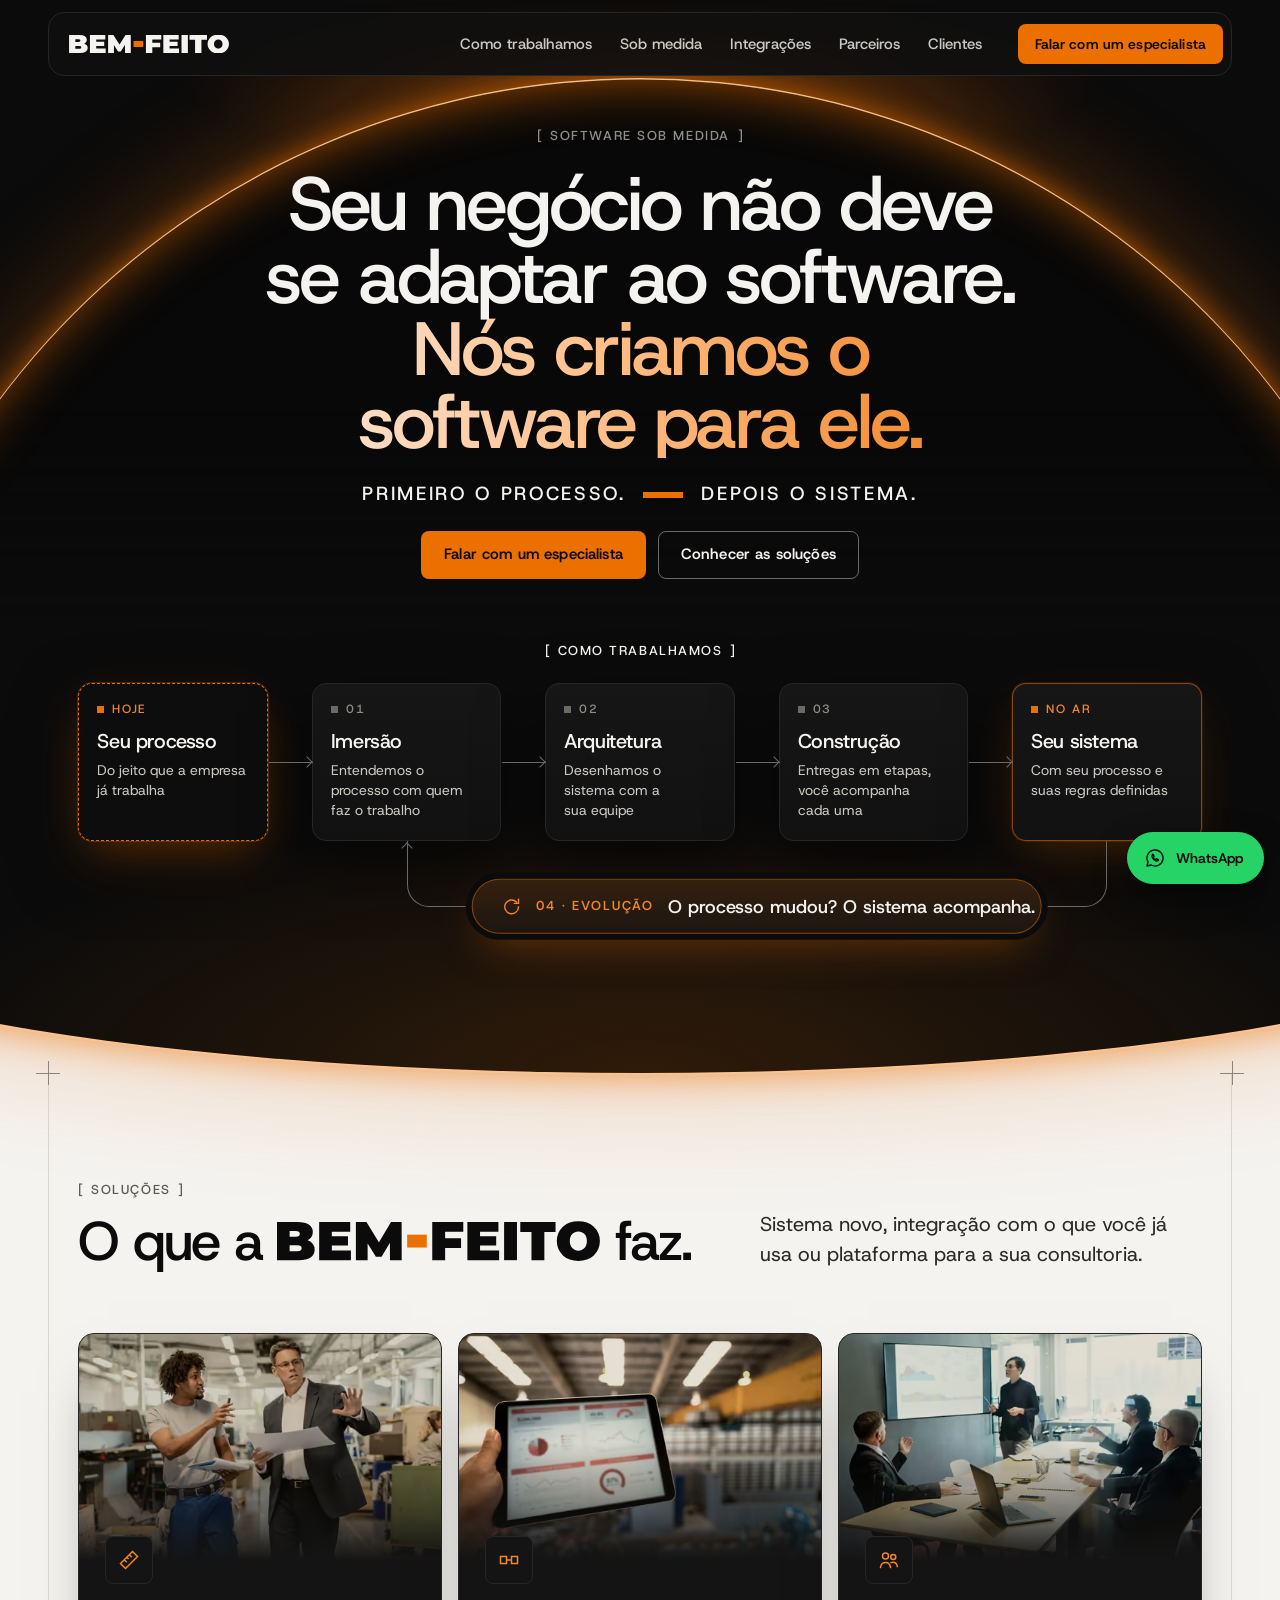
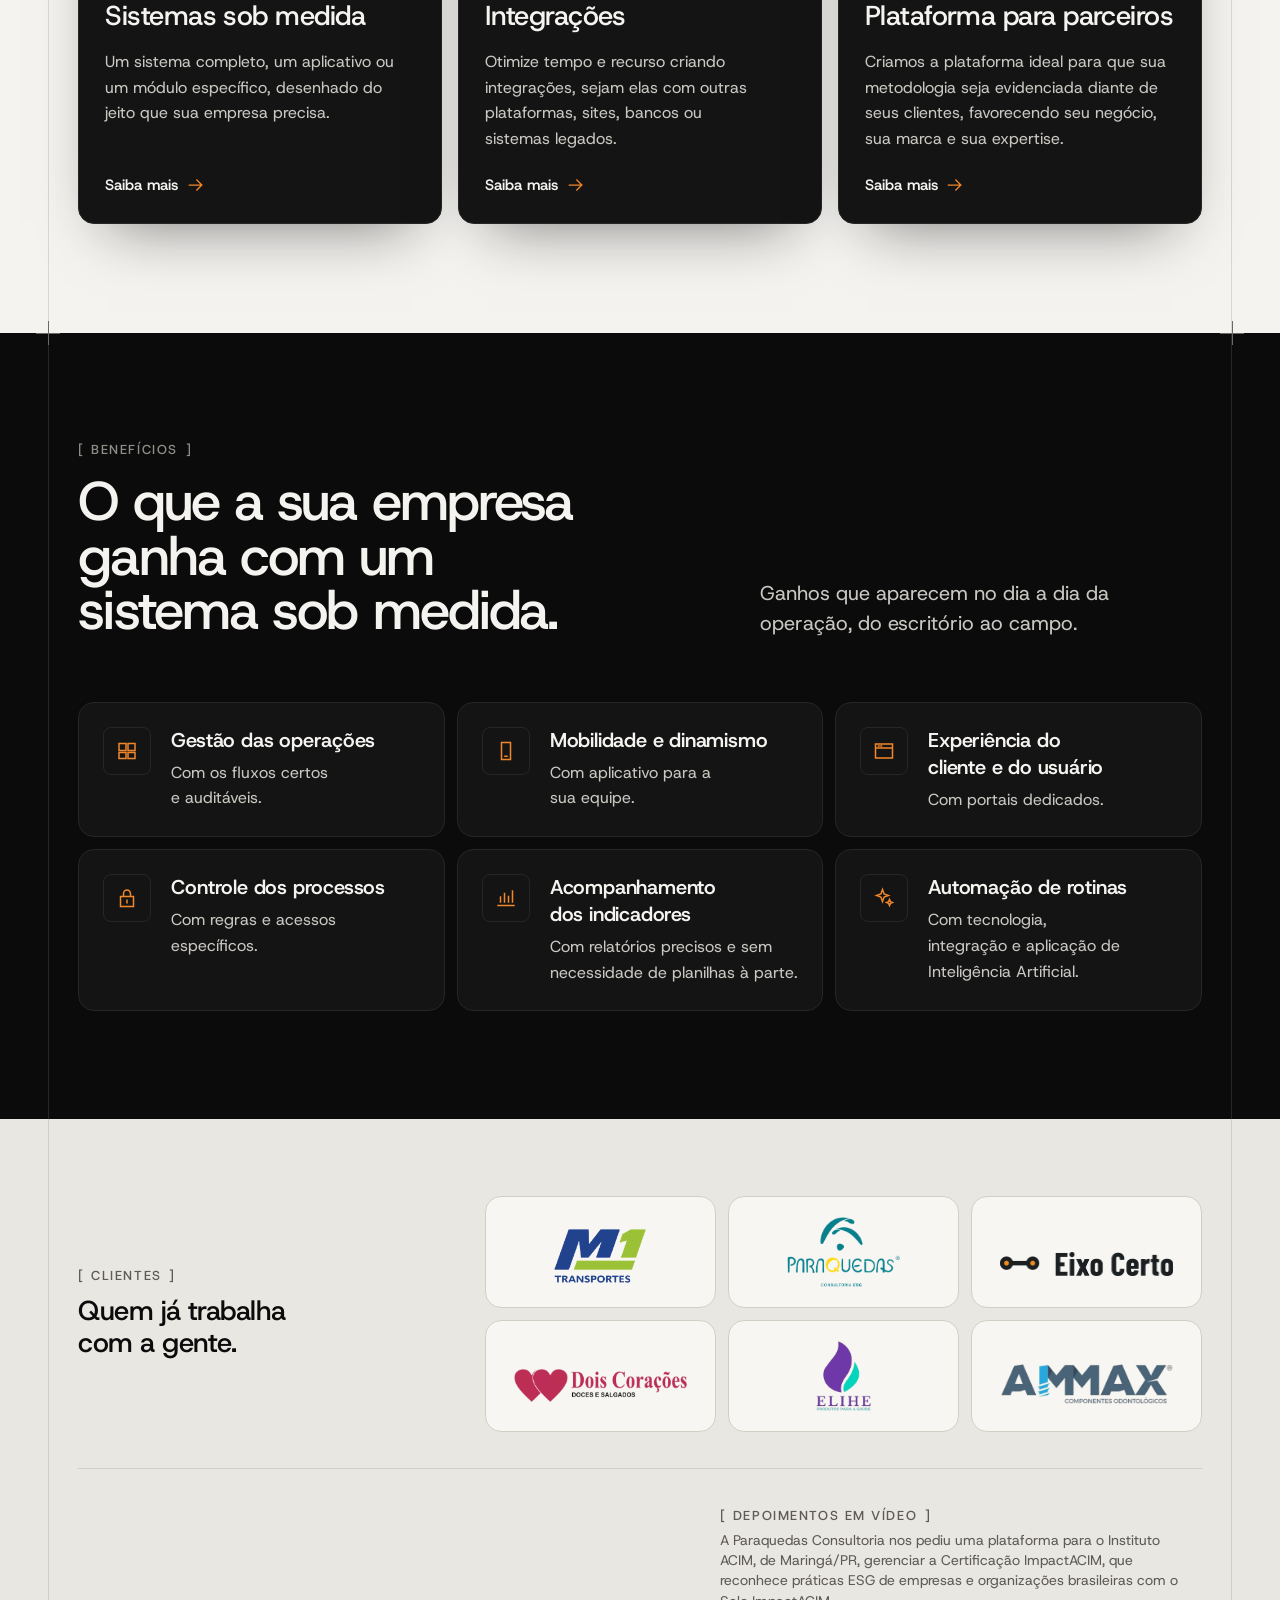
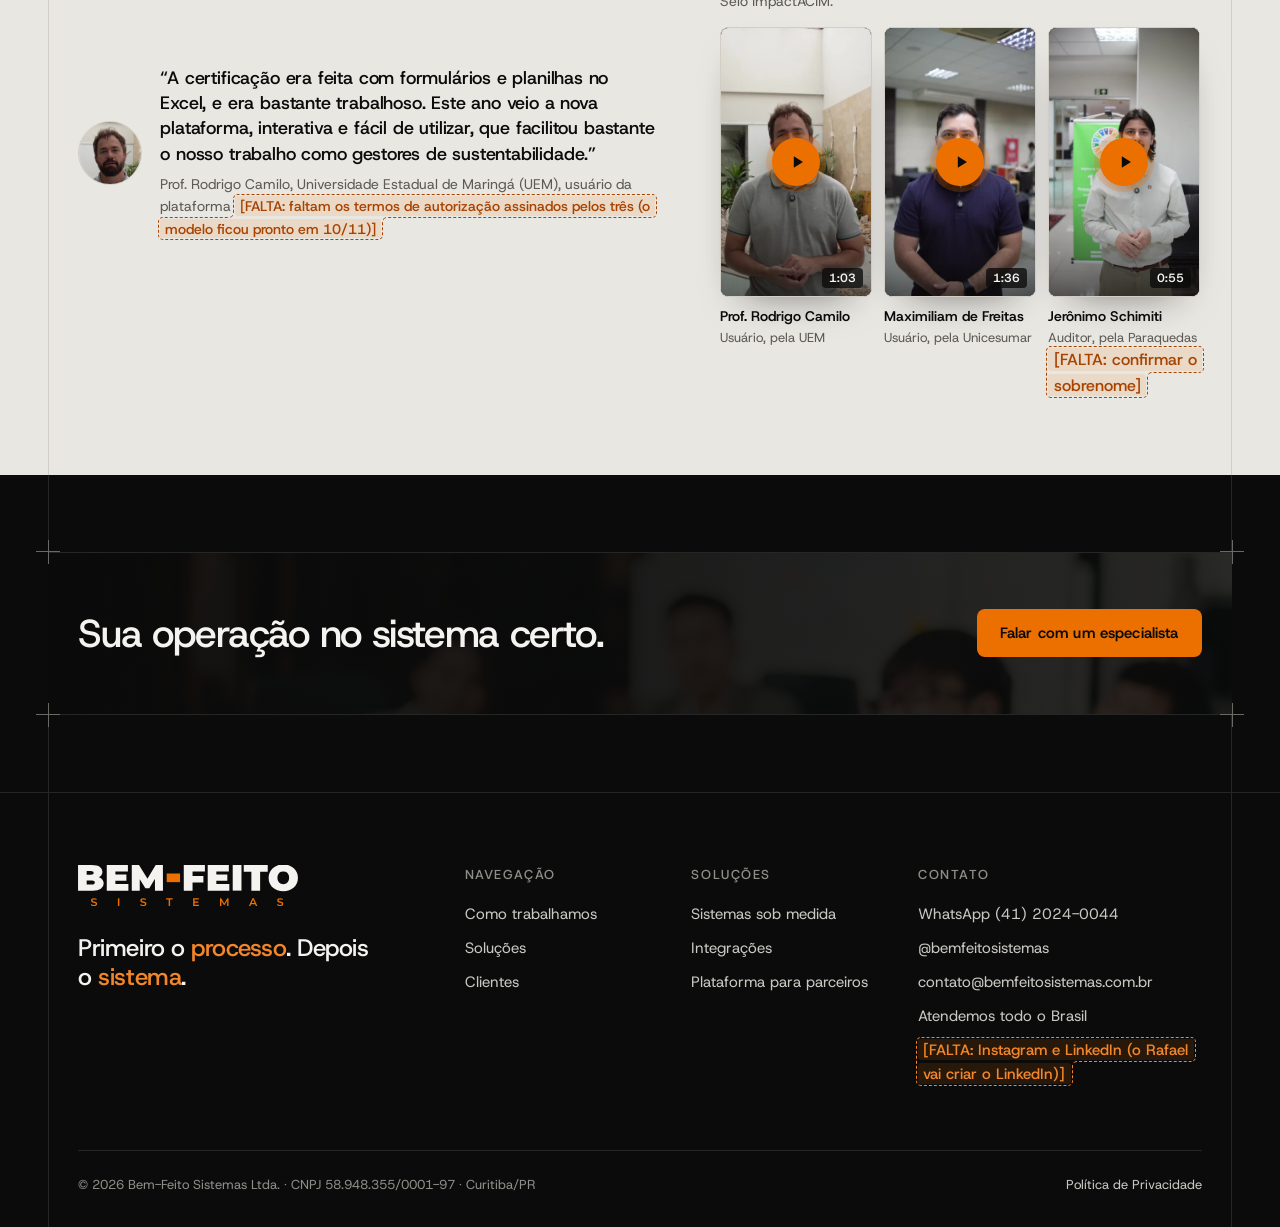
<file: index.html>
<!doctype html>
<html lang="pt-BR">
<head>
<meta charset="utf-8">
<meta name="viewport" content="width=device-width, initial-scale=1, viewport-fit=cover">
<title>Software sob medida em Curitiba | Bem-Feito Sistemas</title>
<meta name="description" content="Sistemas sob medida, integração com os sistemas que você já usa e plataforma para consultorias parceiras. Primeiro o processo, depois o sistema.">
<link rel="canonical" href="https://www.bemfeitosistemas.com.br/">
<meta name="theme-color" content="#0b0b0b">
<link rel="icon" href="favicon.svg" type="image/svg+xml">
<link rel="icon" href="favicon-32.png" sizes="32x32" type="image/png">
<link rel="apple-touch-icon" href="apple-touch-icon.png">
<link rel="manifest" href="site.webmanifest">
<meta property="og:type" content="website">
<meta property="og:locale" content="pt_BR">
<meta property="og:site_name" content="Bem-Feito Sistemas">
<meta property="og:title" content="Software sob medida em Curitiba | Bem-Feito Sistemas">
<meta property="og:description" content="Sistemas sob medida, integração com os sistemas que você já usa e plataforma para consultorias parceiras. Primeiro o processo, depois o sistema.">
<meta property="og:url" content="https://www.bemfeitosistemas.com.br/">
<meta property="og:image" content="https://www.bemfeitosistemas.com.br/assets/img/og-bem-feito.jpg">
<meta property="og:image:width" content="1200">
<meta property="og:image:height" content="630">
<meta name="twitter:card" content="summary_large_image">
<link rel="preload" href="assets/fonts/host-grotesk-400-600.woff2" as="font" type="font/woff2" crossorigin>
<link rel="stylesheet" href="assets/css/site.css">
<script>(function(h){h.classList.add('js');if(!/(^|\.)bemfeitosistemas\.com\.br$/.test(location.hostname))h.classList.add('previa');})(document.documentElement);</script>
<script src="assets/js/site.js" defer></script>
<script src="assets/js/eclipse.js" defer></script>
<script type="application/ld+json">{"@context": "https://schema.org", "@type": "Organization", "name": "Bem-Feito Sistemas", "legalName": "Bem-Feito Sistemas Ltda.", "url": "https://www.bemfeitosistemas.com.br/", "logo": "https://www.bemfeitosistemas.com.br/assets/img/icone-b-512.png", "taxID": "58.948.355/0001-97", "address": {"@type": "PostalAddress", "addressLocality": "Curitiba", "addressRegion": "PR", "addressCountry": "BR"}, "areaServed": "BR", "slogan": "Primeiro o processo. Depois o sistema.", "description": "Sistemas sob medida, integração com os sistemas que a empresa já usa e plataforma para consultorias parceiras."}</script>
</head>
<body>
<svg width="0" height="0" style="position:absolute" aria-hidden="true" focusable="false">
  <symbol id="i-seta" viewBox="0 0 24 24"><path d="M4 12h15M13 6l6 6-6 6"/></symbol>
  <symbol id="i-chev" viewBox="0 0 24 24"><path d="M6 9.5l6 6 6-6"/></symbol>
  <symbol id="i-menu" viewBox="0 0 24 24"><path d="M4 7h16M4 12h16M4 17h16"/></symbol>
  <symbol id="i-fechar" viewBox="0 0 24 24"><path d="M6 6l12 12M18 6L6 18"/></symbol>
  <symbol id="i-zap" viewBox="0 0 24 24"><path d="M12 3.25a8.75 8.75 0 0 0-7.6 13.08L3.25 20.75l4.53-1.1A8.75 8.75 0 1 0 12 3.25z"/><path d="M9.1 8.3c.25-.5.75-.5 1 0l.75 1.6c.12.28.05.58-.18.8l-.55.5c.5 1.1 1.35 1.95 2.45 2.45l.5-.55c.22-.23.52-.3.8-.18l1.6.75c.5.25.5.75 0 1-.75.6-1.65.8-2.55.5a6.6 6.6 0 0 1-4.12-4.12c-.3-.9-.1-1.8.3-2.25z"/></symbol>
  <symbol id="i-regua" viewBox="0 0 24 24"><path d="M3.5 15.5l12-12 5 5-12 12z M7.25 11.75l2 2 M9.75 9.25l1.25 1.25 M12.25 6.75l2 2"/></symbol>
  <symbol id="i-elo" viewBox="0 0 24 24"><path d="M3.5 8.5h6v7h-6z M14.5 8.5h6v7h-6z M9.5 12h5"/></symbol>
  <symbol id="i-parceiro" viewBox="0 0 24 24"><circle cx="8.5" cy="8" r="3"/><circle cx="16.25" cy="9" r="2.5"/><path d="M3.5 19.5c.4-3.3 2.4-5 5-5s4.6 1.7 5 5 M14 14.6c.6-.2 1.3-.3 2-.3 2.2 0 3.9 1.5 4.3 4.2"/></symbol>
  <symbol id="i-codigo" viewBox="0 0 24 24"><path d="M8.5 7l-5 5 5 5 M15.5 7l5 5-5 5 M13.5 4.5l-3 15"/></symbol>
  <symbol id="i-servidor" viewBox="0 0 24 24"><path d="M4 4.5h16v6H4z M4 13.5h16v6H4z M7.5 7.5h1 M7.5 16.5h1"/></symbol>
  <symbol id="i-laco" viewBox="0 0 24 24"><path d="M19.5 12a7.5 7.5 0 1 1-2.2-5.3 M19.5 3.75v4.5H15"/></symbol>
  <symbol id="i-erp" viewBox="0 0 24 24"><path d="M4 4.5h7v7H4z M13 4.5h7v7h-7z M4 13.5h7v6H4z M13 13.5h7v6h-7z"/></symbol>
  <symbol id="i-nota" viewBox="0 0 24 24"><path d="M6.5 3.5h8l4 4v13h-12z M14.5 3.5v4h4 M9 12h6 M9 15.5h6"/></symbol>
  <symbol id="i-financeiro" viewBox="0 0 24 24"><path d="M4 19.5h16 M6.5 16v-5 M10.5 16V7.5 M14.5 16v-5.5 M18.5 16V5"/></symbol>
  <symbol id="i-ouvidoria" viewBox="0 0 24 24"><path d="M4 5.5h16v10H10l-4.5 3.5v-3.5H4z M8 9.5h8 M8 12.5h5"/></symbol>
  <symbol id="i-360" viewBox="0 0 24 24"><path d="M19.5 12a7.5 7.5 0 1 1-2.2-5.3 M19.5 3.75v4.5H15"/><circle cx="12" cy="10.5" r="2.25"/><path d="M8.25 16.25c.6-1.7 2-2.6 3.75-2.6s3.15.9 3.75 2.6"/></symbol>
  <symbol id="i-esg" viewBox="0 0 24 24"><path d="M5 19.5c0-7.5 4.5-12.5 14.5-14.5-1 9-6 14-14.5 14.5z M5 19.5l7.5-7.5"/></symbol>
  <symbol id="i-banco" viewBox="0 0 24 24"><path d="M3.5 9.5L12 4.5l8.5 5 M5.5 10.5v7 M9.83 10.5v7 M14.17 10.5v7 M18.5 10.5v7 M3.5 19.5h17"/></symbol>
  <symbol id="i-processo" viewBox="0 0 24 24"><path d="M3.5 4h6v5h-6z M14.5 15h6v5h-6z M6.5 9v8.5h8 M11.5 15l3 2.5-3 2.5"/></symbol>
  <symbol id="i-sinc" viewBox="0 0 24 24"><path d="M4.5 10a7.5 7.5 0 0 1 13.2-3.6L19.5 8.5 M19.5 4v4.5H15 M19.5 14a7.5 7.5 0 0 1-13.2 3.6L4.5 15.5 M4.5 20v-4.5H9"/></symbol>
  <symbol id="i-local" viewBox="0 0 24 24"><path d="M12 21s-6.5-6.2-6.5-11a6.5 6.5 0 0 1 13 0c0 4.8-6.5 11-6.5 11z"/><circle cx="12" cy="10" r="2.25"/></symbol>
  <symbol id="i-celular" viewBox="0 0 24 24"><path d="M7.5 3.5h9v17h-9z M11 17.25h2"/></symbol>
  <symbol id="i-portal" viewBox="0 0 24 24"><path d="M3.5 5h17v14h-17z M3.5 9h17 M6.5 7h.5 M9 7h.5"/></symbol>
  <symbol id="i-play" viewBox="0 0 24 24"><path d="M8.5 5.75v12.5L18.5 12z"/></symbol>
  <symbol id="i-ia" viewBox="0 0 24 24"><path d="M10.5 3.5l1.6 4.4 4.4 1.6-4.4 1.6-1.6 4.4-1.6-4.4-4.4-1.6 4.4-1.6z M17.5 13.5l.9 2.1 2.1.9-2.1.9-.9 2.1-.9-2.1-2.1-.9 2.1-.9z"/></symbol>
  <symbol id="i-cadeado" viewBox="0 0 24 24"><path d="M5.5 10.5h13v10h-13z M8.5 10.5V7.5a3.5 3.5 0 0 1 7 0v3 M12 14.25v2.5"/></symbol>
</svg>

<a class="pular" href="#conteudo">Pular para o conteúdo</a>

<header class="topo" id="topo">
  <div class="envolve">
    <div class="topo__barra">
      <a class="topo__logo" href="./" aria-label="Bem-Feito Sistemas, página inicial">
        <img src="assets/img/bem-feito-compacta-escuro.svg" width="160" height="19" alt="Bem-Feito">
      </a>
      <nav class="nav" aria-label="Principal">
        <ul role="list">
          <li><a href="#metodo">Como trabalhamos</a></li>
          <li><a href="sob-medida/">Sob medida</a></li>
          <li><a href="integracoes/">Integrações</a></li>
          <li><a href="parceiros/">Parceiros</a></li>
          <li><a href="#clientes">Clientes</a></li>
        </ul>
      </nav>
      <div class="topo__acoes">
        <a class="btn btn--pri btn--p" href="https://wa.me/554120240044?text=Ol%C3%A1%2C%20vim%20pelo%20site%20da%20Bem-Feito." target="_blank" rel="noopener" data-evento="whatsapp_click" data-local="topo">Falar com um especialista</a>
      </div>
      <button class="topo__menu" type="button" aria-expanded="false" aria-controls="menu"><span>Menu</span><svg class="i" aria-hidden="true"><use href="#i-menu"/></svg></button>
    </div>
  </div>
</header>

<div class="menu" id="menu" hidden>
  <nav aria-label="Menu">
    <ul role="list">
          <li><a href="#metodo">Como trabalhamos <svg class="i" aria-hidden="true"><use href="#i-seta"/></svg></a></li>
          <li><a href="sob-medida/">Sob medida <svg class="i" aria-hidden="true"><use href="#i-seta"/></svg></a></li>
          <li><a href="integracoes/">Integrações <svg class="i" aria-hidden="true"><use href="#i-seta"/></svg></a></li>
          <li><a href="parceiros/">Parceiros <svg class="i" aria-hidden="true"><use href="#i-seta"/></svg></a></li>
          <li><a href="#clientes">Clientes <svg class="i" aria-hidden="true"><use href="#i-seta"/></svg></a></li>
    </ul>
  </nav>
  <div class="acoes">
    <a class="btn btn--pri" href="https://wa.me/554120240044?text=Ol%C3%A1%2C%20vim%20pelo%20site%20da%20Bem-Feito." target="_blank" rel="noopener" data-evento="whatsapp_click" data-local="menu">Falar com um especialista</a>
  </div>
</div>

<main id="conteudo">

  <!-- 1. Topo: quem somos em uma frase + como trabalhamos (do processo ao sistema) -->
  <section class="cupula heroi" aria-labelledby="heroi-titulo">
    <div class="heroi__topo">
      <!-- planeta atrás do texto do topo (globo em 3D; sem WebGL, o planeta em CSS) -->
      <div class="heroi__planeta" data-eclipse aria-hidden="true"><div class="horizonte"></div></div>
      <div class="envolve heroi__texto">
        <p class="colchete">Software sob medida</p>
        <h1 class="t-display" id="heroi-titulo">Seu negócio não deve se adaptar ao software. <span class="degrade">Nós criamos o software para ele.</span></h1>
        <p class="frase"><span>Primeiro o processo.</span><span class="frase__barra" aria-hidden="true"></span><span>Depois o sistema.</span></p>
        <div class="acoes">
          <a class="btn btn--pri" href="https://wa.me/554120240044?text=Ol%C3%A1%2C%20vim%20pelo%20site%20da%20Bem-Feito." target="_blank" rel="noopener" data-evento="whatsapp_click" data-local="heroi">Falar com um especialista</a>
          <a class="btn btn--sec" href="#solucoes">Conhecer as soluções</a>
        </div>
      </div>
    </div>

    <div class="heroi__palco">
      <div class="envolve">
        <div class="fluxo-bloco" id="metodo">
          <h2 class="colchete fluxo-bloco__rotulo">Como trabalhamos</h2>
          <ol class="fluxo" role="list" data-fluxo>
            <li class="fluxo__no fluxo__no--processo">
              <p class="fluxo__tag">Hoje</p>
              <h3 class="fluxo__titulo">Seu processo</h3>
              <p class="fluxo__txt">Do jeito que a empresa já trabalha</p>
            </li>
            <li class="fluxo__no">
              <p class="fluxo__tag">01</p>
              <h3 class="fluxo__titulo">Imersão</h3>
              <p class="fluxo__txt">Entendemos o processo com quem faz o trabalho</p>
            </li>
            <li class="fluxo__no">
              <p class="fluxo__tag">02</p>
              <h3 class="fluxo__titulo">Arquitetura</h3>
              <p class="fluxo__txt">Desenhamos o sistema com a sua equipe</p>
            </li>
            <li class="fluxo__no">
              <p class="fluxo__tag">03</p>
              <h3 class="fluxo__titulo">Construção</h3>
              <p class="fluxo__txt">Entregas em etapas, você acompanha cada uma</p>
            </li>
            <li class="fluxo__no fluxo__no--sistema">
              <p class="fluxo__tag">No ar</p>
              <h3 class="fluxo__titulo">Seu sistema</h3>
              <p class="fluxo__txt">Com seu processo e suas regras definidas</p>
            </li>
            <li class="fluxo__laco"><p><svg class="i" aria-hidden="true"><use href="#i-laco"/></svg><b>04 · Evolução</b> <span>O processo mudou? O sistema acompanha.</span></p></li>
          </ol>
        </div>
      </div>
    </div>
  </section>

  <!-- 2. Soluções: cada cartão leva à sua página -->
  <section class="secao claro linhas" id="solucoes" aria-labelledby="solucoes-titulo">
    <span class="cruz cruz--te" aria-hidden="true"></span><span class="cruz cruz--td" aria-hidden="true"></span>
    <div class="envolve">
      <div class="cab">
        <div class="cab__titulo">
          <p class="colchete">Soluções</p>
          <h2 class="t-secao" id="solucoes-titulo">O que a <svg class="marca-em-linha" viewBox="5.70 -70.00 591.90 70.00" role="img" aria-label="Bem-Feito" focusable="false"><g fill="currentColor"><path d="M5.7 0.0V-70.0H43.1Q57.6 -70.0 64.5 -64.85Q71.4 -59.7 71.4 -51.7Q71.4 -46.400000000000006 68.45 -42.25Q65.5 -38.1 59.900000000000006 -35.7Q54.300000000000004 -33.300000000000004 46.1 -33.300000000000004L48.1 -38.7Q56.300000000000004 -38.7 62.25 -36.400000000000006Q68.2 -34.1 71.45 -29.75Q74.7 -25.400000000000002 74.7 -19.3Q74.7 -10.200000000000001 67.15 -5.1000000000000005Q59.6 0.0 45.1 0.0ZM28.900000000000002 -16.5H43.1Q47.0 -16.5 48.95 -17.9Q50.900000000000006 -19.3 50.900000000000006 -22.0Q50.900000000000006 -24.700000000000003 48.95 -26.1Q47.0 -27.5 43.1 -27.5H27.3V-43.1H39.900000000000006Q43.900000000000006 -43.1 45.75 -44.45Q47.6 -45.800000000000004 47.6 -48.300000000000004Q47.6 -50.900000000000006 45.75 -52.2Q43.900000000000006 -53.5 39.900000000000006 -53.5H28.900000000000002Z"/><path d="M83.00000000000001 0.0V-70.0H139.9V-52.2H106.20000000000002V-17.8H141.20000000000002V0.0ZM104.60000000000001 -27.0V-44.0H135.8V-27.0Z"/><path d="M150.3 0.0V-70.0H169.70000000000002L197.70000000000002 -24.3H187.50000000000003L214.70000000000005 -70.0H234.10000000000002L234.3 0.0H212.8L212.60000000000002 -37.6H216.00000000000003L197.40000000000003 -6.300000000000001H187.00000000000003L167.60000000000002 -37.6H171.8V0.0Z"/><path transform="translate(284.60 0)" d="M5.7 0.0V-70.0H62.6V-52.2H29.3V0.0ZM27.700000000000003 -22.400000000000002V-40.2H58.5V-22.400000000000002Z"/><path transform="translate(284.60 0)" d="M70.10000000000001 0.0V-70.0H127.0V-52.2H93.30000000000001V-17.8H128.3V0.0ZM91.7 -27.0V-44.0H122.9V-27.0Z"/><path transform="translate(284.60 0)" d="M137.39999999999998 0.0V-70.0H161.0V0.0Z"/><path transform="translate(284.60 0)" d="M187.6 0.0V-51.7H167.1V-70.0H231.7V-51.7H211.2V0.0Z"/><path transform="translate(284.60 0)" d="M273.6 1.6Q265.0 1.6 257.75 -1.1Q250.5 -3.8000000000000003 245.2 -8.75Q239.9 -13.700000000000001 236.95 -20.400000000000002Q234.0 -27.1 234.0 -35.0Q234.0 -43.0 236.95 -49.650000000000006Q239.9 -56.300000000000004 245.2 -61.25Q250.5 -66.2 257.75 -68.9Q265.0 -71.60000000000001 273.5 -71.60000000000001Q282.1 -71.60000000000001 289.3 -68.9Q296.5 -66.2 301.8 -61.25Q307.1 -56.300000000000004 310.05 -49.650000000000006Q313.0 -43.0 313.0 -35.0Q313.0 -27.1 310.05 -20.400000000000002Q307.1 -13.700000000000001 301.8 -8.75Q296.5 -3.8000000000000003 289.3 -1.1Q282.1 1.6 273.6 1.6ZM273.5 -17.5Q276.8 -17.5 279.65 -18.700000000000003Q282.5 -19.900000000000002 284.65 -22.150000000000002Q286.8 -24.400000000000002 288.0 -27.650000000000002Q289.2 -30.900000000000002 289.2 -35.0Q289.2 -39.1 288.0 -42.35Q286.8 -45.6 284.65 -47.85Q282.5 -50.1 279.65 -51.3Q276.8 -52.5 273.5 -52.5Q270.2 -52.5 267.35 -51.3Q264.5 -50.1 262.35 -47.85Q260.2 -45.6 259.0 -42.35Q257.8 -39.1 257.8 -35.0Q257.8 -30.900000000000002 259.0 -27.650000000000002Q260.2 -24.400000000000002 262.35 -22.150000000000002Q264.5 -19.900000000000002 267.35 -18.700000000000003Q270.2 -17.5 273.5 -17.5Z"/></g><rect x="244.30" y="-46.80" width="36.00" height="23.60" fill="#EC7000"/></svg> faz.</h2>
        </div>
        <p class="t-grande">Sistema novo, integração com o que você já usa ou plataforma para a sua consultoria.</p>
      </div>
      <div class="pilares">
          <article class="pilar escuro">
            <picture class="pilar__foto">
          <source type="image/avif" srcset="assets/img/fotos/sob-medida-480.avif 480w, assets/img/fotos/sob-medida-800.avif 800w, assets/img/fotos/sob-medida-1200.avif 1200w" sizes="(min-width: 1024px) 400px, (min-width: 521px) 38vw, 100vw">
          <img src="assets/img/fotos/sob-medida-800.jpg" srcset="assets/img/fotos/sob-medida-480.jpg 480w, assets/img/fotos/sob-medida-800.jpg 800w, assets/img/fotos/sob-medida-1200.jpg 1200w" sizes="(min-width: 1024px) 400px, (min-width: 521px) 38vw, 100vw" width="1200" height="750" alt="Gestor e operador conversam sobre a produção no chão da fábrica" loading="lazy" decoding="async">
        </picture>
            <div class="pilar__corpo">
              <span class="pilar__icone" aria-hidden="true"><svg class="i i--g"><use href="#i-regua"/></svg></span>
              <h3 class="t-titulo-3">Sistemas sob medida</h3>
              <p>Um sistema completo, um aplicativo ou um módulo específico, desenhado do jeito que sua empresa precisa.</p>
              <a class="seta" href="sob-medida/">Saiba mais <svg class="i" aria-hidden="true"><use href="#i-seta"/></svg></a>
            </div>
          </article>
          <article class="pilar escuro">
            <picture class="pilar__foto">
          <source type="image/avif" srcset="assets/img/fotos/integracoes-480.avif 480w, assets/img/fotos/integracoes-800.avif 800w, assets/img/fotos/integracoes-1200.avif 1200w" sizes="(min-width: 1024px) 400px, (min-width: 521px) 38vw, 100vw">
          <img src="assets/img/fotos/integracoes-800.jpg" srcset="assets/img/fotos/integracoes-480.jpg 480w, assets/img/fotos/integracoes-800.jpg 800w, assets/img/fotos/integracoes-1200.jpg 1200w" sizes="(min-width: 1024px) 400px, (min-width: 521px) 38vw, 100vw" width="1200" height="750" alt="Gestor com um tablet de indicadores no galpão" loading="lazy" decoding="async">
        </picture>
            <div class="pilar__corpo">
              <span class="pilar__icone" aria-hidden="true"><svg class="i i--g"><use href="#i-elo"/></svg></span>
              <h3 class="t-titulo-3">Integrações</h3>
              <p>Otimize tempo e recurso criando integrações, sejam elas com outras plataformas, sites, bancos ou sistemas legados.</p>
              <a class="seta" href="integracoes/">Saiba mais <svg class="i" aria-hidden="true"><use href="#i-seta"/></svg></a>
            </div>
          </article>
          <article class="pilar escuro" id="parceiros">
            <picture class="pilar__foto">
          <source type="image/avif" srcset="assets/img/fotos/parceiros-480.avif 480w, assets/img/fotos/parceiros-800.avif 800w, assets/img/fotos/parceiros-1200.avif 1200w" sizes="(min-width: 1024px) 400px, (min-width: 521px) 38vw, 100vw">
          <img src="assets/img/fotos/parceiros-800.jpg" srcset="assets/img/fotos/parceiros-480.jpg 480w, assets/img/fotos/parceiros-800.jpg 800w, assets/img/fotos/parceiros-1200.jpg 1200w" sizes="(min-width: 1024px) 400px, (min-width: 521px) 38vw, 100vw" width="1200" height="750" alt="Consultora apresentando um relatório para a diretoria" loading="lazy" decoding="async">
        </picture>
            <div class="pilar__corpo">
              <span class="pilar__icone" aria-hidden="true"><svg class="i i--g"><use href="#i-parceiro"/></svg></span>
              <h3 class="t-titulo-3">Plataforma para parceiros</h3>
              <p>Criamos a plataforma ideal para que sua metodologia seja evidenciada diante de seus clientes, favorecendo seu negócio, sua marca e sua expertise.</p>
              <a class="seta" href="parceiros/">Saiba mais <svg class="i" aria-hidden="true"><use href="#i-seta"/></svg></a>
            </div>
          </article>
      </div>
    </div>
  </section>

  <!-- 2b. Benefícios (Rafael, 10/11): o que a empresa ganha com um sistema sob medida -->
  <section class="secao linhas beneficios" id="beneficios" aria-labelledby="beneficios-titulo">
    <span class="cruz cruz--te" aria-hidden="true"></span><span class="cruz cruz--td" aria-hidden="true"></span>
    <div class="envolve">
      <div class="cab">
        <div class="cab__titulo">
          <p class="colchete">Benefícios</p>
          <h2 class="t-secao" id="beneficios-titulo">O que a sua empresa ganha com um sistema sob medida.</h2>
        </div>
        <p class="t-grande">Ganhos que aparecem no dia a dia da operação, do escritório ao campo.</p>
      </div>
      <ul class="construimos construimos--6" role="list">
        <li class="opcao">
          <span class="pilar__icone" aria-hidden="true"><svg class="i i--g"><use href="#i-erp"/></svg></span>
          <div>
            <h3 class="t-titulo-4">Gestão das operações</h3>
            <p>Com os fluxos certos e auditáveis.</p>
          </div>
        </li>
        <li class="opcao">
          <span class="pilar__icone" aria-hidden="true"><svg class="i i--g"><use href="#i-celular"/></svg></span>
          <div>
            <h3 class="t-titulo-4">Mobilidade e dinamismo</h3>
            <p>Com aplicativo para a sua equipe.</p>
          </div>
        </li>
        <li class="opcao">
          <span class="pilar__icone" aria-hidden="true"><svg class="i i--g"><use href="#i-portal"/></svg></span>
          <div>
            <h3 class="t-titulo-4">Experiência do cliente e do usuário</h3>
            <p>Com portais dedicados.</p>
          </div>
        </li>
        <li class="opcao">
          <span class="pilar__icone" aria-hidden="true"><svg class="i i--g"><use href="#i-cadeado"/></svg></span>
          <div>
            <h3 class="t-titulo-4">Controle dos processos</h3>
            <p>Com regras e acessos específicos.</p>
          </div>
        </li>
        <li class="opcao">
          <span class="pilar__icone" aria-hidden="true"><svg class="i i--g"><use href="#i-financeiro"/></svg></span>
          <div>
            <h3 class="t-titulo-4">Acompanhamento dos indicadores</h3>
            <p>Com relatórios precisos e sem necessidade de planilhas à parte.</p>
          </div>
        </li>
        <li class="opcao">
          <span class="pilar__icone" aria-hidden="true"><svg class="i i--g"><use href="#i-ia"/></svg></span>
          <div>
            <h3 class="t-titulo-4">Automação de rotinas</h3>
            <p>Com tecnologia, integração e aplicação de Inteligência Artificial.</p>
          </div>
        </li>
      </ul>
    </div>
  </section>

  <!-- 3. Clientes: logos, a frase do Rodrigo e os três depoimentos em vídeo (pequenos; abrem grandes no clique) -->
  <section class="secao claro cinza clientes linhas" id="clientes" aria-labelledby="clientes-titulo">
    <div class="envolve clientes__grade">
      <div class="clientes__cab">
        <p class="colchete">Clientes</p>
        <h2 class="t-titulo-3" id="clientes-titulo">Quem já trabalha com a gente.</h2>
      </div>
      <ul class="logos" role="list" aria-label="Clientes e parceiros">
        <li><picture><source type="image/webp" srcset="assets/img/clientes/m1-transportes.webp"><img src="assets/img/clientes/m1-transportes.png" width="326" height="192" alt="M1 Transportes" loading="lazy" decoding="async"></picture></li>
        <li><picture><source type="image/webp" srcset="assets/img/clientes/paraquedas-consultoria-esg.webp"><img class="logo--alto" src="assets/img/clientes/paraquedas-consultoria-esg.png" width="309" height="192" alt="Paraquedas Consultoria ESG" loading="lazy" decoding="async"></picture></li>
        <li><picture><source type="image/webp" srcset="assets/img/clientes/eixo-certo.webp"><img class="logo--largo" src="assets/img/clientes/eixo-certo.png" width="707" height="96" alt="Eixo Certo" loading="lazy" decoding="async"></picture></li>
        <li><picture><source type="image/webp" srcset="assets/img/clientes/dois-coracoes.webp"><img class="logo--largo" src="assets/img/clientes/dois-coracoes.png" width="505" height="96" alt="Dois Corações Doces e Salgados" loading="lazy" decoding="async"></picture></li>
        <li><picture><source type="image/webp" srcset="assets/img/clientes/elihe.webp"><img class="logo--alto" src="assets/img/clientes/elihe.png" width="151" height="192" alt="Elihe Produtos para a Saúde" loading="lazy" decoding="async"></picture></li>
        <li><picture><source type="image/webp" srcset="assets/img/clientes/ammax.webp"><img class="logo--largo" src="assets/img/clientes/ammax.png" width="424" height="96" alt="AMMAX Componentes Odontológicos" loading="lazy" decoding="async"></picture></li>
      </ul>
      <div class="clientes__depo">
        <!-- Depoimento (04/11): frase do Rodrigo, tirada do vídeo -->
        <figure class="depoimento">
          <img class="depoimento__foto" src="assets/img/depoimentos/rodrigo-camilo.jpg" alt="" width="160" height="160" loading="lazy" decoding="async">
          <blockquote><p>“A certificação era feita com formulários e planilhas no Excel, e era bastante trabalhoso. Este ano veio a nova plataforma, interativa e fácil de utilizar, que facilitou bastante o nosso trabalho como gestores de sustentabilidade.”</p></blockquote>
          <figcaption>Prof. Rodrigo Camilo, Universidade Estadual de Maringá (UEM), usuário da plataforma <span class="falta">[FALTA: faltam os termos de autorização assinados pelos três (o modelo ficou pronto em 10/11)]</span></figcaption>
        </figure>
        <div class="depo-mini">
          <div class="depo-mini__cab">
            <p class="colchete">Depoimentos em vídeo</p>
            <p class="depo-mini__contexto">A Paraquedas Consultoria nos pediu uma plataforma para o Instituto ACIM, de Maringá/PR, gerenciar a Certificação ImpactACIM, que reconhece práticas ESG de empresas e organizações brasileiras com o Selo ImpactACIM.</p>
          </div>
          <ul class="depo-mini__lista" role="list">
          <li>
            <a class="depo-mini__item" href="assets/video/depoimentos/rodrigo.mp4" data-depo-video="assets/video/depoimentos/rodrigo.mp4" data-depo-capa="assets/video/depoimentos/rodrigo-capa.jpg" data-depo-nome="Prof. Rodrigo Camilo" data-depo-cargo="Universidade Estadual de Maringá (UEM), usuário da plataforma" data-local="home-clientes" aria-label="Depoimento em vídeo: Prof. Rodrigo Camilo, Usuário, pela UEM, 1:03">
              <span class="depo-mini__capa">
                <picture><source type="image/webp" srcset="assets/video/depoimentos/rodrigo-mini.webp"><img src="assets/video/depoimentos/rodrigo-mini.jpg" width="360" height="640" alt="" loading="lazy" decoding="async"></picture>
                <span class="depo-mini__play" aria-hidden="true"><svg class="i i--cheio"><use href="#i-play"/></svg></span>
                <span class="depo-mini__tempo" aria-hidden="true">1:03</span>
              </span>
              <span class="depo-mini__nome">Prof. Rodrigo Camilo</span>
              <span class="depo-mini__cargo">Usuário, pela UEM</span>
            </a>
          </li>
          <li>
            <a class="depo-mini__item" href="assets/video/depoimentos/max.mp4" data-depo-video="assets/video/depoimentos/max.mp4" data-depo-capa="assets/video/depoimentos/max-capa.jpg" data-depo-nome="Maximiliam de Freitas" data-depo-cargo="Supervisor Ambiental da Unicesumar, usuário da plataforma" data-local="home-clientes" aria-label="Depoimento em vídeo: Maximiliam de Freitas, Usuário, pela Unicesumar, 1:36">
              <span class="depo-mini__capa">
                <picture><source type="image/webp" srcset="assets/video/depoimentos/max-mini.webp"><img src="assets/video/depoimentos/max-mini.jpg" width="360" height="640" alt="" loading="lazy" decoding="async"></picture>
                <span class="depo-mini__play" aria-hidden="true"><svg class="i i--cheio"><use href="#i-play"/></svg></span>
                <span class="depo-mini__tempo" aria-hidden="true">1:36</span>
              </span>
              <span class="depo-mini__nome">Maximiliam de Freitas</span>
              <span class="depo-mini__cargo">Usuário, pela Unicesumar</span>
            </a>
          </li>
          <li>
            <a class="depo-mini__item" href="assets/video/depoimentos/jeronimo.mp4" data-depo-video="assets/video/depoimentos/jeronimo.mp4" data-depo-capa="assets/video/depoimentos/jeronimo-capa.jpg" data-depo-nome="Jerônimo Schimiti" data-depo-cargo="Paraquedas Consultoria, auditor dos projetos em avaliação" data-local="home-clientes" aria-label="Depoimento em vídeo: Jerônimo Schimiti, Auditor, pela Paraquedas, 0:55">
              <span class="depo-mini__capa">
                <picture><source type="image/webp" srcset="assets/video/depoimentos/jeronimo-mini.webp"><img src="assets/video/depoimentos/jeronimo-mini.jpg" width="360" height="640" alt="" loading="lazy" decoding="async"></picture>
                <span class="depo-mini__play" aria-hidden="true"><svg class="i i--cheio"><use href="#i-play"/></svg></span>
                <span class="depo-mini__tempo" aria-hidden="true">0:55</span>
              </span>
              <span class="depo-mini__nome">Jerônimo Schimiti</span>
              <span class="depo-mini__cargo">Auditor, pela Paraquedas</span>
            </a> <span class="falta">[FALTA: confirmar o sobrenome]</span>
          </li>
          </ul>
        </div>
      </div>
    </div>
  </section>
  <!-- janela do vídeo (site.js): abre por cima da página; fecha no botão, no Esc ou clicando fora do vídeo -->
  <dialog class="depo-modal escuro" id="depo-modal" aria-labelledby="depo-modal-nome">
    <div class="depo-modal__caixa">
      <button class="depo-modal__fechar" type="button" autofocus><span>Fechar</span><svg class="i" aria-hidden="true"><use href="#i-fechar"/></svg></button>
      <video class="depo-modal__video" controls playsinline preload="none" width="720" height="1280"></video>
      <p class="depo-modal__legenda"><b id="depo-modal-nome">Depoimento em vídeo</b> <span></span></p>
    </div>
  </dialog>

  <!-- 4. Próximo passo (uma linha só). As perguntas frequentes saíram por enquanto (pedido do Rafael em 31/10). -->
  <section class="proximo linhas" id="proximo-passo" aria-labelledby="proximo-titulo">
    <div class="envolve">
      <div class="proximo__caixa">
        <div class="proximo__foto">
        <picture>
          <source type="image/avif" srcset="assets/img/fotos/proximo-800.avif 800w, assets/img/fotos/proximo-1600.avif 1600w" sizes="100vw">
          <img src="assets/img/fotos/proximo-1600.jpg" srcset="assets/img/fotos/proximo-800.jpg 800w, assets/img/fotos/proximo-1600.jpg 1600w" sizes="100vw" width="1600" height="900" alt="" loading="lazy" decoding="async">
        </picture>
        </div>
        <span class="proximo__linha proximo__linha--t" aria-hidden="true"></span><span class="proximo__linha proximo__linha--b" aria-hidden="true"></span>
        <span class="cruz cruz--c-te" aria-hidden="true"></span><span class="cruz cruz--c-td" aria-hidden="true"></span>
        <span class="cruz cruz--c-be" aria-hidden="true"></span><span class="cruz cruz--c-bd" aria-hidden="true"></span>
        <h2 class="t-secao proximo__titulo" id="proximo-titulo">Sua operação no sistema certo.</h2>
        <a class="btn btn--pri" href="https://wa.me/554120240044?text=Ol%C3%A1%2C%20vim%20pelo%20site%20da%20Bem-Feito." target="_blank" rel="noopener" data-evento="whatsapp_click" data-local="proximo-passo">Falar com um especialista</a>
      </div>
    </div>
  </section>

</main>

<footer class="rodape linhas">
  <div class="envolve">
    <div class="rodape__topo">
      <div class="rodape__marca">
        <img src="assets/img/bem-feito-principal-escuro.svg" width="220" height="42" alt="Bem-Feito Sistemas">
        <p class="rodape__frase">Primeiro o <span class="destaque">processo</span>. Depois o <span class="destaque">sistema</span>.</p>
      </div>
      <nav aria-labelledby="rodape-nav">
        <h2 id="rodape-nav">Navegação</h2>
        <ul role="list">
          <li><a href="#metodo">Como trabalhamos</a></li>
          <li><a href="#solucoes">Soluções</a></li>
          <li><a href="#clientes">Clientes</a></li>
        </ul>
      </nav>
      <nav aria-labelledby="rodape-sol">
        <h2 id="rodape-sol">Soluções</h2>
        <ul role="list">
          <li><a href="sob-medida/">Sistemas sob medida</a></li>
          <li><a href="integracoes/">Integrações</a></li>
          <li><a href="parceiros/">Plataforma para parceiros</a></li>
        </ul>
      </nav>
      <div>
        <h2>Contato</h2>
        <ul role="list">
          <li><a href="https://wa.me/554120240044?text=Ol%C3%A1%2C%20vim%20pelo%20site%20da%20Bem-Feito." target="_blank" rel="noopener" data-evento="whatsapp_click" data-local="rodape">WhatsApp (41) 2024-0044</a></li>
          <li>@bemfeitosistemas</li>
          <li><a href="mailto:contato@bemfeitosistemas.com.br">contato@bemfeitosistemas.com.br</a></li>
          <li>Atendemos todo o Brasil</li>
          <li class="so-previa"><span class="falta">[FALTA: Instagram e LinkedIn (o Rafael vai criar o LinkedIn)]</span></li>
        </ul>
      </div>
    </div>
    <div class="rodape__base">
      <p>© 2026 Bem-Feito Sistemas Ltda. · CNPJ 58.948.355/0001-97 · Curitiba/PR</p>
      <p><a href="privacidade/">Política de Privacidade</a></p>
    </div>
  </div>
</footer>

<a class="zap" href="https://wa.me/554120240044?text=Ol%C3%A1%2C%20vim%20pelo%20site%20da%20Bem-Feito." target="_blank" rel="noopener" data-evento="whatsapp_click" data-local="flutuante" aria-label="Conversar no WhatsApp"><svg class="i" aria-hidden="true"><use href="#i-zap"/></svg><span>WhatsApp</span></a>
</body>
</html>
</file>
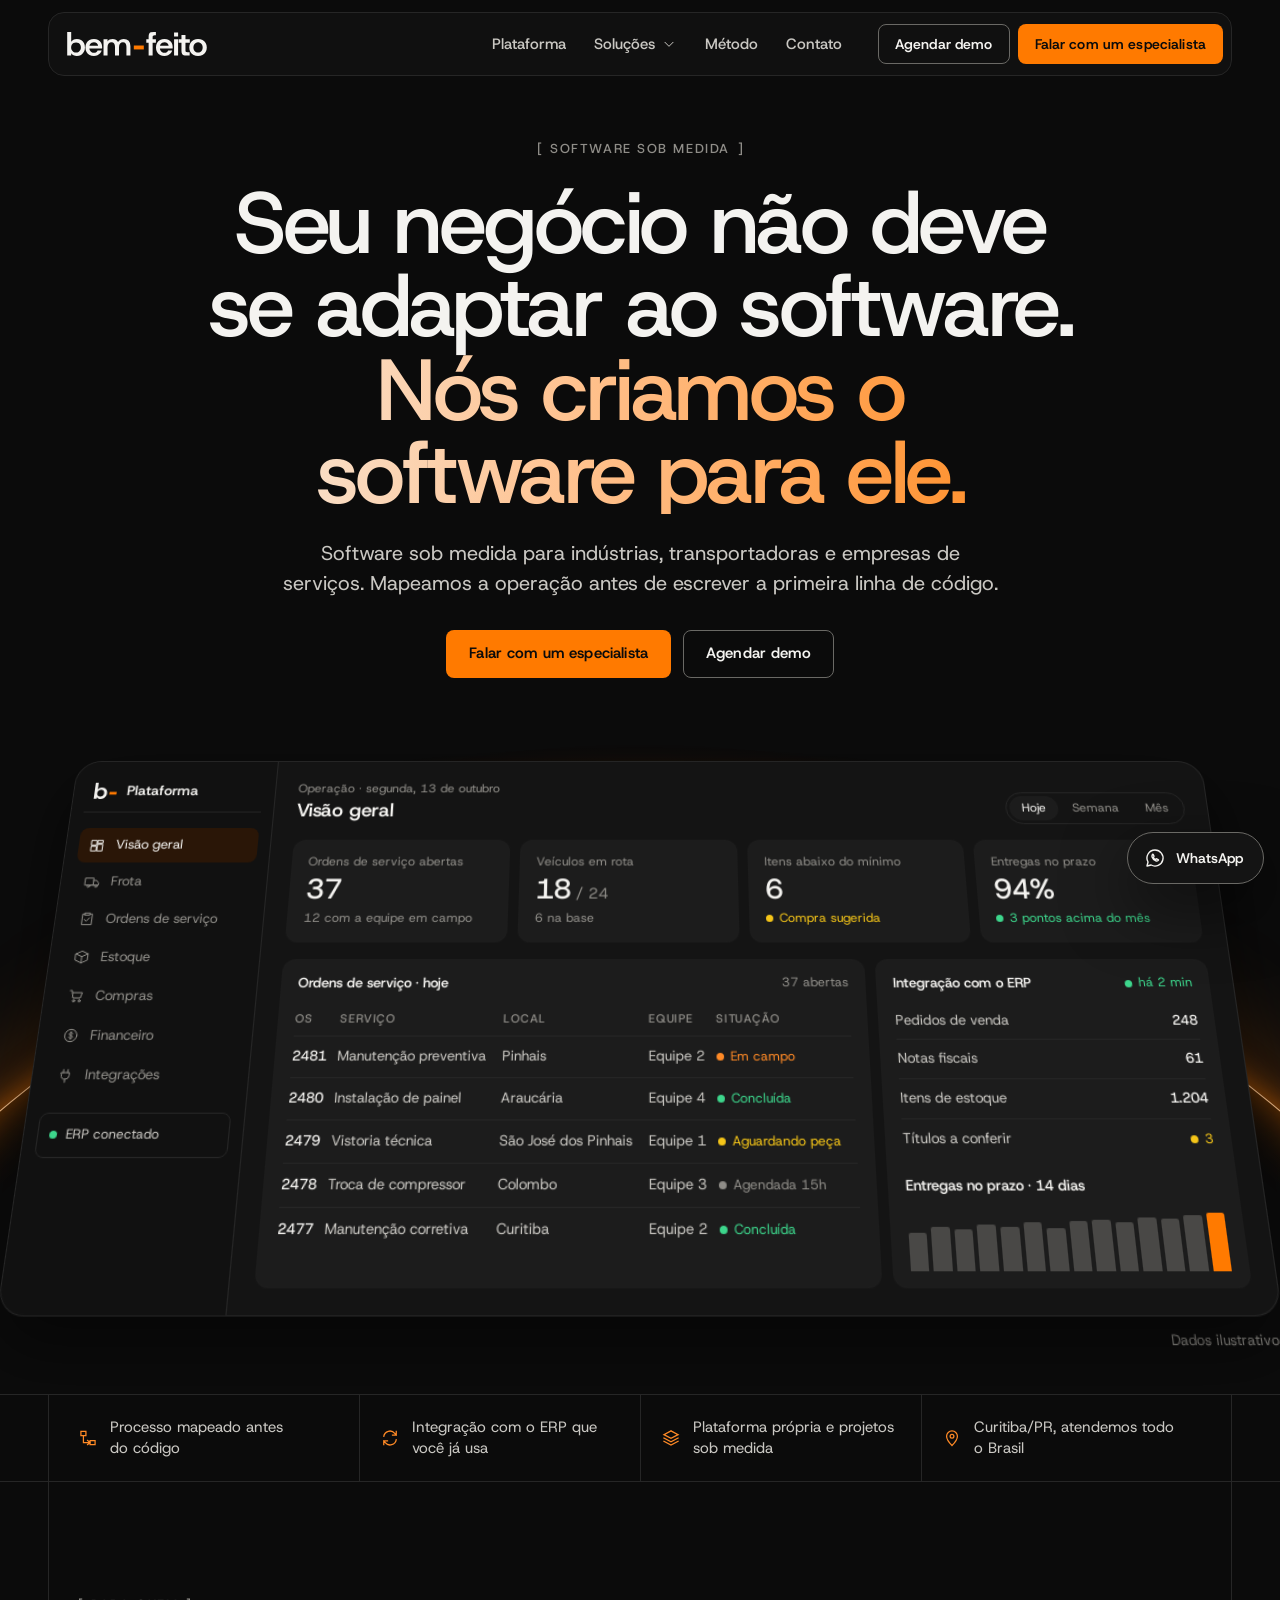
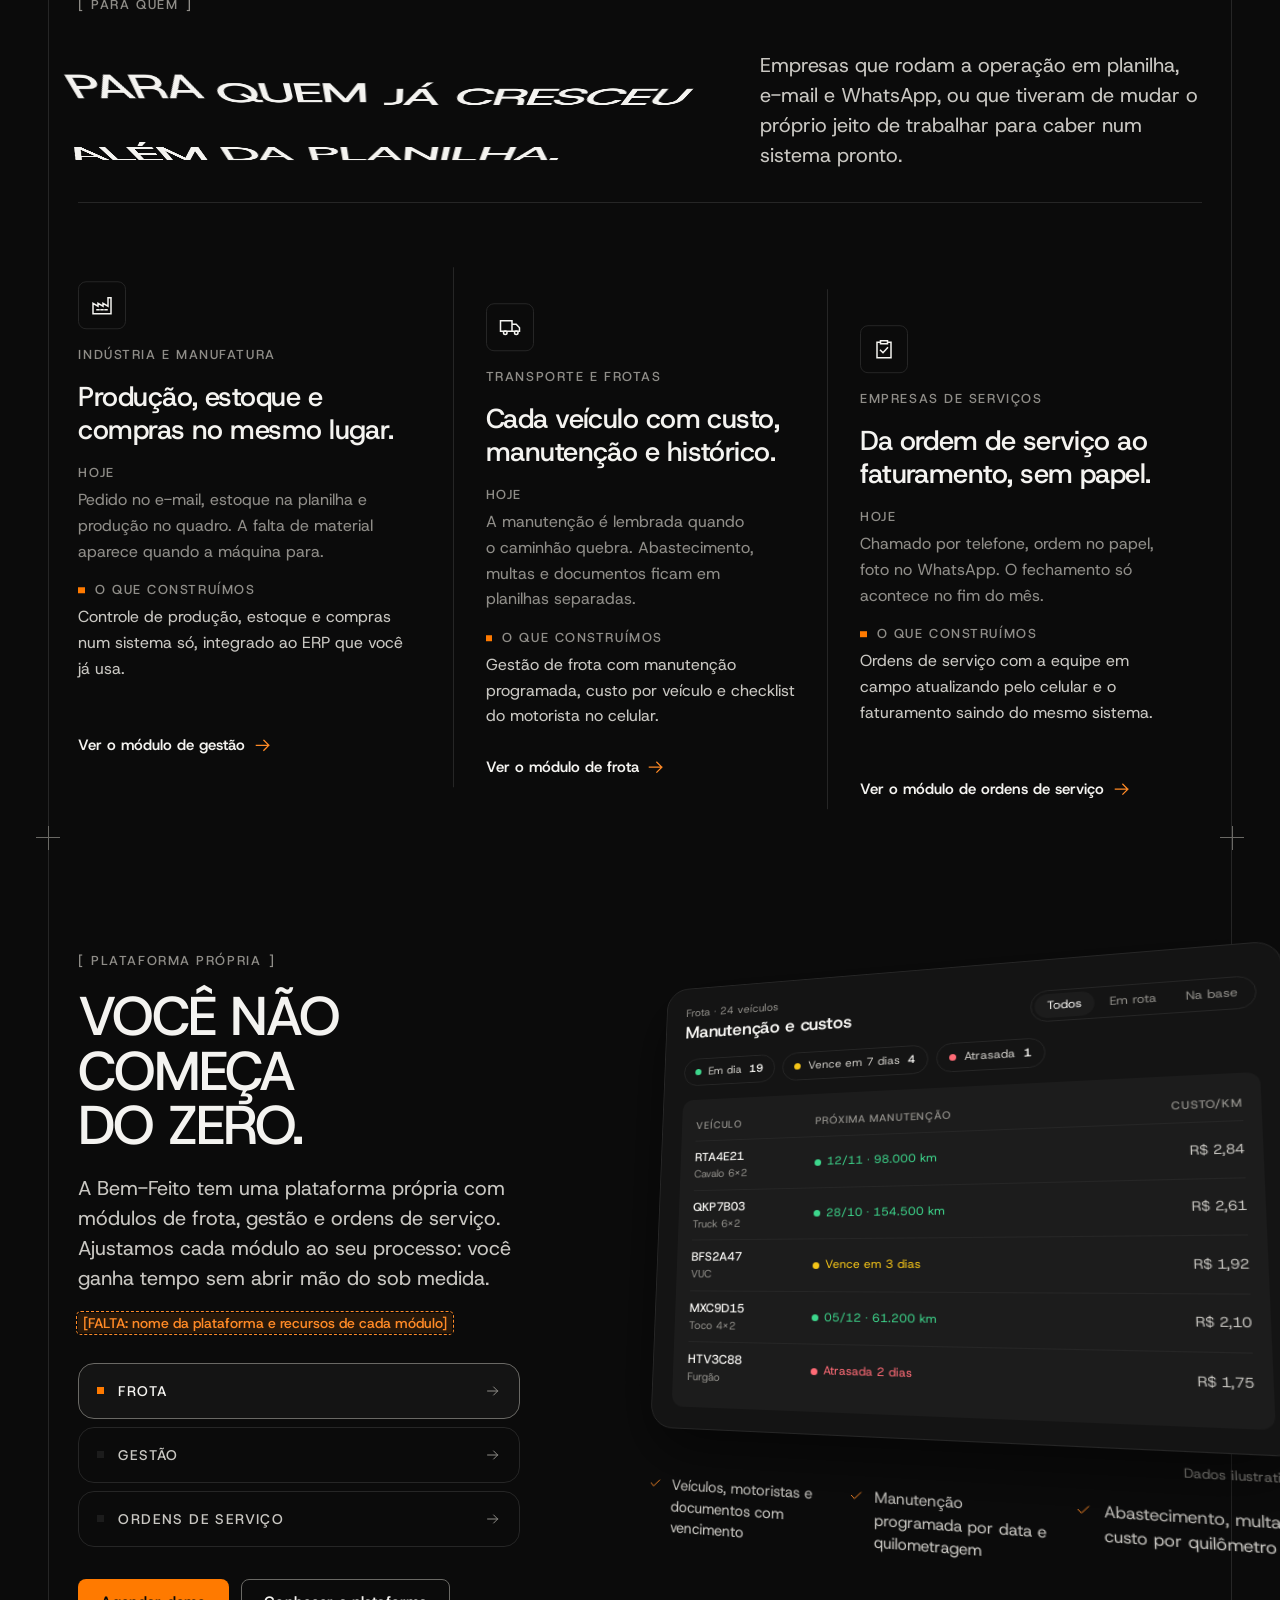
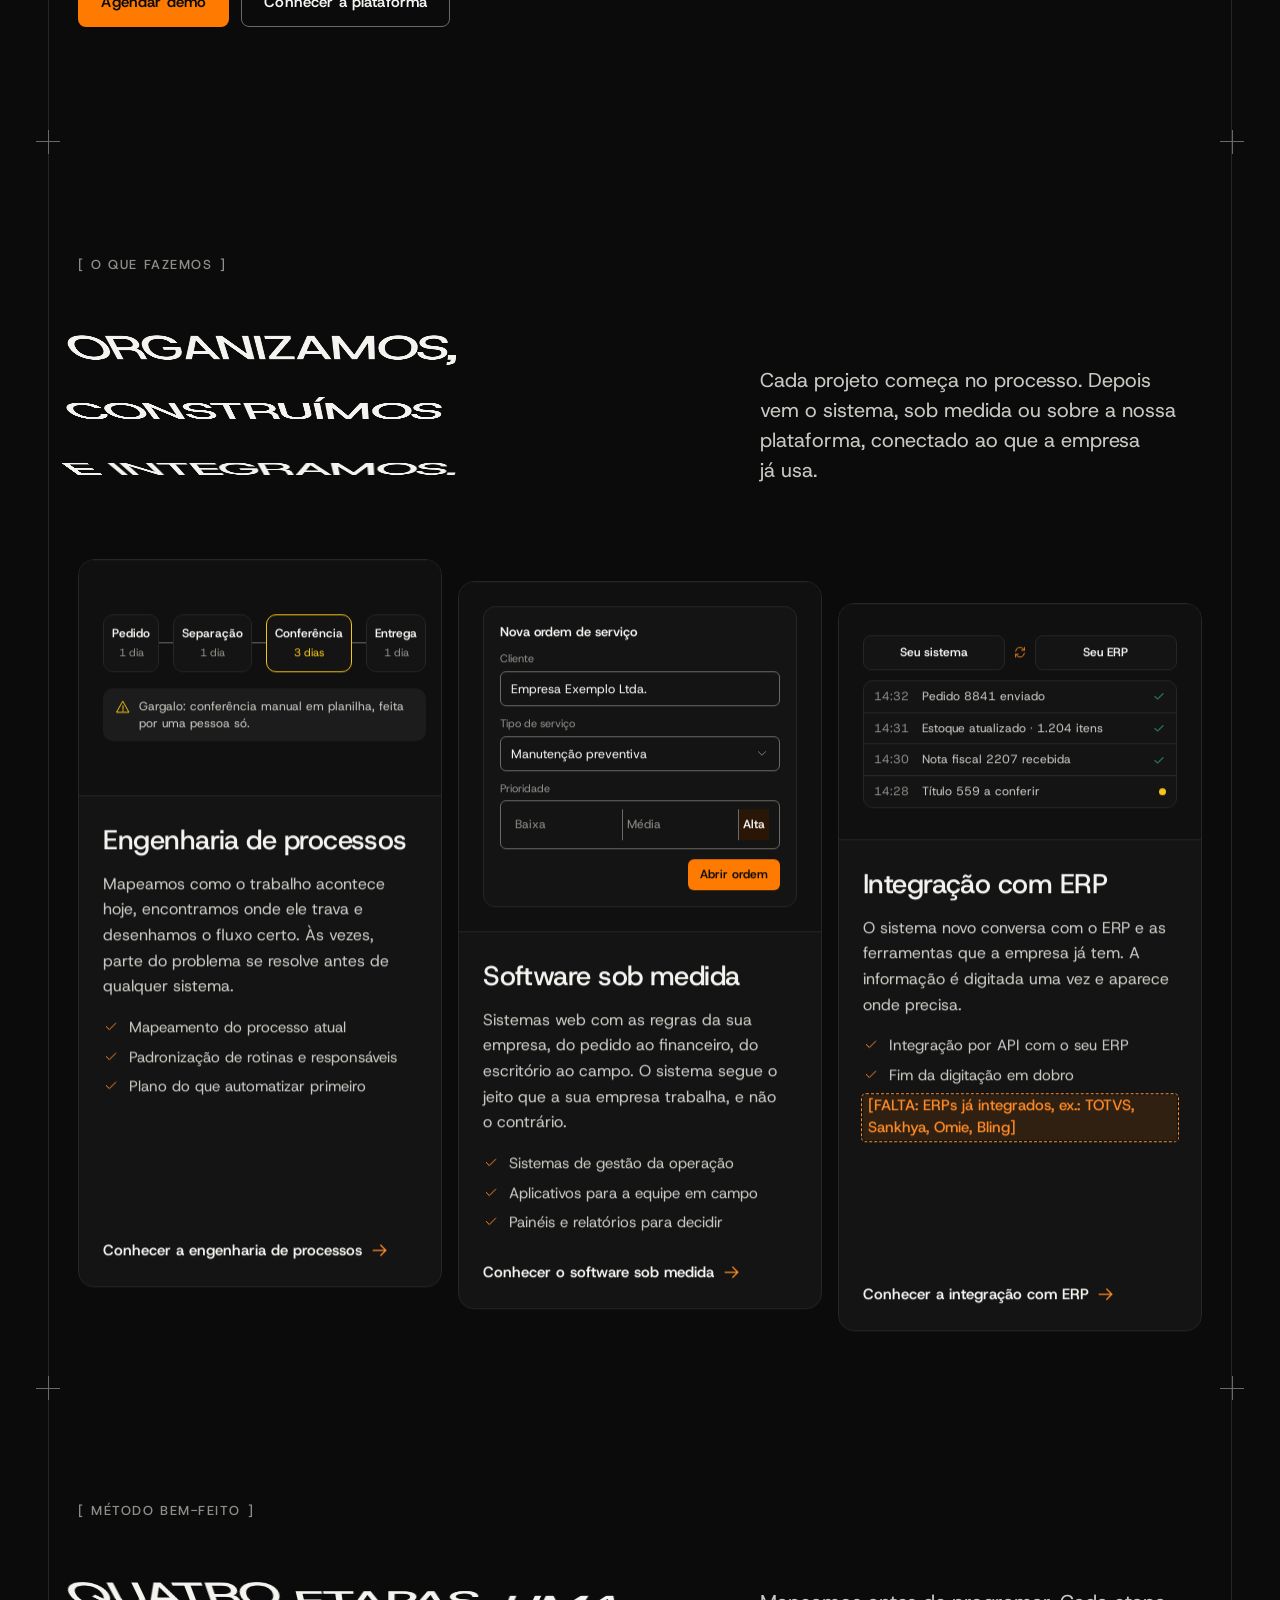
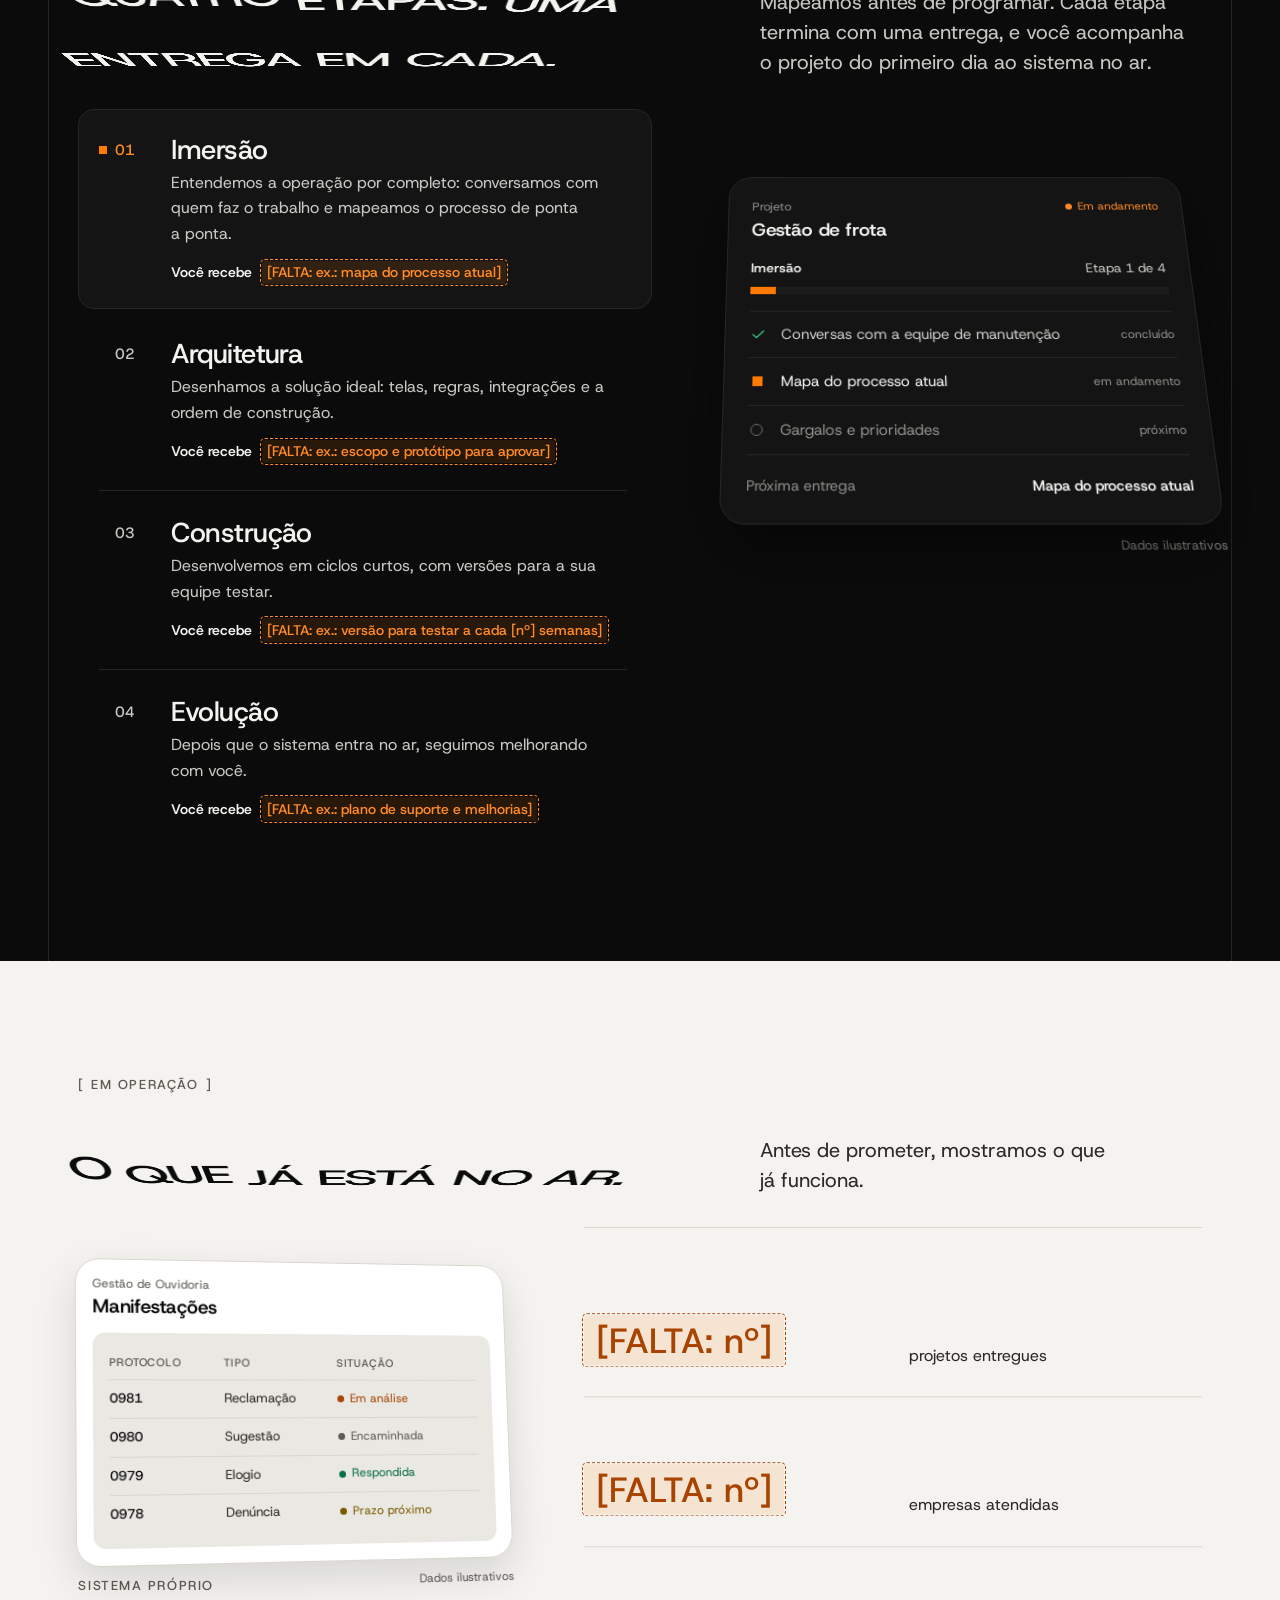
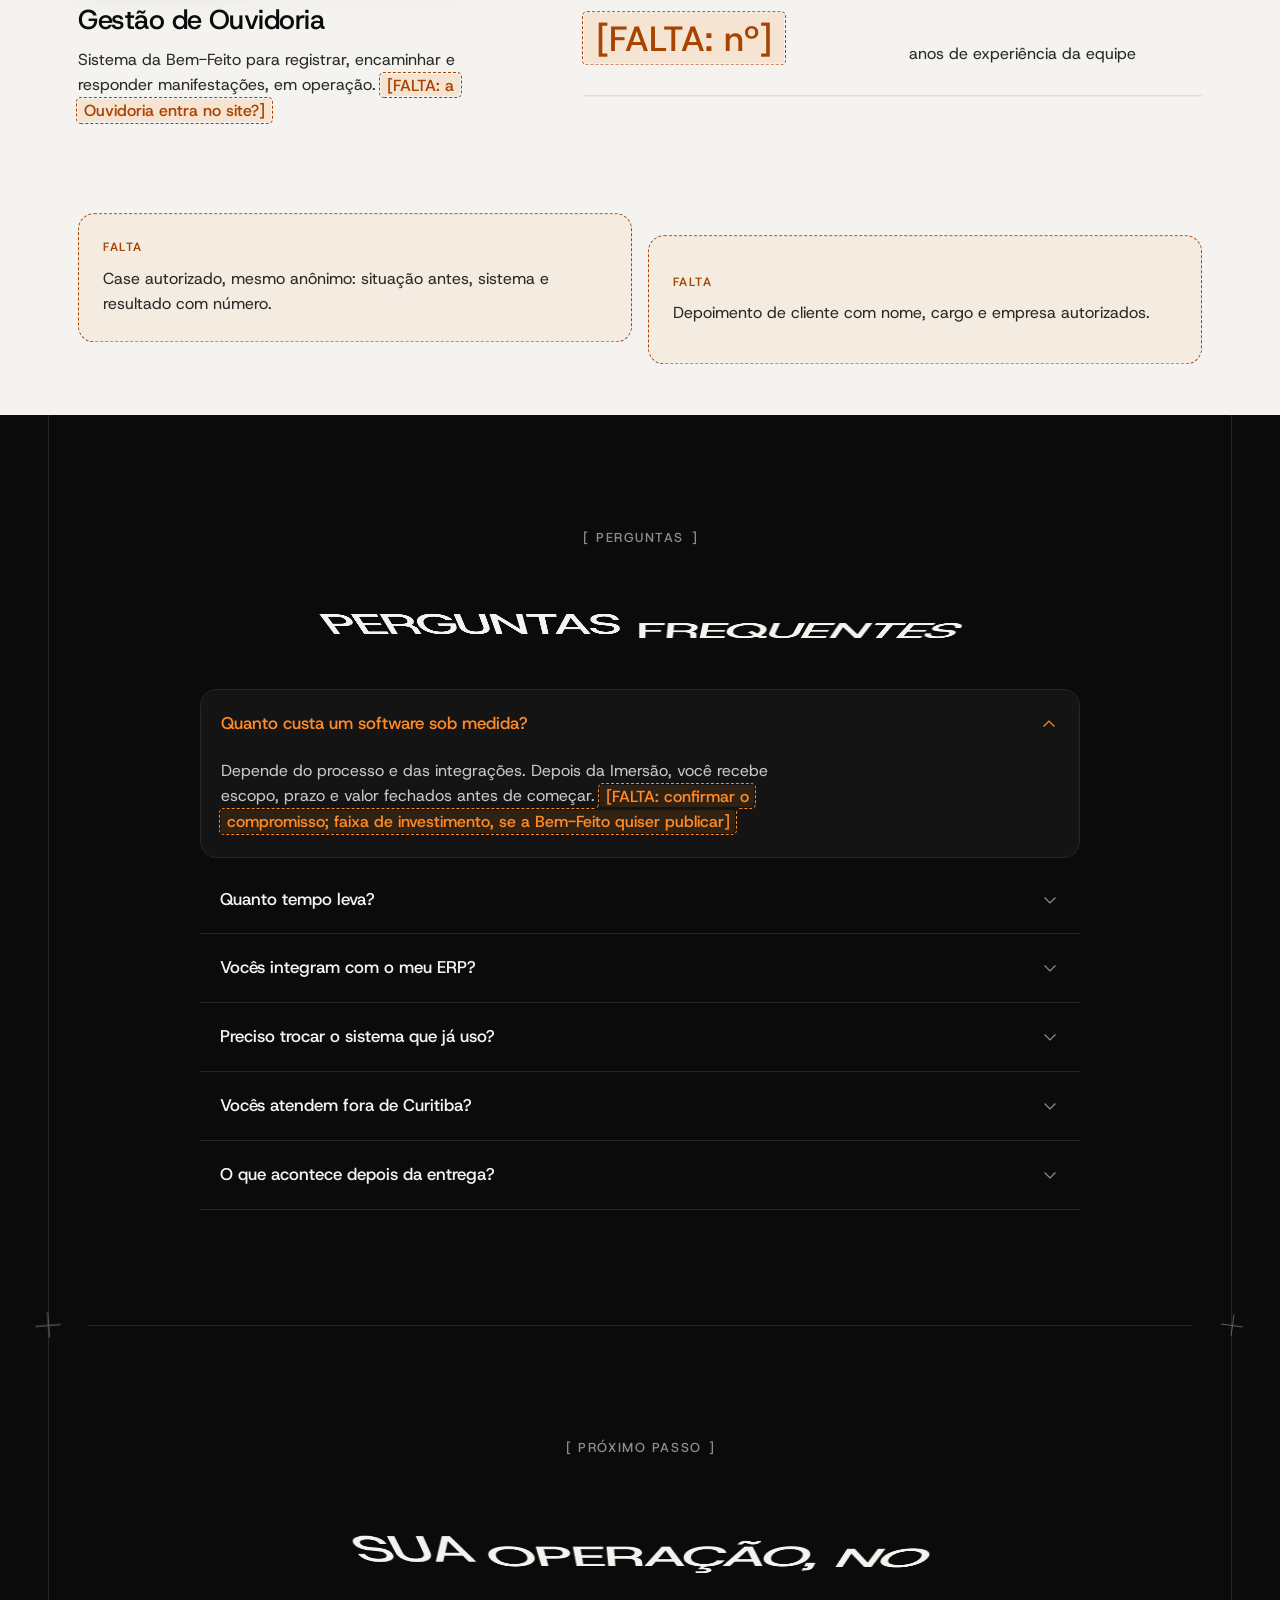
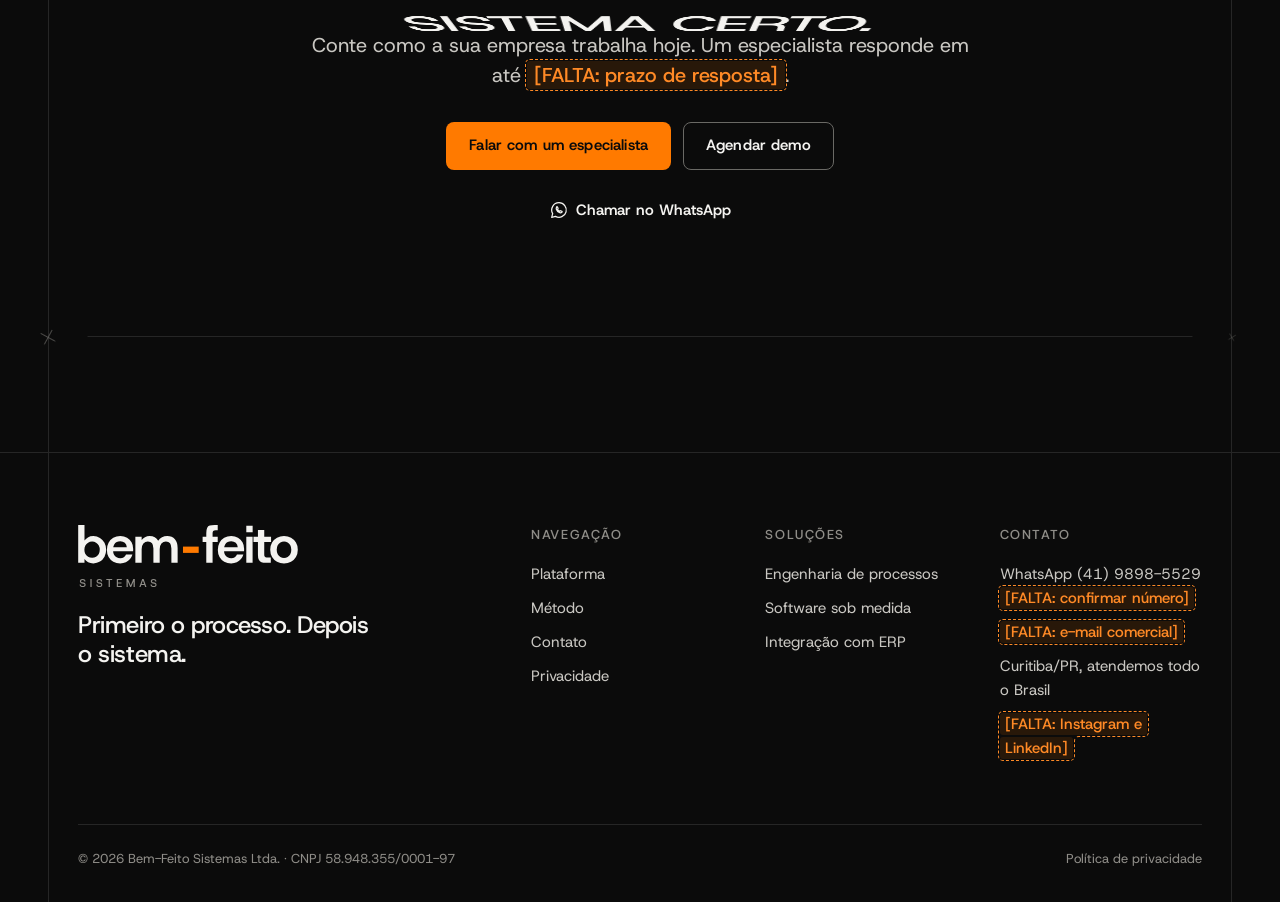
<file: bem-feito-site/index.html>
<!doctype html>
<html lang="pt-BR">
<head>
<meta charset="utf-8">
<meta name="viewport" content="width=device-width, initial-scale=1, viewport-fit=cover">
<title>Software sob medida em Curitiba | Bem-Feito Sistemas</title>
<meta name="description" content="Software sob medida, engenharia de processos e integração com ERP para indústrias, transportadoras e empresas de serviços. De Curitiba para todo o Brasil.">
<link rel="canonical" href="https://www.bemfeitosistemas.com.br/">
<meta name="theme-color" content="#0b0b0b">
<link rel="icon" href="favicon.svg" type="image/svg+xml">
<link rel="icon" href="favicon-32.png" sizes="32x32" type="image/png">
<link rel="apple-touch-icon" href="apple-touch-icon.png">
<link rel="manifest" href="site.webmanifest">
<meta property="og:type" content="website">
<meta property="og:locale" content="pt_BR">
<meta property="og:site_name" content="Bem-Feito Sistemas">
<meta property="og:title" content="Bem-Feito Sistemas · Software sob medida">
<meta property="og:description" content="Seu negócio não deve se adaptar ao software. Nós criamos o software para ele.">
<meta property="og:url" content="https://www.bemfeitosistemas.com.br/">
<meta property="og:image" content="https://www.bemfeitosistemas.com.br/assets/img/og-bem-feito.jpg">
<meta property="og:image:width" content="1200">
<meta property="og:image:height" content="630">
<meta name="twitter:card" content="summary_large_image">
<link rel="preload" href="assets/fonts/host-grotesk-400-600.woff2" as="font" type="font/woff2" crossorigin>
<link rel="stylesheet" href="assets/css/site.css">
<script>(function(h){h.classList.add('js');if(!/(^|\.)bemfeitosistemas\.com\.br$/.test(location.hostname))h.classList.add('previa');})(document.documentElement);</script>
<script src="assets/js/site.js" defer></script>
<script src="assets/js/eclipse.js" defer></script>
<script type="application/ld+json">{"@context":"https://schema.org","@type":"Organization","name":"Bem-Feito Sistemas","legalName":"Bem-Feito Sistemas Ltda.","url":"https://www.bemfeitosistemas.com.br/","logo":"https://www.bemfeitosistemas.com.br/assets/img/icone-b-512.png","taxID":"58.948.355/0001-97","address":{"@type":"PostalAddress","addressLocality":"Curitiba","addressRegion":"PR","addressCountry":"BR"},"areaServed":"BR","description":"Software sob medida, engenharia de processos e integração com ERP para pequenas e médias empresas."}</script>
</head>
<body>
<svg width="0" height="0" style="position:absolute" aria-hidden="true" focusable="false">
  <symbol id="i-seta" viewBox="0 0 24 24"><path d="M4 12h15M13 6l6 6-6 6"/></symbol>
  <symbol id="i-check" viewBox="0 0 24 24"><path d="M5 12.5l4.5 4.5L19 7.5"/></symbol>
  <symbol id="i-chev" viewBox="0 0 24 24"><path d="M6 9.5l6 6 6-6"/></symbol>
  <symbol id="i-menu" viewBox="0 0 24 24"><path d="M4 7h16M4 12h16M4 17h16"/></symbol>
  <symbol id="i-fechar" viewBox="0 0 24 24"><path d="M6 6l12 12M18 6L6 18"/></symbol>
  <symbol id="i-alerta" viewBox="0 0 24 24"><path d="M12 3.5l9 16H3z M12 10v4.5M12 16.5v1"/></symbol>
  <symbol id="i-zap" viewBox="0 0 24 24"><path d="M12 3.25a8.75 8.75 0 0 0-7.6 13.08L3.25 20.75l4.53-1.1A8.75 8.75 0 1 0 12 3.25z"/><path d="M9.1 8.3c.25-.5.75-.5 1 0l.75 1.6c.12.28.05.58-.18.8l-.55.5c.5 1.1 1.35 1.95 2.45 2.45l.5-.55c.22-.23.52-.3.8-.18l1.6.75c.5.25.5.75 0 1-.75.6-1.65.8-2.55.5a6.6 6.6 0 0 1-4.12-4.12c-.3-.9-.1-1.8.3-2.25z"/></symbol>
  <symbol id="i-fabrica" viewBox="0 0 24 24"><path d="M3 20.5V10l5 3V10l5 3V10l5 3V4.5h3v16z M3 20.5h18 M7 16.5h2M11 16.5h2M15 16.5h2"/></symbol>
  <symbol id="i-caminhao" viewBox="0 0 24 24"><path d="M2.5 5.5h11.5v10.5H2.5z M14 9h4.2l3.3 3.6V16H14 M5 16h.5M10 16h6"/><circle cx="7.25" cy="17.5" r="1.75"/><circle cx="18.25" cy="17.5" r="1.75"/></symbol>
  <symbol id="i-servico" viewBox="0 0 24 24"><path d="M8.5 3.5h7v3h-7z M8.5 5H5v15.5h14V5h-3.5 M8.5 13l2.5 2.5 4.5-5"/></symbol>
  <symbol id="i-processo" viewBox="0 0 24 24"><path d="M3.5 4h6v5h-6z M14.5 15h6v5h-6z M6.5 9v8.5h8 M11.5 15l3 2.5-3 2.5"/></symbol>
  <symbol id="i-sinc" viewBox="0 0 24 24"><path d="M4.5 10a7.5 7.5 0 0 1 13.2-3.6L19.5 8.5 M19.5 4v4.5H15 M19.5 14a7.5 7.5 0 0 1-13.2 3.6L4.5 15.5 M4.5 20v-4.5H9"/></symbol>
  <symbol id="i-camadas" viewBox="0 0 24 24"><path d="M12 3.5l8.5 4.5-8.5 4.5L3.5 8z M3.5 12l8.5 4.5 8.5-4.5 M3.5 16l8.5 4.5 8.5-4.5"/></symbol>
  <symbol id="i-local" viewBox="0 0 24 24"><path d="M12 21s-6.5-6.2-6.5-11a6.5 6.5 0 0 1 13 0c0 4.8-6.5 11-6.5 11z"/><circle cx="12" cy="10" r="2.25"/></symbol>
  <symbol id="i-painel" viewBox="0 0 24 24"><path d="M4 4h7v7H4z M13 4h7v4h-7z M13 10h7v10h-7z M4 13h7v7H4z"/></symbol>
  <symbol id="i-caixa" viewBox="0 0 24 24"><path d="M3.5 7.5L12 3.5l8.5 4v9L12 20.5l-8.5-4z M3.5 7.5l8.5 4 8.5-4 M12 11.5v9"/></symbol>
  <symbol id="i-carrinho" viewBox="0 0 24 24"><path d="M3 4.5h2.5l2 10.5h10.5l2-7.5H6.5"/><circle cx="9" cy="19" r="1.5"/><circle cx="17" cy="19" r="1.5"/></symbol>
  <symbol id="i-moeda" viewBox="0 0 24 24"><circle cx="12" cy="12" r="8.5"/><path d="M12 7v10 M14.6 9.6c-.3-.9-1.3-1.5-2.6-1.5-1.5 0-2.6.8-2.6 1.9 0 2.6 5.3 1.3 5.3 4 0 1.1-1.1 1.9-2.7 1.9-1.3 0-2.4-.6-2.7-1.6"/></symbol>
  <symbol id="i-plugue" viewBox="0 0 24 24"><path d="M9 3.5v4M15 3.5v4 M6.5 7.5h11v3.5a5.5 5.5 0 0 1-11 0z M12 16.5v4"/></symbol>
  <symbol id="i-codigo" viewBox="0 0 24 24"><path d="M8.5 7l-5 5 5 5 M15.5 7l5 5-5 5 M13.5 4.5l-3 15"/></symbol>
</svg>

<a class="pular" href="#conteudo">Pular para o conteúdo</a>

<header class="topo" id="topo">
  <div class="envolve">
    <div class="topo__barra">
      <a class="topo__logo" href="./" aria-label="Bem-Feito Sistemas, página inicial">
        <img src="assets/img/bem-feito-compacta-escuro.svg" width="140" height="25" alt="Bem-Feito">
      </a>
      <nav class="nav" aria-label="Principal">
        <ul role="list">
          <li><a href="plataforma/">Plataforma</a></li>
          <li class="sub">
            <a href="solucoes/">Soluções <svg class="i i--p" aria-hidden="true"><use href="#i-chev"/></svg></a>
            <div class="sub__painel">
              <a href="solucoes/engenharia-de-processos/"><b>Engenharia de processos</b><span>Mapeamento e padronização</span></a>
              <a href="solucoes/software-sob-medida/"><b>Software sob medida</b><span>Sistemas com as regras da sua empresa</span></a>
              <a href="solucoes/integracao-com-erp/"><b>Integração com ERP</b><span>Sem digitação em dobro</span></a>
            </div>
          </li>
          <li><a href="#metodo">Método</a></li>
          <li><a href="contato/">Contato</a></li>
        </ul>
      </nav>
      <div class="topo__acoes">
        <a class="btn btn--sec btn--p" href="contato/?assunto=demo" data-evento="demo_request" data-local="topo">Agendar demo</a>
        <a class="btn btn--pri btn--p" href="contato/" data-local="topo">Falar com um especialista</a>
      </div>
      <button class="topo__menu" type="button" aria-expanded="false" aria-controls="menu"><span>Menu</span><svg class="i" aria-hidden="true"><use href="#i-menu"/></svg></button>
    </div>
  </div>
</header>

<div class="menu" id="menu" hidden>
  <nav aria-label="Menu">
    <ul role="list">
      <li><a href="plataforma/">Plataforma <svg class="i" aria-hidden="true"><use href="#i-seta"/></svg></a></li>
      <li><a href="solucoes/engenharia-de-processos/">Engenharia de processos <svg class="i" aria-hidden="true"><use href="#i-seta"/></svg></a></li>
      <li><a href="solucoes/software-sob-medida/">Software sob medida <svg class="i" aria-hidden="true"><use href="#i-seta"/></svg></a></li>
      <li><a href="solucoes/integracao-com-erp/">Integração com ERP <svg class="i" aria-hidden="true"><use href="#i-seta"/></svg></a></li>
      <li><a href="#metodo">Método <svg class="i" aria-hidden="true"><use href="#i-seta"/></svg></a></li>
      <li><a href="contato/">Contato <svg class="i" aria-hidden="true"><use href="#i-seta"/></svg></a></li>
    </ul>
  </nav>
  <div class="acoes">
    <a class="btn btn--pri" href="contato/" data-local="menu">Falar com um especialista</a>
    <a class="btn btn--sec" href="contato/?assunto=demo" data-evento="demo_request" data-local="menu">Agendar demo</a>
  </div>
</div>

<main id="conteudo">

  <!-- 1. Topo -->
  <section class="heroi" aria-labelledby="heroi-titulo">
    <div class="envolve heroi__texto">
      <p class="colchete">Software sob medida</p>
      <h1 class="t-display" id="heroi-titulo">Seu negócio não deve se adaptar ao software. <span class="degrade">Nós criamos o software para ele.</span></h1>
      <p class="t-grande heroi__sub">Software sob medida para indústrias, transportadoras e empresas de serviços. Mapeamos a operação antes de escrever a primeira linha de código.</p>
      <div class="acoes">
        <a class="btn btn--pri" href="contato/" data-local="heroi">Falar com um especialista</a>
        <a class="btn btn--sec" href="contato/?assunto=demo" data-evento="demo_request" data-local="heroi">Agendar demo</a>
      </div>
    </div>

    <div class="heroi__palco" data-eclipse>
      <div class="horizonte" aria-hidden="true"></div>
      <div class="envolve">
        <figure class="tela-fig">
          <div class="tela" data-nosnippet>
            <div class="ui" role="img" aria-label="Tela ilustrativa da plataforma: visão geral com ordens de serviço, frota, estoque e integração com o ERP">
              <aside class="ui__lado" aria-hidden="true">
                <p class="ui__app"><img src="assets/img/icone-b-simbolo-escuro.svg" width="22" height="17" alt="">Plataforma</p>
                <ul class="ui__menu">
                  <li class="ativo"><svg class="i"><use href="#i-painel"/></svg>Visão geral</li>
                  <li><svg class="i"><use href="#i-caminhao"/></svg>Frota</li>
                  <li><svg class="i"><use href="#i-servico"/></svg>Ordens de serviço</li>
                  <li><svg class="i"><use href="#i-caixa"/></svg>Estoque</li>
                  <li><svg class="i"><use href="#i-carrinho"/></svg>Compras</li>
                  <li><svg class="i"><use href="#i-moeda"/></svg>Financeiro</li>
                  <li><svg class="i"><use href="#i-plugue"/></svg>Integrações</li>
                </ul>
                <p class="ui__rodape"><span class="st st--ok" aria-hidden="true"></span>ERP conectado</p>
              </aside>
              <div class="ui__corpo" aria-hidden="true">
                <div class="ui__cab">
                  <div><p class="ui__migalha">Operação · segunda, 13 de outubro</p><p class="ui__titulo">Visão geral</p></div>
                  <p class="ui__seg"><span class="ativo">Hoje</span><span>Semana</span><span>Mês</span></p>
                </div>
                <div class="ui__kpis">
                  <div class="ui__kpi"><p class="ui__k-rot">Ordens de serviço abertas</p><p class="ui__k-num"><span data-k="os">37</span></p><p class="ui__k-nota"><span data-k="campo">12</span> com a equipe em campo</p></div>
                  <div class="ui__kpi"><p class="ui__k-rot">Veículos em rota</p><p class="ui__k-num"><span data-k="rota">18</span><small> / 24</small></p><p class="ui__k-nota">6 na base</p></div>
                  <div class="ui__kpi"><p class="ui__k-rot">Itens abaixo do mínimo</p><p class="ui__k-num"><span data-k="minimo">6</span></p><p class="ui__k-nota"><span class="st st--alerta">Compra sugerida</span></p></div>
                  <div class="ui__kpi"><p class="ui__k-rot">Entregas no prazo</p><p class="ui__k-num"><span data-k="prazo">94</span>%</p><p class="ui__k-nota"><span class="st st--ok">3 pontos acima do mês</span></p></div>
                </div>
                <div class="ui__grade">
                  <div class="ui__painel">
                    <div class="ui__p-cab"><p class="ui__p-tit">Ordens de serviço · hoje</p><p class="ui__p-nota">37 abertas</p></div>
                    <table>
                      <thead><tr><th>OS</th><th>Serviço</th><th class="so-largo">Local</th><th class="so-medio">Equipe</th><th>Situação</th></tr></thead>
                      <tbody>
                        <tr><td>2481</td><td>Manutenção preventiva</td><td class="so-largo">Pinhais</td><td class="so-medio">Equipe 2</td><td><span class="st st--ativo">Em campo</span></td></tr>
                        <tr><td>2480</td><td>Instalação de painel</td><td class="so-largo">Araucária</td><td class="so-medio">Equipe 4</td><td><span class="st st--ok">Concluída</span></td></tr>
                        <tr><td>2479</td><td>Vistoria técnica</td><td class="so-largo">São José dos Pinhais</td><td class="so-medio">Equipe 1</td><td><span class="st st--alerta">Aguardando peça</span></td></tr>
                        <tr><td>2478</td><td>Troca de compressor</td><td class="so-largo">Colombo</td><td class="so-medio">Equipe 3</td><td><span class="st st--neutro">Agendada 15h</span></td></tr>
                        <tr><td>2477</td><td>Manutenção corretiva</td><td class="so-largo">Curitiba</td><td class="so-medio">Equipe 2</td><td><span class="st st--ok">Concluída</span></td></tr>
                      </tbody>
                    </table>
                  </div>
                  <div class="ui__painel">
                    <div class="ui__p-cab"><p class="ui__p-tit">Integração com o ERP</p><p class="ui__p-nota"><span class="st st--ok" data-sinc>há 2 min</span></p></div>
                    <ul class="ui__lista">
                      <li><span>Pedidos de venda</span><b data-erp="pedidos">248</b></li>
                      <li><span>Notas fiscais</span><b data-erp="notas">61</b></li>
                      <li><span>Itens de estoque</span><b data-erp="itens">1.204</b></li>
                      <li><span>Títulos a conferir</span><span class="st st--alerta">3</span></li>
                    </ul>
                    <p class="ui__p-tit" style="margin-top:14px">Entregas no prazo · 14 dias</p>
                    <div class="ui__barras"><i style="--h:62%"></i><i style="--h:70%"></i><i style="--h:66%"></i><i style="--h:74%"></i><i style="--h:71%"></i><i style="--h:78%"></i><i style="--h:69%"></i><i style="--h:80%"></i><i style="--h:83%"></i><i style="--h:79%"></i><i style="--h:86%"></i><i style="--h:84%"></i><i style="--h:90%"></i><i style="--h:94%"></i></div>
                  </div>
                </div>
              </div>
            </div>
          </div>
          <figcaption>Dados ilustrativos</figcaption>
        </figure>
      </div>
    </div>
  </section>

  <!-- 2. Diferenciais -->
  <section class="faixa linhas" aria-label="Diferenciais">
    <div class="envolve">
      <ul role="list">
        <li><svg class="i" aria-hidden="true"><use href="#i-processo"/></svg>Processo mapeado antes do código</li>
        <li><svg class="i" aria-hidden="true"><use href="#i-sinc"/></svg>Integração com o ERP que você já usa</li>
        <li><svg class="i" aria-hidden="true"><use href="#i-camadas"/></svg>Plataforma própria e projetos sob medida</li>
        <li><svg class="i" aria-hidden="true"><use href="#i-local"/></svg>Curitiba/PR, atendemos todo o Brasil</li>
      </ul>
    </div>
  </section>

  <!-- 3. Para quem -->
  <section class="secao linhas" id="para-quem" aria-labelledby="para-quem-titulo">
    <div class="envolve">
      <div class="cab">
        <div class="cab__titulo">
          <p class="colchete">Para quem</p>
          <h2 class="t-secao" id="para-quem-titulo">Para quem já cresceu além da planilha.</h2>
        </div>
        <p class="t-grande">Empresas que rodam a operação em planilha, e-mail e WhatsApp, ou que tiveram de mudar o próprio jeito de trabalhar para caber num sistema pronto.</p>
      </div>
      <div class="segmentos">
        <article class="segmento">
          <span class="segmento__icone" aria-hidden="true"><svg class="i i--g"><use href="#i-fabrica"/></svg></span>
          <p class="t-rotulo">Indústria e manufatura</p>
          <h3 class="t-titulo-3">Produção, estoque e compras no mesmo lugar.</h3>
          <dl>
            <div class="hoje"><dt class="t-rotulo">Hoje</dt><dd>Pedido no e-mail, estoque na planilha e produção no quadro. A falta de material aparece quando a máquina para.</dd></div>
            <div><dt class="t-rotulo"><span class="marca" aria-hidden="true"></span>O que construímos</dt><dd>Controle de produção, estoque e compras num sistema só, integrado ao ERP que você já usa.</dd></div>
          </dl>
          <a class="seta" href="plataforma/#gestao">Ver o módulo de gestão <svg class="i" aria-hidden="true"><use href="#i-seta"/></svg></a>
        </article>
        <article class="segmento">
          <span class="segmento__icone" aria-hidden="true"><svg class="i i--g"><use href="#i-caminhao"/></svg></span>
          <p class="t-rotulo">Transporte e frotas</p>
          <h3 class="t-titulo-3">Cada veículo com custo, manutenção e histórico.</h3>
          <dl>
            <div class="hoje"><dt class="t-rotulo">Hoje</dt><dd>A manutenção é lembrada quando o caminhão quebra. Abastecimento, multas e documentos ficam em planilhas separadas.</dd></div>
            <div><dt class="t-rotulo"><span class="marca" aria-hidden="true"></span>O que construímos</dt><dd>Gestão de frota com manutenção programada, custo por veículo e checklist do motorista no celular.</dd></div>
          </dl>
          <a class="seta" href="plataforma/#frota">Ver o módulo de frota <svg class="i" aria-hidden="true"><use href="#i-seta"/></svg></a>
        </article>
        <article class="segmento">
          <span class="segmento__icone" aria-hidden="true"><svg class="i i--g"><use href="#i-servico"/></svg></span>
          <p class="t-rotulo">Empresas de serviços</p>
          <h3 class="t-titulo-3">Da ordem de serviço ao faturamento, sem papel.</h3>
          <dl>
            <div class="hoje"><dt class="t-rotulo">Hoje</dt><dd>Chamado por telefone, ordem no papel, foto no WhatsApp. O fechamento só acontece no fim do mês.</dd></div>
            <div><dt class="t-rotulo"><span class="marca" aria-hidden="true"></span>O que construímos</dt><dd>Ordens de serviço com a equipe em campo atualizando pelo celular e o faturamento saindo do mesmo sistema.</dd></div>
          </dl>
          <a class="seta" href="plataforma/#ordens-de-servico">Ver o módulo de ordens de serviço <svg class="i" aria-hidden="true"><use href="#i-seta"/></svg></a>
        </article>
      </div>
    </div>
  </section>

  <!-- 4. Plataforma -->
  <section class="secao linhas plataforma" id="plataforma" aria-labelledby="plataforma-titulo">
    <span class="cruz cruz--te" aria-hidden="true"></span><span class="cruz cruz--td" aria-hidden="true"></span>
    <div class="envolve plat">
      <div class="plat__topo">
        <p class="colchete">Plataforma própria</p>
        <h2 class="t-secao" id="plataforma-titulo">Você não começa do zero.</h2>
        <p class="t-grande">A Bem-Feito tem uma plataforma própria com módulos de frota, gestão e ordens de serviço. Ajustamos cada módulo ao seu processo: você ganha tempo sem abrir mão do sob medida.</p>
        <p class="t-pequeno"><span class="falta">[FALTA: nome da plataforma e recursos de cada módulo]</span></p>
      </div>
      <div class="abas" role="tablist" aria-label="Módulos da plataforma">
        <button class="aba" type="button" role="tab" id="aba-frota" aria-controls="painel-frota" aria-selected="true"><span class="marca" aria-hidden="true"></span>Frota<svg class="i i--p" aria-hidden="true"><use href="#i-seta"/></svg></button>
        <button class="aba" type="button" role="tab" id="aba-gestao" aria-controls="painel-gestao" aria-selected="false" tabindex="-1"><span class="marca" aria-hidden="true"></span>Gestão<svg class="i i--p" aria-hidden="true"><use href="#i-seta"/></svg></button>
        <button class="aba" type="button" role="tab" id="aba-os" aria-controls="painel-os" aria-selected="false" tabindex="-1"><span class="marca" aria-hidden="true"></span>Ordens de serviço<svg class="i i--p" aria-hidden="true"><use href="#i-seta"/></svg></button>
      </div>
      <div class="plat__paineis">
        <div class="plat__painel" id="painel-frota" role="tabpanel" aria-labelledby="aba-frota" tabindex="0">
          <figure class="tela-fig">
            <div class="tela" data-nosnippet>
              <div class="ui ui--so" role="img" aria-label="Tela ilustrativa do módulo de frota: veículos, motoristas, próxima manutenção e custo por quilômetro">
                <div class="ui__corpo" aria-hidden="true">
                  <div class="ui__cab"><div><p class="ui__migalha">Frota · 24 veículos</p><p class="ui__titulo">Manutenção e custos</p></div><p class="ui__seg"><span class="ativo">Todos</span><span>Em rota</span><span>Na base</span></p></div>
                  <div class="ui__chips"><span class="ui__chip"><span class="st st--ok"></span>Em dia <b>19</b></span><span class="ui__chip"><span class="st st--alerta"></span>Vence em 7 dias <b>4</b></span><span class="ui__chip"><span class="st st--erro"></span>Atrasada <b>1</b></span></div>
                  <div class="ui__painel">
                    <table>
                      <thead><tr><th>Veículo</th><th class="so-largo">Motorista</th><th>Próxima manutenção</th><th class="num so-medio">Custo/km</th></tr></thead>
                      <tbody>
                        <tr><td>RTA4E21<small>Cavalo 6x2</small></td><td class="so-largo">Marcos L.</td><td><span class="st st--ok">12/11 · 98.000 km</span></td><td class="num so-medio">R$ 2,84</td></tr>
                        <tr><td>QKP7B03<small>Truck 6x2</small></td><td class="so-largo">Ana P.</td><td><span class="st st--ok">28/10 · 154.500 km</span></td><td class="num so-medio">R$ 2,61</td></tr>
                        <tr><td>BFS2A47<small>VUC</small></td><td class="so-largo">Jorge M.</td><td><span class="st st--alerta">Vence em 3 dias</span></td><td class="num so-medio">R$ 1,92</td></tr>
                        <tr><td>MXC9D15<small>Toco 4x2</small></td><td class="so-largo">Paulo R.</td><td><span class="st st--ok">05/12 · 61.200 km</span></td><td class="num so-medio">R$ 2,10</td></tr>
                        <tr><td>HTV3C88<small>Furgão</small></td><td class="so-largo">Carla S.</td><td><span class="st st--erro">Atrasada 2 dias</span></td><td class="num so-medio">R$ 1,75</td></tr>
                      </tbody>
                    </table>
                  </div>
                </div>
              </div>
            </div>
            <figcaption>Dados ilustrativos</figcaption>
          </figure>
          <ul class="lista-itens" role="list">
            <li><svg class="i i--p" aria-hidden="true"><use href="#i-check"/></svg>Veículos, motoristas e documentos com vencimento</li>
            <li><svg class="i i--p" aria-hidden="true"><use href="#i-check"/></svg>Manutenção programada por data e quilometragem</li>
            <li><svg class="i i--p" aria-hidden="true"><use href="#i-check"/></svg>Abastecimento, multas e custo por quilômetro</li>
          </ul>
        </div>

        <div class="plat__painel" id="painel-gestao" role="tabpanel" aria-labelledby="aba-gestao" tabindex="0">
          <figure class="tela-fig">
            <div class="tela" data-nosnippet>
              <div class="ui ui--so" role="img" aria-label="Tela ilustrativa do módulo de gestão: estoque com mínimo, situação dos itens e pedido de compra sugerido">
                <div class="ui__corpo" aria-hidden="true">
                  <div class="ui__cab"><div><p class="ui__migalha">Estoque · almoxarifado central</p><p class="ui__titulo">Itens e reposição</p></div><span class="ui__botao">Enviar pedido ao ERP</span></div>
                  <div class="ui__painel">
                    <table>
                      <thead><tr><th>Item</th><th class="num">Saldo</th><th class="num so-medio">Mínimo</th><th>Situação</th></tr></thead>
                      <tbody>
                        <tr><td>Chapa de aço 3 mm</td><td class="num">42 un</td><td class="num so-medio">30</td><td><span class="st st--ok">Em dia</span></td></tr>
                        <tr><td>Rolamento 6205</td><td class="num">18 un</td><td class="num so-medio">40</td><td><span class="st st--alerta">Abaixo do mínimo</span></td></tr>
                        <tr><td>Parafuso M10 x 30</td><td class="num">2.350 un</td><td class="num so-medio">1.000</td><td><span class="st st--ok">Em dia</span></td></tr>
                        <tr><td>Tinta epóxi cinza</td><td class="num">6 gl</td><td class="num so-medio">10</td><td><span class="st st--alerta">Abaixo do mínimo</span></td></tr>
                        <tr><td>Óleo hidráulico 68</td><td class="num">140 L</td><td class="num so-medio">100</td><td><span class="st st--ok">Em dia</span></td></tr>
                      </tbody>
                    </table>
                  </div>
                  <div class="ui__chips"><span class="ui__chip">Pedido de compra sugerido <b>2 itens</b></span><span class="ui__chip"><span class="st st--ok"></span>Sincronizado com o ERP</span></div>
                </div>
              </div>
            </div>
            <figcaption>Dados ilustrativos</figcaption>
          </figure>
          <ul class="lista-itens" role="list">
            <li><svg class="i i--p" aria-hidden="true"><use href="#i-check"/></svg>Pedidos, compras e estoque com mínimo e máximo</li>
            <li><svg class="i i--p" aria-hidden="true"><use href="#i-check"/></svg>Contas a pagar e a receber</li>
            <li><svg class="i i--p" aria-hidden="true"><use href="#i-check"/></svg>Integração com o ERP que você já usa</li>
          </ul>
        </div>

        <div class="plat__painel" id="painel-os" role="tabpanel" aria-labelledby="aba-os" tabindex="0">
          <figure class="tela-fig">
            <div class="tela" data-nosnippet>
              <div class="ui ui--so" role="img" aria-label="Tela ilustrativa do módulo de ordens de serviço: ordens abertas, em campo e concluídas">
                <div class="ui__corpo" aria-hidden="true">
                  <div class="ui__cab"><div><p class="ui__migalha">Ordens de serviço · hoje</p><p class="ui__titulo">Quadro da equipe</p></div><span class="ui__botao">Nova ordem</span></div>
                  <div class="ui__quadro">
                    <div class="ui__coluna"><p>Abertas <span>5</span></p>
                      <div class="ui__ficha"><p>2486 · Vistoria</p><p>Colombo · hoje, 15h</p></div>
                      <div class="ui__ficha"><p>2485 · Instalação</p><p>Pinhais · amanhã</p></div>
                    </div>
                    <div class="ui__coluna"><p>Em campo <span>12</span></p>
                      <div class="ui__ficha"><p>2481 · Preventiva</p><p>Equipe 2 · checklist 6 de 9</p><div class="ui__barra-p" style="--p:66%"><i></i></div></div>
                      <div class="ui__ficha"><p>2479 · Vistoria técnica</p><p><span class="st st--alerta">Aguardando peça</span></p></div>
                    </div>
                    <div class="ui__coluna"><p>Concluídas <span>9</span></p>
                      <div class="ui__ficha"><p>2480 · Instalação</p><p><span class="st st--ok">Assinada pelo cliente</span></p></div>
                      <div class="ui__ficha"><p>2477 · Corretiva</p><p>4 fotos · pronta para faturar</p></div>
                    </div>
                  </div>
                </div>
              </div>
            </div>
            <figcaption>Dados ilustrativos</figcaption>
          </figure>
          <ul class="lista-itens" role="list">
            <li><svg class="i i--p" aria-hidden="true"><use href="#i-check"/></svg>Abertura do chamado e agenda da equipe</li>
            <li><svg class="i i--p" aria-hidden="true"><use href="#i-check"/></svg>Fotos, checklist e assinatura pelo celular</li>
            <li><svg class="i i--p" aria-hidden="true"><use href="#i-check"/></svg>Fechamento e faturamento da ordem</li>
          </ul>
        </div>
      </div>
      <div class="acoes plat__acoes">
        <a class="btn btn--pri" href="contato/?assunto=demo" data-evento="demo_request" data-local="plataforma">Agendar demo</a>
        <a class="btn btn--sec" href="plataforma/">Conhecer a plataforma</a>
      </div>
    </div>
  </section>

  <!-- 5. O que fazemos -->
  <section class="secao linhas" id="solucoes" aria-labelledby="solucoes-titulo">
    <span class="cruz cruz--te" aria-hidden="true"></span><span class="cruz cruz--td" aria-hidden="true"></span>
    <div class="envolve">
      <div class="cab">
        <div class="cab__titulo">
          <p class="colchete">O que fazemos</p>
          <h2 class="t-secao" id="solucoes-titulo">Organizamos, construímos e integramos.</h2>
        </div>
        <p class="t-grande">Cada projeto começa no processo. Depois vem o sistema, sob medida ou sobre a nossa plataforma, conectado ao que a empresa já usa.</p>
      </div>
      <div class="cartoes">
        <article class="cartao">
          <div class="cartao__frag" aria-hidden="true" data-nosnippet>
            <div class="frag fluxo-wrap">
              <div class="fluxo-linha">
                <p class="fluxo__no"><b>Pedido</b><span>1 dia</span></p><span class="fluxo__elo"></span>
                <p class="fluxo__no"><b>Separação</b><span>1 dia</span></p><span class="fluxo__elo"></span>
                <p class="fluxo__no fluxo__no--gargalo"><b>Conferência</b><span>3 dias</span></p><span class="fluxo__elo"></span>
                <p class="fluxo__no"><b>Entrega</b><span>1 dia</span></p>
              </div>
              <p class="fluxo-nota"><svg class="i"><use href="#i-alerta"/></svg><span>Gargalo: conferência manual em planilha, feita por uma pessoa só.</span></p>
            </div>
          </div>
          <div class="cartao__corpo">
            <h3 class="t-titulo-3">Engenharia de processos</h3>
            <p>Mapeamos como o trabalho acontece hoje, encontramos onde ele trava e desenhamos o fluxo certo. Às vezes, parte do problema se resolve antes de qualquer sistema.</p>
            <ul role="list">
              <li><svg class="i i--p" aria-hidden="true"><use href="#i-check"/></svg>Mapeamento do processo atual</li>
              <li><svg class="i i--p" aria-hidden="true"><use href="#i-check"/></svg>Padronização de rotinas e responsáveis</li>
              <li><svg class="i i--p" aria-hidden="true"><use href="#i-check"/></svg>Plano do que automatizar primeiro</li>
            </ul>
            <a class="seta" href="solucoes/engenharia-de-processos/">Conhecer a engenharia de processos <svg class="i" aria-hidden="true"><use href="#i-seta"/></svg></a>
          </div>
        </article>
        <article class="cartao">
          <div class="cartao__frag" aria-hidden="true" data-nosnippet>
            <div class="frag form-frag">
              <p class="form-frag__tit">Nova ordem de serviço</p>
              <div class="campo-frag"><span>Cliente</span><div data-digita="Empresa Exemplo Ltda.">Empresa Exemplo Ltda.</div></div>
              <div class="campo-frag"><span>Tipo de serviço</span><div>Manutenção preventiva <svg class="i"><use href="#i-chev"/></svg></div></div>
              <div class="campo-frag"><span>Prioridade</span><div class="seg-frag"><span>Baixa</span><span>Média</span><span class="ativo">Alta</span></div></div>
              <p class="form-frag__acao"><span class="ui__botao">Abrir ordem</span></p>
            </div>
          </div>
          <div class="cartao__corpo">
            <h3 class="t-titulo-3">Software sob medida</h3>
            <p>Sistemas web com as regras da sua empresa, do pedido ao financeiro, do escritório ao campo. O sistema segue o jeito que a sua empresa trabalha, e não o contrário.</p>
            <ul role="list">
              <li><svg class="i i--p" aria-hidden="true"><use href="#i-check"/></svg>Sistemas de gestão da operação</li>
              <li><svg class="i i--p" aria-hidden="true"><use href="#i-check"/></svg>Aplicativos para a equipe em campo</li>
              <li><svg class="i i--p" aria-hidden="true"><use href="#i-check"/></svg>Painéis e relatórios para decidir</li>
            </ul>
            <a class="seta" href="solucoes/software-sob-medida/">Conhecer o software sob medida <svg class="i" aria-hidden="true"><use href="#i-seta"/></svg></a>
          </div>
        </article>
        <article class="cartao">
          <div class="cartao__frag" aria-hidden="true" data-nosnippet>
            <div class="frag log">
              <div class="log__cab"><p class="log__no">Seu sistema</p><span class="log__elo"><svg class="i"><use href="#i-sinc"/></svg></span><p class="log__no">Seu ERP</p></div>
              <ul>
                <li><time>14:32</time><span>Pedido 8841 enviado</span><svg class="i st--ok"><use href="#i-check"/></svg></li>
                <li><time>14:31</time><span>Estoque atualizado · 1.204 itens</span><svg class="i st--ok"><use href="#i-check"/></svg></li>
                <li><time>14:30</time><span>Nota fiscal 2207 recebida</span><svg class="i st--ok"><use href="#i-check"/></svg></li>
                <li><time>14:28</time><span>Título 559 a conferir</span><span class="st st--alerta"></span></li>
              </ul>
            </div>
          </div>
          <div class="cartao__corpo">
            <h3 class="t-titulo-3">Integração com ERP</h3>
            <p>O sistema novo conversa com o ERP e as ferramentas que a empresa já tem. A informação é digitada uma vez e aparece onde precisa.</p>
            <ul role="list">
              <li><svg class="i i--p" aria-hidden="true"><use href="#i-check"/></svg>Integração por API com o seu ERP</li>
              <li><svg class="i i--p" aria-hidden="true"><use href="#i-check"/></svg>Fim da digitação em dobro</li>
              <li class="falta">[FALTA: ERPs já integrados, ex.: TOTVS, Sankhya, Omie, Bling]</li>
            </ul>
            <a class="seta" href="solucoes/integracao-com-erp/">Conhecer a integração com ERP <svg class="i" aria-hidden="true"><use href="#i-seta"/></svg></a>
          </div>
        </article>
      </div>
      <p class="legenda-direita">Telas com dados ilustrativos</p>
    </div>
  </section>

  <!-- 6. Método -->
  <section class="secao linhas" id="metodo" aria-labelledby="metodo-titulo" data-metodo>
    <span class="cruz cruz--te" aria-hidden="true"></span><span class="cruz cruz--td" aria-hidden="true"></span>
    <div class="envolve">
      <div class="cab">
        <div class="cab__titulo">
          <p class="colchete">Método Bem-Feito</p>
          <h2 class="t-secao" id="metodo-titulo">Quatro etapas. Uma entrega em cada.</h2>
        </div>
        <p class="t-grande">Mapeamos antes de programar. Cada etapa termina com uma entrega, e você acompanha o projeto do primeiro dia ao sistema no ar.</p>
      </div>
      <div class="metodo">
        <ol class="passos" role="list">
          <li class="passo" data-passo="1">
            <p class="passo__num"><span class="marca" aria-hidden="true"></span>01</p>
            <h3 class="t-titulo-3">Imersão</h3>
            <p>Entendemos a operação por completo: conversamos com quem faz o trabalho e mapeamos o processo de ponta a ponta.</p>
            <p class="passo__recebe"><span>Você recebe</span><span class="falta">[FALTA: ex.: mapa do processo atual]</span></p>
          </li>
          <li class="passo ativo" data-passo="2">
            <p class="passo__num"><span class="marca" aria-hidden="true"></span>02</p>
            <h3 class="t-titulo-3">Arquitetura</h3>
            <p>Desenhamos a solução ideal: telas, regras, integrações e a ordem de construção.</p>
            <p class="passo__recebe"><span>Você recebe</span><span class="falta">[FALTA: ex.: escopo e protótipo para aprovar]</span></p>
          </li>
          <li class="passo" data-passo="3">
            <p class="passo__num"><span class="marca" aria-hidden="true"></span>03</p>
            <h3 class="t-titulo-3">Construção</h3>
            <p>Desenvolvemos em ciclos curtos, com versões para a sua equipe testar.</p>
            <p class="passo__recebe"><span>Você recebe</span><span class="falta">[FALTA: ex.: versão para testar a cada [nº] semanas]</span></p>
          </li>
          <li class="passo" data-passo="4">
            <p class="passo__num"><span class="marca" aria-hidden="true"></span>04</p>
            <h3 class="t-titulo-3">Evolução</h3>
            <p>Depois que o sistema entra no ar, seguimos melhorando com você.</p>
            <p class="passo__recebe"><span>Você recebe</span><span class="falta">[FALTA: ex.: plano de suporte e melhorias]</span></p>
          </li>
        </ol>

        <figure class="projeto" data-projeto>
          <div class="projeto__caixa" data-nosnippet>
            <div class="projeto__cab">
              <div><p>Projeto</p><p class="t-titulo-4">Gestão de frota</p></div>
              <span class="st st--ativo">Em andamento</span>
            </div>
            <div class="progresso">
              <p class="progresso__linha"><b data-etapa-nome>Arquitetura</b><span data-etapa-texto>Etapa 2 de 4</span></p>
              <div class="progresso__trilho" aria-hidden="true"><i></i></div>
            </div>
            <ol class="tarefas" role="list" data-estado="1" hidden>
              <li class="feito"><svg class="i" aria-hidden="true"><use href="#i-check"/></svg><span>Conversas com a equipe de manutenção</span><small>concluído</small></li>
              <li class="agora"><span class="marca" aria-hidden="true"></span><span>Mapa do processo atual</span><small>em andamento</small></li>
              <li class="depois"><span class="anel" aria-hidden="true"></span><span>Gargalos e prioridades</span><small>próximo</small></li>
            </ol>
            <ol class="tarefas" role="list" data-estado="2">
              <li class="feito"><svg class="i" aria-hidden="true"><use href="#i-check"/></svg><span>Mapa do processo atual</span><small>aprovado</small></li>
              <li class="agora"><span class="marca" aria-hidden="true"></span><span>Protótipo das telas</span><small>em aprovação</small></li>
              <li class="depois"><span class="anel" aria-hidden="true"></span><span>Escopo e cronograma finais</span><small>próximo</small></li>
            </ol>
            <ol class="tarefas" role="list" data-estado="3" hidden>
              <li class="feito"><svg class="i" aria-hidden="true"><use href="#i-check"/></svg><span>Versão 1: veículos e manutenção</span><small>em teste</small></li>
              <li class="agora"><span class="marca" aria-hidden="true"></span><span>Versão 2: custos e relatórios</span><small>em desenvolvimento</small></li>
              <li class="depois"><span class="anel" aria-hidden="true"></span><span>Integração com o ERP</span><small>próximo</small></li>
            </ol>
            <ol class="tarefas" role="list" data-estado="4" hidden>
              <li class="feito"><svg class="i" aria-hidden="true"><use href="#i-check"/></svg><span>Sistema no ar</span><small>concluído</small></li>
              <li class="agora"><span class="marca" aria-hidden="true"></span><span>Melhorias pedidas pela equipe</span><small>em andamento</small></li>
              <li class="depois"><span class="anel" aria-hidden="true"></span><span>Revisão do processo</span><small>próximo</small></li>
            </ol>
            <p class="projeto__pe"><span>Próxima entrega</span><b data-proxima>Protótipo navegável</b></p>
          </div>
          <figcaption>Dados ilustrativos</figcaption>
        </figure>
      </div>
    </div>
  </section>

  <!-- 7. Prova (seção clara) -->
  <section class="secao claro" id="prova" aria-labelledby="prova-titulo">
    <div class="envolve">
      <div class="cab">
        <div class="cab__titulo">
          <p class="colchete">Em operação</p>
          <h2 class="t-secao" id="prova-titulo">O que já está no ar.</h2>
        </div>
        <p class="t-grande">Antes de prometer, mostramos o que já funciona.</p>
      </div>
      <div class="prova">
        <div class="ouvidoria">
          <figure class="tela-fig">
            <div class="tela" data-nosnippet>
              <div class="ui ui--so" role="img" aria-label="Tela ilustrativa da Gestão de Ouvidoria: lista de manifestações com protocolo, tipo, prazo e situação">
                <div class="ui__corpo" aria-hidden="true">
                  <div class="ui__cab"><div><p class="ui__migalha">Gestão de Ouvidoria</p><p class="ui__titulo">Manifestações</p></div><p class="ui__seg"><span class="ativo">Abertas</span><span>Respondidas</span></p></div>
                  <div class="ui__painel">
                    <table>
                      <thead><tr><th>Protocolo</th><th>Tipo</th><th class="so-medio">Prazo</th><th>Situação</th></tr></thead>
                      <tbody>
                        <tr><td>0981</td><td>Reclamação</td><td class="so-medio">3 dias</td><td><span class="st st--ativo">Em análise</span></td></tr>
                        <tr><td>0980</td><td>Sugestão</td><td class="so-medio">5 dias</td><td><span class="st st--neutro">Encaminhada</span></td></tr>
                        <tr><td>0979</td><td>Elogio</td><td class="so-medio">concluída</td><td><span class="st st--ok">Respondida</span></td></tr>
                        <tr><td>0978</td><td>Denúncia</td><td class="so-medio">1 dia</td><td><span class="st st--alerta">Prazo próximo</span></td></tr>
                      </tbody>
                    </table>
                  </div>
                </div>
              </div>
            </div>
            <figcaption>Dados ilustrativos</figcaption>
          </figure>
          <div class="ouvidoria__texto">
            <p class="t-rotulo">Sistema próprio</p>
            <h3 class="t-titulo-3">Gestão de Ouvidoria</h3>
            <p>Sistema da Bem-Feito para registrar, encaminhar e responder manifestações, em operação. <span class="falta">[FALTA: a Ouvidoria entra no site?]</span></p>
          </div>
        </div>
        <div class="numeros">
          <div class="numero"><p class="t-numero"><span class="falta falta--num">[FALTA: nº]</span></p><p>projetos entregues</p></div>
          <div class="numero"><p class="t-numero"><span class="falta falta--num">[FALTA: nº]</span></p><p>empresas atendidas</p></div>
          <div class="numero"><p class="t-numero"><span class="falta falta--num">[FALTA: nº]</span></p><p>anos de experiência da equipe</p></div>
        </div>
      </div>
      <div class="extras">
        <div class="falta-bloco"><b>FALTA</b><span>Case autorizado, mesmo anônimo: situação antes, sistema e resultado com número.</span></div>
        <div class="falta-bloco"><b>FALTA</b><span>Depoimento de cliente com nome, cargo e empresa autorizados.</span></div>
      </div>
    </div>
  </section>

  <!-- 8. Perguntas -->
  <section class="secao linhas" id="perguntas" aria-labelledby="perguntas-titulo">
    <div class="envolve">
      <div class="cab cab--centro">
        <div class="cab__titulo">
          <p class="colchete">Perguntas</p>
          <h2 class="t-secao" id="perguntas-titulo">Perguntas frequentes</h2>
        </div>
      </div>
      <div class="perguntas">
        <details class="pergunta" name="perguntas" open>
          <summary>Quanto custa um software sob medida?<svg class="i" aria-hidden="true"><use href="#i-chev"/></svg></summary>
          <div class="pergunta__resp"><p>Depende do processo e das integrações. Depois da Imersão, você recebe escopo, prazo e valor fechados antes de começar. <span class="falta">[FALTA: confirmar o compromisso; faixa de investimento, se a Bem-Feito quiser publicar]</span></p></div>
        </details>
        <details class="pergunta" name="perguntas">
          <summary>Quanto tempo leva?<svg class="i" aria-hidden="true"><use href="#i-chev"/></svg></summary>
          <div class="pergunta__resp"><p>Depende do escopo. Na Arquitetura, você recebe o cronograma com as entregas de cada etapa. <span class="falta">[FALTA: prazo típico de um primeiro módulo]</span></p></div>
        </details>
        <details class="pergunta" name="perguntas">
          <summary>Vocês integram com o meu ERP?<svg class="i" aria-hidden="true"><use href="#i-chev"/></svg></summary>
          <div class="pergunta__resp"><p>Integramos por API ou pelos meios que o ERP oferece. Na Imersão, verificamos o que o seu ERP permite e o que faz sentido integrar. <span class="falta">[FALTA: ERPs já integrados]</span></p></div>
        </details>
        <details class="pergunta" name="perguntas">
          <summary>Preciso trocar o sistema que já uso?<svg class="i" aria-hidden="true"><use href="#i-chev"/></svg></summary>
          <div class="pergunta__resp"><p>Não necessariamente. Muitas vezes o melhor caminho é manter o ERP e construir em volta dele só o que falta.</p></div>
        </details>
        <details class="pergunta" name="perguntas">
          <summary>Vocês atendem fora de Curitiba?<svg class="i" aria-hidden="true"><use href="#i-chev"/></svg></summary>
          <div class="pergunta__resp"><p>Sim. Estamos em Curitiba e atendemos empresas de todo o Brasil.</p></div>
        </details>
        <details class="pergunta" name="perguntas">
          <summary>O que acontece depois da entrega?<svg class="i" aria-hidden="true"><use href="#i-chev"/></svg></summary>
          <div class="pergunta__resp"><p>Seguimos com você na Evolução: suporte, correções e melhorias conforme a operação muda. <span class="falta">[FALTA: prazo de correção sem custo e formato do suporte]</span></p></div>
        </details>
      </div>
    </div>
  </section>

  <!-- 9. Próximo passo -->
  <section class="proximo linhas" id="proximo-passo" aria-labelledby="proximo-titulo">
    <div class="envolve">
      <div class="proximo__caixa">
        <span class="proximo__linha proximo__linha--t" aria-hidden="true"></span><span class="proximo__linha proximo__linha--b" aria-hidden="true"></span>
        <span class="cruz cruz--c-te" aria-hidden="true"></span><span class="cruz cruz--c-td" aria-hidden="true"></span>
        <span class="cruz cruz--c-be" aria-hidden="true"></span><span class="cruz cruz--c-bd" aria-hidden="true"></span>
        <p class="colchete">Próximo passo</p>
        <h2 class="t-secao" id="proximo-titulo">Sua operação, no sistema certo.</h2>
        <p class="t-grande">Conte como a sua empresa trabalha hoje. Um especialista responde em até <span class="falta">[FALTA: prazo de resposta]</span>.</p>
        <div class="acoes">
          <a class="btn btn--pri" href="contato/" data-local="proximo-passo">Falar com um especialista</a>
          <a class="btn btn--sec" href="contato/?assunto=demo" data-evento="demo_request" data-local="proximo-passo">Agendar demo</a>
        </div>
        <a class="seta seta--zap proximo__zap" href="https://wa.me/554198985529?text=Ol%C3%A1%2C%20vim%20pelo%20site%20da%20Bem-Feito." target="_blank" rel="noopener" data-evento="whatsapp_click" data-local="proximo-passo"><svg class="i" aria-hidden="true" style="stroke-linecap:round;stroke-linejoin:round"><use href="#i-zap"/></svg>Chamar no WhatsApp</a>
      </div>
    </div>
  </section>

</main>

<footer class="rodape linhas">
  <div class="envolve">
    <div class="rodape__topo">
      <div class="rodape__marca">
        <img src="assets/img/bem-feito-principal-escuro.svg" width="220" height="62" alt="Bem-Feito Sistemas" loading="lazy">
        <p class="rodape__frase">Primeiro o processo. Depois o sistema.</p>
      </div>
      <nav aria-labelledby="rodape-nav">
        <h2 id="rodape-nav">Navegação</h2>
        <ul role="list">
          <li><a href="plataforma/">Plataforma</a></li>
          <li><a href="#metodo">Método</a></li>
          <li><a href="contato/">Contato</a></li>
          <li><a href="privacidade/">Privacidade</a></li>
        </ul>
      </nav>
      <nav aria-labelledby="rodape-sol">
        <h2 id="rodape-sol">Soluções</h2>
        <ul role="list">
          <li><a href="solucoes/engenharia-de-processos/">Engenharia de processos</a></li>
          <li><a href="solucoes/software-sob-medida/">Software sob medida</a></li>
          <li><a href="solucoes/integracao-com-erp/">Integração com ERP</a></li>
        </ul>
      </nav>
      <div>
        <h2>Contato</h2>
        <ul role="list">
          <li><a href="https://wa.me/554198985529?text=Ol%C3%A1%2C%20vim%20pelo%20site%20da%20Bem-Feito." target="_blank" rel="noopener" data-evento="whatsapp_click" data-local="rodape">WhatsApp (41) 9898-5529</a> <span class="falta">[FALTA: confirmar número]</span></li>
          <li><span class="falta">[FALTA: e-mail comercial]</span></li>
          <li>Curitiba/PR, atendemos todo o Brasil</li>
          <li><span class="falta">[FALTA: Instagram e LinkedIn]</span></li>
        </ul>
      </div>
    </div>
    <div class="rodape__base">
      <p>© 2026 Bem-Feito Sistemas Ltda. · CNPJ 58.948.355/0001-97</p>
      <p><a href="privacidade/">Política de privacidade</a></p>
    </div>
  </div>
</footer>

<a class="zap" href="https://wa.me/554198985529?text=Ol%C3%A1%2C%20vim%20pelo%20site%20da%20Bem-Feito." target="_blank" rel="noopener" data-evento="whatsapp_click" data-local="flutuante" aria-label="Conversar no WhatsApp"><svg class="i" aria-hidden="true"><use href="#i-zap"/></svg><span>WhatsApp</span></a>
</body>
</html>
</file>
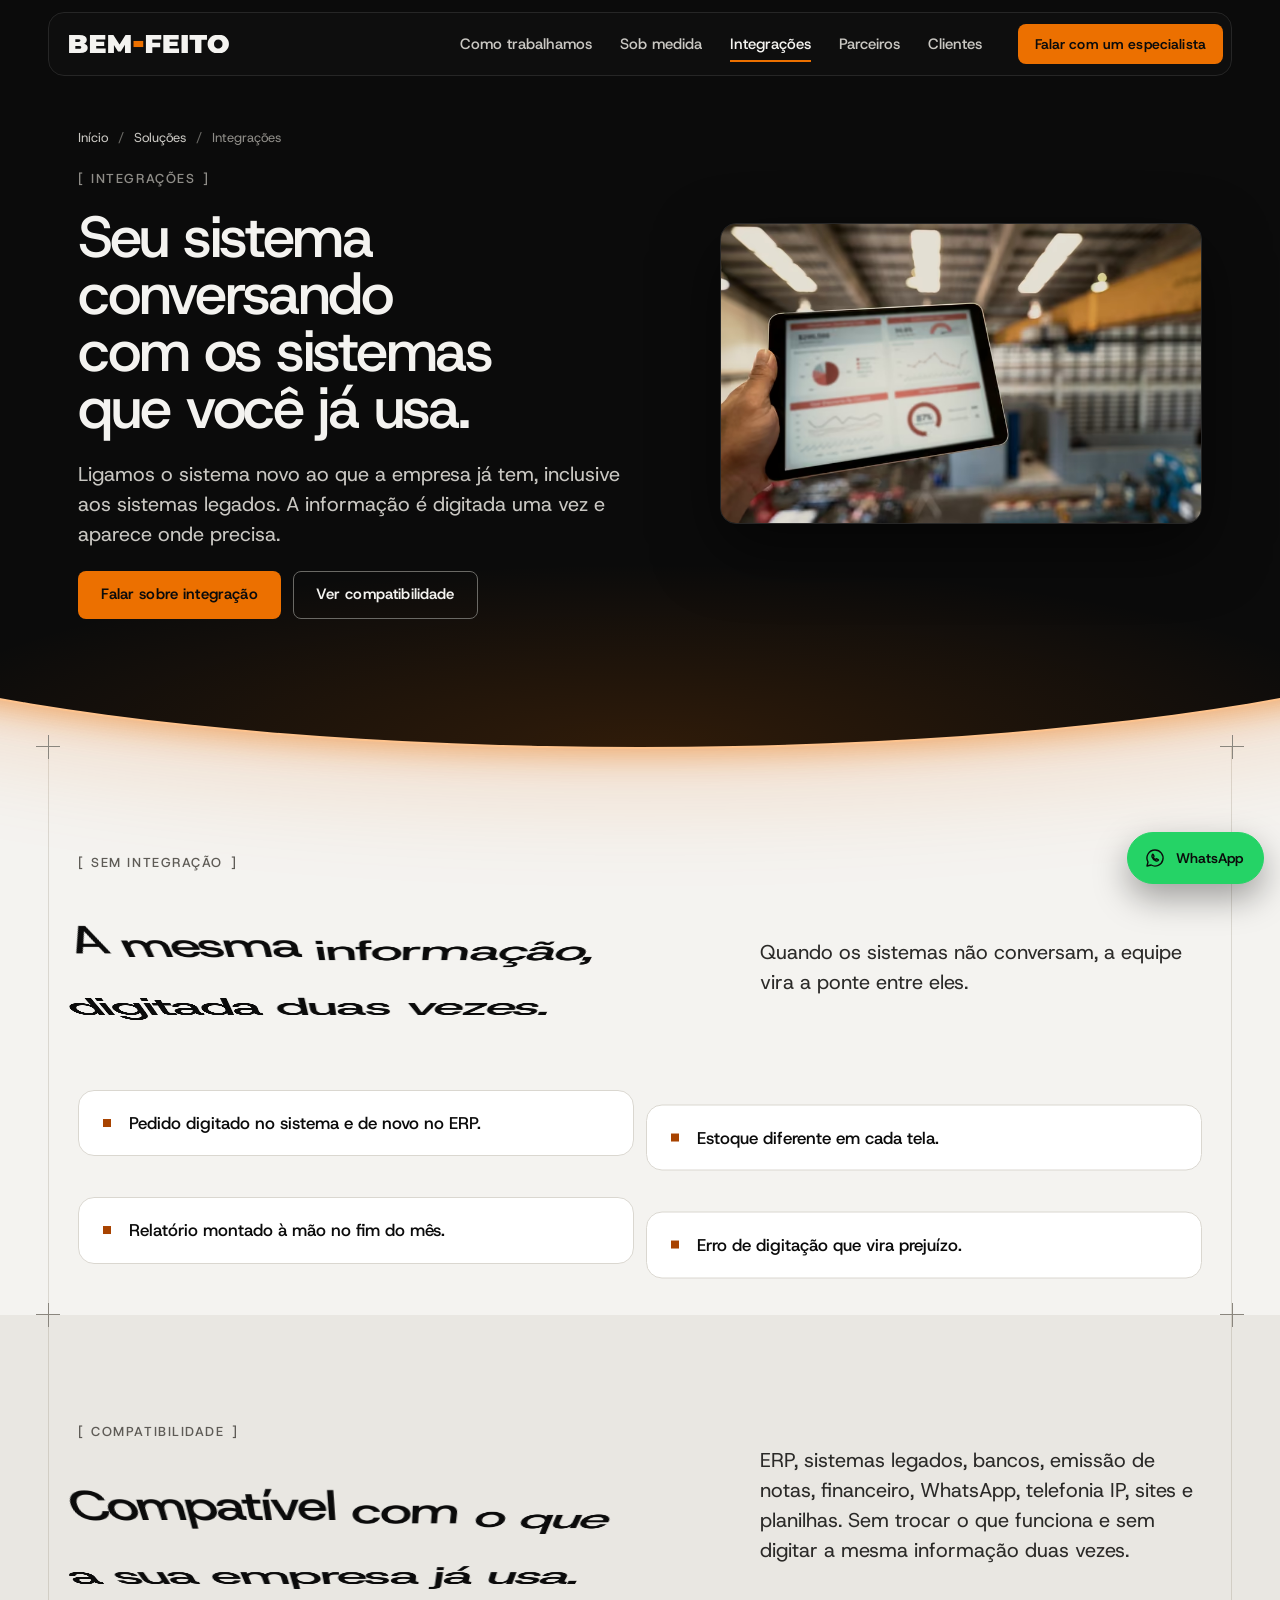
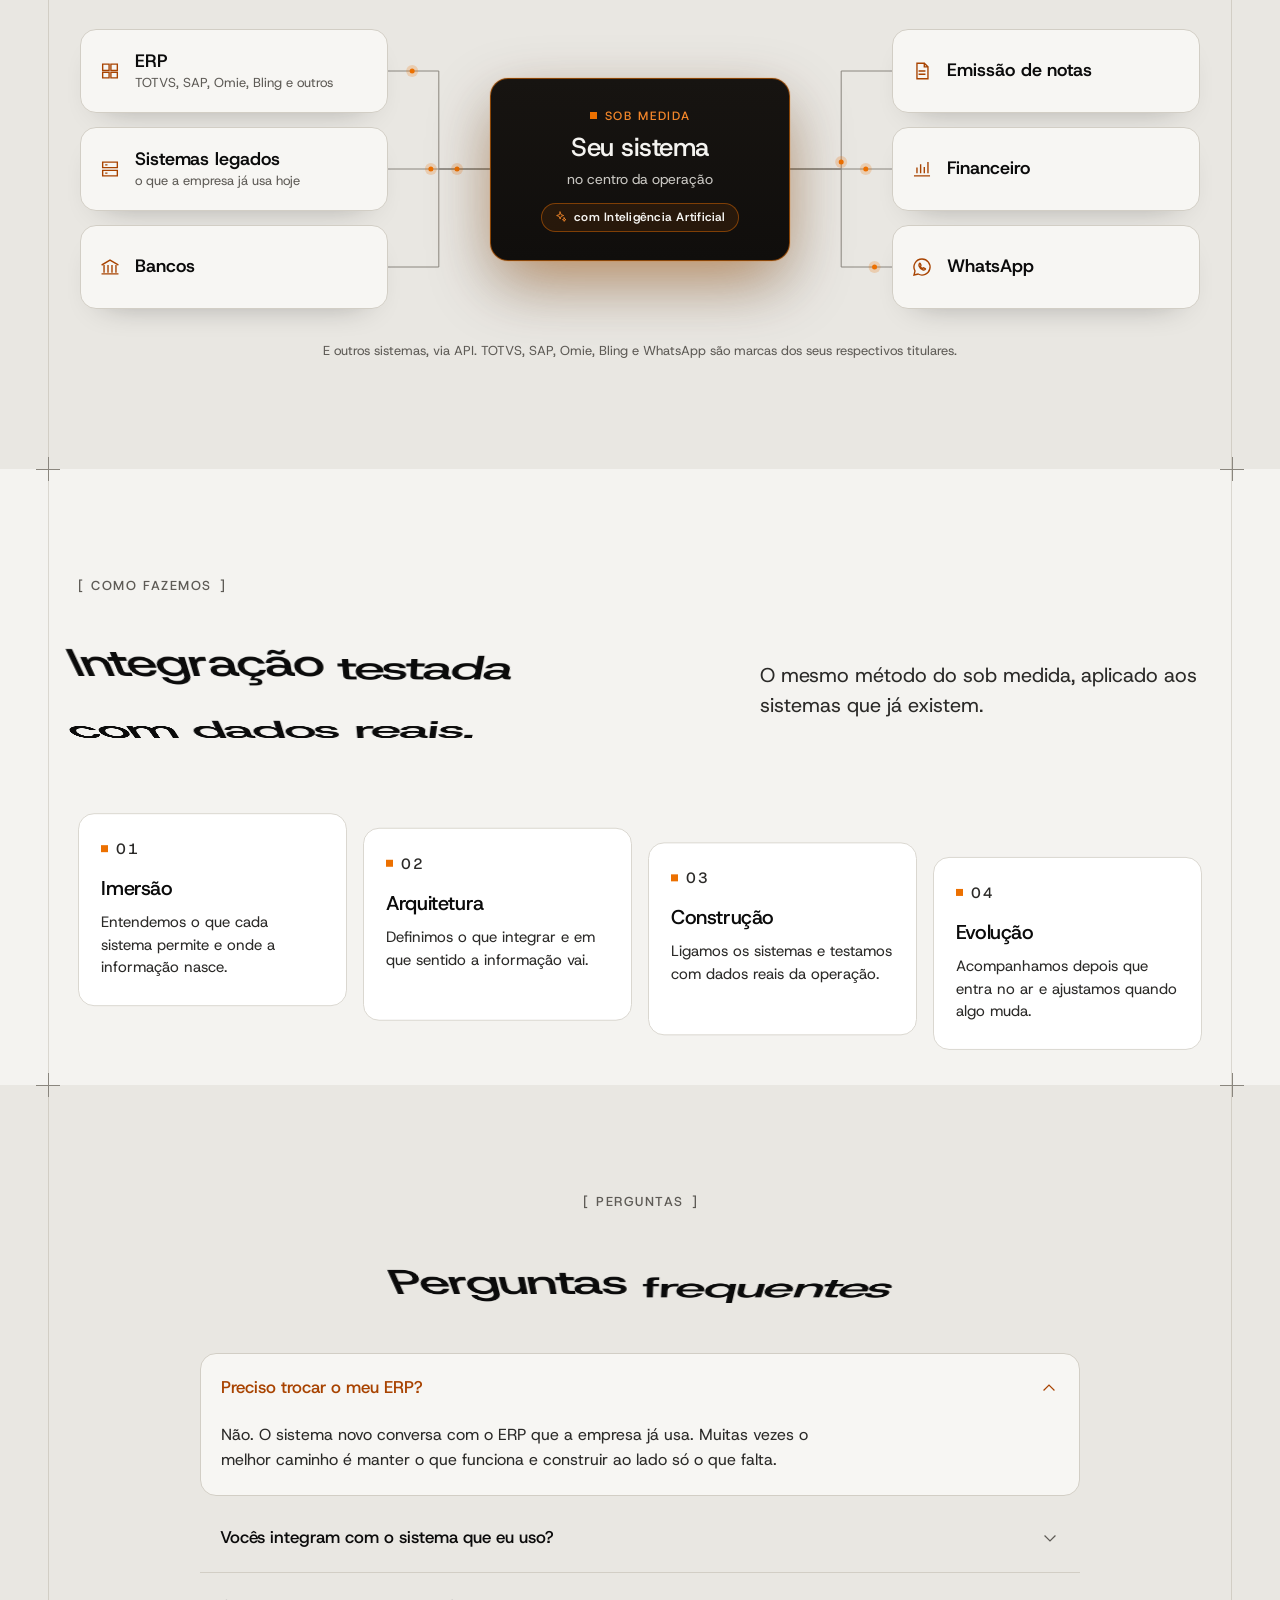
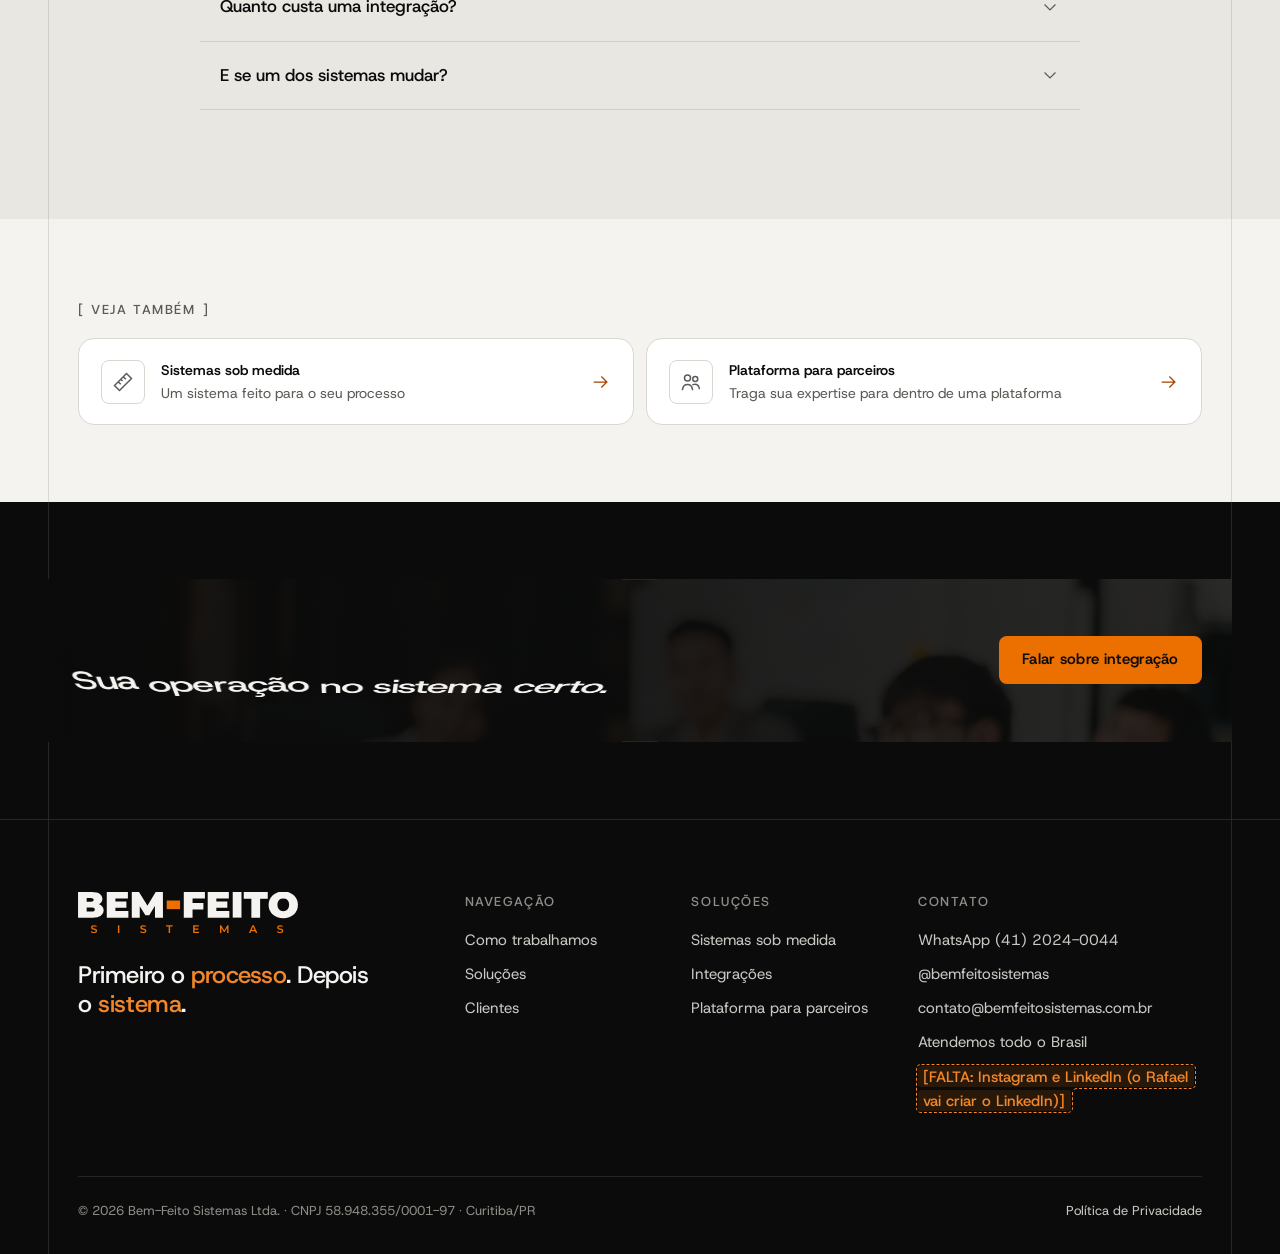
<file: integracoes/index.html>
<!doctype html>
<html lang="pt-BR">
<head>
<meta charset="utf-8">
<meta name="viewport" content="width=device-width, initial-scale=1, viewport-fit=cover">
<title>Integração de sistemas | Bem-Feito Sistemas</title>
<meta name="description" content="Integração do seu sistema com ERP (TOTVS, SAP, Omie, Bling e outros), sistemas legados, bancos, emissão de notas, financeiro e WhatsApp. Sem trocar o que funciona.">
<link rel="canonical" href="https://www.bemfeitosistemas.com.br/integracoes/">
<meta name="theme-color" content="#0b0b0b">
<link rel="icon" href="../favicon.svg" type="image/svg+xml">
<link rel="icon" href="../favicon-32.png" sizes="32x32" type="image/png">
<link rel="apple-touch-icon" href="../apple-touch-icon.png">
<link rel="manifest" href="../site.webmanifest">
<meta property="og:type" content="website">
<meta property="og:locale" content="pt_BR">
<meta property="og:site_name" content="Bem-Feito Sistemas">
<meta property="og:title" content="Integração de sistemas | Bem-Feito Sistemas">
<meta property="og:description" content="Integração do seu sistema com ERP (TOTVS, SAP, Omie, Bling e outros), sistemas legados, bancos, emissão de notas, financeiro e WhatsApp. Sem trocar o que funciona.">
<meta property="og:url" content="https://www.bemfeitosistemas.com.br/integracoes/">
<meta property="og:image" content="https://www.bemfeitosistemas.com.br/assets/img/og-bem-feito.jpg">
<meta property="og:image:width" content="1200">
<meta property="og:image:height" content="630">
<meta name="twitter:card" content="summary_large_image">
<link rel="preload" href="../assets/fonts/host-grotesk-400-600.woff2" as="font" type="font/woff2" crossorigin>
<link rel="stylesheet" href="../assets/css/site.css">
<script>(function(h){h.classList.add('js');if(!/(^|\.)bemfeitosistemas\.com\.br$/.test(location.hostname))h.classList.add('previa');})(document.documentElement);</script>
<script src="../assets/js/site.js" defer></script>
<script type="application/ld+json">{"@context": "https://schema.org", "@type": "BreadcrumbList", "itemListElement": [{"@type": "ListItem", "position": 1, "name": "Início", "item": "https://www.bemfeitosistemas.com.br/"}, {"@type": "ListItem", "position": 2, "name": "Integrações", "item": "https://www.bemfeitosistemas.com.br/integracoes/"}]}</script>
<script type="application/ld+json">{"@context": "https://schema.org", "@type": "FAQPage", "mainEntity": [{"@type": "Question", "name": "Preciso trocar o meu ERP?", "acceptedAnswer": {"@type": "Answer", "text": "Não. O sistema novo conversa com o ERP que a empresa já usa. Muitas vezes o melhor caminho é manter o que funciona e construir ao lado só o que falta."}}, {"@type": "Question", "name": "Vocês integram com o sistema que eu uso?", "acceptedAnswer": {"@type": "Answer", "text": "Sempre que o outro sistema permite integração: ERP (TOTVS, SAP, Omie, Bling e outros), sistemas legados, bancos, emissão de notas, financeiro e WhatsApp. Na Imersão, verificamos o que cada sistema permite."}}, {"@type": "Question", "name": "Quanto custa uma integração?", "acceptedAnswer": {"@type": "Answer", "text": "Depende dos sistemas e do que vai ser integrado. O valor sai depois que entendemos o que cada sistema permite e onde a informação nasce."}}, {"@type": "Question", "name": "E se um dos sistemas mudar?", "acceptedAnswer": {"@type": "Answer", "text": "Acompanhamos a integração depois que ela entra no ar e ajustamos quando algum sistema muda."}}]}</script>
</head>
<body>
<svg width="0" height="0" style="position:absolute" aria-hidden="true" focusable="false">
  <symbol id="i-seta" viewBox="0 0 24 24"><path d="M4 12h15M13 6l6 6-6 6"/></symbol>
  <symbol id="i-chev" viewBox="0 0 24 24"><path d="M6 9.5l6 6 6-6"/></symbol>
  <symbol id="i-menu" viewBox="0 0 24 24"><path d="M4 7h16M4 12h16M4 17h16"/></symbol>
  <symbol id="i-fechar" viewBox="0 0 24 24"><path d="M6 6l12 12M18 6L6 18"/></symbol>
  <symbol id="i-zap" viewBox="0 0 24 24"><path d="M12 3.25a8.75 8.75 0 0 0-7.6 13.08L3.25 20.75l4.53-1.1A8.75 8.75 0 1 0 12 3.25z"/><path d="M9.1 8.3c.25-.5.75-.5 1 0l.75 1.6c.12.28.05.58-.18.8l-.55.5c.5 1.1 1.35 1.95 2.45 2.45l.5-.55c.22-.23.52-.3.8-.18l1.6.75c.5.25.5.75 0 1-.75.6-1.65.8-2.55.5a6.6 6.6 0 0 1-4.12-4.12c-.3-.9-.1-1.8.3-2.25z"/></symbol>
  <symbol id="i-regua" viewBox="0 0 24 24"><path d="M3.5 15.5l12-12 5 5-12 12z M7.25 11.75l2 2 M9.75 9.25l1.25 1.25 M12.25 6.75l2 2"/></symbol>
  <symbol id="i-elo" viewBox="0 0 24 24"><path d="M3.5 8.5h6v7h-6z M14.5 8.5h6v7h-6z M9.5 12h5"/></symbol>
  <symbol id="i-parceiro" viewBox="0 0 24 24"><circle cx="8.5" cy="8" r="3"/><circle cx="16.25" cy="9" r="2.5"/><path d="M3.5 19.5c.4-3.3 2.4-5 5-5s4.6 1.7 5 5 M14 14.6c.6-.2 1.3-.3 2-.3 2.2 0 3.9 1.5 4.3 4.2"/></symbol>
  <symbol id="i-codigo" viewBox="0 0 24 24"><path d="M8.5 7l-5 5 5 5 M15.5 7l5 5-5 5 M13.5 4.5l-3 15"/></symbol>
  <symbol id="i-servidor" viewBox="0 0 24 24"><path d="M4 4.5h16v6H4z M4 13.5h16v6H4z M7.5 7.5h1 M7.5 16.5h1"/></symbol>
  <symbol id="i-laco" viewBox="0 0 24 24"><path d="M19.5 12a7.5 7.5 0 1 1-2.2-5.3 M19.5 3.75v4.5H15"/></symbol>
  <symbol id="i-erp" viewBox="0 0 24 24"><path d="M4 4.5h7v7H4z M13 4.5h7v7h-7z M4 13.5h7v6H4z M13 13.5h7v6h-7z"/></symbol>
  <symbol id="i-nota" viewBox="0 0 24 24"><path d="M6.5 3.5h8l4 4v13h-12z M14.5 3.5v4h4 M9 12h6 M9 15.5h6"/></symbol>
  <symbol id="i-financeiro" viewBox="0 0 24 24"><path d="M4 19.5h16 M6.5 16v-5 M10.5 16V7.5 M14.5 16v-5.5 M18.5 16V5"/></symbol>
  <symbol id="i-ouvidoria" viewBox="0 0 24 24"><path d="M4 5.5h16v10H10l-4.5 3.5v-3.5H4z M8 9.5h8 M8 12.5h5"/></symbol>
  <symbol id="i-360" viewBox="0 0 24 24"><path d="M19.5 12a7.5 7.5 0 1 1-2.2-5.3 M19.5 3.75v4.5H15"/><circle cx="12" cy="10.5" r="2.25"/><path d="M8.25 16.25c.6-1.7 2-2.6 3.75-2.6s3.15.9 3.75 2.6"/></symbol>
  <symbol id="i-esg" viewBox="0 0 24 24"><path d="M5 19.5c0-7.5 4.5-12.5 14.5-14.5-1 9-6 14-14.5 14.5z M5 19.5l7.5-7.5"/></symbol>
  <symbol id="i-banco" viewBox="0 0 24 24"><path d="M3.5 9.5L12 4.5l8.5 5 M5.5 10.5v7 M9.83 10.5v7 M14.17 10.5v7 M18.5 10.5v7 M3.5 19.5h17"/></symbol>
  <symbol id="i-processo" viewBox="0 0 24 24"><path d="M3.5 4h6v5h-6z M14.5 15h6v5h-6z M6.5 9v8.5h8 M11.5 15l3 2.5-3 2.5"/></symbol>
  <symbol id="i-sinc" viewBox="0 0 24 24"><path d="M4.5 10a7.5 7.5 0 0 1 13.2-3.6L19.5 8.5 M19.5 4v4.5H15 M19.5 14a7.5 7.5 0 0 1-13.2 3.6L4.5 15.5 M4.5 20v-4.5H9"/></symbol>
  <symbol id="i-local" viewBox="0 0 24 24"><path d="M12 21s-6.5-6.2-6.5-11a6.5 6.5 0 0 1 13 0c0 4.8-6.5 11-6.5 11z"/><circle cx="12" cy="10" r="2.25"/></symbol>
  <symbol id="i-celular" viewBox="0 0 24 24"><path d="M7.5 3.5h9v17h-9z M11 17.25h2"/></symbol>
  <symbol id="i-portal" viewBox="0 0 24 24"><path d="M3.5 5h17v14h-17z M3.5 9h17 M6.5 7h.5 M9 7h.5"/></symbol>
  <symbol id="i-play" viewBox="0 0 24 24"><path d="M8.5 5.75v12.5L18.5 12z"/></symbol>
  <symbol id="i-ia" viewBox="0 0 24 24"><path d="M10.5 3.5l1.6 4.4 4.4 1.6-4.4 1.6-1.6 4.4-1.6-4.4-4.4-1.6 4.4-1.6z M17.5 13.5l.9 2.1 2.1.9-2.1.9-.9 2.1-.9-2.1-2.1-.9 2.1-.9z"/></symbol>
  <symbol id="i-cadeado" viewBox="0 0 24 24"><path d="M5.5 10.5h13v10h-13z M8.5 10.5V7.5a3.5 3.5 0 0 1 7 0v3 M12 14.25v2.5"/></symbol>
</svg>

<a class="pular" href="#conteudo">Pular para o conteúdo</a>

<header class="topo" id="topo">
  <div class="envolve">
    <div class="topo__barra">
      <a class="topo__logo" href="../" aria-label="Bem-Feito Sistemas, página inicial">
        <img src="../assets/img/bem-feito-compacta-escuro.svg" width="160" height="19" alt="Bem-Feito">
      </a>
      <nav class="nav" aria-label="Principal">
        <ul role="list">
          <li><a href="../#metodo">Como trabalhamos</a></li>
          <li><a href="../sob-medida/">Sob medida</a></li>
          <li><a href="../integracoes/" aria-current="page">Integrações</a></li>
          <li><a href="../parceiros/">Parceiros</a></li>
          <li><a href="../#clientes">Clientes</a></li>
        </ul>
      </nav>
      <div class="topo__acoes">
        <a class="btn btn--pri btn--p" href="https://wa.me/554120240044?text=Ol%C3%A1%2C%20vim%20pelo%20site%20da%20Bem-Feito." target="_blank" rel="noopener" data-evento="whatsapp_click" data-local="topo">Falar com um especialista</a>
      </div>
      <button class="topo__menu" type="button" aria-expanded="false" aria-controls="menu"><span>Menu</span><svg class="i" aria-hidden="true"><use href="#i-menu"/></svg></button>
    </div>
  </div>
</header>

<div class="menu" id="menu" hidden>
  <nav aria-label="Menu">
    <ul role="list">
          <li><a href="../#metodo">Como trabalhamos <svg class="i" aria-hidden="true"><use href="#i-seta"/></svg></a></li>
          <li><a href="../sob-medida/">Sob medida <svg class="i" aria-hidden="true"><use href="#i-seta"/></svg></a></li>
          <li><a href="../integracoes/" aria-current="page">Integrações <svg class="i" aria-hidden="true"><use href="#i-seta"/></svg></a></li>
          <li><a href="../parceiros/">Parceiros <svg class="i" aria-hidden="true"><use href="#i-seta"/></svg></a></li>
          <li><a href="../#clientes">Clientes <svg class="i" aria-hidden="true"><use href="#i-seta"/></svg></a></li>
    </ul>
  </nav>
  <div class="acoes">
    <a class="btn btn--pri" href="https://wa.me/554120240044?text=Ol%C3%A1%2C%20vim%20pelo%20site%20da%20Bem-Feito." target="_blank" rel="noopener" data-evento="whatsapp_click" data-local="menu">Falar com um especialista</a>
  </div>
</div>

<main id="conteudo">

  <section class="cupula lp-heroi" aria-labelledby="lp-titulo">
    <div class="envolve lp-heroi__grade">
      <div class="lp-heroi__texto">
        <nav class="migalha" aria-label="Você está em">
            <ol role="list"><li><a href="../">Início</a></li><li><a href="../#solucoes">Soluções</a></li><li><span aria-current="page">Integrações</span></li></ol>
          </nav>
        <p class="colchete">Integrações</p>
        <h1 id="lp-titulo">Seu sistema conversando com os sistemas que você já usa.</h1>
        <p class="t-grande">Ligamos o sistema novo ao que a empresa já tem, inclusive aos sistemas legados. A informação é digitada uma vez e aparece onde precisa.</p>
        <div class="acoes">
          <a class="btn btn--pri" href="https://wa.me/554120240044?text=Ol%C3%A1%2C%20vim%20pelo%20site%20da%20Bem-Feito%20e%20quero%20falar%20sobre%20integra%C3%A7%C3%A3o%20com%20o%20meu%20sistema." target="_blank" rel="noopener" data-evento="whatsapp_click" data-local="integracoes-topo">Falar sobre integração</a>
          <a class="btn btn--sec" href="#compatibilidade">Ver compatibilidade</a>
        </div>
      </div>
      <figure class="lp-heroi__foto">
        <picture>
          <source type="image/avif" srcset="../assets/img/fotos/integracoes-480.avif 480w, ../assets/img/fotos/integracoes-800.avif 800w, ../assets/img/fotos/integracoes-1200.avif 1200w" sizes="(min-width: 1024px) 520px, 100vw">
          <img src="../assets/img/fotos/integracoes-800.jpg" srcset="../assets/img/fotos/integracoes-480.jpg 480w, ../assets/img/fotos/integracoes-800.jpg 800w, ../assets/img/fotos/integracoes-1200.jpg 1200w" sizes="(min-width: 1024px) 520px, 100vw" width="1200" height="750" alt="Gestor com um tablet de indicadores no galpão" loading="eager" decoding="async">
        </picture>
      </figure>
    </div>
  </section>

  <!-- Sem integração (primeira versão) -->
  <section class="secao claro linhas" id="sem-integracao" aria-labelledby="sem-integracao-titulo">
    <span class="cruz cruz--te" aria-hidden="true"></span><span class="cruz cruz--td" aria-hidden="true"></span>
    <div class="envolve">
      <div class="cab">
        <div class="cab__titulo">
          <p class="colchete">Sem integração</p>
          <h2 class="t-secao" id="sem-integracao-titulo">A mesma informação, digitada duas vezes.</h2>
        </div>
        <p class="t-grande">Quando os sistemas não conversam, a equipe vira a ponte entre eles.</p>
      </div>
      <ul class="sinais" role="list">
        <li>Pedido digitado no sistema e de novo no ERP.</li>
        <li>Estoque diferente em cada tela.</li>
        <li>Relatório montado à mão no fim do mês.</li>
        <li>Erro de digitação que vira prejuízo.</li>
      </ul>
    </div>
  </section>

  <!-- Compatibilidade -->
  <section class="secao claro cinza linhas integra" id="compatibilidade" aria-labelledby="integra-titulo">
    <span class="cruz cruz--te" aria-hidden="true"></span><span class="cruz cruz--td" aria-hidden="true"></span>
    <div class="envolve">
      <div class="cab">
        <div class="cab__titulo">
          <p class="colchete">Compatibilidade</p>
          <h2 class="t-secao" id="integra-titulo">Compatível com o que a sua empresa já usa.</h2>
        </div>
        <p class="t-grande">ERP, sistemas legados, bancos, emissão de notas, financeiro, WhatsApp, telefonia IP, sites e planilhas. Sem trocar o que funciona e sem digitar a mesma informação duas vezes.</p>
      </div>
      <div class="hub" data-hub>
        <svg class="hub__fios" aria-hidden="true" focusable="false"></svg>
        <div class="hub__centro escuro">
          <p class="hub__tag">Sob medida</p>
          <p class="hub__titulo">Seu sistema</p>
          <p class="hub__txt">no centro da operação</p>
          <p class="hub__ia"><svg class="i" aria-hidden="true"><use href="#i-ia"/></svg>com Inteligência Artificial</p>
        </div>
        <ul class="hub__sistemas" role="list" aria-label="Sistemas compatíveis">
          <li class="sis"><svg class="i" aria-hidden="true"><use href="#i-erp"/></svg><span class="sis__texto"><span class="sis__nome">ERP</span><span class="sis__detalhe">TOTVS, SAP, Omie, Bling e outros</span></span></li>
          <li class="sis"><svg class="i" aria-hidden="true"><use href="#i-nota"/></svg><span class="sis__texto"><span class="sis__nome">Emissão de notas</span></span></li>
          <li class="sis"><svg class="i" aria-hidden="true"><use href="#i-servidor"/></svg><span class="sis__texto"><span class="sis__nome">Sistemas legados</span><span class="sis__detalhe">o que a empresa já usa hoje</span></span></li>
          <li class="sis"><svg class="i" aria-hidden="true"><use href="#i-financeiro"/></svg><span class="sis__texto"><span class="sis__nome">Financeiro</span></span></li>
          <li class="sis"><svg class="i" aria-hidden="true"><use href="#i-banco"/></svg><span class="sis__texto"><span class="sis__nome">Bancos</span></span></li>
          <li class="sis"><svg class="i" aria-hidden="true"><use href="#i-zap"/></svg><span class="sis__texto"><span class="sis__nome">WhatsApp</span></span></li>
        </ul>
      </div>
      <p class="integra__nota">E outros sistemas, via API. TOTVS, SAP, Omie, Bling e WhatsApp são marcas dos seus respectivos titulares.</p>
    </div>
  </section>

  <!-- Como fazemos -->
  <section class="secao claro linhas etapas" id="como-fazemos" aria-labelledby="etapas-titulo">
    <span class="cruz cruz--te" aria-hidden="true"></span><span class="cruz cruz--td" aria-hidden="true"></span>
    <div class="envolve">
      <div class="cab">
        <div class="cab__titulo">
          <p class="colchete">Como fazemos</p>
          <h2 class="t-secao" id="etapas-titulo">Integração testada com dados reais.</h2>
        </div>
        <p class="t-grande">O mesmo método do sob medida, aplicado aos sistemas que já existem.</p>
      </div>
      <ol class="etapas__lista" role="list">
        <li class="etapa"><p class="etapa__num">01</p><h3>Imersão</h3><p>Entendemos o que cada sistema permite e onde a informação nasce.</p></li>
        <li class="etapa"><p class="etapa__num">02</p><h3>Arquitetura</h3><p>Definimos o que integrar e em que sentido a informação vai.</p></li>
        <li class="etapa"><p class="etapa__num">03</p><h3>Construção</h3><p>Ligamos os sistemas e testamos com dados reais da operação.</p></li>
        <li class="etapa"><p class="etapa__num">04</p><h3>Evolução</h3><p>Acompanhamos depois que entra no ar e ajustamos quando algo muda.</p></li>
      </ol>
    </div>
  </section>

  <!-- Perguntas desta página (saíram da Home em 31/10) -->
  <section class="secao claro cinza linhas" id="perguntas" aria-labelledby="perguntas-titulo">
    <span class="cruz cruz--te" aria-hidden="true"></span><span class="cruz cruz--td" aria-hidden="true"></span>
    <div class="envolve">
      <div class="cab cab--centro">
        <div class="cab__titulo">
          <p class="colchete">Perguntas</p>
          <h2 class="t-secao" id="perguntas-titulo">Perguntas frequentes</h2>
        </div>
      </div>
      <div class="perguntas">
        <details class="pergunta" name="perguntas" open>
          <summary>Preciso trocar o meu ERP?<svg class="i" aria-hidden="true"><use href="#i-chev"/></svg></summary>
          <div class="pergunta__resp"><p>Não. O sistema novo conversa com o ERP que a empresa já usa. Muitas vezes o melhor caminho é manter o que funciona e construir ao lado só o que falta.</p></div>
        </details>
        <details class="pergunta" name="perguntas">
          <summary>Vocês integram com o sistema que eu uso?<svg class="i" aria-hidden="true"><use href="#i-chev"/></svg></summary>
          <div class="pergunta__resp"><p>Sempre que o outro sistema permite integração: ERP (TOTVS, SAP, Omie, Bling e outros), sistemas legados, bancos, emissão de notas, financeiro e WhatsApp. Na Imersão, verificamos o que cada sistema permite.</p></div>
        </details>
        <details class="pergunta" name="perguntas">
          <summary>Quanto custa uma integração?<svg class="i" aria-hidden="true"><use href="#i-chev"/></svg></summary>
          <div class="pergunta__resp"><p>Depende dos sistemas e do que vai ser integrado. O valor sai depois que entendemos o que cada sistema permite e onde a informação nasce.</p></div>
        </details>
        <details class="pergunta" name="perguntas">
          <summary>E se um dos sistemas mudar?<svg class="i" aria-hidden="true"><use href="#i-chev"/></svg></summary>
          <div class="pergunta__resp"><p>Acompanhamos a integração depois que ela entra no ar e ajustamos quando algum sistema muda.</p></div>
        </details>
      </div>
    </div>
  </section>

  <section class="secao claro linhas" aria-labelledby="outras-titulo" style="--secao-y: clamp(56px, 6vw, 88px)">
    <div class="envolve">
      <h2 class="colchete" id="outras-titulo" style="margin-bottom: 20px">Veja também</h2>
      <div class="outras">
        <a class="outra" href="../sob-medida/"><span class="pilar__icone" aria-hidden="true"><svg class="i i--g"><use href="#i-regua"/></svg></span><span><b>Sistemas sob medida</b><span>Um sistema feito para o seu processo</span></span><svg class="i" aria-hidden="true"><use href="#i-seta"/></svg></a>
        <a class="outra" href="../parceiros/"><span class="pilar__icone" aria-hidden="true"><svg class="i i--g"><use href="#i-parceiro"/></svg></span><span><b>Plataforma para parceiros</b><span>Traga sua expertise para dentro de uma plataforma</span></span><svg class="i" aria-hidden="true"><use href="#i-seta"/></svg></a>
      </div>
    </div>
  </section>

  <section class="proximo linhas" id="proximo-passo" aria-labelledby="proximo-titulo">
    <div class="envolve">
      <div class="proximo__caixa">
        <div class="proximo__foto">
        <picture>
          <source type="image/avif" srcset="../assets/img/fotos/proximo-800.avif 800w, ../assets/img/fotos/proximo-1600.avif 1600w" sizes="100vw">
          <img src="../assets/img/fotos/proximo-1600.jpg" srcset="../assets/img/fotos/proximo-800.jpg 800w, ../assets/img/fotos/proximo-1600.jpg 1600w" sizes="100vw" width="1600" height="900" alt="" loading="lazy" decoding="async">
        </picture>
        </div>
        <span class="proximo__linha proximo__linha--t" aria-hidden="true"></span><span class="proximo__linha proximo__linha--b" aria-hidden="true"></span>
        <span class="cruz cruz--c-te" aria-hidden="true"></span><span class="cruz cruz--c-td" aria-hidden="true"></span>
        <span class="cruz cruz--c-be" aria-hidden="true"></span><span class="cruz cruz--c-bd" aria-hidden="true"></span>
        <h2 class="t-secao proximo__titulo" id="proximo-titulo">Sua operação no sistema certo.</h2>
        <a class="btn btn--pri" href="https://wa.me/554120240044?text=Ol%C3%A1%2C%20vim%20pelo%20site%20da%20Bem-Feito%20e%20quero%20falar%20sobre%20integra%C3%A7%C3%A3o%20com%20o%20meu%20sistema." target="_blank" rel="noopener" data-evento="whatsapp_click" data-local="integracoes-proximo-passo">Falar sobre integração</a>
      </div>
    </div>
  </section>

</main>

<footer class="rodape linhas">
  <div class="envolve">
    <div class="rodape__topo">
      <div class="rodape__marca">
        <img src="../assets/img/bem-feito-principal-escuro.svg" width="220" height="42" alt="Bem-Feito Sistemas">
        <p class="rodape__frase">Primeiro o <span class="destaque">processo</span>. Depois o <span class="destaque">sistema</span>.</p>
      </div>
      <nav aria-labelledby="rodape-nav">
        <h2 id="rodape-nav">Navegação</h2>
        <ul role="list">
          <li><a href="../#metodo">Como trabalhamos</a></li>
          <li><a href="../#solucoes">Soluções</a></li>
          <li><a href="../#clientes">Clientes</a></li>
        </ul>
      </nav>
      <nav aria-labelledby="rodape-sol">
        <h2 id="rodape-sol">Soluções</h2>
        <ul role="list">
          <li><a href="../sob-medida/">Sistemas sob medida</a></li>
          <li><a href="../integracoes/">Integrações</a></li>
          <li><a href="../parceiros/">Plataforma para parceiros</a></li>
        </ul>
      </nav>
      <div>
        <h2>Contato</h2>
        <ul role="list">
          <li><a href="https://wa.me/554120240044?text=Ol%C3%A1%2C%20vim%20pelo%20site%20da%20Bem-Feito." target="_blank" rel="noopener" data-evento="whatsapp_click" data-local="rodape">WhatsApp (41) 2024-0044</a></li>
          <li>@bemfeitosistemas</li>
          <li><a href="mailto:contato@bemfeitosistemas.com.br">contato@bemfeitosistemas.com.br</a></li>
          <li>Atendemos todo o Brasil</li>
          <li class="so-previa"><span class="falta">[FALTA: Instagram e LinkedIn (o Rafael vai criar o LinkedIn)]</span></li>
        </ul>
      </div>
    </div>
    <div class="rodape__base">
      <p>© 2026 Bem-Feito Sistemas Ltda. · CNPJ 58.948.355/0001-97 · Curitiba/PR</p>
      <p><a href="../privacidade/">Política de Privacidade</a></p>
    </div>
  </div>
</footer>

<a class="zap" href="https://wa.me/554120240044?text=Ol%C3%A1%2C%20vim%20pelo%20site%20da%20Bem-Feito." target="_blank" rel="noopener" data-evento="whatsapp_click" data-local="flutuante" aria-label="Conversar no WhatsApp"><svg class="i" aria-hidden="true"><use href="#i-zap"/></svg><span>WhatsApp</span></a>
</body>
</html>
</file>
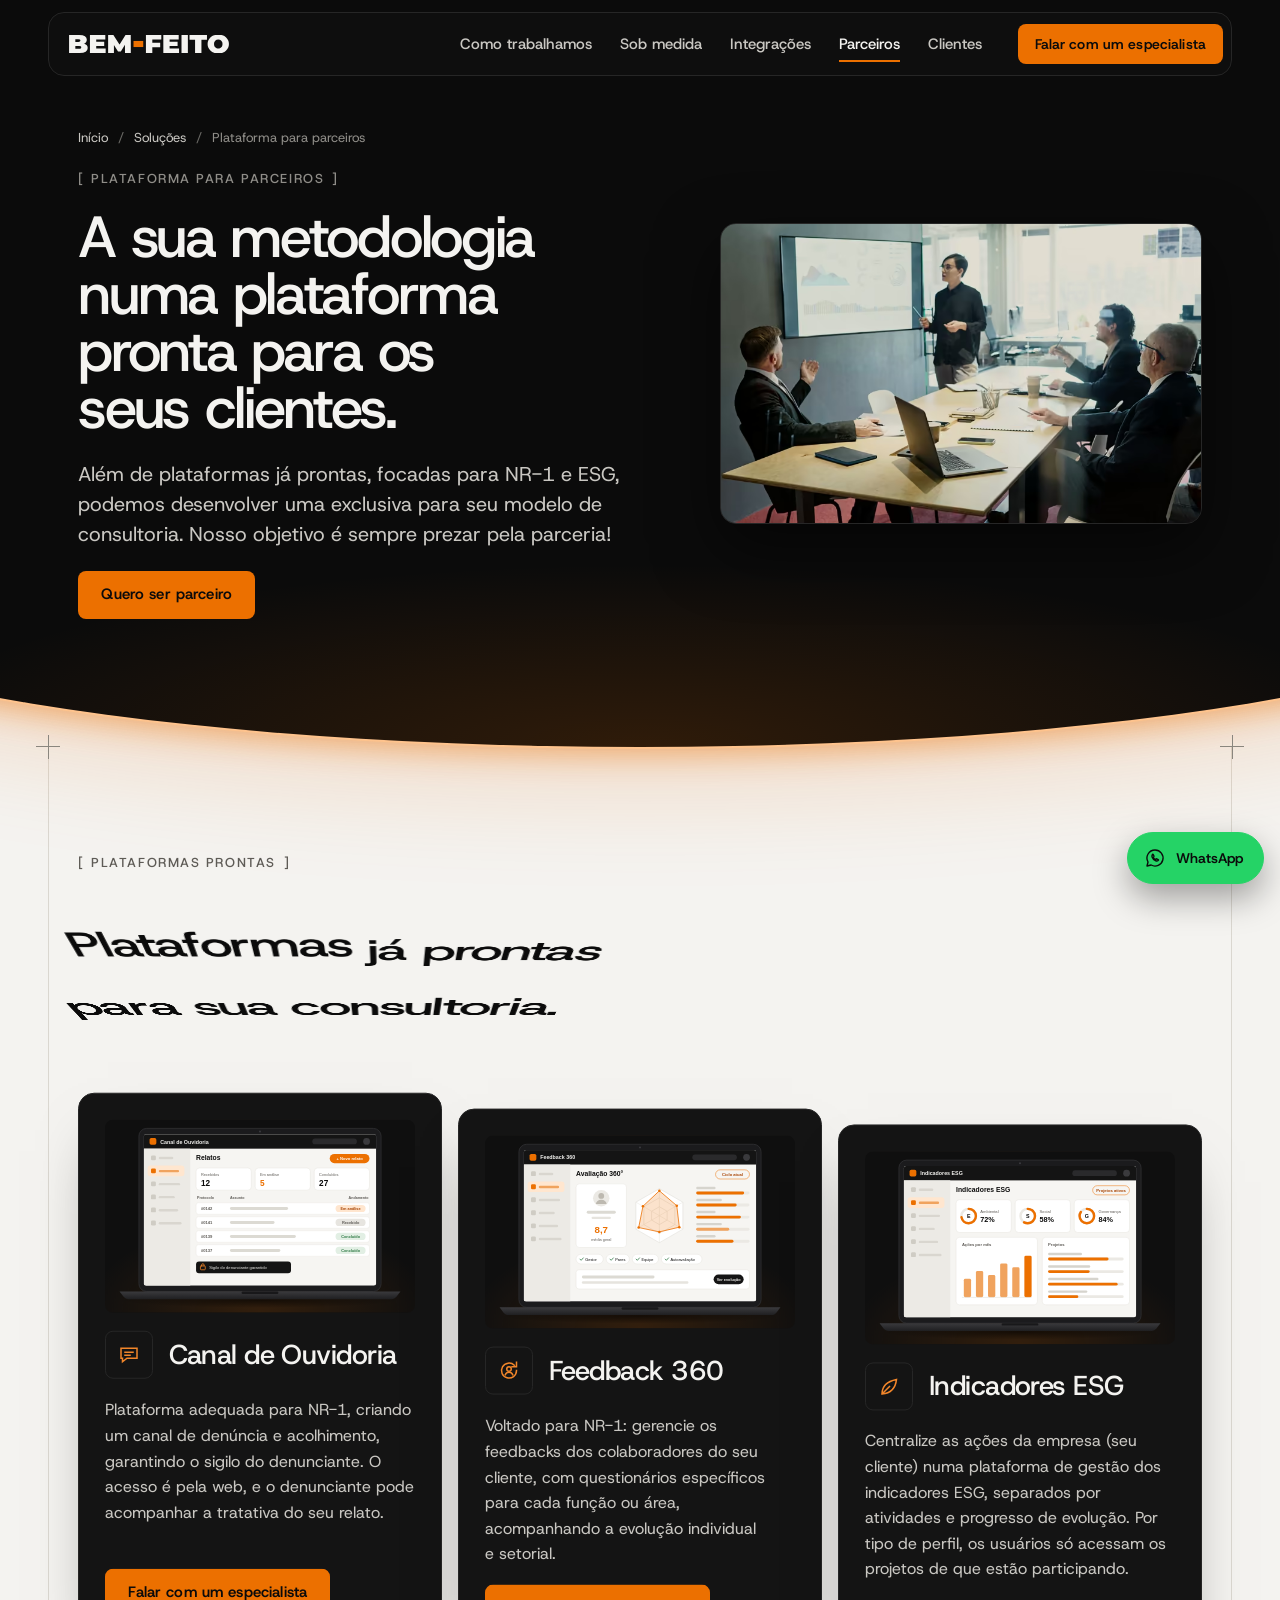
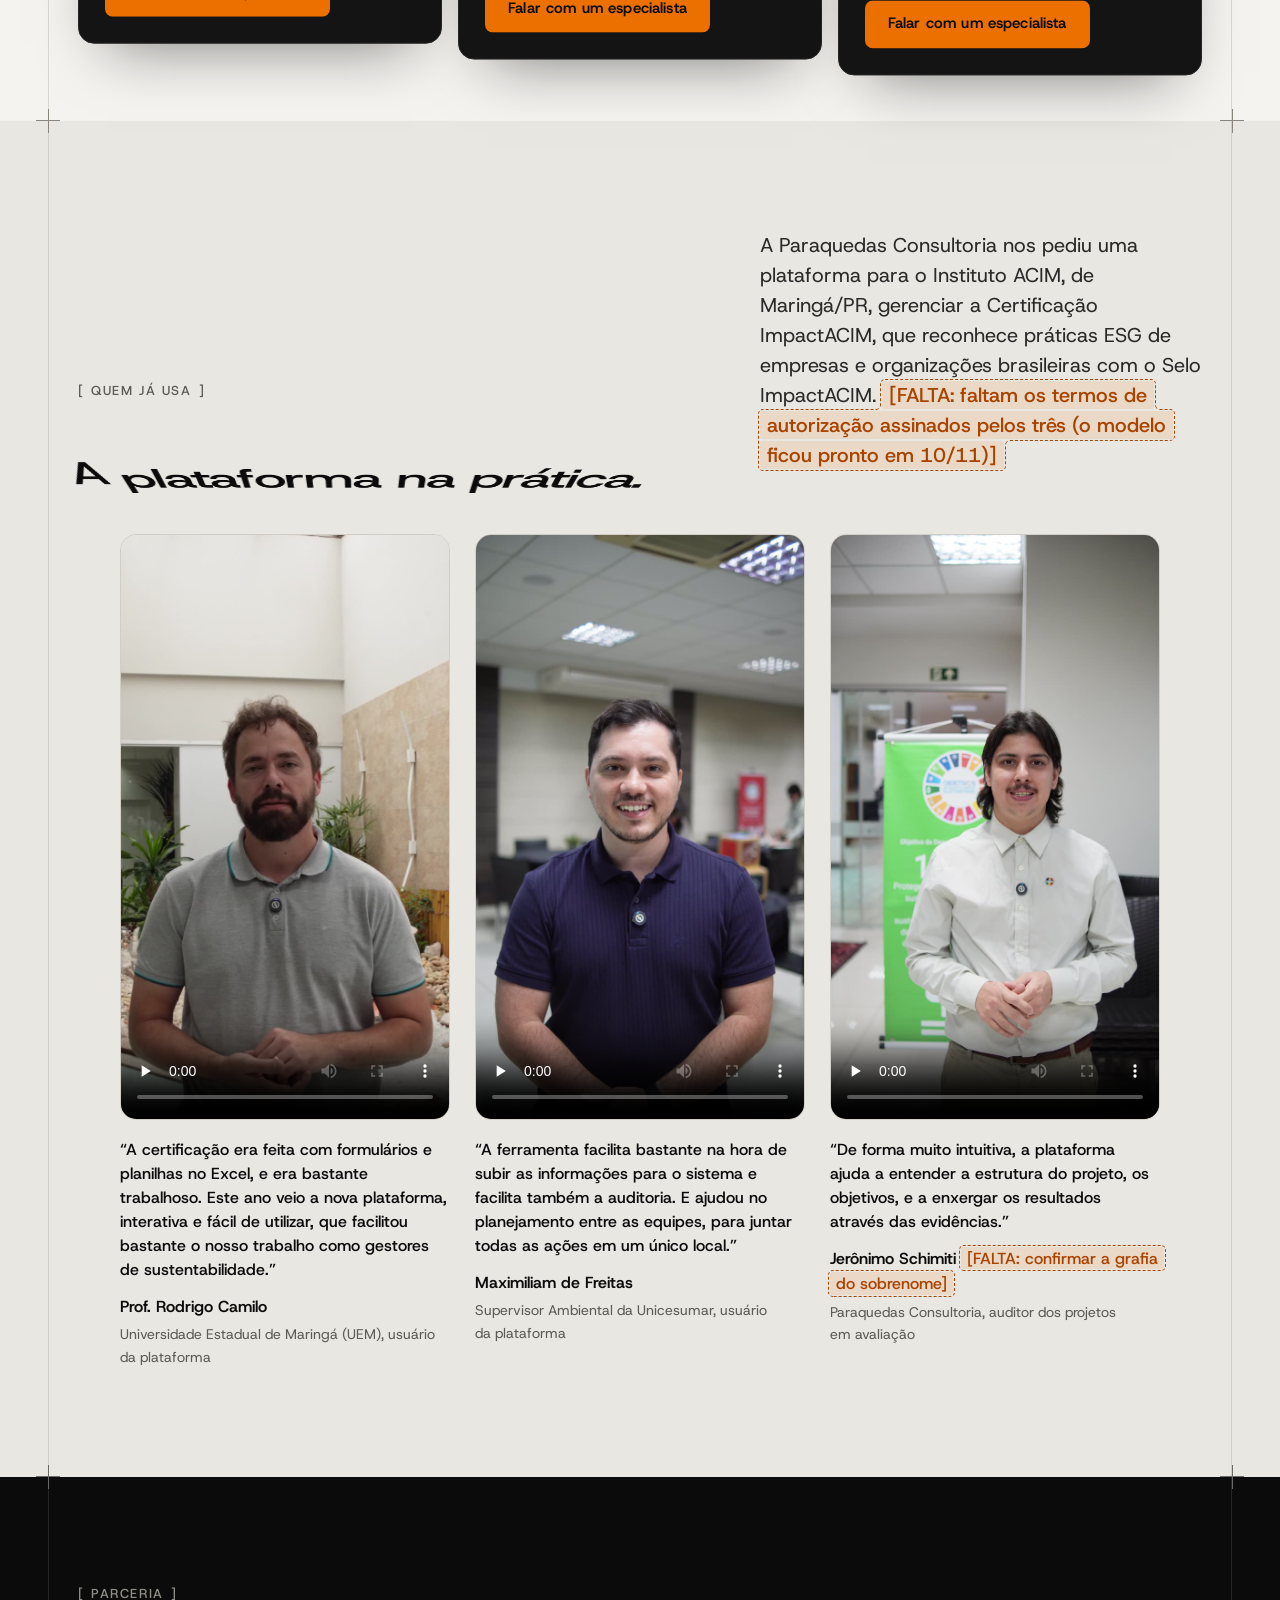
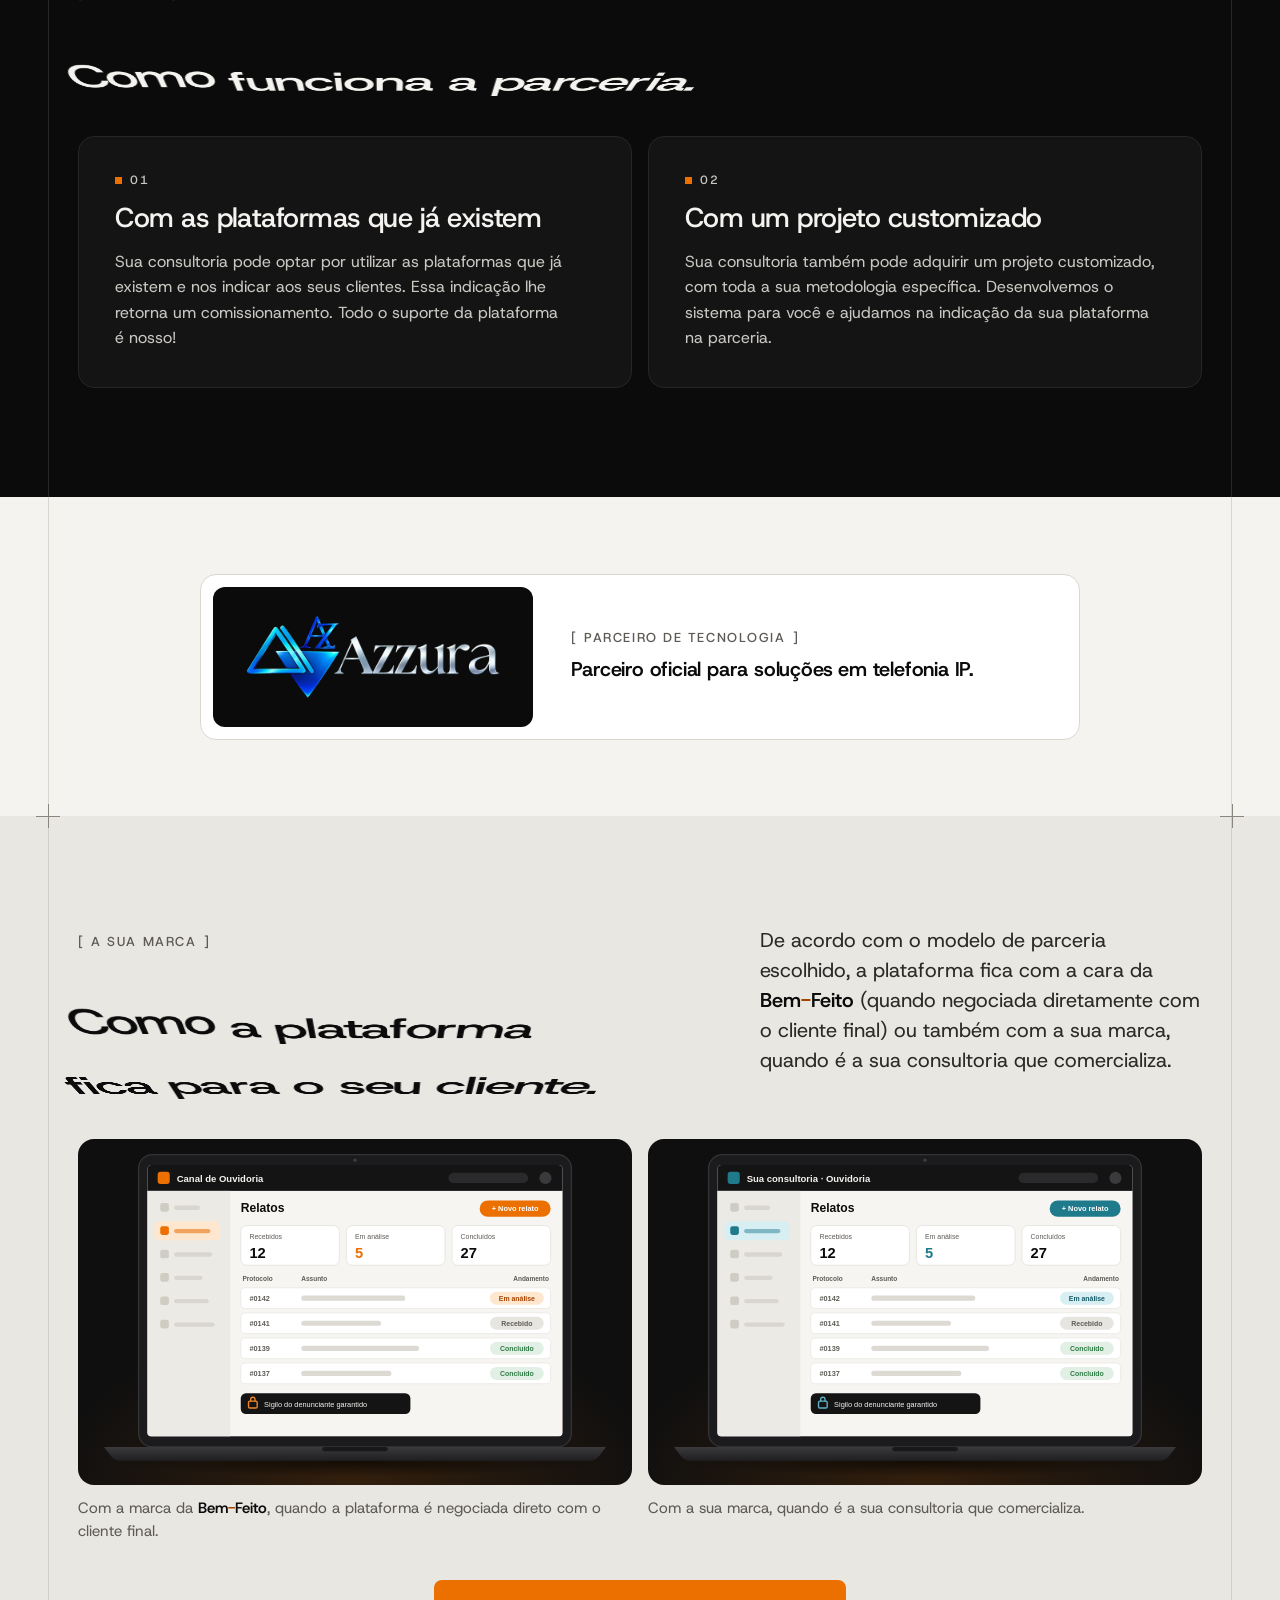
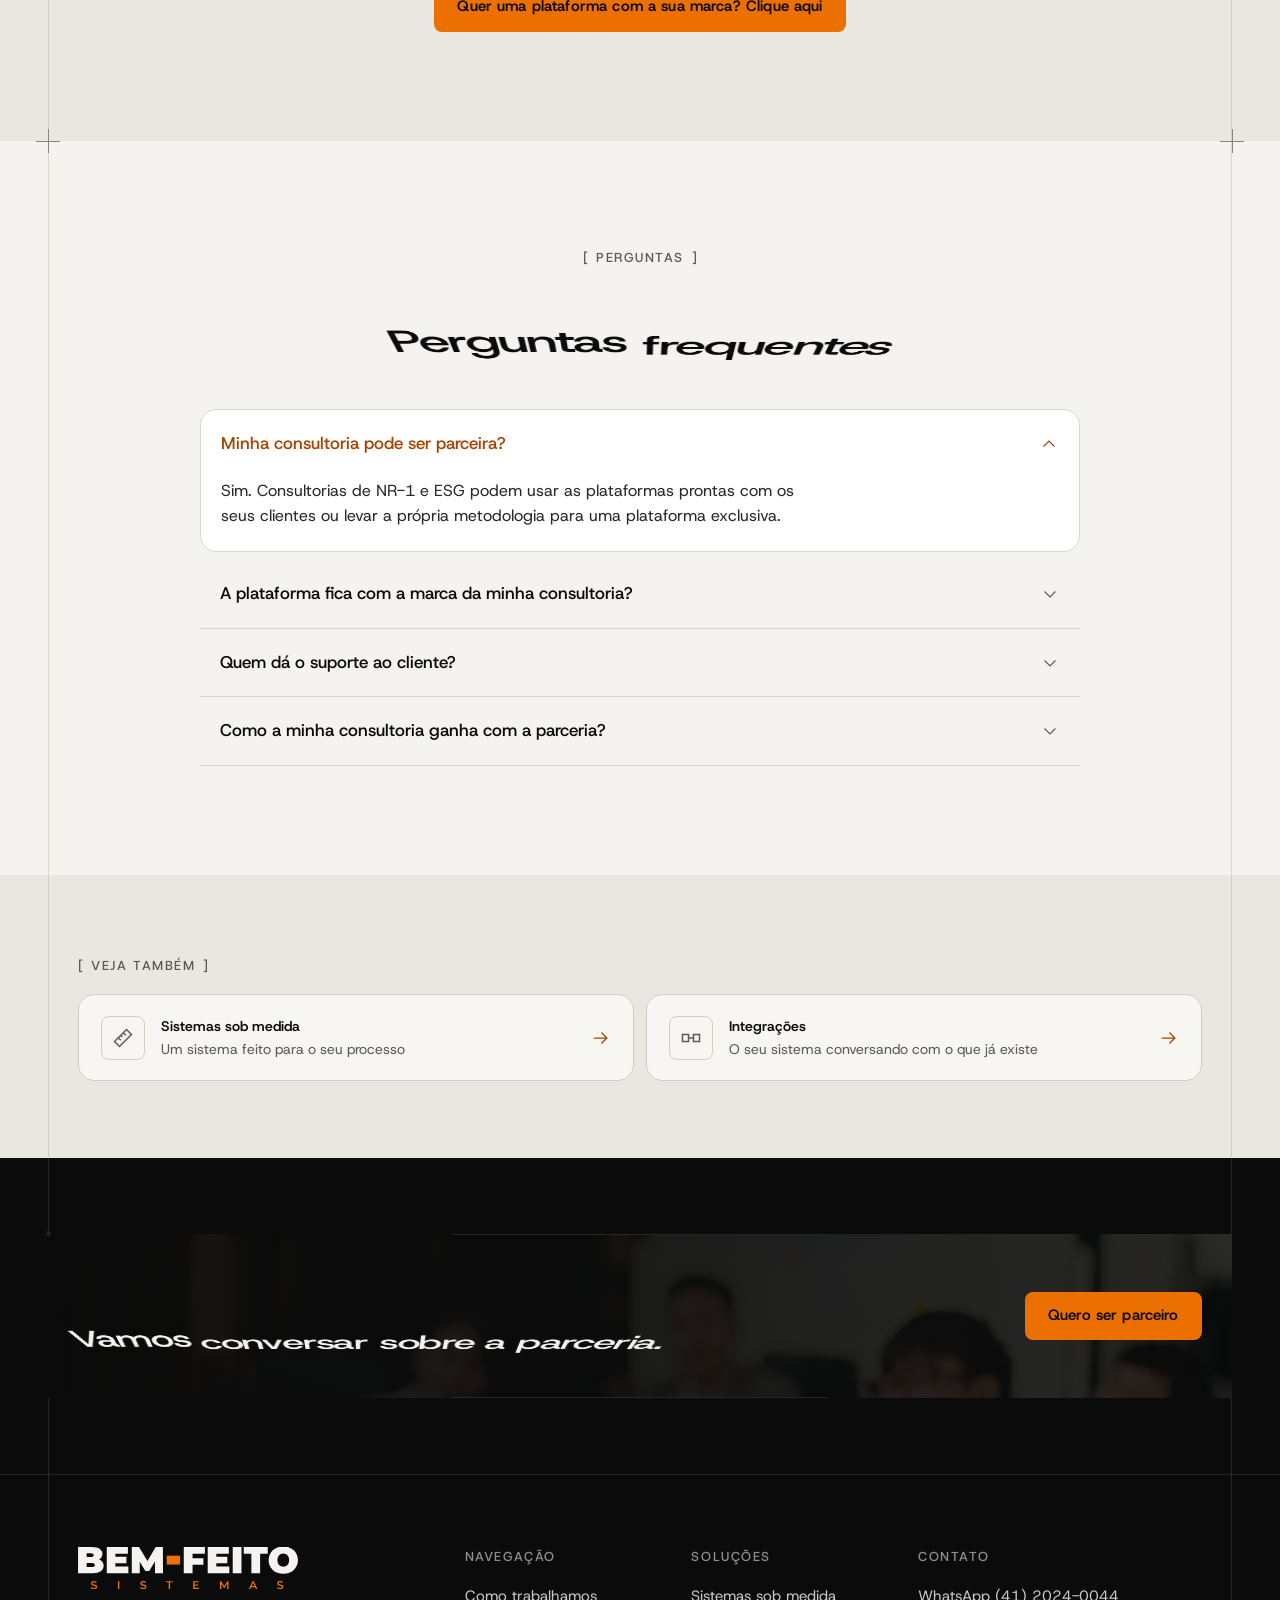
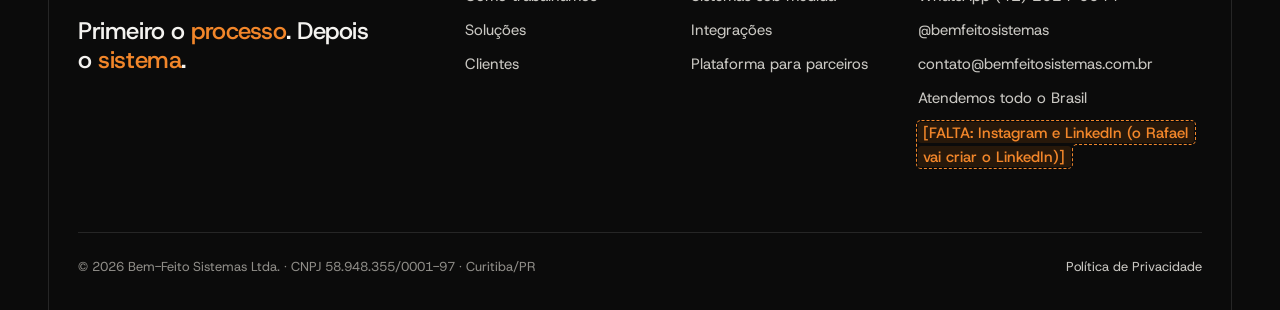
<file: parceiros/index.html>
<!doctype html>
<html lang="pt-BR">
<head>
<meta charset="utf-8">
<meta name="viewport" content="width=device-width, initial-scale=1, viewport-fit=cover">
<title>Plataforma para consultorias parceiras | Bem-Feito Sistemas</title>
<meta name="description" content="Plataformas prontas para NR-1 e ESG e plataformas exclusivas para o modelo da sua consultoria. Ouvidoria, Feedback 360 e Indicadores ESG.">
<link rel="canonical" href="https://www.bemfeitosistemas.com.br/parceiros/">
<meta name="theme-color" content="#0b0b0b">
<link rel="icon" href="../favicon.svg" type="image/svg+xml">
<link rel="icon" href="../favicon-32.png" sizes="32x32" type="image/png">
<link rel="apple-touch-icon" href="../apple-touch-icon.png">
<link rel="manifest" href="../site.webmanifest">
<meta property="og:type" content="website">
<meta property="og:locale" content="pt_BR">
<meta property="og:site_name" content="Bem-Feito Sistemas">
<meta property="og:title" content="Plataforma para consultorias parceiras | Bem-Feito Sistemas">
<meta property="og:description" content="Plataformas prontas para NR-1 e ESG e plataformas exclusivas para o modelo da sua consultoria. Ouvidoria, Feedback 360 e Indicadores ESG.">
<meta property="og:url" content="https://www.bemfeitosistemas.com.br/parceiros/">
<meta property="og:image" content="https://www.bemfeitosistemas.com.br/assets/img/og-bem-feito.jpg">
<meta property="og:image:width" content="1200">
<meta property="og:image:height" content="630">
<meta name="twitter:card" content="summary_large_image">
<link rel="preload" href="../assets/fonts/host-grotesk-400-600.woff2" as="font" type="font/woff2" crossorigin>
<link rel="stylesheet" href="../assets/css/site.css">
<script>(function(h){h.classList.add('js');if(!/(^|\.)bemfeitosistemas\.com\.br$/.test(location.hostname))h.classList.add('previa');})(document.documentElement);</script>
<script src="../assets/js/site.js" defer></script>
<script type="application/ld+json">{"@context": "https://schema.org", "@type": "BreadcrumbList", "itemListElement": [{"@type": "ListItem", "position": 1, "name": "Início", "item": "https://www.bemfeitosistemas.com.br/"}, {"@type": "ListItem", "position": 2, "name": "Plataforma para parceiros", "item": "https://www.bemfeitosistemas.com.br/parceiros/"}]}</script>
<script type="application/ld+json">{"@context": "https://schema.org", "@type": "FAQPage", "mainEntity": [{"@type": "Question", "name": "Minha consultoria pode ser parceira?", "acceptedAnswer": {"@type": "Answer", "text": "Sim. Consultorias de NR-1 e ESG podem usar as plataformas prontas com os seus clientes ou levar a própria metodologia para uma plataforma exclusiva."}}, {"@type": "Question", "name": "A plataforma fica com a marca da minha consultoria?", "acceptedAnswer": {"@type": "Answer", "text": "Depende do modelo de parceria. Quando a Bem-Feito negocia direto com o cliente final, a plataforma fica com a cara da Bem-Feito. Quando a sua consultoria comercializa, ela também leva a sua marca."}}, {"@type": "Question", "name": "Quem dá o suporte ao cliente?", "acceptedAnswer": {"@type": "Answer", "text": "Nas plataformas que já existem, todo o suporte é da Bem-Feito. No projeto customizado, combinamos com a sua consultoria como o suporte vai funcionar."}}, {"@type": "Question", "name": "Como a minha consultoria ganha com a parceria?", "acceptedAnswer": {"@type": "Answer", "text": "Indicando as plataformas que já existem, a sua consultoria recebe comissionamento. No projeto customizado, desenvolvemos a plataforma com a sua metodologia e ajudamos na indicação dela na parceria."}}]}</script>
</head>
<body>
<svg width="0" height="0" style="position:absolute" aria-hidden="true" focusable="false">
  <symbol id="i-seta" viewBox="0 0 24 24"><path d="M4 12h15M13 6l6 6-6 6"/></symbol>
  <symbol id="i-chev" viewBox="0 0 24 24"><path d="M6 9.5l6 6 6-6"/></symbol>
  <symbol id="i-menu" viewBox="0 0 24 24"><path d="M4 7h16M4 12h16M4 17h16"/></symbol>
  <symbol id="i-fechar" viewBox="0 0 24 24"><path d="M6 6l12 12M18 6L6 18"/></symbol>
  <symbol id="i-zap" viewBox="0 0 24 24"><path d="M12 3.25a8.75 8.75 0 0 0-7.6 13.08L3.25 20.75l4.53-1.1A8.75 8.75 0 1 0 12 3.25z"/><path d="M9.1 8.3c.25-.5.75-.5 1 0l.75 1.6c.12.28.05.58-.18.8l-.55.5c.5 1.1 1.35 1.95 2.45 2.45l.5-.55c.22-.23.52-.3.8-.18l1.6.75c.5.25.5.75 0 1-.75.6-1.65.8-2.55.5a6.6 6.6 0 0 1-4.12-4.12c-.3-.9-.1-1.8.3-2.25z"/></symbol>
  <symbol id="i-regua" viewBox="0 0 24 24"><path d="M3.5 15.5l12-12 5 5-12 12z M7.25 11.75l2 2 M9.75 9.25l1.25 1.25 M12.25 6.75l2 2"/></symbol>
  <symbol id="i-elo" viewBox="0 0 24 24"><path d="M3.5 8.5h6v7h-6z M14.5 8.5h6v7h-6z M9.5 12h5"/></symbol>
  <symbol id="i-parceiro" viewBox="0 0 24 24"><circle cx="8.5" cy="8" r="3"/><circle cx="16.25" cy="9" r="2.5"/><path d="M3.5 19.5c.4-3.3 2.4-5 5-5s4.6 1.7 5 5 M14 14.6c.6-.2 1.3-.3 2-.3 2.2 0 3.9 1.5 4.3 4.2"/></symbol>
  <symbol id="i-codigo" viewBox="0 0 24 24"><path d="M8.5 7l-5 5 5 5 M15.5 7l5 5-5 5 M13.5 4.5l-3 15"/></symbol>
  <symbol id="i-servidor" viewBox="0 0 24 24"><path d="M4 4.5h16v6H4z M4 13.5h16v6H4z M7.5 7.5h1 M7.5 16.5h1"/></symbol>
  <symbol id="i-laco" viewBox="0 0 24 24"><path d="M19.5 12a7.5 7.5 0 1 1-2.2-5.3 M19.5 3.75v4.5H15"/></symbol>
  <symbol id="i-erp" viewBox="0 0 24 24"><path d="M4 4.5h7v7H4z M13 4.5h7v7h-7z M4 13.5h7v6H4z M13 13.5h7v6h-7z"/></symbol>
  <symbol id="i-nota" viewBox="0 0 24 24"><path d="M6.5 3.5h8l4 4v13h-12z M14.5 3.5v4h4 M9 12h6 M9 15.5h6"/></symbol>
  <symbol id="i-financeiro" viewBox="0 0 24 24"><path d="M4 19.5h16 M6.5 16v-5 M10.5 16V7.5 M14.5 16v-5.5 M18.5 16V5"/></symbol>
  <symbol id="i-ouvidoria" viewBox="0 0 24 24"><path d="M4 5.5h16v10H10l-4.5 3.5v-3.5H4z M8 9.5h8 M8 12.5h5"/></symbol>
  <symbol id="i-360" viewBox="0 0 24 24"><path d="M19.5 12a7.5 7.5 0 1 1-2.2-5.3 M19.5 3.75v4.5H15"/><circle cx="12" cy="10.5" r="2.25"/><path d="M8.25 16.25c.6-1.7 2-2.6 3.75-2.6s3.15.9 3.75 2.6"/></symbol>
  <symbol id="i-esg" viewBox="0 0 24 24"><path d="M5 19.5c0-7.5 4.5-12.5 14.5-14.5-1 9-6 14-14.5 14.5z M5 19.5l7.5-7.5"/></symbol>
  <symbol id="i-banco" viewBox="0 0 24 24"><path d="M3.5 9.5L12 4.5l8.5 5 M5.5 10.5v7 M9.83 10.5v7 M14.17 10.5v7 M18.5 10.5v7 M3.5 19.5h17"/></symbol>
  <symbol id="i-processo" viewBox="0 0 24 24"><path d="M3.5 4h6v5h-6z M14.5 15h6v5h-6z M6.5 9v8.5h8 M11.5 15l3 2.5-3 2.5"/></symbol>
  <symbol id="i-sinc" viewBox="0 0 24 24"><path d="M4.5 10a7.5 7.5 0 0 1 13.2-3.6L19.5 8.5 M19.5 4v4.5H15 M19.5 14a7.5 7.5 0 0 1-13.2 3.6L4.5 15.5 M4.5 20v-4.5H9"/></symbol>
  <symbol id="i-local" viewBox="0 0 24 24"><path d="M12 21s-6.5-6.2-6.5-11a6.5 6.5 0 0 1 13 0c0 4.8-6.5 11-6.5 11z"/><circle cx="12" cy="10" r="2.25"/></symbol>
  <symbol id="i-celular" viewBox="0 0 24 24"><path d="M7.5 3.5h9v17h-9z M11 17.25h2"/></symbol>
  <symbol id="i-portal" viewBox="0 0 24 24"><path d="M3.5 5h17v14h-17z M3.5 9h17 M6.5 7h.5 M9 7h.5"/></symbol>
  <symbol id="i-play" viewBox="0 0 24 24"><path d="M8.5 5.75v12.5L18.5 12z"/></symbol>
  <symbol id="i-ia" viewBox="0 0 24 24"><path d="M10.5 3.5l1.6 4.4 4.4 1.6-4.4 1.6-1.6 4.4-1.6-4.4-4.4-1.6 4.4-1.6z M17.5 13.5l.9 2.1 2.1.9-2.1.9-.9 2.1-.9-2.1-2.1-.9 2.1-.9z"/></symbol>
  <symbol id="i-cadeado" viewBox="0 0 24 24"><path d="M5.5 10.5h13v10h-13z M8.5 10.5V7.5a3.5 3.5 0 0 1 7 0v3 M12 14.25v2.5"/></symbol>
</svg>

<a class="pular" href="#conteudo">Pular para o conteúdo</a>

<header class="topo" id="topo">
  <div class="envolve">
    <div class="topo__barra">
      <a class="topo__logo" href="../" aria-label="Bem-Feito Sistemas, página inicial">
        <img src="../assets/img/bem-feito-compacta-escuro.svg" width="160" height="19" alt="Bem-Feito">
      </a>
      <nav class="nav" aria-label="Principal">
        <ul role="list">
          <li><a href="../#metodo">Como trabalhamos</a></li>
          <li><a href="../sob-medida/">Sob medida</a></li>
          <li><a href="../integracoes/">Integrações</a></li>
          <li><a href="../parceiros/" aria-current="page">Parceiros</a></li>
          <li><a href="../#clientes">Clientes</a></li>
        </ul>
      </nav>
      <div class="topo__acoes">
        <a class="btn btn--pri btn--p" href="https://wa.me/554120240044?text=Ol%C3%A1%2C%20vim%20pelo%20site%20da%20Bem-Feito." target="_blank" rel="noopener" data-evento="whatsapp_click" data-local="topo">Falar com um especialista</a>
      </div>
      <button class="topo__menu" type="button" aria-expanded="false" aria-controls="menu"><span>Menu</span><svg class="i" aria-hidden="true"><use href="#i-menu"/></svg></button>
    </div>
  </div>
</header>

<div class="menu" id="menu" hidden>
  <nav aria-label="Menu">
    <ul role="list">
          <li><a href="../#metodo">Como trabalhamos <svg class="i" aria-hidden="true"><use href="#i-seta"/></svg></a></li>
          <li><a href="../sob-medida/">Sob medida <svg class="i" aria-hidden="true"><use href="#i-seta"/></svg></a></li>
          <li><a href="../integracoes/">Integrações <svg class="i" aria-hidden="true"><use href="#i-seta"/></svg></a></li>
          <li><a href="../parceiros/" aria-current="page">Parceiros <svg class="i" aria-hidden="true"><use href="#i-seta"/></svg></a></li>
          <li><a href="../#clientes">Clientes <svg class="i" aria-hidden="true"><use href="#i-seta"/></svg></a></li>
    </ul>
  </nav>
  <div class="acoes">
    <a class="btn btn--pri" href="https://wa.me/554120240044?text=Ol%C3%A1%2C%20vim%20pelo%20site%20da%20Bem-Feito." target="_blank" rel="noopener" data-evento="whatsapp_click" data-local="menu">Falar com um especialista</a>
  </div>
</div>

<main id="conteudo">

  <section class="cupula lp-heroi" aria-labelledby="lp-titulo">
    <div class="envolve lp-heroi__grade">
      <div class="lp-heroi__texto">
        <nav class="migalha" aria-label="Você está em">
            <ol role="list"><li><a href="../">Início</a></li><li><a href="../#solucoes">Soluções</a></li><li><span aria-current="page">Plataforma para parceiros</span></li></ol>
          </nav>
        <p class="colchete">Plataforma para parceiros</p>
        <h1 id="lp-titulo">A sua metodologia numa plataforma pronta para os seus clientes.</h1>
        <p class="t-grande">Além de plataformas já prontas, focadas para NR-1 e ESG, podemos desenvolver uma exclusiva para seu modelo de consultoria. Nosso objetivo é sempre prezar pela parceria!</p>
        <div class="acoes">
          <a class="btn btn--pri" href="https://wa.me/554120240044?text=Ol%C3%A1%2C%20sou%20de%20uma%20consultoria%20e%20quero%20conhecer%20a%20plataforma%20para%20parceiros%20da%20Bem-Feito." target="_blank" rel="noopener" data-evento="whatsapp_click" data-local="parceiros-topo">Quero ser parceiro</a>
        </div>
      </div>
      <figure class="lp-heroi__foto">
        <picture>
          <source type="image/avif" srcset="../assets/img/fotos/parceiros-480.avif 480w, ../assets/img/fotos/parceiros-800.avif 800w, ../assets/img/fotos/parceiros-1200.avif 1200w" sizes="(min-width: 1024px) 520px, 100vw">
          <img src="../assets/img/fotos/parceiros-800.jpg" srcset="../assets/img/fotos/parceiros-480.jpg 480w, ../assets/img/fotos/parceiros-800.jpg 800w, ../assets/img/fotos/parceiros-1200.jpg 1200w" sizes="(min-width: 1024px) 520px, 100vw" width="1200" height="750" alt="Consultora apresentando um relatório para a diretoria" loading="eager" decoding="async">
        </picture>
      </figure>
    </div>
  </section>

  <!-- Plataformas prontas (feedback do Rafael em 31/10); telas ilustradas desde 10/11 -->
  <section class="secao claro linhas" id="plataformas" aria-labelledby="plataformas-titulo">
    <span class="cruz cruz--te" aria-hidden="true"></span><span class="cruz cruz--td" aria-hidden="true"></span>
    <div class="envolve">
      <div class="cab">
        <div class="cab__titulo">
          <p class="colchete">Plataformas prontas</p>
          <h2 class="t-secao" id="plataformas-titulo">Plataformas já prontas para sua consultoria.</h2>
        </div>
      </div>
      <ul class="plataformas" role="list">
        <li class="plataforma escuro">
          <div class="plataforma__tela plataforma__tela--ilustracao"><img src="../assets/img/plataformas/ouvidoria.svg" alt="Ilustração do Canal de Ouvidoria: lista de relatos com o andamento de cada um e o aviso de sigilo do denunciante" width="640" height="400" loading="lazy" decoding="async"></div>
          <div class="plataforma__cab"><span class="pilar__icone" aria-hidden="true"><svg class="i i--g"><use href="#i-ouvidoria"/></svg></span><h3 class="t-titulo-3">Canal de Ouvidoria</h3></div>
          <p>Plataforma adequada para NR-1, criando um canal de denúncia e acolhimento, garantindo o sigilo do denunciante. O acesso é pela web, e o denunciante pode acompanhar a tratativa do seu relato.</p>
          <a class="btn btn--pri" href="https://wa.me/554120240044?text=Ol%C3%A1%2C%20sou%20de%20uma%20consultoria%20e%20quero%20conhecer%20a%20plataforma%20de%20Ouvidoria%20da%20Bem-Feito." target="_blank" rel="noopener" data-evento="whatsapp_click" data-local="parceiros-ouvidoria">Falar com um especialista</a>
        </li>
        <li class="plataforma escuro">
          <div class="plataforma__tela plataforma__tela--ilustracao"><img src="../assets/img/plataformas/feedback-360.svg" alt="Ilustração do Feedback 360: avaliação do colaborador por competência, com a média geral e quem avaliou" width="640" height="400" loading="lazy" decoding="async"></div>
          <div class="plataforma__cab"><span class="pilar__icone" aria-hidden="true"><svg class="i i--g"><use href="#i-360"/></svg></span><h3 class="t-titulo-3">Feedback 360</h3></div>
          <p>Voltado para NR-1: gerencie os feedbacks dos colaboradores do seu cliente, com questionários específicos para cada função ou área, acompanhando a evolução individual e setorial.</p>
          <a class="btn btn--pri" href="https://wa.me/554120240044?text=Ol%C3%A1%2C%20sou%20de%20uma%20consultoria%20e%20quero%20conhecer%20a%20plataforma%20de%20Feedback%20360%20da%20Bem-Feito." target="_blank" rel="noopener" data-evento="whatsapp_click" data-local="parceiros-feedback360">Falar com um especialista</a>
        </li>
        <li class="plataforma escuro">
          <div class="plataforma__tela plataforma__tela--ilustracao"><img src="../assets/img/plataformas/indicadores-esg.svg" alt="Ilustração dos Indicadores ESG: andamento ambiental, social e de governança, ações por mês e projetos" width="640" height="400" loading="lazy" decoding="async"></div>
          <div class="plataforma__cab"><span class="pilar__icone" aria-hidden="true"><svg class="i i--g"><use href="#i-esg"/></svg></span><h3 class="t-titulo-3">Indicadores ESG</h3></div>
          <p>Centralize as ações da empresa (seu cliente) numa plataforma de gestão dos indicadores ESG, separados por atividades e progresso de evolução. Por tipo de perfil, os usuários só acessam os projetos de que estão participando.</p>
          <a class="btn btn--pri" href="https://wa.me/554120240044?text=Ol%C3%A1%2C%20sou%20de%20uma%20consultoria%20e%20quero%20conhecer%20a%20plataforma%20de%20Indicadores%20ESG%20da%20Bem-Feito." target="_blank" rel="noopener" data-evento="whatsapp_click" data-local="parceiros-indicadores">Falar com um especialista</a>
        </li>
      </ul>
    </div>
  </section>

  <!-- Quem já usa: depoimentos em vídeo do Selo ImpactACIM (04/11) -->
  <section class="secao claro cinza linhas" id="depoimentos" aria-labelledby="depoimentos-titulo">
    <span class="cruz cruz--te" aria-hidden="true"></span><span class="cruz cruz--td" aria-hidden="true"></span>
    <div class="envolve">
      <div class="cab">
        <div class="cab__titulo">
          <p class="colchete">Quem já usa</p>
          <h2 class="t-secao" id="depoimentos-titulo">A plataforma na prática.</h2>
        </div>
        <p class="t-grande">A Paraquedas Consultoria nos pediu uma plataforma para o Instituto ACIM, de Maringá/PR, gerenciar a Certificação ImpactACIM, que reconhece práticas ESG de empresas e organizações brasileiras com o Selo ImpactACIM. <span class="falta">[FALTA: faltam os termos de autorização assinados pelos três (o modelo ficou pronto em 10/11)]</span></p>
      </div>
      <ul class="depoimentos" role="list">
        <li class="depo">
          <div class="depo__video">
            <video controls preload="none" playsinline poster="../assets/video/depoimentos/rodrigo-capa.jpg" width="720" height="1280" aria-label="Depoimento em vídeo: Prof. Rodrigo Camilo">
              <source src="../assets/video/depoimentos/rodrigo.mp4" type="video/mp4">
            </video>
          </div>
          <blockquote><p>“A certificação era feita com formulários e planilhas no Excel, e era bastante trabalhoso. Este ano veio a nova plataforma, interativa e fácil de utilizar, que facilitou bastante o nosso trabalho como gestores de sustentabilidade.”</p></blockquote>
          <p class="depo__nome">Prof. Rodrigo Camilo</p>
          <p class="depo__cargo">Universidade Estadual de Maringá (UEM), usuário da plataforma</p>
        </li>
        <li class="depo">
          <div class="depo__video">
            <video controls preload="none" playsinline poster="../assets/video/depoimentos/max-capa.jpg" width="720" height="1280" aria-label="Depoimento em vídeo: Maximiliam de Freitas">
              <source src="../assets/video/depoimentos/max.mp4" type="video/mp4">
            </video>
          </div>
          <blockquote><p>“A ferramenta facilita bastante na hora de subir as informações para o sistema e facilita também a auditoria. E ajudou no planejamento entre as equipes, para juntar todas as ações em um único local.”</p></blockquote>
          <p class="depo__nome">Maximiliam de Freitas</p>
          <p class="depo__cargo">Supervisor Ambiental da Unicesumar, usuário da plataforma</p>
        </li>
        <li class="depo">
          <div class="depo__video">
            <video controls preload="none" playsinline poster="../assets/video/depoimentos/jeronimo-capa.jpg" width="720" height="1280" aria-label="Depoimento em vídeo: Jerônimo Schimiti">
              <source src="../assets/video/depoimentos/jeronimo.mp4" type="video/mp4">
            </video>
          </div>
          <blockquote><p>“De forma muito intuitiva, a plataforma ajuda a entender a estrutura do projeto, os objetivos, e a enxergar os resultados através das evidências.”</p></blockquote>
          <p class="depo__nome">Jerônimo Schimiti <span class="falta">[FALTA: confirmar a grafia do sobrenome]</span></p>
          <p class="depo__cargo">Paraquedas Consultoria, auditor dos projetos em avaliação</p>
        </li>
      </ul>
    </div>
  </section>

  <!-- Como funciona a parceria (texto do Rafael, 31/10) -->
  <section class="secao linhas" id="parceria" aria-labelledby="parceria-titulo">
    <span class="cruz cruz--te" aria-hidden="true"></span><span class="cruz cruz--td" aria-hidden="true"></span>
    <div class="envolve">
      <div class="cab">
        <div class="cab__titulo">
          <p class="colchete">Parceria</p>
          <h2 class="t-secao" id="parceria-titulo">Como funciona a parceria.</h2>
        </div>
      </div>
      <div class="modelos">
        <article class="modelo">
          <p class="etapa__num">01</p>
          <h3 class="t-titulo-3">Com as plataformas que já existem</h3>
          <p>Sua consultoria pode optar por utilizar as plataformas que já existem e nos indicar aos seus clientes. Essa indicação lhe retorna um comissionamento. Todo o suporte da plataforma é nosso!</p>
        </article>
        <article class="modelo">
          <p class="etapa__num">02</p>
          <h3 class="t-titulo-3">Com um projeto customizado</h3>
          <p>Sua consultoria também pode adquirir um projeto customizado, com toda a sua metodologia específica. Desenvolvemos o sistema para você e ajudamos na indicação da sua plataforma na parceria.</p>
        </article>
      </div>
    </div>
  </section>

  <!-- Parceiro de tecnologia (Rafael, 10/11: a Azzura saiu de Integrações e veio para cá).
       O logo é feito para fundo escuro: fica num quadro escuro. -->
  <section class="secao claro linhas" id="parceiro-tecnologia" aria-labelledby="parceiro-tecnologia-titulo" style="--secao-y: clamp(56px, 6vw, 88px)">
    <div class="envolve">
      <div class="parceiro parceiro--solo">
        <div class="parceiro__logo">
          <picture>
            <source type="image/webp" srcset="../assets/img/parceiros/azzura.webp">
            <img src="../assets/img/parceiros/azzura.png" alt="Azzura" width="640" height="210" loading="lazy" decoding="async">
          </picture>
        </div>
        <div class="parceiro__texto">
          <p class="colchete">Parceiro de tecnologia</p>
          <h2 class="t-titulo-4" id="parceiro-tecnologia-titulo">Parceiro oficial para soluções em telefonia IP.</h2>
        </div>
      </div>
    </div>
  </section>

  <!-- Como a plataforma fica para o cliente: a mesma tela com a marca da Bem-Feito e com a de uma consultoria (ilustração) -->
  <section class="secao claro cinza linhas" id="telas" aria-labelledby="telas-titulo">
    <span class="cruz cruz--te" aria-hidden="true"></span><span class="cruz cruz--td" aria-hidden="true"></span>
    <div class="envolve">
      <div class="cab">
        <div class="cab__titulo">
          <p class="colchete">A sua marca</p>
          <h2 class="t-secao" id="telas-titulo">Como a plataforma fica para o seu cliente.</h2>
        </div>
        <p class="t-grande">De acordo com o modelo de parceria escolhido, a plataforma fica com a cara da <span class="nome-marca">Bem<span class="nome-marca__traco">-</span>Feito</span> (quando negociada diretamente com o cliente final) ou também com a sua marca, quando é a sua consultoria que comercializa.</p>
      </div>
      <div class="marcas">
        <figure class="marcas__item">
          <div class="plataforma__tela plataforma__tela--ilustracao"><img src="../assets/img/plataformas/ouvidoria.svg" alt="Ilustração da plataforma com a marca da Bem-Feito" width="640" height="400" loading="lazy" decoding="async"></div>
          <figcaption>Com a marca da <span class="nome-marca">Bem<span class="nome-marca__traco">-</span>Feito</span>, quando a plataforma é negociada direto com o cliente final.</figcaption>
        </figure>
        <figure class="marcas__item">
          <div class="plataforma__tela plataforma__tela--ilustracao"><img src="../assets/img/plataformas/ouvidoria-sua-marca.svg" alt="Ilustração da mesma plataforma com as cores e o nome de uma consultoria parceira" width="640" height="400" loading="lazy" decoding="async"></div>
          <figcaption>Com a sua marca, quando é a sua consultoria que comercializa.</figcaption>
        </figure>
      </div>
      <div class="acoes telas__acoes">
        <a class="btn btn--pri btn--quebra" href="https://wa.me/554120240044?text=Ol%C3%A1%2C%20sou%20de%20uma%20consultoria%20e%20quero%20uma%20plataforma%20com%20a%20minha%20marca." target="_blank" rel="noopener" data-evento="whatsapp_click" data-local="parceiros-sua-marca">Quer uma plataforma com a sua marca? Clique aqui</a>
      </div>
    </div>
  </section>

  <!-- Perguntas desta página (saíram da Home em 31/10) -->
  <section class="secao claro linhas" id="perguntas" aria-labelledby="perguntas-titulo">
    <span class="cruz cruz--te" aria-hidden="true"></span><span class="cruz cruz--td" aria-hidden="true"></span>
    <div class="envolve">
      <div class="cab cab--centro">
        <div class="cab__titulo">
          <p class="colchete">Perguntas</p>
          <h2 class="t-secao" id="perguntas-titulo">Perguntas frequentes</h2>
        </div>
      </div>
      <div class="perguntas">
        <details class="pergunta" name="perguntas" open>
          <summary>Minha consultoria pode ser parceira?<svg class="i" aria-hidden="true"><use href="#i-chev"/></svg></summary>
          <div class="pergunta__resp"><p>Sim. Consultorias de NR-1 e ESG podem usar as plataformas prontas com os seus clientes ou levar a própria metodologia para uma plataforma exclusiva.</p></div>
        </details>
        <details class="pergunta" name="perguntas">
          <summary>A plataforma fica com a marca da minha consultoria?<svg class="i" aria-hidden="true"><use href="#i-chev"/></svg></summary>
          <div class="pergunta__resp"><p>Depende do modelo de parceria. Quando a <span class="nome-marca">Bem<span class="nome-marca__traco">-</span>Feito</span> negocia direto com o cliente final, a plataforma fica com a cara da <span class="nome-marca">Bem<span class="nome-marca__traco">-</span>Feito</span>. Quando a sua consultoria comercializa, ela também leva a sua marca.</p></div>
        </details>
        <details class="pergunta" name="perguntas">
          <summary>Quem dá o suporte ao cliente?<svg class="i" aria-hidden="true"><use href="#i-chev"/></svg></summary>
          <div class="pergunta__resp"><p>Nas plataformas que já existem, todo o suporte é da <span class="nome-marca">Bem<span class="nome-marca__traco">-</span>Feito</span>. No projeto customizado, combinamos com a sua consultoria como o suporte vai funcionar.</p></div>
        </details>
        <details class="pergunta" name="perguntas">
          <summary>Como a minha consultoria ganha com a parceria?<svg class="i" aria-hidden="true"><use href="#i-chev"/></svg></summary>
          <div class="pergunta__resp"><p>Indicando as plataformas que já existem, a sua consultoria recebe comissionamento. No projeto customizado, desenvolvemos a plataforma com a sua metodologia e ajudamos na indicação dela na parceria.</p></div>
        </details>
      </div>
    </div>
  </section>

  <section class="secao claro cinza linhas" aria-labelledby="outras-titulo" style="--secao-y: clamp(56px, 6vw, 88px)">
    <div class="envolve">
      <h2 class="colchete" id="outras-titulo" style="margin-bottom: 20px">Veja também</h2>
      <div class="outras">
        <a class="outra" href="../sob-medida/"><span class="pilar__icone" aria-hidden="true"><svg class="i i--g"><use href="#i-regua"/></svg></span><span><b>Sistemas sob medida</b><span>Um sistema feito para o seu processo</span></span><svg class="i" aria-hidden="true"><use href="#i-seta"/></svg></a>
        <a class="outra" href="../integracoes/"><span class="pilar__icone" aria-hidden="true"><svg class="i i--g"><use href="#i-elo"/></svg></span><span><b>Integrações</b><span>O seu sistema conversando com o que já existe</span></span><svg class="i" aria-hidden="true"><use href="#i-seta"/></svg></a>
      </div>
    </div>
  </section>

  <section class="proximo linhas" id="proximo-passo" aria-labelledby="proximo-titulo">
    <div class="envolve">
      <div class="proximo__caixa">
        <div class="proximo__foto">
        <picture>
          <source type="image/avif" srcset="../assets/img/fotos/proximo-800.avif 800w, ../assets/img/fotos/proximo-1600.avif 1600w" sizes="100vw">
          <img src="../assets/img/fotos/proximo-1600.jpg" srcset="../assets/img/fotos/proximo-800.jpg 800w, ../assets/img/fotos/proximo-1600.jpg 1600w" sizes="100vw" width="1600" height="900" alt="" loading="lazy" decoding="async">
        </picture>
        </div>
        <span class="proximo__linha proximo__linha--t" aria-hidden="true"></span><span class="proximo__linha proximo__linha--b" aria-hidden="true"></span>
        <span class="cruz cruz--c-te" aria-hidden="true"></span><span class="cruz cruz--c-td" aria-hidden="true"></span>
        <span class="cruz cruz--c-be" aria-hidden="true"></span><span class="cruz cruz--c-bd" aria-hidden="true"></span>
        <h2 class="t-secao proximo__titulo" id="proximo-titulo">Vamos conversar sobre a parceria.</h2>
        <a class="btn btn--pri" href="https://wa.me/554120240044?text=Ol%C3%A1%2C%20sou%20de%20uma%20consultoria%20e%20quero%20conhecer%20a%20plataforma%20para%20parceiros%20da%20Bem-Feito." target="_blank" rel="noopener" data-evento="whatsapp_click" data-local="parceiros-proximo-passo">Quero ser parceiro</a>
      </div>
    </div>
  </section>

</main>

<footer class="rodape linhas">
  <div class="envolve">
    <div class="rodape__topo">
      <div class="rodape__marca">
        <img src="../assets/img/bem-feito-principal-escuro.svg" width="220" height="42" alt="Bem-Feito Sistemas">
        <p class="rodape__frase">Primeiro o <span class="destaque">processo</span>. Depois o <span class="destaque">sistema</span>.</p>
      </div>
      <nav aria-labelledby="rodape-nav">
        <h2 id="rodape-nav">Navegação</h2>
        <ul role="list">
          <li><a href="../#metodo">Como trabalhamos</a></li>
          <li><a href="../#solucoes">Soluções</a></li>
          <li><a href="../#clientes">Clientes</a></li>
        </ul>
      </nav>
      <nav aria-labelledby="rodape-sol">
        <h2 id="rodape-sol">Soluções</h2>
        <ul role="list">
          <li><a href="../sob-medida/">Sistemas sob medida</a></li>
          <li><a href="../integracoes/">Integrações</a></li>
          <li><a href="../parceiros/">Plataforma para parceiros</a></li>
        </ul>
      </nav>
      <div>
        <h2>Contato</h2>
        <ul role="list">
          <li><a href="https://wa.me/554120240044?text=Ol%C3%A1%2C%20vim%20pelo%20site%20da%20Bem-Feito." target="_blank" rel="noopener" data-evento="whatsapp_click" data-local="rodape">WhatsApp (41) 2024-0044</a></li>
          <li>@bemfeitosistemas</li>
          <li><a href="mailto:contato@bemfeitosistemas.com.br">contato@bemfeitosistemas.com.br</a></li>
          <li>Atendemos todo o Brasil</li>
          <li class="so-previa"><span class="falta">[FALTA: Instagram e LinkedIn (o Rafael vai criar o LinkedIn)]</span></li>
        </ul>
      </div>
    </div>
    <div class="rodape__base">
      <p>© 2026 Bem-Feito Sistemas Ltda. · CNPJ 58.948.355/0001-97 · Curitiba/PR</p>
      <p><a href="../privacidade/">Política de Privacidade</a></p>
    </div>
  </div>
</footer>

<a class="zap" href="https://wa.me/554120240044?text=Ol%C3%A1%2C%20vim%20pelo%20site%20da%20Bem-Feito." target="_blank" rel="noopener" data-evento="whatsapp_click" data-local="flutuante" aria-label="Conversar no WhatsApp"><svg class="i" aria-hidden="true"><use href="#i-zap"/></svg><span>WhatsApp</span></a>
</body>
</html>
</file>
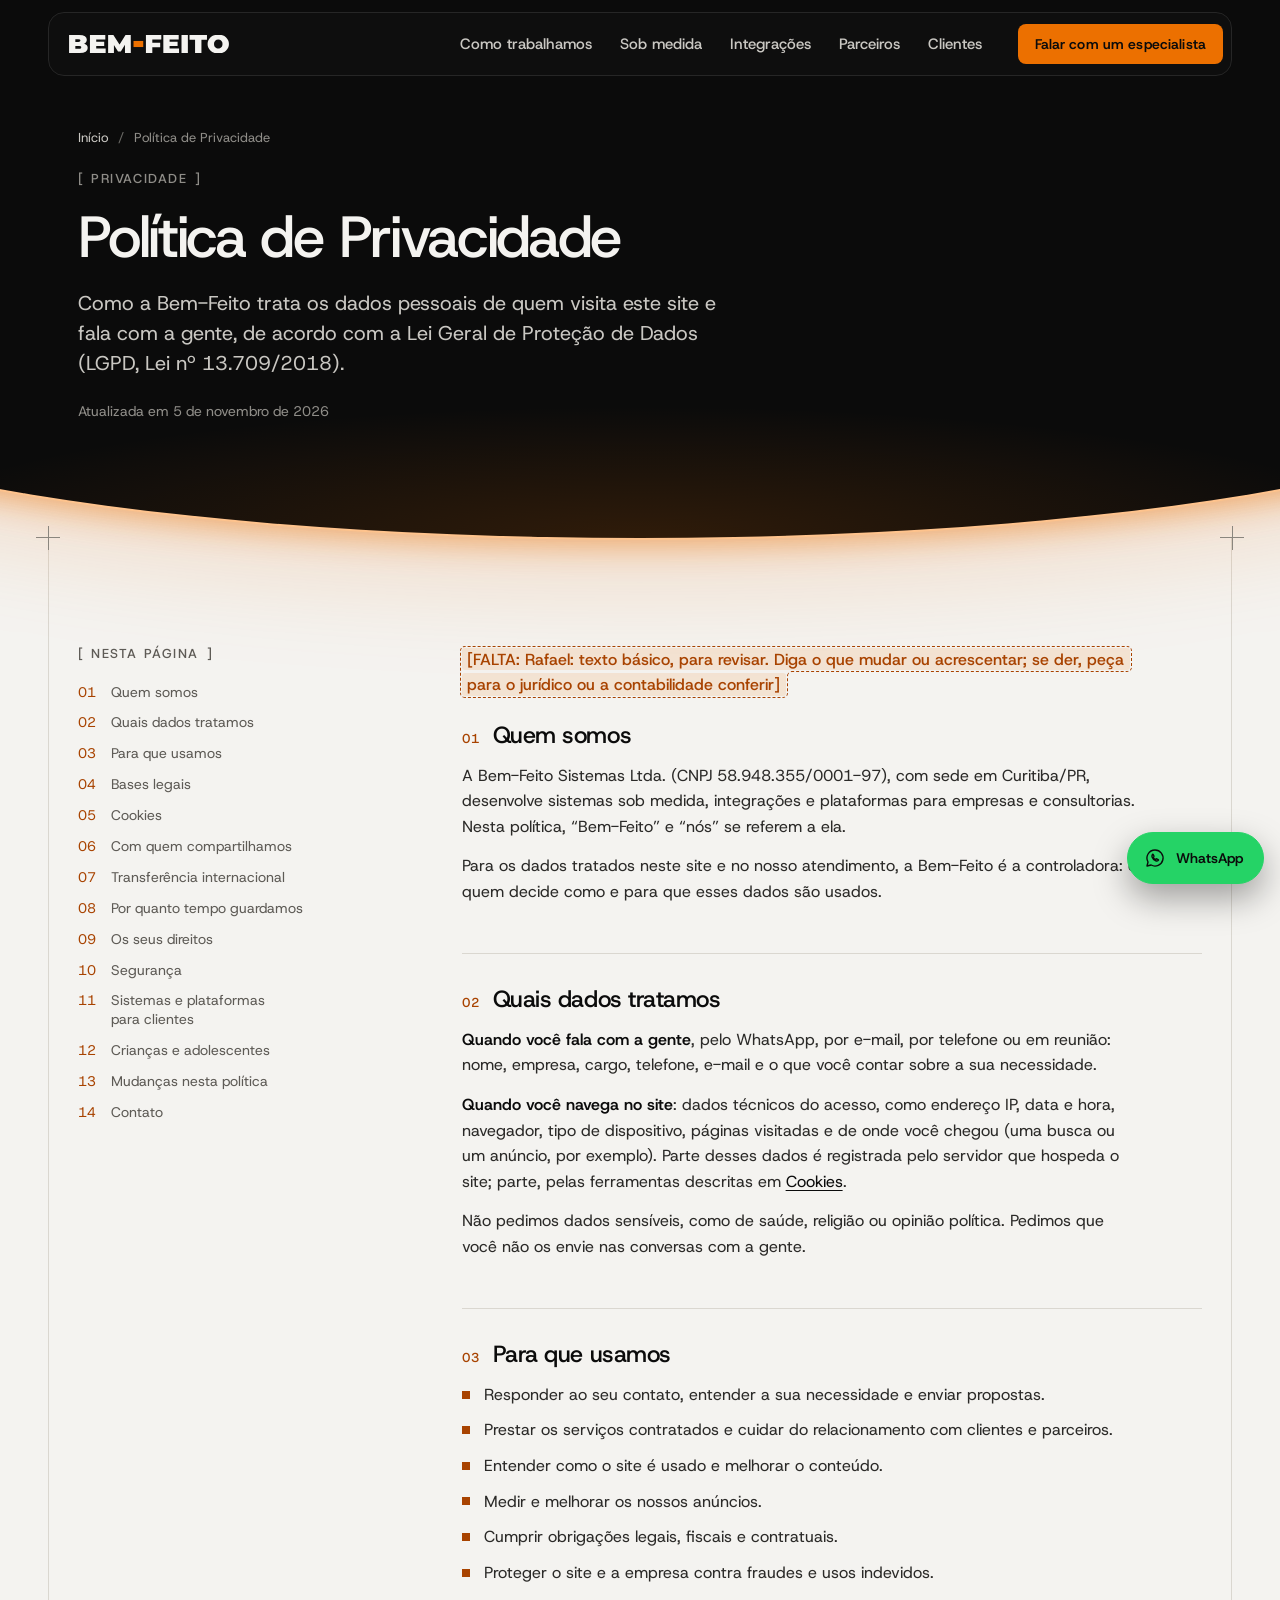
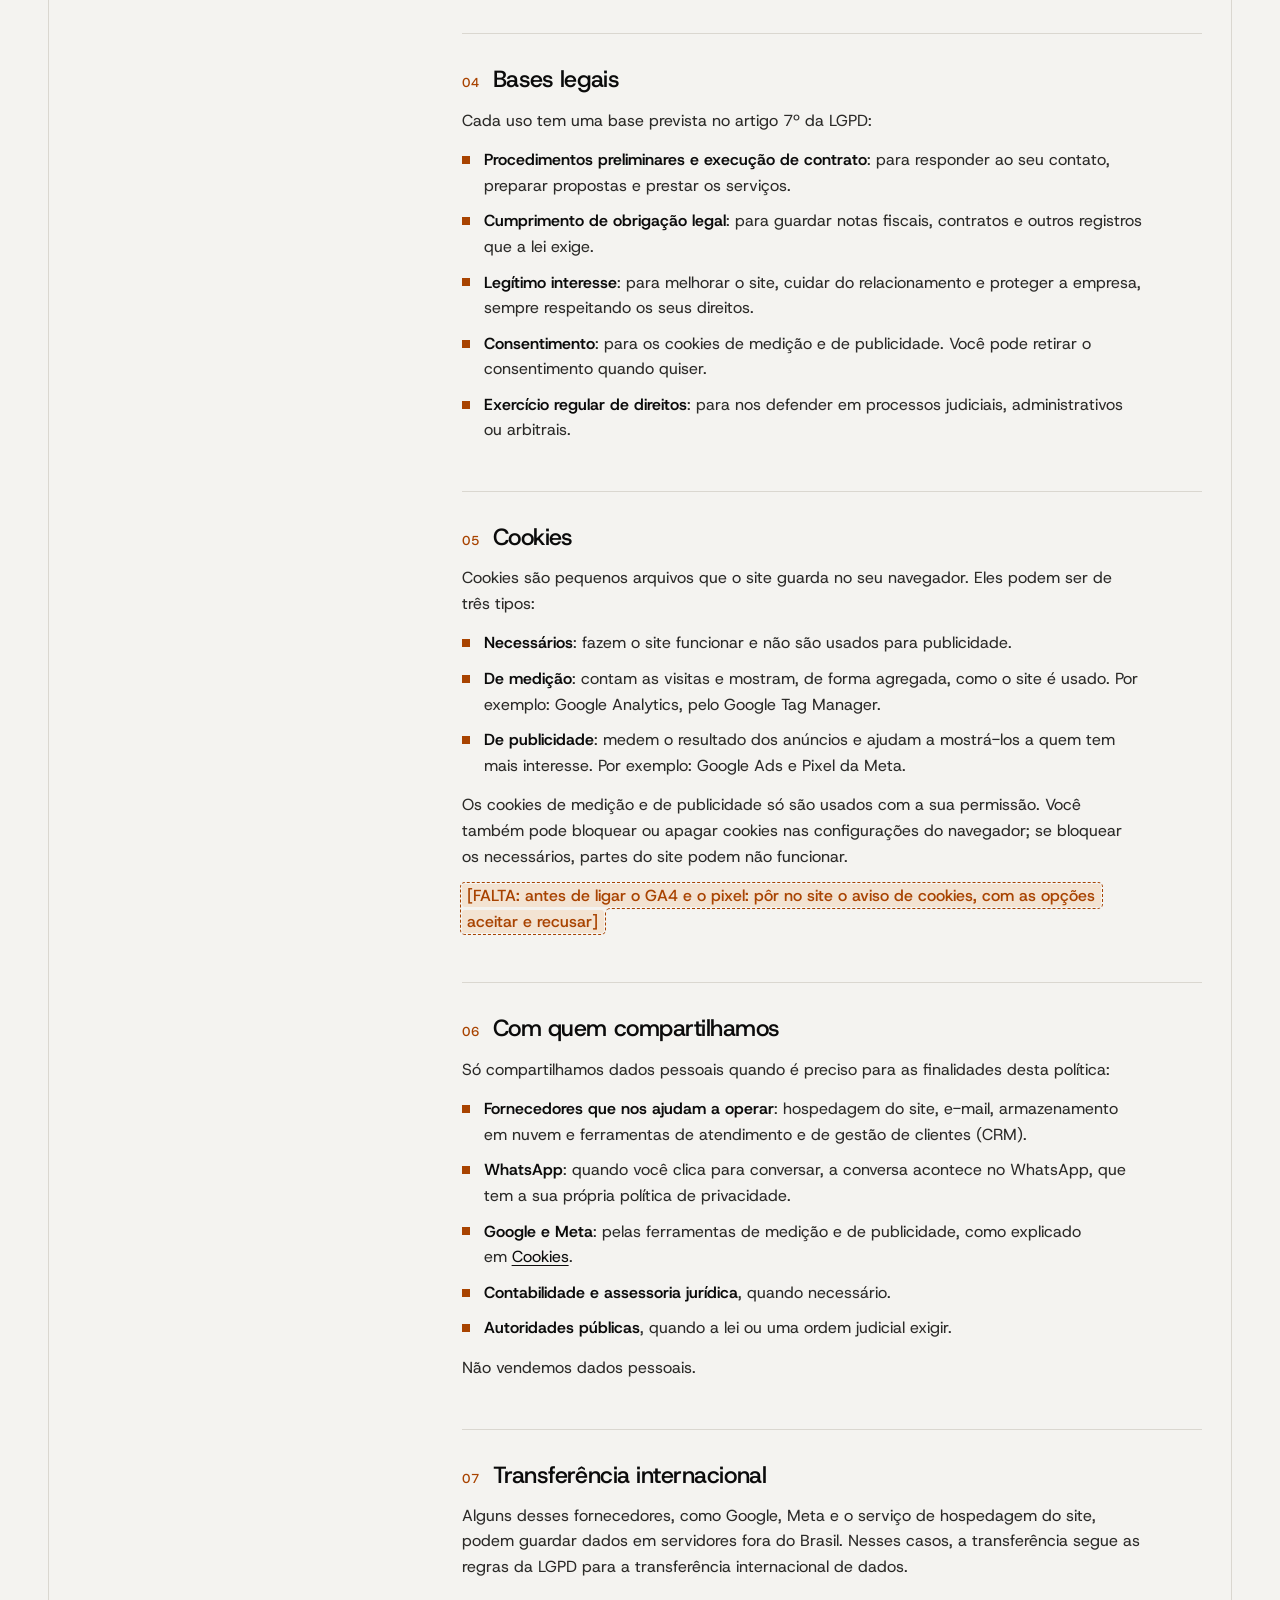
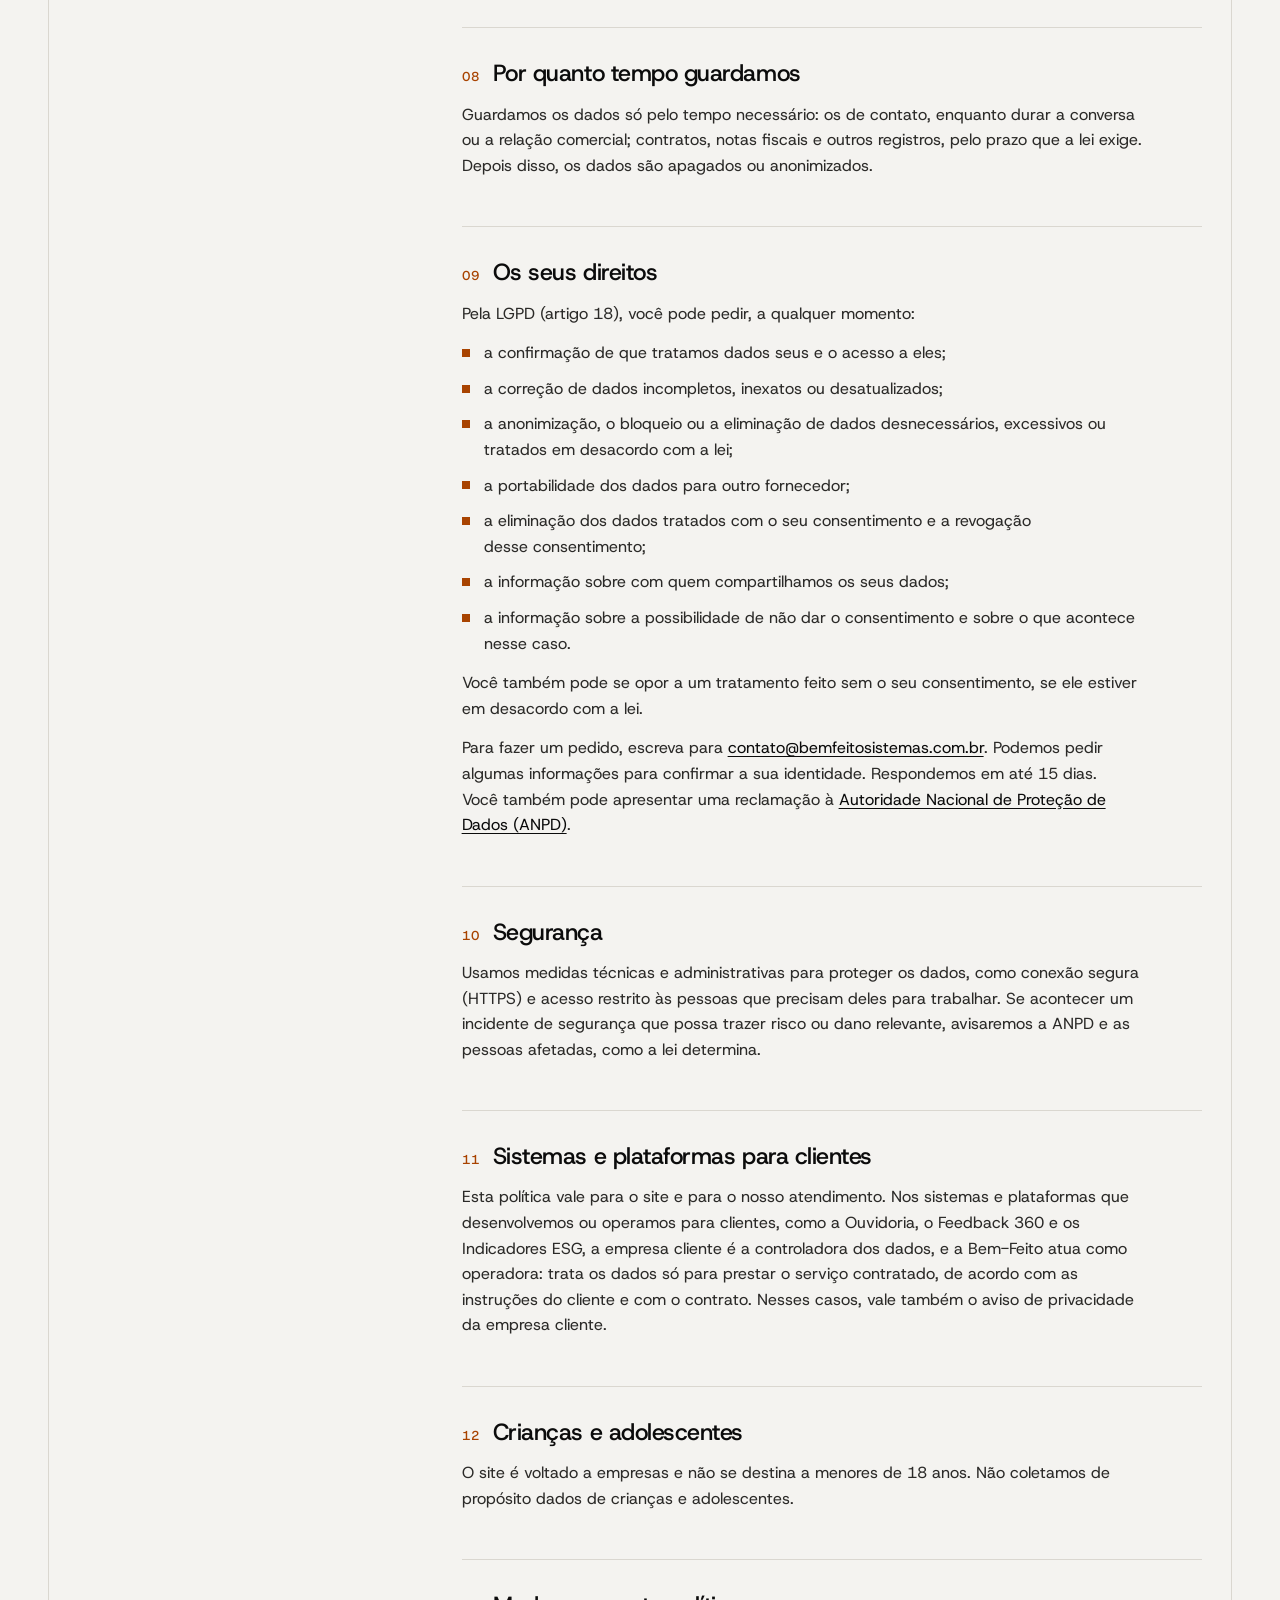
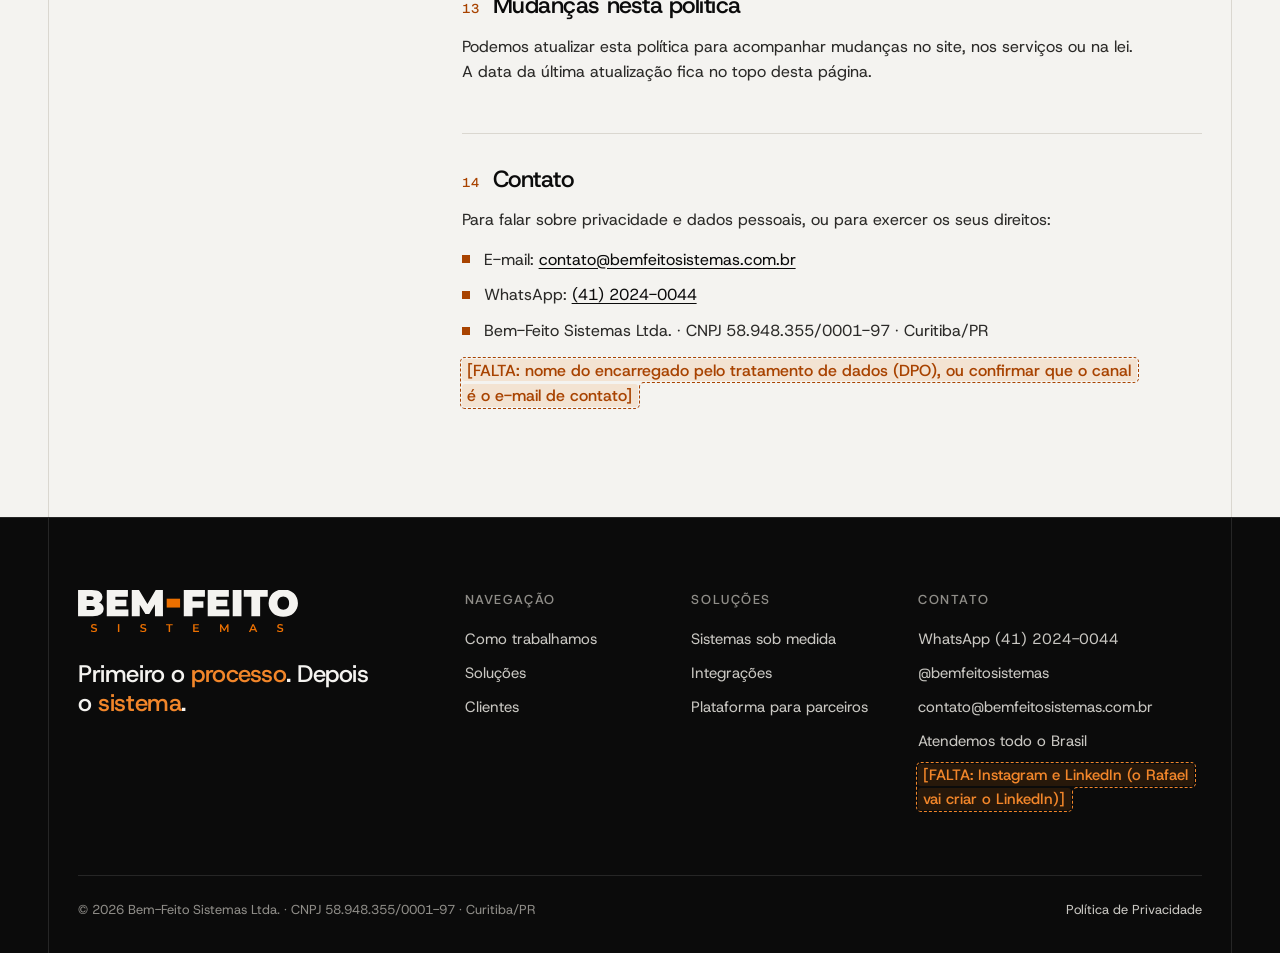
<file: privacidade/index.html>
<!doctype html>
<html lang="pt-BR">
<head>
<meta charset="utf-8">
<meta name="viewport" content="width=device-width, initial-scale=1, viewport-fit=cover">
<title>Política de Privacidade | Bem-Feito Sistemas</title>
<meta name="description" content="Como a Bem-Feito Sistemas trata os dados pessoais de quem visita o site e fala com a gente, de acordo com a Lei Geral de Proteção de Dados (LGPD).">
<link rel="canonical" href="https://www.bemfeitosistemas.com.br/privacidade/">
<meta name="theme-color" content="#0b0b0b">
<link rel="icon" href="../favicon.svg" type="image/svg+xml">
<link rel="icon" href="../favicon-32.png" sizes="32x32" type="image/png">
<link rel="apple-touch-icon" href="../apple-touch-icon.png">
<link rel="manifest" href="../site.webmanifest">
<meta property="og:type" content="website">
<meta property="og:locale" content="pt_BR">
<meta property="og:site_name" content="Bem-Feito Sistemas">
<meta property="og:title" content="Política de Privacidade | Bem-Feito Sistemas">
<meta property="og:description" content="Como a Bem-Feito Sistemas trata os dados pessoais de quem visita o site e fala com a gente, de acordo com a Lei Geral de Proteção de Dados (LGPD).">
<meta property="og:url" content="https://www.bemfeitosistemas.com.br/privacidade/">
<meta property="og:image" content="https://www.bemfeitosistemas.com.br/assets/img/og-bem-feito.jpg">
<meta property="og:image:width" content="1200">
<meta property="og:image:height" content="630">
<meta name="twitter:card" content="summary_large_image">
<link rel="preload" href="../assets/fonts/host-grotesk-400-600.woff2" as="font" type="font/woff2" crossorigin>
<link rel="stylesheet" href="../assets/css/site.css">
<script>(function(h){h.classList.add('js');if(!/(^|\.)bemfeitosistemas\.com\.br$/.test(location.hostname))h.classList.add('previa');})(document.documentElement);</script>
<script src="../assets/js/site.js" defer></script>
<script type="application/ld+json">{"@context": "https://schema.org", "@type": "BreadcrumbList", "itemListElement": [{"@type": "ListItem", "position": 1, "name": "Início", "item": "https://www.bemfeitosistemas.com.br/"}, {"@type": "ListItem", "position": 2, "name": "Política de Privacidade", "item": "https://www.bemfeitosistemas.com.br/privacidade/"}]}</script>
</head>
<body>
<svg width="0" height="0" style="position:absolute" aria-hidden="true" focusable="false">
  <symbol id="i-seta" viewBox="0 0 24 24"><path d="M4 12h15M13 6l6 6-6 6"/></symbol>
  <symbol id="i-chev" viewBox="0 0 24 24"><path d="M6 9.5l6 6 6-6"/></symbol>
  <symbol id="i-menu" viewBox="0 0 24 24"><path d="M4 7h16M4 12h16M4 17h16"/></symbol>
  <symbol id="i-fechar" viewBox="0 0 24 24"><path d="M6 6l12 12M18 6L6 18"/></symbol>
  <symbol id="i-zap" viewBox="0 0 24 24"><path d="M12 3.25a8.75 8.75 0 0 0-7.6 13.08L3.25 20.75l4.53-1.1A8.75 8.75 0 1 0 12 3.25z"/><path d="M9.1 8.3c.25-.5.75-.5 1 0l.75 1.6c.12.28.05.58-.18.8l-.55.5c.5 1.1 1.35 1.95 2.45 2.45l.5-.55c.22-.23.52-.3.8-.18l1.6.75c.5.25.5.75 0 1-.75.6-1.65.8-2.55.5a6.6 6.6 0 0 1-4.12-4.12c-.3-.9-.1-1.8.3-2.25z"/></symbol>
  <symbol id="i-regua" viewBox="0 0 24 24"><path d="M3.5 15.5l12-12 5 5-12 12z M7.25 11.75l2 2 M9.75 9.25l1.25 1.25 M12.25 6.75l2 2"/></symbol>
  <symbol id="i-elo" viewBox="0 0 24 24"><path d="M3.5 8.5h6v7h-6z M14.5 8.5h6v7h-6z M9.5 12h5"/></symbol>
  <symbol id="i-parceiro" viewBox="0 0 24 24"><circle cx="8.5" cy="8" r="3"/><circle cx="16.25" cy="9" r="2.5"/><path d="M3.5 19.5c.4-3.3 2.4-5 5-5s4.6 1.7 5 5 M14 14.6c.6-.2 1.3-.3 2-.3 2.2 0 3.9 1.5 4.3 4.2"/></symbol>
  <symbol id="i-codigo" viewBox="0 0 24 24"><path d="M8.5 7l-5 5 5 5 M15.5 7l5 5-5 5 M13.5 4.5l-3 15"/></symbol>
  <symbol id="i-servidor" viewBox="0 0 24 24"><path d="M4 4.5h16v6H4z M4 13.5h16v6H4z M7.5 7.5h1 M7.5 16.5h1"/></symbol>
  <symbol id="i-laco" viewBox="0 0 24 24"><path d="M19.5 12a7.5 7.5 0 1 1-2.2-5.3 M19.5 3.75v4.5H15"/></symbol>
  <symbol id="i-erp" viewBox="0 0 24 24"><path d="M4 4.5h7v7H4z M13 4.5h7v7h-7z M4 13.5h7v6H4z M13 13.5h7v6h-7z"/></symbol>
  <symbol id="i-nota" viewBox="0 0 24 24"><path d="M6.5 3.5h8l4 4v13h-12z M14.5 3.5v4h4 M9 12h6 M9 15.5h6"/></symbol>
  <symbol id="i-financeiro" viewBox="0 0 24 24"><path d="M4 19.5h16 M6.5 16v-5 M10.5 16V7.5 M14.5 16v-5.5 M18.5 16V5"/></symbol>
  <symbol id="i-ouvidoria" viewBox="0 0 24 24"><path d="M4 5.5h16v10H10l-4.5 3.5v-3.5H4z M8 9.5h8 M8 12.5h5"/></symbol>
  <symbol id="i-360" viewBox="0 0 24 24"><path d="M19.5 12a7.5 7.5 0 1 1-2.2-5.3 M19.5 3.75v4.5H15"/><circle cx="12" cy="10.5" r="2.25"/><path d="M8.25 16.25c.6-1.7 2-2.6 3.75-2.6s3.15.9 3.75 2.6"/></symbol>
  <symbol id="i-esg" viewBox="0 0 24 24"><path d="M5 19.5c0-7.5 4.5-12.5 14.5-14.5-1 9-6 14-14.5 14.5z M5 19.5l7.5-7.5"/></symbol>
  <symbol id="i-banco" viewBox="0 0 24 24"><path d="M3.5 9.5L12 4.5l8.5 5 M5.5 10.5v7 M9.83 10.5v7 M14.17 10.5v7 M18.5 10.5v7 M3.5 19.5h17"/></symbol>
  <symbol id="i-processo" viewBox="0 0 24 24"><path d="M3.5 4h6v5h-6z M14.5 15h6v5h-6z M6.5 9v8.5h8 M11.5 15l3 2.5-3 2.5"/></symbol>
  <symbol id="i-sinc" viewBox="0 0 24 24"><path d="M4.5 10a7.5 7.5 0 0 1 13.2-3.6L19.5 8.5 M19.5 4v4.5H15 M19.5 14a7.5 7.5 0 0 1-13.2 3.6L4.5 15.5 M4.5 20v-4.5H9"/></symbol>
  <symbol id="i-local" viewBox="0 0 24 24"><path d="M12 21s-6.5-6.2-6.5-11a6.5 6.5 0 0 1 13 0c0 4.8-6.5 11-6.5 11z"/><circle cx="12" cy="10" r="2.25"/></symbol>
  <symbol id="i-celular" viewBox="0 0 24 24"><path d="M7.5 3.5h9v17h-9z M11 17.25h2"/></symbol>
  <symbol id="i-portal" viewBox="0 0 24 24"><path d="M3.5 5h17v14h-17z M3.5 9h17 M6.5 7h.5 M9 7h.5"/></symbol>
  <symbol id="i-play" viewBox="0 0 24 24"><path d="M8.5 5.75v12.5L18.5 12z"/></symbol>
  <symbol id="i-ia" viewBox="0 0 24 24"><path d="M10.5 3.5l1.6 4.4 4.4 1.6-4.4 1.6-1.6 4.4-1.6-4.4-4.4-1.6 4.4-1.6z M17.5 13.5l.9 2.1 2.1.9-2.1.9-.9 2.1-.9-2.1-2.1-.9 2.1-.9z"/></symbol>
  <symbol id="i-cadeado" viewBox="0 0 24 24"><path d="M5.5 10.5h13v10h-13z M8.5 10.5V7.5a3.5 3.5 0 0 1 7 0v3 M12 14.25v2.5"/></symbol>
</svg>

<a class="pular" href="#conteudo">Pular para o conteúdo</a>

<header class="topo" id="topo">
  <div class="envolve">
    <div class="topo__barra">
      <a class="topo__logo" href="../" aria-label="Bem-Feito Sistemas, página inicial">
        <img src="../assets/img/bem-feito-compacta-escuro.svg" width="160" height="19" alt="Bem-Feito">
      </a>
      <nav class="nav" aria-label="Principal">
        <ul role="list">
          <li><a href="../#metodo">Como trabalhamos</a></li>
          <li><a href="../sob-medida/">Sob medida</a></li>
          <li><a href="../integracoes/">Integrações</a></li>
          <li><a href="../parceiros/">Parceiros</a></li>
          <li><a href="../#clientes">Clientes</a></li>
        </ul>
      </nav>
      <div class="topo__acoes">
        <a class="btn btn--pri btn--p" href="https://wa.me/554120240044?text=Ol%C3%A1%2C%20vim%20pelo%20site%20da%20Bem-Feito." target="_blank" rel="noopener" data-evento="whatsapp_click" data-local="topo">Falar com um especialista</a>
      </div>
      <button class="topo__menu" type="button" aria-expanded="false" aria-controls="menu"><span>Menu</span><svg class="i" aria-hidden="true"><use href="#i-menu"/></svg></button>
    </div>
  </div>
</header>

<div class="menu" id="menu" hidden>
  <nav aria-label="Menu">
    <ul role="list">
          <li><a href="../#metodo">Como trabalhamos <svg class="i" aria-hidden="true"><use href="#i-seta"/></svg></a></li>
          <li><a href="../sob-medida/">Sob medida <svg class="i" aria-hidden="true"><use href="#i-seta"/></svg></a></li>
          <li><a href="../integracoes/">Integrações <svg class="i" aria-hidden="true"><use href="#i-seta"/></svg></a></li>
          <li><a href="../parceiros/">Parceiros <svg class="i" aria-hidden="true"><use href="#i-seta"/></svg></a></li>
          <li><a href="../#clientes">Clientes <svg class="i" aria-hidden="true"><use href="#i-seta"/></svg></a></li>
    </ul>
  </nav>
  <div class="acoes">
    <a class="btn btn--pri" href="https://wa.me/554120240044?text=Ol%C3%A1%2C%20vim%20pelo%20site%20da%20Bem-Feito." target="_blank" rel="noopener" data-evento="whatsapp_click" data-local="menu">Falar com um especialista</a>
  </div>
</div>

<main id="conteudo">

  <section class="cupula lp-heroi doc-heroi" aria-labelledby="lp-titulo">
    <div class="envolve">
      <div class="lp-heroi__texto">
        <nav class="migalha" aria-label="Você está em">
            <ol role="list"><li><a href="../">Início</a></li><li><span aria-current="page">Política de Privacidade</span></li></ol>
          </nav>
        <p class="colchete">Privacidade</p>
        <h1 id="lp-titulo">Política de Privacidade</h1>
        <p class="t-grande">Como a Bem-Feito trata os dados pessoais de quem visita este site e fala com a gente, de acordo com a Lei Geral de Proteção de Dados (LGPD, Lei nº 13.709/2018).</p>
        <p class="doc-heroi__data">Atualizada em 5 de novembro de 2026</p>
      </div>
    </div>
  </section>

  <section class="secao claro linhas" aria-label="Texto da política">
    <span class="cruz cruz--te" aria-hidden="true"></span><span class="cruz cruz--td" aria-hidden="true"></span>
    <div class="envolve doc">
      <nav class="doc__indice" aria-labelledby="indice-titulo">
        <h2 class="colchete" id="indice-titulo">Nesta página</h2>
        <ol role="list">
          <li><a href="#quem-somos"><span>01</span>Quem somos</a></li>
          <li><a href="#dados"><span>02</span>Quais dados tratamos</a></li>
          <li><a href="#finalidades"><span>03</span>Para que usamos</a></li>
          <li><a href="#bases-legais"><span>04</span>Bases legais</a></li>
          <li><a href="#cookies"><span>05</span>Cookies</a></li>
          <li><a href="#compartilhamento"><span>06</span>Com quem compartilhamos</a></li>
          <li><a href="#transferencia"><span>07</span>Transferência internacional</a></li>
          <li><a href="#retencao"><span>08</span>Por quanto tempo guardamos</a></li>
          <li><a href="#direitos"><span>09</span>Os seus direitos</a></li>
          <li><a href="#seguranca"><span>10</span>Segurança</a></li>
          <li><a href="#plataformas"><span>11</span>Sistemas e plataformas para clientes</a></li>
          <li><a href="#menores"><span>12</span>Crianças e adolescentes</a></li>
          <li><a href="#mudancas"><span>13</span>Mudanças nesta política</a></li>
          <li><a href="#contato"><span>14</span>Contato</a></li>
        </ol>
      </nav>
      <div class="doc__corpo">
          <p class="so-previa doc__aviso"><span class="falta">[FALTA: Rafael: texto básico, para revisar. Diga o que mudar ou acrescentar; se der, peça para o jurídico ou a contabilidade conferir]</span></p>
          <h2 id="quem-somos"><span class="doc__num">01</span>Quem somos</h2>
          <p>A Bem-Feito Sistemas Ltda. (CNPJ 58.948.355/0001-97), com sede em Curitiba/PR, desenvolve sistemas sob medida, integrações e plataformas para empresas e consultorias. Nesta política, “Bem-Feito” e “nós” se referem a ela.</p>
          <p>Para os dados tratados neste site e no nosso atendimento, a Bem-Feito é a controladora: é quem decide como e para que esses dados são usados.</p>
          <h2 id="dados"><span class="doc__num">02</span>Quais dados tratamos</h2>
          <p><b>Quando você fala com a gente</b>, pelo WhatsApp, por e-mail, por telefone ou em reunião: nome, empresa, cargo, telefone, e-mail e o que você contar sobre a sua necessidade.</p>
          <p><b>Quando você navega no site</b>: dados técnicos do acesso, como endereço IP, data e hora, navegador, tipo de dispositivo, páginas visitadas e de onde você chegou (uma busca ou um anúncio, por exemplo). Parte desses dados é registrada pelo servidor que hospeda o site; parte, pelas ferramentas descritas em <a href="#cookies">Cookies</a>.</p>
          <p>Não pedimos dados sensíveis, como de saúde, religião ou opinião política. Pedimos que você não os envie nas conversas com a gente.</p>
          <h2 id="finalidades"><span class="doc__num">03</span>Para que usamos</h2>
          <ul role="list">
            <li>Responder ao seu contato, entender a sua necessidade e enviar propostas.</li>
            <li>Prestar os serviços contratados e cuidar do relacionamento com clientes e parceiros.</li>
            <li>Entender como o site é usado e melhorar o conteúdo.</li>
            <li>Medir e melhorar os nossos anúncios.</li>
            <li>Cumprir obrigações legais, fiscais e contratuais.</li>
            <li>Proteger o site e a empresa contra fraudes e usos indevidos.</li>
          </ul>
          <h2 id="bases-legais"><span class="doc__num">04</span>Bases legais</h2>
          <p>Cada uso tem uma base prevista no artigo 7º da LGPD:</p>
          <ul role="list">
            <li><b>Procedimentos preliminares e execução de contrato</b>: para responder ao seu contato, preparar propostas e prestar os serviços.</li>
            <li><b>Cumprimento de obrigação legal</b>: para guardar notas fiscais, contratos e outros registros que a lei exige.</li>
            <li><b>Legítimo interesse</b>: para melhorar o site, cuidar do relacionamento e proteger a empresa, sempre respeitando os seus direitos.</li>
            <li><b>Consentimento</b>: para os cookies de medição e de publicidade. Você pode retirar o consentimento quando quiser.</li>
            <li><b>Exercício regular de direitos</b>: para nos defender em processos judiciais, administrativos ou arbitrais.</li>
          </ul>
          <h2 id="cookies"><span class="doc__num">05</span>Cookies</h2>
          <p>Cookies são pequenos arquivos que o site guarda no seu navegador. Eles podem ser de três tipos:</p>
          <ul role="list">
            <li><b>Necessários</b>: fazem o site funcionar e não são usados para publicidade.</li>
            <li><b>De medição</b>: contam as visitas e mostram, de forma agregada, como o site é usado. Por exemplo: Google Analytics, pelo Google Tag Manager.</li>
            <li><b>De publicidade</b>: medem o resultado dos anúncios e ajudam a mostrá-los a quem tem mais interesse. Por exemplo: Google Ads e Pixel da Meta.</li>
          </ul>
          <p>Os cookies de medição e de publicidade só são usados com a sua permissão. Você também pode bloquear ou apagar cookies nas configurações do navegador; se bloquear os necessários, partes do site podem não funcionar.</p>
          <p class="so-previa"><span class="falta">[FALTA: antes de ligar o GA4 e o pixel: pôr no site o aviso de cookies, com as opções aceitar e recusar]</span></p>
          <h2 id="compartilhamento"><span class="doc__num">06</span>Com quem compartilhamos</h2>
          <p>Só compartilhamos dados pessoais quando é preciso para as finalidades desta política:</p>
          <ul role="list">
            <li><b>Fornecedores que nos ajudam a operar</b>: hospedagem do site, e-mail, armazenamento em nuvem e ferramentas de atendimento e de gestão de clientes (CRM).</li>
            <li><b>WhatsApp</b>: quando você clica para conversar, a conversa acontece no WhatsApp, que tem a sua própria política de privacidade.</li>
            <li><b>Google e Meta</b>: pelas ferramentas de medição e de publicidade, como explicado em <a href="#cookies">Cookies</a>.</li>
            <li><b>Contabilidade e assessoria jurídica</b>, quando necessário.</li>
            <li><b>Autoridades públicas</b>, quando a lei ou uma ordem judicial exigir.</li>
          </ul>
          <p>Não vendemos dados pessoais.</p>
          <h2 id="transferencia"><span class="doc__num">07</span>Transferência internacional</h2>
          <p>Alguns desses fornecedores, como Google, Meta e o serviço de hospedagem do site, podem guardar dados em servidores fora do Brasil. Nesses casos, a transferência segue as regras da LGPD para a transferência internacional de dados.</p>
          <h2 id="retencao"><span class="doc__num">08</span>Por quanto tempo guardamos</h2>
          <p>Guardamos os dados só pelo tempo necessário: os de contato, enquanto durar a conversa ou a relação comercial; contratos, notas fiscais e outros registros, pelo prazo que a lei exige. Depois disso, os dados são apagados ou anonimizados.</p>
          <h2 id="direitos"><span class="doc__num">09</span>Os seus direitos</h2>
          <p>Pela LGPD (artigo 18), você pode pedir, a qualquer momento:</p>
          <ul role="list">
            <li>a confirmação de que tratamos dados seus e o acesso a eles;</li>
            <li>a correção de dados incompletos, inexatos ou desatualizados;</li>
            <li>a anonimização, o bloqueio ou a eliminação de dados desnecessários, excessivos ou tratados em desacordo com a lei;</li>
            <li>a portabilidade dos dados para outro fornecedor;</li>
            <li>a eliminação dos dados tratados com o seu consentimento e a revogação desse consentimento;</li>
            <li>a informação sobre com quem compartilhamos os seus dados;</li>
            <li>a informação sobre a possibilidade de não dar o consentimento e sobre o que acontece nesse caso.</li>
          </ul>
          <p>Você também pode se opor a um tratamento feito sem o seu consentimento, se ele estiver em desacordo com a lei.</p>
          <p>Para fazer um pedido, escreva para <a href="mailto:contato@bemfeitosistemas.com.br">contato@bemfeitosistemas.com.br</a>. Podemos pedir algumas informações para confirmar a sua identidade. Respondemos em até 15 dias. Você também pode apresentar uma reclamação à <a href="https://www.gov.br/anpd" target="_blank" rel="noopener">Autoridade Nacional de Proteção de Dados (ANPD)</a>.</p>
          <h2 id="seguranca"><span class="doc__num">10</span>Segurança</h2>
          <p>Usamos medidas técnicas e administrativas para proteger os dados, como conexão segura (HTTPS) e acesso restrito às pessoas que precisam deles para trabalhar. Se acontecer um incidente de segurança que possa trazer risco ou dano relevante, avisaremos a ANPD e as pessoas afetadas, como a lei determina.</p>
          <h2 id="plataformas"><span class="doc__num">11</span>Sistemas e plataformas para clientes</h2>
          <p>Esta política vale para o site e para o nosso atendimento. Nos sistemas e plataformas que desenvolvemos ou operamos para clientes, como a Ouvidoria, o Feedback 360 e os Indicadores ESG, a empresa cliente é a controladora dos dados, e a Bem-Feito atua como operadora: trata os dados só para prestar o serviço contratado, de acordo com as instruções do cliente e com o contrato. Nesses casos, vale também o aviso de privacidade da empresa cliente.</p>
          <h2 id="menores"><span class="doc__num">12</span>Crianças e adolescentes</h2>
          <p>O site é voltado a empresas e não se destina a menores de 18 anos. Não coletamos de propósito dados de crianças e adolescentes.</p>
          <h2 id="mudancas"><span class="doc__num">13</span>Mudanças nesta política</h2>
          <p>Podemos atualizar esta política para acompanhar mudanças no site, nos serviços ou na lei. A data da última atualização fica no topo desta página.</p>
          <h2 id="contato"><span class="doc__num">14</span>Contato</h2>
          <p>Para falar sobre privacidade e dados pessoais, ou para exercer os seus direitos:</p>
          <ul role="list">
            <li>E-mail: <a href="mailto:contato@bemfeitosistemas.com.br">contato@bemfeitosistemas.com.br</a></li>
            <li>WhatsApp: <a href="https://wa.me/554120240044?text=Ol%C3%A1%2C%20vim%20pelo%20site%20da%20Bem-Feito." target="_blank" rel="noopener" data-evento="whatsapp_click" data-local="privacidade">(41) 2024-0044</a></li>
            <li>Bem-Feito Sistemas Ltda. · CNPJ 58.948.355/0001-97 · Curitiba/PR</li>
          </ul>
          <p class="so-previa"><span class="falta">[FALTA: nome do encarregado pelo tratamento de dados (DPO), ou confirmar que o canal é o e-mail de contato]</span></p>
      </div>
    </div>
  </section>

</main>

<footer class="rodape linhas">
  <div class="envolve">
    <div class="rodape__topo">
      <div class="rodape__marca">
        <img src="../assets/img/bem-feito-principal-escuro.svg" width="220" height="42" alt="Bem-Feito Sistemas">
        <p class="rodape__frase">Primeiro o <span class="destaque">processo</span>. Depois o <span class="destaque">sistema</span>.</p>
      </div>
      <nav aria-labelledby="rodape-nav">
        <h2 id="rodape-nav">Navegação</h2>
        <ul role="list">
          <li><a href="../#metodo">Como trabalhamos</a></li>
          <li><a href="../#solucoes">Soluções</a></li>
          <li><a href="../#clientes">Clientes</a></li>
        </ul>
      </nav>
      <nav aria-labelledby="rodape-sol">
        <h2 id="rodape-sol">Soluções</h2>
        <ul role="list">
          <li><a href="../sob-medida/">Sistemas sob medida</a></li>
          <li><a href="../integracoes/">Integrações</a></li>
          <li><a href="../parceiros/">Plataforma para parceiros</a></li>
        </ul>
      </nav>
      <div>
        <h2>Contato</h2>
        <ul role="list">
          <li><a href="https://wa.me/554120240044?text=Ol%C3%A1%2C%20vim%20pelo%20site%20da%20Bem-Feito." target="_blank" rel="noopener" data-evento="whatsapp_click" data-local="rodape">WhatsApp (41) 2024-0044</a></li>
          <li>@bemfeitosistemas</li>
          <li><a href="mailto:contato@bemfeitosistemas.com.br">contato@bemfeitosistemas.com.br</a></li>
          <li>Atendemos todo o Brasil</li>
          <li class="so-previa"><span class="falta">[FALTA: Instagram e LinkedIn (o Rafael vai criar o LinkedIn)]</span></li>
        </ul>
      </div>
    </div>
    <div class="rodape__base">
      <p>© 2026 Bem-Feito Sistemas Ltda. · CNPJ 58.948.355/0001-97 · Curitiba/PR</p>
      <p><a href="../privacidade/">Política de Privacidade</a></p>
    </div>
  </div>
</footer>

<a class="zap" href="https://wa.me/554120240044?text=Ol%C3%A1%2C%20vim%20pelo%20site%20da%20Bem-Feito." target="_blank" rel="noopener" data-evento="whatsapp_click" data-local="flutuante" aria-label="Conversar no WhatsApp"><svg class="i" aria-hidden="true"><use href="#i-zap"/></svg><span>WhatsApp</span></a>
</body>
</html>
</file>
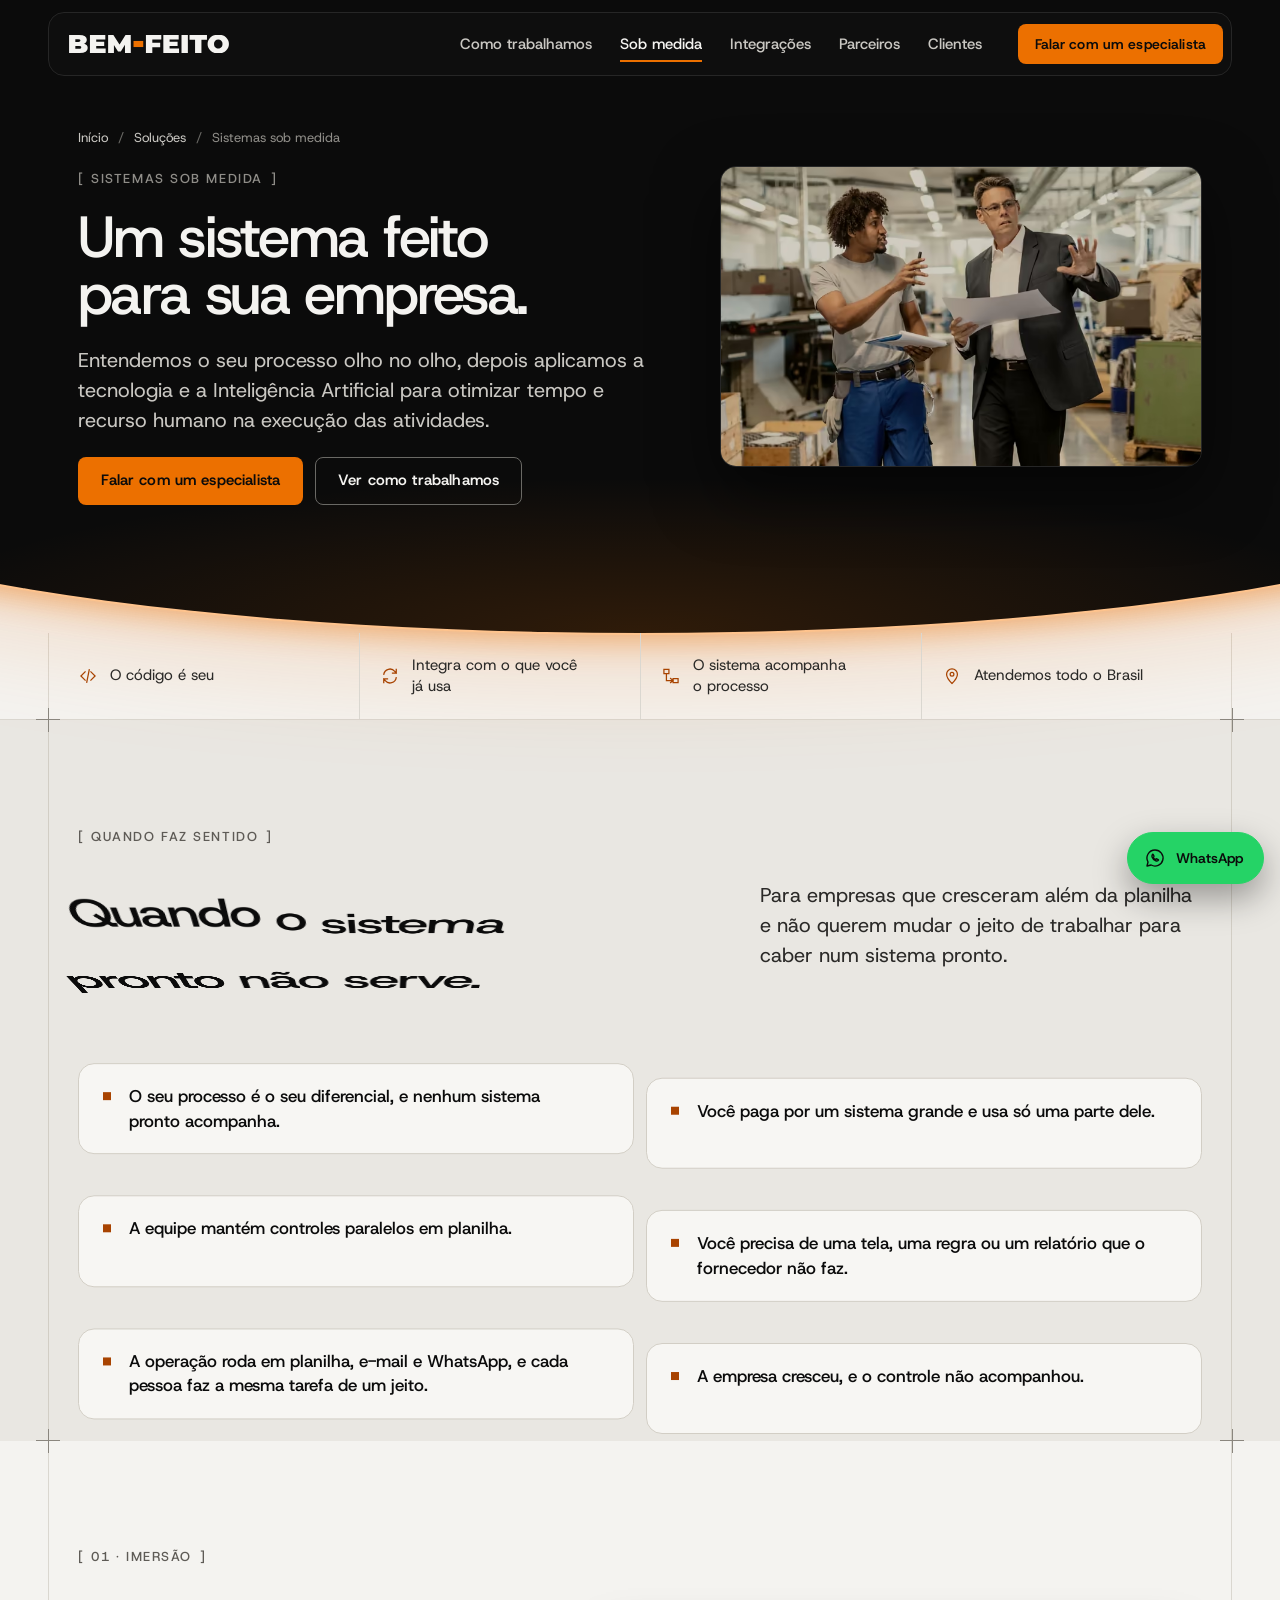
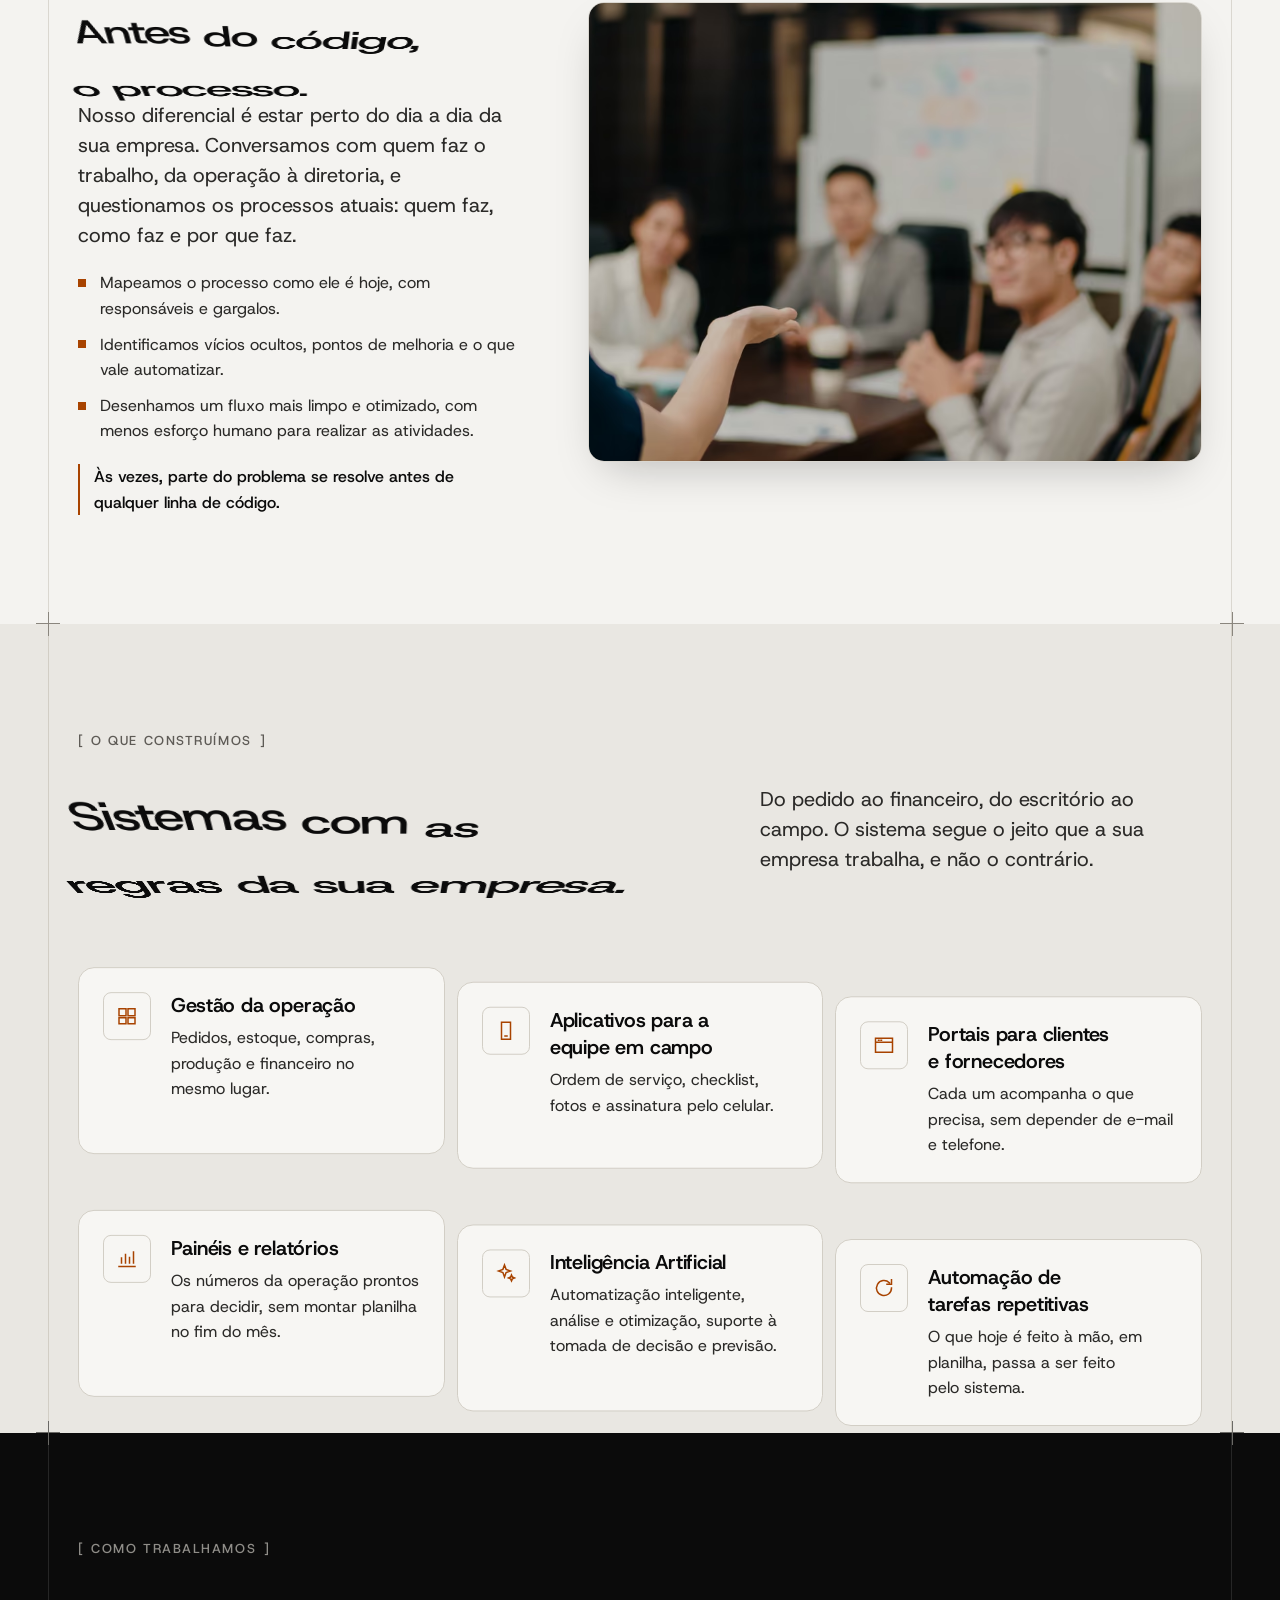
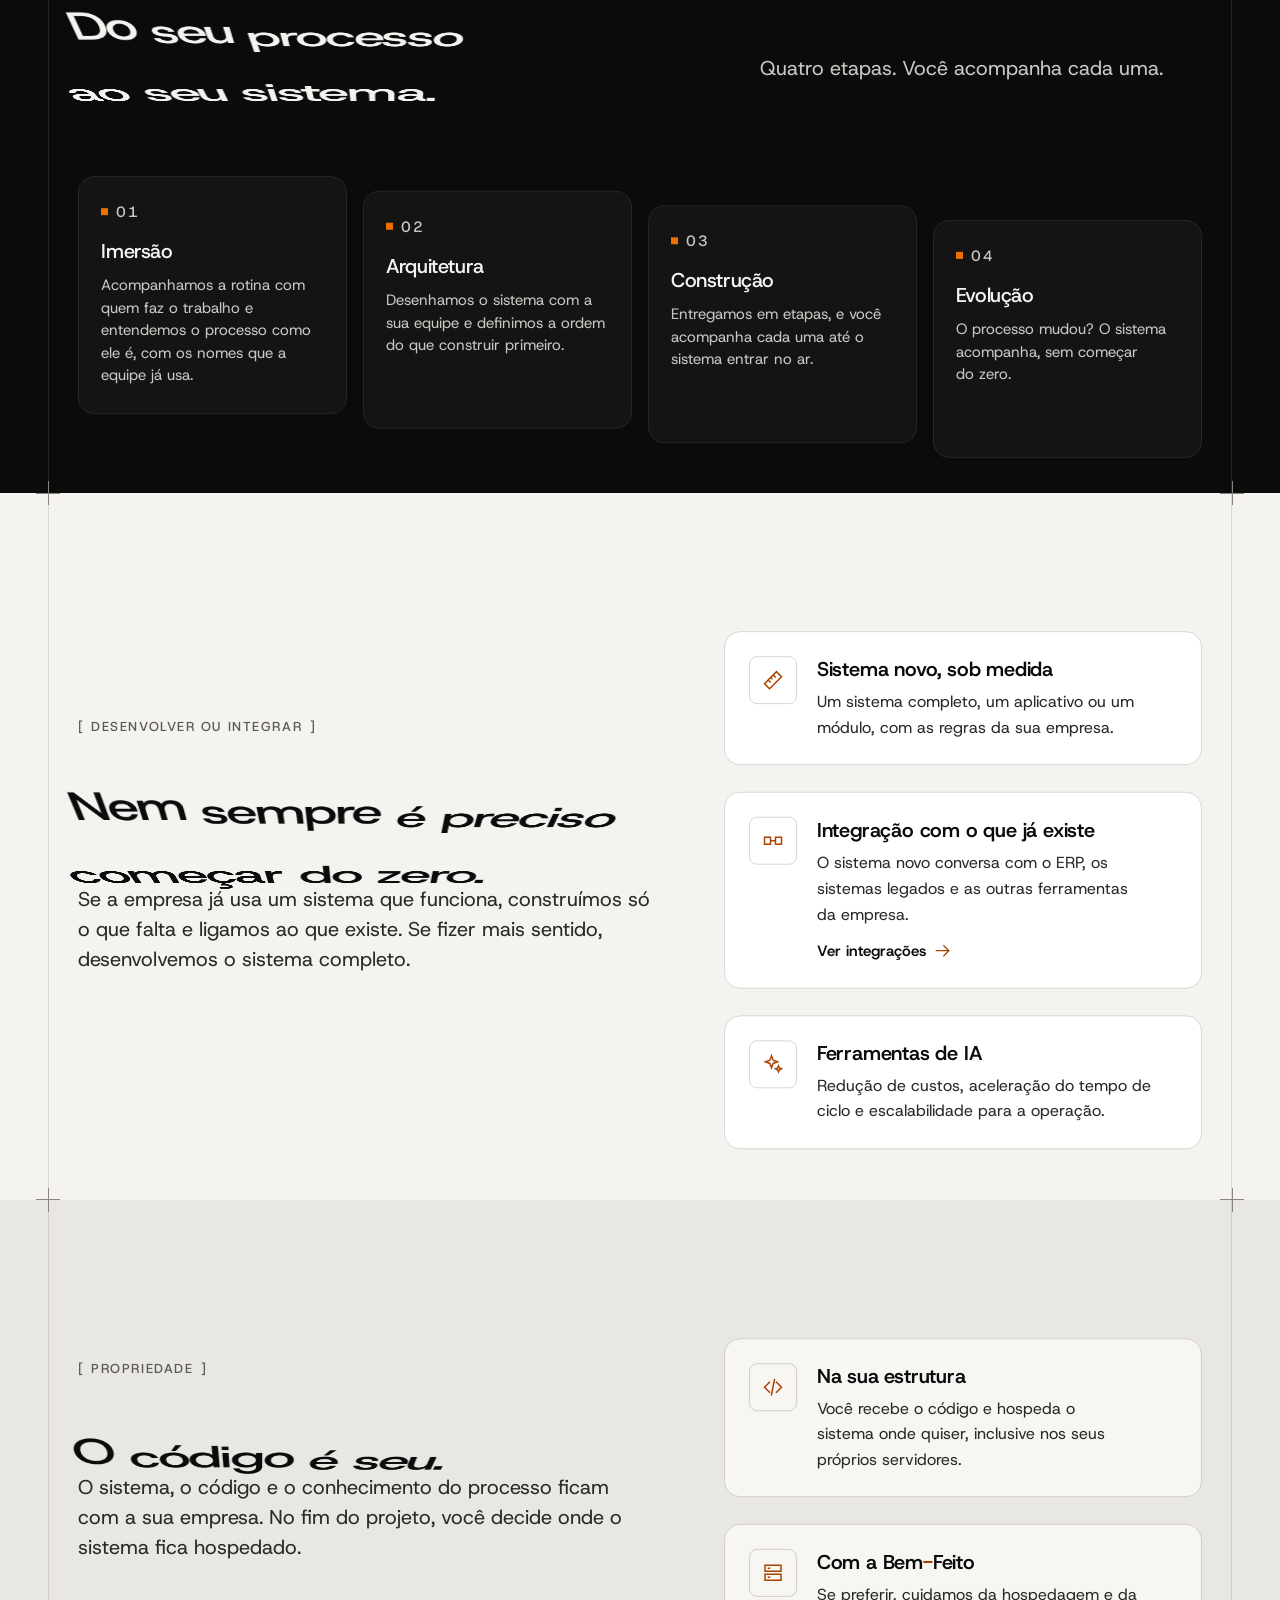
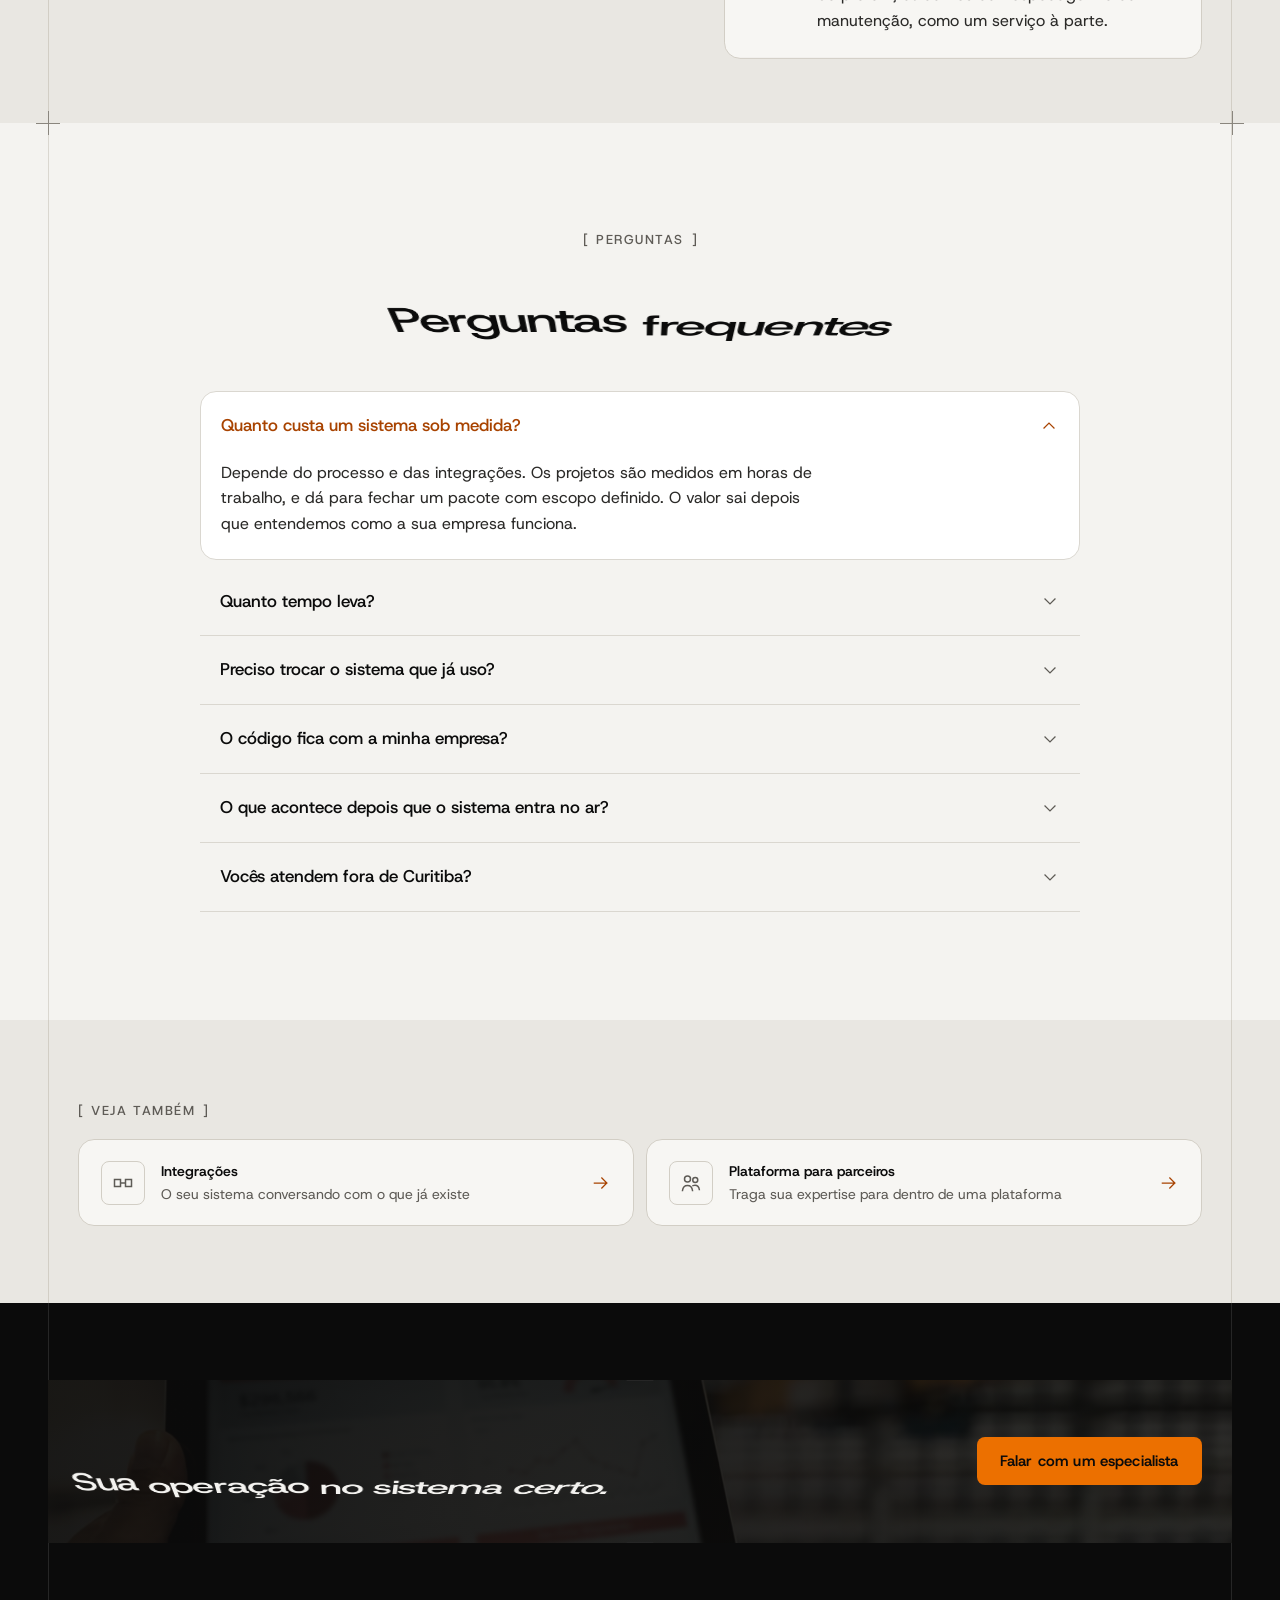
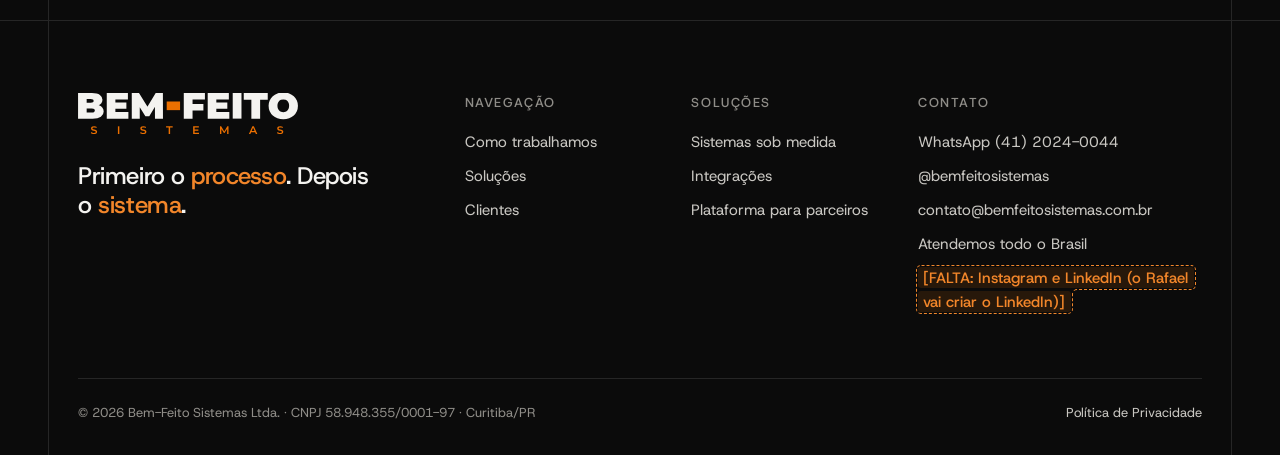
<file: sob-medida/index.html>
<!doctype html>
<html lang="pt-BR">
<head>
<meta charset="utf-8">
<meta name="viewport" content="width=device-width, initial-scale=1, viewport-fit=cover">
<title>Sistemas sob medida | Bem-Feito Sistemas</title>
<meta name="description" content="Sistema completo, aplicativo ou módulo sob medida, desenhado sobre o jeito que a sua empresa trabalha. Primeiro entendemos o processo; depois construímos com a sua equipe.">
<link rel="canonical" href="https://www.bemfeitosistemas.com.br/sob-medida/">
<meta name="theme-color" content="#0b0b0b">
<link rel="icon" href="../favicon.svg" type="image/svg+xml">
<link rel="icon" href="../favicon-32.png" sizes="32x32" type="image/png">
<link rel="apple-touch-icon" href="../apple-touch-icon.png">
<link rel="manifest" href="../site.webmanifest">
<meta property="og:type" content="website">
<meta property="og:locale" content="pt_BR">
<meta property="og:site_name" content="Bem-Feito Sistemas">
<meta property="og:title" content="Sistemas sob medida | Bem-Feito Sistemas">
<meta property="og:description" content="Sistema completo, aplicativo ou módulo sob medida, desenhado sobre o jeito que a sua empresa trabalha. Primeiro entendemos o processo; depois construímos com a sua equipe.">
<meta property="og:url" content="https://www.bemfeitosistemas.com.br/sob-medida/">
<meta property="og:image" content="https://www.bemfeitosistemas.com.br/assets/img/og-bem-feito.jpg">
<meta property="og:image:width" content="1200">
<meta property="og:image:height" content="630">
<meta name="twitter:card" content="summary_large_image">
<link rel="preload" href="../assets/fonts/host-grotesk-400-600.woff2" as="font" type="font/woff2" crossorigin>
<link rel="stylesheet" href="../assets/css/site.css">
<script>(function(h){h.classList.add('js');if(!/(^|\.)bemfeitosistemas\.com\.br$/.test(location.hostname))h.classList.add('previa');})(document.documentElement);</script>
<script src="../assets/js/site.js" defer></script>
<script type="application/ld+json">{"@context": "https://schema.org", "@type": "BreadcrumbList", "itemListElement": [{"@type": "ListItem", "position": 1, "name": "Início", "item": "https://www.bemfeitosistemas.com.br/"}, {"@type": "ListItem", "position": 2, "name": "Sistemas sob medida", "item": "https://www.bemfeitosistemas.com.br/sob-medida/"}]}</script>
<script type="application/ld+json">{"@context": "https://schema.org", "@type": "FAQPage", "mainEntity": [{"@type": "Question", "name": "Quanto custa um sistema sob medida?", "acceptedAnswer": {"@type": "Answer", "text": "Depende do processo e das integrações. Os projetos são medidos em horas de trabalho, e dá para fechar um pacote com escopo definido. O valor sai depois que entendemos como a sua empresa funciona."}}, {"@type": "Question", "name": "Quanto tempo leva?", "acceptedAnswer": {"@type": "Answer", "text": "Depende do escopo. Na Arquitetura, definimos a ordem do que construir primeiro, e você acompanha cada avanço até o sistema entrar no ar."}}, {"@type": "Question", "name": "Preciso trocar o sistema que já uso?", "acceptedAnswer": {"@type": "Answer", "text": "Não necessariamente. Muitas vezes o melhor caminho é manter o que funciona e construir ao lado só o que falta. Se fizer mais sentido, desenvolvemos o sistema completo."}}, {"@type": "Question", "name": "O código fica com a minha empresa?", "acceptedAnswer": {"@type": "Answer", "text": "Sim. O código, o sistema e o conhecimento do processo são da sua empresa. Você escolhe onde o sistema fica hospedado: na sua estrutura ou com a hospedagem e a manutenção da Bem-Feito."}}, {"@type": "Question", "name": "O que acontece depois que o sistema entra no ar?", "acceptedAnswer": {"@type": "Answer", "text": "Seguimos com você na Evolução. Quando o processo muda, o sistema acompanha, sem começar do zero."}}, {"@type": "Question", "name": "Vocês atendem fora de Curitiba?", "acceptedAnswer": {"@type": "Answer", "text": "Sim. Estamos em Curitiba e atendemos empresas de todo o Brasil."}}]}</script>
</head>
<body>
<svg width="0" height="0" style="position:absolute" aria-hidden="true" focusable="false">
  <symbol id="i-seta" viewBox="0 0 24 24"><path d="M4 12h15M13 6l6 6-6 6"/></symbol>
  <symbol id="i-chev" viewBox="0 0 24 24"><path d="M6 9.5l6 6 6-6"/></symbol>
  <symbol id="i-menu" viewBox="0 0 24 24"><path d="M4 7h16M4 12h16M4 17h16"/></symbol>
  <symbol id="i-fechar" viewBox="0 0 24 24"><path d="M6 6l12 12M18 6L6 18"/></symbol>
  <symbol id="i-zap" viewBox="0 0 24 24"><path d="M12 3.25a8.75 8.75 0 0 0-7.6 13.08L3.25 20.75l4.53-1.1A8.75 8.75 0 1 0 12 3.25z"/><path d="M9.1 8.3c.25-.5.75-.5 1 0l.75 1.6c.12.28.05.58-.18.8l-.55.5c.5 1.1 1.35 1.95 2.45 2.45l.5-.55c.22-.23.52-.3.8-.18l1.6.75c.5.25.5.75 0 1-.75.6-1.65.8-2.55.5a6.6 6.6 0 0 1-4.12-4.12c-.3-.9-.1-1.8.3-2.25z"/></symbol>
  <symbol id="i-regua" viewBox="0 0 24 24"><path d="M3.5 15.5l12-12 5 5-12 12z M7.25 11.75l2 2 M9.75 9.25l1.25 1.25 M12.25 6.75l2 2"/></symbol>
  <symbol id="i-elo" viewBox="0 0 24 24"><path d="M3.5 8.5h6v7h-6z M14.5 8.5h6v7h-6z M9.5 12h5"/></symbol>
  <symbol id="i-parceiro" viewBox="0 0 24 24"><circle cx="8.5" cy="8" r="3"/><circle cx="16.25" cy="9" r="2.5"/><path d="M3.5 19.5c.4-3.3 2.4-5 5-5s4.6 1.7 5 5 M14 14.6c.6-.2 1.3-.3 2-.3 2.2 0 3.9 1.5 4.3 4.2"/></symbol>
  <symbol id="i-codigo" viewBox="0 0 24 24"><path d="M8.5 7l-5 5 5 5 M15.5 7l5 5-5 5 M13.5 4.5l-3 15"/></symbol>
  <symbol id="i-servidor" viewBox="0 0 24 24"><path d="M4 4.5h16v6H4z M4 13.5h16v6H4z M7.5 7.5h1 M7.5 16.5h1"/></symbol>
  <symbol id="i-laco" viewBox="0 0 24 24"><path d="M19.5 12a7.5 7.5 0 1 1-2.2-5.3 M19.5 3.75v4.5H15"/></symbol>
  <symbol id="i-erp" viewBox="0 0 24 24"><path d="M4 4.5h7v7H4z M13 4.5h7v7h-7z M4 13.5h7v6H4z M13 13.5h7v6h-7z"/></symbol>
  <symbol id="i-nota" viewBox="0 0 24 24"><path d="M6.5 3.5h8l4 4v13h-12z M14.5 3.5v4h4 M9 12h6 M9 15.5h6"/></symbol>
  <symbol id="i-financeiro" viewBox="0 0 24 24"><path d="M4 19.5h16 M6.5 16v-5 M10.5 16V7.5 M14.5 16v-5.5 M18.5 16V5"/></symbol>
  <symbol id="i-ouvidoria" viewBox="0 0 24 24"><path d="M4 5.5h16v10H10l-4.5 3.5v-3.5H4z M8 9.5h8 M8 12.5h5"/></symbol>
  <symbol id="i-360" viewBox="0 0 24 24"><path d="M19.5 12a7.5 7.5 0 1 1-2.2-5.3 M19.5 3.75v4.5H15"/><circle cx="12" cy="10.5" r="2.25"/><path d="M8.25 16.25c.6-1.7 2-2.6 3.75-2.6s3.15.9 3.75 2.6"/></symbol>
  <symbol id="i-esg" viewBox="0 0 24 24"><path d="M5 19.5c0-7.5 4.5-12.5 14.5-14.5-1 9-6 14-14.5 14.5z M5 19.5l7.5-7.5"/></symbol>
  <symbol id="i-banco" viewBox="0 0 24 24"><path d="M3.5 9.5L12 4.5l8.5 5 M5.5 10.5v7 M9.83 10.5v7 M14.17 10.5v7 M18.5 10.5v7 M3.5 19.5h17"/></symbol>
  <symbol id="i-processo" viewBox="0 0 24 24"><path d="M3.5 4h6v5h-6z M14.5 15h6v5h-6z M6.5 9v8.5h8 M11.5 15l3 2.5-3 2.5"/></symbol>
  <symbol id="i-sinc" viewBox="0 0 24 24"><path d="M4.5 10a7.5 7.5 0 0 1 13.2-3.6L19.5 8.5 M19.5 4v4.5H15 M19.5 14a7.5 7.5 0 0 1-13.2 3.6L4.5 15.5 M4.5 20v-4.5H9"/></symbol>
  <symbol id="i-local" viewBox="0 0 24 24"><path d="M12 21s-6.5-6.2-6.5-11a6.5 6.5 0 0 1 13 0c0 4.8-6.5 11-6.5 11z"/><circle cx="12" cy="10" r="2.25"/></symbol>
  <symbol id="i-celular" viewBox="0 0 24 24"><path d="M7.5 3.5h9v17h-9z M11 17.25h2"/></symbol>
  <symbol id="i-portal" viewBox="0 0 24 24"><path d="M3.5 5h17v14h-17z M3.5 9h17 M6.5 7h.5 M9 7h.5"/></symbol>
  <symbol id="i-play" viewBox="0 0 24 24"><path d="M8.5 5.75v12.5L18.5 12z"/></symbol>
  <symbol id="i-ia" viewBox="0 0 24 24"><path d="M10.5 3.5l1.6 4.4 4.4 1.6-4.4 1.6-1.6 4.4-1.6-4.4-4.4-1.6 4.4-1.6z M17.5 13.5l.9 2.1 2.1.9-2.1.9-.9 2.1-.9-2.1-2.1-.9 2.1-.9z"/></symbol>
  <symbol id="i-cadeado" viewBox="0 0 24 24"><path d="M5.5 10.5h13v10h-13z M8.5 10.5V7.5a3.5 3.5 0 0 1 7 0v3 M12 14.25v2.5"/></symbol>
</svg>

<a class="pular" href="#conteudo">Pular para o conteúdo</a>

<header class="topo" id="topo">
  <div class="envolve">
    <div class="topo__barra">
      <a class="topo__logo" href="../" aria-label="Bem-Feito Sistemas, página inicial">
        <img src="../assets/img/bem-feito-compacta-escuro.svg" width="160" height="19" alt="Bem-Feito">
      </a>
      <nav class="nav" aria-label="Principal">
        <ul role="list">
          <li><a href="../#metodo">Como trabalhamos</a></li>
          <li><a href="../sob-medida/" aria-current="page">Sob medida</a></li>
          <li><a href="../integracoes/">Integrações</a></li>
          <li><a href="../parceiros/">Parceiros</a></li>
          <li><a href="../#clientes">Clientes</a></li>
        </ul>
      </nav>
      <div class="topo__acoes">
        <a class="btn btn--pri btn--p" href="https://wa.me/554120240044?text=Ol%C3%A1%2C%20vim%20pelo%20site%20da%20Bem-Feito." target="_blank" rel="noopener" data-evento="whatsapp_click" data-local="topo">Falar com um especialista</a>
      </div>
      <button class="topo__menu" type="button" aria-expanded="false" aria-controls="menu"><span>Menu</span><svg class="i" aria-hidden="true"><use href="#i-menu"/></svg></button>
    </div>
  </div>
</header>

<div class="menu" id="menu" hidden>
  <nav aria-label="Menu">
    <ul role="list">
          <li><a href="../#metodo">Como trabalhamos <svg class="i" aria-hidden="true"><use href="#i-seta"/></svg></a></li>
          <li><a href="../sob-medida/" aria-current="page">Sob medida <svg class="i" aria-hidden="true"><use href="#i-seta"/></svg></a></li>
          <li><a href="../integracoes/">Integrações <svg class="i" aria-hidden="true"><use href="#i-seta"/></svg></a></li>
          <li><a href="../parceiros/">Parceiros <svg class="i" aria-hidden="true"><use href="#i-seta"/></svg></a></li>
          <li><a href="../#clientes">Clientes <svg class="i" aria-hidden="true"><use href="#i-seta"/></svg></a></li>
    </ul>
  </nav>
  <div class="acoes">
    <a class="btn btn--pri" href="https://wa.me/554120240044?text=Ol%C3%A1%2C%20vim%20pelo%20site%20da%20Bem-Feito." target="_blank" rel="noopener" data-evento="whatsapp_click" data-local="menu">Falar com um especialista</a>
  </div>
</div>

<main id="conteudo">

  <section class="cupula lp-heroi" aria-labelledby="lp-titulo">
    <div class="envolve lp-heroi__grade">
      <div class="lp-heroi__texto">
        <nav class="migalha" aria-label="Você está em">
            <ol role="list"><li><a href="../">Início</a></li><li><a href="../#solucoes">Soluções</a></li><li><span aria-current="page">Sistemas sob medida</span></li></ol>
          </nav>
        <p class="colchete">Sistemas sob medida</p>
        <h1 id="lp-titulo">Um sistema feito para sua empresa.</h1>
        <p class="t-grande">Entendemos o seu processo olho no olho, depois aplicamos a tecnologia e a Inteligência Artificial para otimizar tempo e recurso humano na execução das atividades.</p>
        <div class="acoes">
          <a class="btn btn--pri" href="https://wa.me/554120240044?text=Ol%C3%A1%2C%20vim%20pelo%20site%20da%20Bem-Feito%20e%20quero%20falar%20sobre%20um%20sistema%20sob%20medida." target="_blank" rel="noopener" data-evento="whatsapp_click" data-local="sob-medida-topo">Falar com um especialista</a>
          <a class="btn btn--sec" href="#etapas">Ver como trabalhamos</a>
        </div>
      </div>
      <figure class="lp-heroi__foto">
        <picture>
          <source type="image/avif" srcset="../assets/img/fotos/sob-medida-480.avif 480w, ../assets/img/fotos/sob-medida-800.avif 800w, ../assets/img/fotos/sob-medida-1200.avif 1200w" sizes="(min-width: 1024px) 520px, 100vw">
          <img src="../assets/img/fotos/sob-medida-800.jpg" srcset="../assets/img/fotos/sob-medida-480.jpg 480w, ../assets/img/fotos/sob-medida-800.jpg 800w, ../assets/img/fotos/sob-medida-1200.jpg 1200w" sizes="(min-width: 1024px) 520px, 100vw" width="1200" height="750" alt="Gestor e operador conversam sobre a produção no chão da fábrica" loading="eager" decoding="async">
        </picture>
      </figure>
    </div>
  </section>

  <!-- Diferenciais (saiu da Home em 20/10) -->
  <section class="faixa claro linhas" aria-label="Diferenciais">
    <div class="envolve">
      <ul role="list">
        <li><svg class="i" aria-hidden="true"><use href="#i-codigo"/></svg>O código é seu</li>
        <li><svg class="i" aria-hidden="true"><use href="#i-sinc"/></svg>Integra com o que você já usa</li>
        <li><svg class="i" aria-hidden="true"><use href="#i-processo"/></svg>O sistema acompanha o processo</li>
        <li><svg class="i" aria-hidden="true"><use href="#i-local"/></svg>Atendemos todo o Brasil</li>
      </ul>
    </div>
  </section>

  <!-- Quando faz sentido (primeira versão: "para quem" e "quando o sistema pronto não serve") -->
  <section class="secao claro cinza linhas" id="quando-faz-sentido" aria-labelledby="quando-faz-sentido-titulo">
    <span class="cruz cruz--te" aria-hidden="true"></span><span class="cruz cruz--td" aria-hidden="true"></span>
    <div class="envolve">
      <div class="cab">
        <div class="cab__titulo">
          <p class="colchete">Quando faz sentido</p>
          <h2 class="t-secao" id="quando-faz-sentido-titulo">Quando o sistema pronto não serve.</h2>
        </div>
        <p class="t-grande">Para empresas que cresceram além da planilha e não querem mudar o jeito de trabalhar para caber num sistema pronto.</p>
      </div>
      <ul class="sinais" role="list">
        <li>O seu processo é o seu diferencial, e nenhum sistema pronto acompanha.</li>
        <li>Você paga por um sistema grande e usa só uma parte dele.</li>
        <li>A equipe mantém controles paralelos em planilha.</li>
        <li>Você precisa de uma tela, uma regra ou um relatório que o fornecedor não faz.</li>
        <li>A operação roda em planilha, e-mail e WhatsApp, e cada pessoa faz a mesma tarefa de um jeito.</li>
        <li>A empresa cresceu, e o controle não acompanhou.</li>
      </ul>
    </div>
  </section>

  <!-- Consultoria: antes do código, o processo -->
  <section class="secao claro linhas imersao" id="imersao" aria-labelledby="imersao-titulo">
    <span class="cruz cruz--te" aria-hidden="true"></span><span class="cruz cruz--td" aria-hidden="true"></span>
    <div class="envolve imersao__grade">
      <div class="imersao__texto">
        <p class="colchete">01 · Imersão</p>
        <h2 class="t-secao" id="imersao-titulo">Antes do código, o processo.</h2>
        <p class="t-grande">Nosso diferencial é estar perto do dia a dia da sua empresa. Conversamos com quem faz o trabalho, da operação à diretoria, e questionamos os processos atuais: quem faz, como faz e por que faz.</p>
        <ul class="imersao__lista" role="list">
          <li>Mapeamos o processo como ele é hoje, com responsáveis e gargalos.</li>
          <li>Identificamos vícios ocultos, pontos de melhoria e o que vale automatizar.</li>
          <li>Desenhamos um fluxo mais limpo e otimizado, com menos esforço humano para realizar as atividades.</li>
        </ul>
        <p class="imersao__nota">Às vezes, parte do problema se resolve antes de qualquer linha de código.</p>
      </div>
      <figure class="imersao__foto" data-paralaxe>
        <picture>
          <source type="image/avif" srcset="../assets/img/fotos/imersao-640.avif 640w, ../assets/img/fotos/imersao-1000.avif 1000w, ../assets/img/fotos/imersao-1400.avif 1400w" sizes="(min-width: 1024px) 680px, 100vw">
          <img src="../assets/img/fotos/imersao-1000.jpg" srcset="../assets/img/fotos/imersao-640.jpg 640w, ../assets/img/fotos/imersao-1000.jpg 1000w, ../assets/img/fotos/imersao-1400.jpg 1400w" sizes="(min-width: 1024px) 680px, 100vw" width="1400" height="1050" alt="Equipe reunida diante do quadro com o desenho do processo" loading="lazy" decoding="async">
        </picture>
      </figure>
    </div>
  </section>

  <!-- O que construímos (primeira versão) -->
  <section class="secao claro cinza linhas" id="o-que-construimos" aria-labelledby="construimos-titulo">
    <span class="cruz cruz--te" aria-hidden="true"></span><span class="cruz cruz--td" aria-hidden="true"></span>
    <div class="envolve">
      <div class="cab">
        <div class="cab__titulo">
          <p class="colchete">O que construímos</p>
          <h2 class="t-secao" id="construimos-titulo">Sistemas com as regras da sua empresa.</h2>
        </div>
        <p class="t-grande">Do pedido ao financeiro, do escritório ao campo. O sistema segue o jeito que a sua empresa trabalha, e não o contrário.</p>
      </div>
      <ul class="construimos construimos--6" role="list">
        <li class="opcao">
          <span class="pilar__icone" aria-hidden="true"><svg class="i i--g"><use href="#i-erp"/></svg></span>
          <div>
            <h3 class="t-titulo-4">Gestão da operação</h3>
            <p>Pedidos, estoque, compras, produção e financeiro no mesmo lugar.</p>
          </div>
        </li>
        <li class="opcao">
          <span class="pilar__icone" aria-hidden="true"><svg class="i i--g"><use href="#i-celular"/></svg></span>
          <div>
            <h3 class="t-titulo-4">Aplicativos para a equipe em campo</h3>
            <p>Ordem de serviço, checklist, fotos e assinatura pelo celular.</p>
          </div>
        </li>
        <li class="opcao">
          <span class="pilar__icone" aria-hidden="true"><svg class="i i--g"><use href="#i-portal"/></svg></span>
          <div>
            <h3 class="t-titulo-4">Portais para clientes e fornecedores</h3>
            <p>Cada um acompanha o que precisa, sem depender de e-mail e telefone.</p>
          </div>
        </li>
        <li class="opcao">
          <span class="pilar__icone" aria-hidden="true"><svg class="i i--g"><use href="#i-financeiro"/></svg></span>
          <div>
            <h3 class="t-titulo-4">Painéis e relatórios</h3>
            <p>Os números da operação prontos para decidir, sem montar planilha no fim do mês.</p>
          </div>
        </li>
        <li class="opcao">
          <span class="pilar__icone" aria-hidden="true"><svg class="i i--g"><use href="#i-ia"/></svg></span>
          <div>
            <h3 class="t-titulo-4">Inteligência Artificial</h3>
            <p>Automatização inteligente, análise e otimização, suporte à tomada de decisão e previsão.</p>
          </div>
        </li>
        <li class="opcao">
          <span class="pilar__icone" aria-hidden="true"><svg class="i i--g"><use href="#i-laco"/></svg></span>
          <div>
            <h3 class="t-titulo-4">Automação de tarefas repetitivas</h3>
            <p>O que hoje é feito à mão, em planilha, passa a ser feito pelo sistema.</p>
          </div>
        </li>
      </ul>
    </div>
  </section>

  <!-- Etapas -->
  <section class="secao linhas etapas" id="etapas" aria-labelledby="etapas-titulo">
    <span class="cruz cruz--te" aria-hidden="true"></span><span class="cruz cruz--td" aria-hidden="true"></span>
    <div class="envolve">
      <div class="cab">
        <div class="cab__titulo">
          <p class="colchete">Como trabalhamos</p>
          <h2 class="t-secao" id="etapas-titulo">Do seu processo ao seu sistema.</h2>
        </div>
        <p class="t-grande">Quatro etapas. Você acompanha cada uma.</p>
      </div>
      <ol class="etapas__lista" role="list">
        <li class="etapa"><p class="etapa__num">01</p><h3>Imersão</h3><p>Acompanhamos a rotina com quem faz o trabalho e entendemos o processo como ele é, com os nomes que a equipe já usa.</p></li>
        <li class="etapa"><p class="etapa__num">02</p><h3>Arquitetura</h3><p>Desenhamos o sistema com a sua equipe e definimos a ordem do que construir primeiro.</p></li>
        <li class="etapa"><p class="etapa__num">03</p><h3>Construção</h3><p>Entregamos em etapas, e você acompanha cada uma até o sistema entrar no ar.</p></li>
        <li class="etapa"><p class="etapa__num">04</p><h3>Evolução</h3><p>O processo mudou? O sistema acompanha, sem começar do zero.</p></li>
      </ol>
    </div>
  </section>

  <!-- Desenvolver ou integrar -->
  <section class="secao claro linhas" id="desenvolver-ou-integrar" aria-labelledby="dev-titulo">
    <span class="cruz cruz--te" aria-hidden="true"></span><span class="cruz cruz--td" aria-hidden="true"></span>
    <div class="envolve dono">
      <div class="dono__texto">
        <p class="colchete">Desenvolver ou integrar</p>
        <h2 class="t-secao" id="dev-titulo">Nem sempre é preciso começar do zero.</h2>
        <p class="t-grande">Se a empresa já usa um sistema que funciona, construímos só o que falta e ligamos ao que existe. Se fizer mais sentido, desenvolvemos o sistema completo.</p>
      </div>
      <ul class="opcoes" role="list">
        <li class="opcao">
          <span class="pilar__icone" aria-hidden="true"><svg class="i i--g"><use href="#i-regua"/></svg></span>
          <div>
            <h3 class="t-titulo-4">Sistema novo, sob medida</h3>
            <p>Um sistema completo, um aplicativo ou um módulo, com as regras da sua empresa.</p>
          </div>
        </li>
        <li class="opcao">
          <span class="pilar__icone" aria-hidden="true"><svg class="i i--g"><use href="#i-elo"/></svg></span>
          <div>
            <h3 class="t-titulo-4">Integração com o que já existe</h3>
            <p>O sistema novo conversa com o ERP, os sistemas legados e as outras ferramentas da empresa.</p>
            <a class="seta" href="../integracoes/">Ver integrações <svg class="i" aria-hidden="true"><use href="#i-seta"/></svg></a>
          </div>
        </li>
        <li class="opcao">
          <span class="pilar__icone" aria-hidden="true"><svg class="i i--g"><use href="#i-ia"/></svg></span>
          <div>
            <h3 class="t-titulo-4">Ferramentas de IA</h3>
            <p>Redução de custos, aceleração do tempo de ciclo e escalabilidade para a operação.</p>
          </div>
        </li>
      </ul>
    </div>
  </section>

  <!-- O código é seu -->
  <section class="secao claro cinza linhas" id="propriedade" aria-labelledby="propriedade-titulo">
    <span class="cruz cruz--te" aria-hidden="true"></span><span class="cruz cruz--td" aria-hidden="true"></span>
    <div class="envolve dono">
      <div class="dono__texto">
        <p class="colchete">Propriedade</p>
        <h2 class="t-secao" id="propriedade-titulo">O código é seu.</h2>
        <p class="t-grande">O sistema, o código e o conhecimento do processo ficam com a sua empresa. No fim do projeto, você decide onde o sistema fica hospedado.</p>
      </div>
      <ul class="opcoes" role="list">
        <li class="opcao">
          <span class="pilar__icone" aria-hidden="true"><svg class="i i--g"><use href="#i-codigo"/></svg></span>
          <div>
            <h3 class="t-titulo-4">Na sua estrutura</h3>
            <p>Você recebe o código e hospeda o sistema onde quiser, inclusive nos seus próprios servidores.</p>
          </div>
        </li>
        <li class="opcao">
          <span class="pilar__icone" aria-hidden="true"><svg class="i i--g"><use href="#i-servidor"/></svg></span>
          <div>
            <h3 class="t-titulo-4">Com a <span class="nome-marca">Bem<span class="nome-marca__traco">-</span>Feito</span></h3>
            <p>Se preferir, cuidamos da hospedagem e da manutenção, como um serviço à parte.</p>
          </div>
        </li>
      </ul>
    </div>
  </section>

  <!-- Perguntas desta página (saíram da Home em 31/10) -->
  <section class="secao claro linhas" id="perguntas" aria-labelledby="perguntas-titulo">
    <span class="cruz cruz--te" aria-hidden="true"></span><span class="cruz cruz--td" aria-hidden="true"></span>
    <div class="envolve">
      <div class="cab cab--centro">
        <div class="cab__titulo">
          <p class="colchete">Perguntas</p>
          <h2 class="t-secao" id="perguntas-titulo">Perguntas frequentes</h2>
        </div>
      </div>
      <div class="perguntas">
        <details class="pergunta" name="perguntas" open>
          <summary>Quanto custa um sistema sob medida?<svg class="i" aria-hidden="true"><use href="#i-chev"/></svg></summary>
          <div class="pergunta__resp"><p>Depende do processo e das integrações. Os projetos são medidos em horas de trabalho, e dá para fechar um pacote com escopo definido. O valor sai depois que entendemos como a sua empresa funciona.</p></div>
        </details>
        <details class="pergunta" name="perguntas">
          <summary>Quanto tempo leva?<svg class="i" aria-hidden="true"><use href="#i-chev"/></svg></summary>
          <div class="pergunta__resp"><p>Depende do escopo. Na Arquitetura, definimos a ordem do que construir primeiro, e você acompanha cada avanço até o sistema entrar no ar.</p></div>
        </details>
        <details class="pergunta" name="perguntas">
          <summary>Preciso trocar o sistema que já uso?<svg class="i" aria-hidden="true"><use href="#i-chev"/></svg></summary>
          <div class="pergunta__resp"><p>Não necessariamente. Muitas vezes o melhor caminho é manter o que funciona e construir ao lado só o que falta. Se fizer mais sentido, desenvolvemos o sistema completo.</p><p><a href="../integracoes/">Ver integrações</a></p></div>
        </details>
        <details class="pergunta" name="perguntas">
          <summary>O código fica com a minha empresa?<svg class="i" aria-hidden="true"><use href="#i-chev"/></svg></summary>
          <div class="pergunta__resp"><p>Sim. O código, o sistema e o conhecimento do processo são da sua empresa. Você escolhe onde o sistema fica hospedado: na sua estrutura ou com a hospedagem e a manutenção da <span class="nome-marca">Bem<span class="nome-marca__traco">-</span>Feito</span>.</p></div>
        </details>
        <details class="pergunta" name="perguntas">
          <summary>O que acontece depois que o sistema entra no ar?<svg class="i" aria-hidden="true"><use href="#i-chev"/></svg></summary>
          <div class="pergunta__resp"><p>Seguimos com você na Evolução. Quando o processo muda, o sistema acompanha, sem começar do zero.</p></div>
        </details>
        <details class="pergunta" name="perguntas">
          <summary>Vocês atendem fora de Curitiba?<svg class="i" aria-hidden="true"><use href="#i-chev"/></svg></summary>
          <div class="pergunta__resp"><p>Sim. Estamos em Curitiba e atendemos empresas de todo o Brasil.</p></div>
        </details>
      </div>
    </div>
  </section>

  <section class="secao claro cinza linhas" aria-labelledby="outras-titulo" style="--secao-y: clamp(56px, 6vw, 88px)">
    <div class="envolve">
      <h2 class="colchete" id="outras-titulo" style="margin-bottom: 20px">Veja também</h2>
      <div class="outras">
        <a class="outra" href="../integracoes/"><span class="pilar__icone" aria-hidden="true"><svg class="i i--g"><use href="#i-elo"/></svg></span><span><b>Integrações</b><span>O seu sistema conversando com o que já existe</span></span><svg class="i" aria-hidden="true"><use href="#i-seta"/></svg></a>
        <a class="outra" href="../parceiros/"><span class="pilar__icone" aria-hidden="true"><svg class="i i--g"><use href="#i-parceiro"/></svg></span><span><b>Plataforma para parceiros</b><span>Traga sua expertise para dentro de uma plataforma</span></span><svg class="i" aria-hidden="true"><use href="#i-seta"/></svg></a>
      </div>
    </div>
  </section>

  <section class="proximo linhas" id="proximo-passo" aria-labelledby="proximo-titulo">
    <div class="envolve">
      <div class="proximo__caixa">
        <div class="proximo__foto">
        <picture>
          <source type="image/avif" srcset="../assets/img/fotos/integracoes-480.avif 480w, ../assets/img/fotos/integracoes-800.avif 800w, ../assets/img/fotos/integracoes-1200.avif 1200w" sizes="100vw">
          <img src="../assets/img/fotos/integracoes-1200.jpg" srcset="../assets/img/fotos/integracoes-480.jpg 480w, ../assets/img/fotos/integracoes-800.jpg 800w, ../assets/img/fotos/integracoes-1200.jpg 1200w" sizes="100vw" width="1200" height="750" alt="" loading="lazy" decoding="async">
        </picture>
        </div>
        <span class="proximo__linha proximo__linha--t" aria-hidden="true"></span><span class="proximo__linha proximo__linha--b" aria-hidden="true"></span>
        <span class="cruz cruz--c-te" aria-hidden="true"></span><span class="cruz cruz--c-td" aria-hidden="true"></span>
        <span class="cruz cruz--c-be" aria-hidden="true"></span><span class="cruz cruz--c-bd" aria-hidden="true"></span>
        <h2 class="t-secao proximo__titulo" id="proximo-titulo">Sua operação no sistema certo.</h2>
        <a class="btn btn--pri" href="https://wa.me/554120240044?text=Ol%C3%A1%2C%20vim%20pelo%20site%20da%20Bem-Feito%20e%20quero%20falar%20sobre%20um%20sistema%20sob%20medida." target="_blank" rel="noopener" data-evento="whatsapp_click" data-local="sob-medida-proximo-passo">Falar com um especialista</a>
      </div>
    </div>
  </section>

</main>

<footer class="rodape linhas">
  <div class="envolve">
    <div class="rodape__topo">
      <div class="rodape__marca">
        <img src="../assets/img/bem-feito-principal-escuro.svg" width="220" height="42" alt="Bem-Feito Sistemas">
        <p class="rodape__frase">Primeiro o <span class="destaque">processo</span>. Depois o <span class="destaque">sistema</span>.</p>
      </div>
      <nav aria-labelledby="rodape-nav">
        <h2 id="rodape-nav">Navegação</h2>
        <ul role="list">
          <li><a href="../#metodo">Como trabalhamos</a></li>
          <li><a href="../#solucoes">Soluções</a></li>
          <li><a href="../#clientes">Clientes</a></li>
        </ul>
      </nav>
      <nav aria-labelledby="rodape-sol">
        <h2 id="rodape-sol">Soluções</h2>
        <ul role="list">
          <li><a href="../sob-medida/">Sistemas sob medida</a></li>
          <li><a href="../integracoes/">Integrações</a></li>
          <li><a href="../parceiros/">Plataforma para parceiros</a></li>
        </ul>
      </nav>
      <div>
        <h2>Contato</h2>
        <ul role="list">
          <li><a href="https://wa.me/554120240044?text=Ol%C3%A1%2C%20vim%20pelo%20site%20da%20Bem-Feito." target="_blank" rel="noopener" data-evento="whatsapp_click" data-local="rodape">WhatsApp (41) 2024-0044</a></li>
          <li>@bemfeitosistemas</li>
          <li><a href="mailto:contato@bemfeitosistemas.com.br">contato@bemfeitosistemas.com.br</a></li>
          <li>Atendemos todo o Brasil</li>
          <li class="so-previa"><span class="falta">[FALTA: Instagram e LinkedIn (o Rafael vai criar o LinkedIn)]</span></li>
        </ul>
      </div>
    </div>
    <div class="rodape__base">
      <p>© 2026 Bem-Feito Sistemas Ltda. · CNPJ 58.948.355/0001-97 · Curitiba/PR</p>
      <p><a href="../privacidade/">Política de Privacidade</a></p>
    </div>
  </div>
</footer>

<a class="zap" href="https://wa.me/554120240044?text=Ol%C3%A1%2C%20vim%20pelo%20site%20da%20Bem-Feito." target="_blank" rel="noopener" data-evento="whatsapp_click" data-local="flutuante" aria-label="Conversar no WhatsApp"><svg class="i" aria-hidden="true"><use href="#i-zap"/></svg><span>WhatsApp</span></a>
</body>
</html>
</file>
<file: assets/css/site.css>
/* Bem-Feito Sistemas · site (v3, 20/10/2026)
   Cores, tipos, espaços e raios vêm do Manual de Marca Bem-Feito (Design System).
   v3 (reunião de 20/10): seções escuras e claras se alternam; o topo é uma cúpula escura com o arco
   dourado embaixo; laranja um pouco mais institucional; Home enxuta e uma página por solução.
   Temas: escuro por padrão; .claro e .claro.cinza trocam os tokens de uma seção; .escuro volta ao escuro
   dentro de uma seção clara (os cartões das soluções, por exemplo). */

@font-face {
  font-family: "Host Grotesk";
  src: url("../fonts/host-grotesk-400-600.woff2") format("woff2");
  font-weight: 400 600;
  font-style: normal;
  font-display: swap;
}

:root {
  color-scheme: dark;
  --fundo: #0b0b0b;
  --superficie: #141414;
  --superficie-2: #1c1c1c;
  --linha: #262626;
  --borda: #6a6965;
  --titulo: #f4f3f0;
  --texto: #c9c7c2;
  --texto-suave: #8f8d88;
  --laranja: #ec7000;          /* laranja institucional (antes #ff7a00) */
  --laranja-rgb: 236, 112, 0;
  --on-laranja: #0b0b0b;
  --laranja-sinal: #f2862a;    /* texto e ícones laranja sobre o escuro */
  --laranja-forte: #f5892f;    /* hover dos botões */
  --brasa: #2a1607;
  --foco: #f4f3f0;
  --gelo: #f4f3f0;
  --claro-fundo: #f4f3f0;
  --sombra-painel: 0 24px 64px rgba(0, 0, 0, .55);
  --vidro: rgba(16, 16, 16, .92);
  --placa: rgba(17, 17, 17, .9);
  --zap: #25d366;

  --fonte: "Host Grotesk", "Helvetica Neue", Arial, sans-serif;
  --raio-1: 4px;
  --raio-2: 8px;
  --raio-3: 16px;
  --raio-4: 24px;

  --largura: 1280px;
  --margem: clamp(16px, 4vw, 48px);
  --recuo: clamp(0px, 3vw - 8px, 40px);
  --secao-y: clamp(88px, 8.5vw, 128px);
  --topo-h: 64px;
}

.claro {
  color-scheme: light;
  --fundo: #f4f3f0;
  --superficie: #ffffff;
  --superficie-2: #eae8e3;
  --linha: #dad7d0;
  --borda: #8a867e;
  --titulo: #0b0b0b;
  --texto: #2b2a28;
  --texto-suave: #5e5b56;
  --laranja-sinal: #a84300;
  --brasa: #ffe6cf;
  --foco: #0b0b0b;
  --sombra-painel: 0 18px 44px -18px rgba(11, 11, 11, .28);
  background: var(--fundo);
  color: var(--texto);
}
.claro.cinza {
  --fundo: #e9e7e2;
  --superficie: #f7f6f3;
  --superficie-2: #e0ddd6;
  --linha: #d2cec5;
}
.escuro {
  color-scheme: dark;
  --fundo: #0b0b0b;
  --superficie: #141414;
  --superficie-2: #1c1c1c;
  --linha: #262626;
  --borda: #6a6965;
  --titulo: #f4f3f0;
  --texto: #c9c7c2;
  --texto-suave: #8f8d88;
  --laranja-sinal: #f2862a;
  --brasa: #2a1607;
  --foco: #f4f3f0;
  --sombra-painel: 0 24px 64px rgba(0, 0, 0, .55);
  color: var(--texto);
}

/* ---------- base ---------- */
*, *::before, *::after { box-sizing: border-box; }
html { -webkit-text-size-adjust: 100%; scroll-behavior: smooth; scroll-padding-top: 104px; }
body {
  margin: 0;
  background: var(--fundo);
  color: var(--texto);
  font: 400 1rem/1.6 var(--fonte);
  -webkit-font-smoothing: antialiased;
  -moz-osx-font-smoothing: grayscale;
  overflow-x: clip;
}
img, svg { display: block; max-width: 100%; }
a { color: inherit; }
h1, h2, h3, h4, p, ul, ol, dl, dd, figure, blockquote { margin: 0; }
ul[role="list"], ol[role="list"] { list-style: none; padding: 0; }
button { font: inherit; color: inherit; }
:focus-visible { outline: 2px solid var(--foco); outline-offset: 2px; }
::selection { background: var(--laranja); color: var(--on-laranja); }
h1, h2, h3 { text-wrap: balance; }
p, li, dd { text-wrap: pretty; }

.nobr { white-space: nowrap; }
.sr { position: absolute !important; width: 1px; height: 1px; padding: 0; margin: -1px; overflow: hidden; clip: rect(0 0 0 0); white-space: nowrap; border: 0; }
.pular { position: fixed; left: 16px; top: -64px; z-index: 100; padding: 10px 16px; border-radius: var(--raio-2); background: var(--titulo); color: var(--fundo); font-weight: 600; text-decoration: none; }
.pular:focus { top: calc(env(safe-area-inset-top, 0px) + 12px); }

.i { width: 20px; height: 20px; flex: none; fill: none; stroke: currentColor; stroke-width: 1.5; stroke-linecap: square; stroke-linejoin: miter; }
.i--p { width: 16px; height: 16px; }
.i--g { width: 24px; height: 24px; }
.i--cheio { fill: currentColor; stroke: none; }

/* ---------- tipografia (escala do manual) ---------- */
.t-display { font-size: clamp(2.5rem, 1.1rem + 5.4vw, 6.25rem); line-height: .96; font-weight: 500; letter-spacing: -.04em; color: var(--titulo); }
.t-secao { font-size: clamp(2.125rem, 1.25rem + 2.7vw, 3.5rem); line-height: 1; font-weight: 500; letter-spacing: -.035em; color: var(--titulo); }
.t-titulo-3 { font-size: clamp(1.375rem, 1.15rem + .7vw, 1.75rem); line-height: 1.2; font-weight: 500; letter-spacing: -.02em; color: var(--titulo); }
.t-titulo-4 { font-size: 1.25rem; line-height: 1.35; font-weight: 600; letter-spacing: -.01em; color: var(--titulo); }
.t-grande { font-size: clamp(1.125rem, 1rem + .35vw, 1.25rem); line-height: 1.5; color: var(--texto); }

/* rótulo entre colchetes: [ TEXTO ] */
.colchete { display: inline-flex; align-items: baseline; gap: .6em; font-size: .8125rem; line-height: 1.25; font-weight: 500; letter-spacing: .12em; text-transform: uppercase; color: var(--texto-suave); }
.colchete::before { content: "[" / ""; letter-spacing: 0; }
.colchete::after { content: "]" / ""; letter-spacing: 0; }

/* texto em degradê: só no último trecho de um título, uma vez por página */
.degrade { background: linear-gradient(90deg, var(--gelo) 0%, var(--gelo) 50%, #ffc28f 72%, var(--laranja) 100%) 100% 0 / 200% 100% no-repeat; -webkit-background-clip: text; background-clip: text; color: transparent; -webkit-box-decoration-break: clone; box-decoration-break: clone; }

/* a marca dentro de um título: o mesmo desenho do logo (letras na cor do texto, barra laranja) */
.marca-em-linha { display: inline-block; height: .7em; width: auto; vertical-align: 0; overflow: visible; }

/* frase da marca, com a barra laranja do logo entre as duas metades */
.frase { display: flex; flex-wrap: wrap; justify-content: center; align-items: center; gap: 10px 18px; font-size: clamp(.95rem, .85rem + .45vw, 1.1875rem); line-height: 1.3; font-weight: 500; letter-spacing: .14em; text-transform: uppercase; color: var(--titulo); }
.frase__barra { width: 40px; height: 6px; background: var(--laranja); flex: none; }
@media (max-width: 520px) { .frase { flex-direction: column; gap: 10px; } .frase__barra { width: 28px; height: 5px; } }

/* ---------- layout ---------- */
.envolve { width: 100%; max-width: calc(var(--largura) + 2 * var(--margem)); margin-inline: auto; padding-inline: calc(var(--margem) + var(--recuo)); }
.secao { position: relative; padding-block: var(--secao-y); }
.secao > .envolve { position: relative; z-index: 1; }

/* grade: linhas verticais de 1 px nas bordas da coluna do layout */
.linhas::before { content: ""; position: absolute; inset-block: 0; left: 50%; width: min(calc(100% - 2 * var(--margem)), var(--largura)); transform: translateX(-50%); border-inline: 1px solid var(--linha); pointer-events: none; z-index: 0; }
.cruz { position: absolute; width: 24px; height: 24px; color: var(--borda); pointer-events: none; z-index: 2; }
.cruz::before, .cruz::after { content: ""; position: absolute; background: currentColor; }
.cruz::before { left: 11.5px; top: 0; width: 1px; height: 100%; }
.cruz::after { top: 11.5px; left: 0; width: 100%; height: 1px; }
.cruz--te { left: calc(50% - min(calc(100% - 2 * var(--margem)), var(--largura)) / 2 - 12px); }
.cruz--td { left: calc(50% + min(calc(100% - 2 * var(--margem)), var(--largura)) / 2 - 12px); }
.cruz--te, .cruz--td { top: -12px; }
@media (max-width: 767px) {
  .linhas::before, .cruz { display: none; }
}

/* cabeçalho de seção: rótulo + título à esquerda, abertura à direita */
.cab { display: grid; grid-template-columns: minmax(0, 7fr) minmax(0, 5fr); gap: 24px 64px; align-items: end; margin-bottom: clamp(44px, 5vw, 68px); }
.cab__titulo { display: grid; gap: 16px; justify-items: start; }
.cab--centro { grid-template-columns: minmax(0, 1fr); justify-items: center; text-align: center; }
.cab--centro .cab__titulo { justify-items: center; }
.cab > p { max-width: 34em; }
@media (max-width: 900px) { .cab { grid-template-columns: minmax(0, 1fr); } }

/* ---------- botões e links ---------- */
.btn { display: inline-flex; align-items: center; justify-content: center; gap: .6em; min-height: 48px; padding: 0 22px; border-radius: var(--raio-2); border: 1px solid transparent; font: 600 .9375rem/1.3 var(--fonte); letter-spacing: .01em; text-decoration: none; white-space: nowrap; cursor: pointer; transition: background-color .2s, border-color .2s, color .2s; }
.btn--pri { background: var(--laranja); color: var(--on-laranja); }
.btn--pri:hover { background: var(--laranja-forte); }
.btn--sec { background: transparent; color: var(--titulo); border-color: var(--borda); }
.btn--sec:hover { border-color: var(--titulo); }
.btn--p { min-height: 40px; padding: 0 16px; font-size: .875rem; }
.acoes { display: flex; flex-wrap: wrap; gap: 12px; }

.seta { display: inline-flex; align-items: center; gap: .5em; font-weight: 600; font-size: .9375rem; color: var(--titulo); text-decoration: none; }
.seta .i { color: var(--laranja-sinal); transition: transform .2s; }
.seta:hover .i { transform: translateX(3px); }

/* ---------- topo ---------- */
.topo { position: fixed; z-index: 50; left: 0; right: 0; top: calc(env(safe-area-inset-top, 0px) + 12px); pointer-events: none; }
.topo__barra { pointer-events: auto; display: flex; align-items: center; gap: 24px; height: var(--topo-h); padding: 0 8px 0 20px; border: 1px solid var(--linha); border-radius: var(--raio-3); background: var(--vidro); -webkit-backdrop-filter: blur(14px) saturate(140%); backdrop-filter: blur(14px) saturate(140%); transition: border-color .3s, box-shadow .3s; }
.topo.rolou .topo__barra { border-color: #333230; box-shadow: 0 12px 32px rgba(0, 0, 0, .45); }
.topo .envolve { padding-inline: var(--margem); }
.topo__logo { display: block; flex: none; padding: 10px 0; }
.topo__logo img { width: 160px; height: auto; }
.nav { margin-left: auto; }
.nav > ul { display: flex; align-items: center; gap: 4px; }
.nav a { --nav-x: 12px; position: relative; display: inline-flex; align-items: center; gap: 6px; padding: 10px var(--nav-x); border-radius: var(--raio-2); font-size: .9375rem; font-weight: 500; color: var(--texto); text-decoration: none; white-space: nowrap; transition: color .2s; }
.nav a:hover, .nav a[aria-current] { color: var(--titulo); }
/* a página aberta: um traço laranja embaixo do nome */
.nav a[aria-current="page"]::after { content: ""; position: absolute; left: var(--nav-x); right: var(--nav-x); bottom: 4px; height: 2px; background: var(--laranja); }
@media (min-width: 1024px) and (max-width: 1199px) { .topo__barra { gap: 16px; } .nav > ul { gap: 0; } .nav a { --nav-x: 8px; font-size: .875rem; } }
.topo__acoes { display: flex; gap: 8px; flex: none; }
.topo__menu { display: none; margin-left: auto; align-items: center; gap: 8px; min-height: 44px; padding: 0 14px; border: 1px solid var(--borda); border-radius: var(--raio-2); background: transparent; font-weight: 600; font-size: .875rem; cursor: pointer; }
@media (max-width: 1023px) {
  .nav, .topo__acoes { display: none; }
  .topo__menu { display: inline-flex; }
  .topo__barra { padding-right: 10px; }
}
@media (max-width: 400px) { .topo__logo img { width: 136px; } }

.menu[hidden] { display: none; }
.menu { position: fixed; inset: 0; z-index: 45; overflow-y: auto; background: var(--fundo); padding: calc(env(safe-area-inset-top, 0px) + 108px) var(--margem) calc(env(safe-area-inset-bottom, 0px) + 32px); display: flex; flex-direction: column; gap: 32px; }
.menu nav ul { display: grid; }
.menu nav a { display: flex; justify-content: space-between; align-items: center; padding: 16px 0; border-bottom: 1px solid var(--linha); font-size: 1.375rem; font-weight: 500; letter-spacing: -.02em; color: var(--titulo); text-decoration: none; }
.menu nav .i { color: var(--texto-suave); }
.menu nav a[aria-current="page"], .menu nav a[aria-current="page"] .i { color: var(--laranja-sinal); }
.menu .acoes { flex-direction: column; }
.menu .btn { width: 100%; }
.menu-aberto body { overflow: hidden; }

/* ---------- cúpula: topo escuro com o arco dourado embaixo (pedido do Rafael em 20/10) ----------
   O fundo da seção é o claro da seção seguinte; a cúpula escura cobre quase tudo e termina numa curva
   para baixo, com a borda acesa. overflow: clip (e não hidden) para os links de âncora rolarem a página,
   e não a seção (era o defeito do "Como trabalhamos" na v2). */
.cupula { --curva: clamp(110px, 15vw, 240px); position: relative; z-index: 1; isolation: isolate; overflow-x: clip; background: var(--abaixo, var(--claro-fundo)); }
.cupula::before { content: ""; position: absolute; z-index: -1; left: 50%; top: 0; bottom: 0; width: 150vw; transform: translateX(-50%); border-radius: 0 0 50% 50% / 0 0 var(--curva) var(--curva); background: radial-gradient(55% 34% at 50% 100%, rgba(var(--laranja-rgb), .16), rgba(var(--laranja-rgb), 0) 72%), #0b0b0b; box-shadow: 0 2px 0 0 rgba(255, 196, 140, .9), 0 10px 32px -4px rgba(var(--laranja-rgb), .5), 0 34px 110px 0 rgba(var(--laranja-rgb), .2); pointer-events: none; }
@media (prefers-reduced-motion: no-preference) {
  .cupula::before { animation: acender 1.8s cubic-bezier(.2, .7, .2, 1) both; }
}

/* ---------- topo da Home (herói) ---------- */
.heroi { --acima: calc(env(safe-area-inset-top, 0px) + clamp(120px, 10vw, 148px)); padding-top: var(--acima); }
.heroi__texto { position: relative; z-index: 2; display: flex; flex-direction: column; align-items: center; gap: 24px; text-align: center; }
.heroi h1 { max-width: 12.4em; font-size: clamp(2.5rem, 1.2rem + 4.4vw, 5.25rem); }
.heroi h1 .degrade { display: block; }
.heroi .acoes { justify-content: center; }
.heroi__palco { position: relative; margin-top: clamp(48px, 5vw, 72px); padding-bottom: clamp(96px, 10vw, 148px); }
.heroi__palco .envolve { position: relative; z-index: 1; }

/* planeta do topo (23/10: atrás do texto inicial, e não mais atrás do "Como trabalhamos").
   .heroi__planeta cobre do topo da seção até um pouco abaixo dos botões, e o globo some aos poucos antes
   do fluxo. .horizonte é o planeta em CSS (sem WebGL ou com menos movimento) e também a medida que o
   eclipse.js usa para desenhar o globo em 3D no mesmo lugar: topo do aro em --horizonte (a partir do topo
   da seção) e diâmetro em --planeta. Com esses tamanhos o aro passa acima do título, sem cruzar as linhas. */
.heroi__topo { position: relative; }
.heroi__planeta { --horizonte: calc(var(--acima) - clamp(36px, 3.9vw, 56px)); --planeta: clamp(600px, 125vw, 1800px); position: absolute; z-index: 0; left: 0; right: 0; top: calc(-1 * var(--acima)); bottom: calc(-1 * clamp(24px, 3vw, 40px)); overflow: hidden; pointer-events: none; -webkit-mask-image: linear-gradient(to bottom, transparent 0, #000 calc(var(--horizonte) - 24px), #000 calc(100% - 220px), transparent 100%); mask-image: linear-gradient(to bottom, transparent 0, #000 calc(var(--horizonte) - 24px), #000 calc(100% - 220px), transparent 100%); }
.heroi__planeta::before { content: ""; position: absolute; z-index: 0; left: 50%; top: var(--horizonte); width: min(1300px, 120vw); height: 300px; transform: translate(-50%, -55%); background: radial-gradient(50% 50% at 50% 55%, rgba(var(--laranja-rgb), .22), rgba(var(--laranja-rgb), 0) 72%); }
.horizonte { position: absolute; z-index: 0; left: 50%; top: var(--horizonte); width: var(--planeta); aspect-ratio: 1; transform: translateX(-50%); border-radius: 50%; background: radial-gradient(closest-side, #080808 94%, #120b05 100%); box-shadow: inset 0 1.5px 0 rgba(255, 196, 140, .95), inset 0 22px 60px -30px rgba(var(--laranja-rgb), .8), 0 -2px 26px rgba(var(--laranja-rgb), .55), 0 -30px 110px -18px rgba(var(--laranja-rgb), .38); }
/* globo em WebGL: entra no lugar do planeta em CSS quando o primeiro quadro é desenhado */
.eclipse { position: absolute; z-index: 0; inset: 0; width: 100%; height: 100%; opacity: 0; transition: opacity 1s ease; }
.eclipse-ativo .eclipse { opacity: 1; }
.horizonte, .heroi__planeta::before { transition: opacity 1s ease; }
.eclipse-ativo .horizonte, .heroi__planeta.eclipse-ativo::before { opacity: 0; }

/* como trabalhamos: do processo ao sistema */
.fluxo-bloco { display: grid; justify-items: center; gap: 24px; max-width: 1180px; margin-inline: auto; }
.fluxo-bloco__rotulo { margin: 0; color: var(--titulo); }
.fluxo { --vao: 44px; position: relative; display: grid; grid-template-columns: repeat(5, minmax(0, 1fr)); column-gap: var(--vao); width: 100%; margin: 0; }
.fluxo[role="list"] { padding: 0 0 104px; } /* vence o reset de listas: o espaço de baixo é do laço */
.fluxo__no { position: relative; z-index: 2; display: grid; align-content: start; gap: 6px; padding: 18px 18px 20px; border: 1px solid var(--linha); border-radius: 14px; background: linear-gradient(180deg, #161616, #111111); box-shadow: var(--sombra-painel); text-align: left; transition: border-color .5s, box-shadow .5s; }
.fluxo__tag { display: flex; align-items: center; gap: 8px; font-size: .75rem; line-height: 1.2; font-weight: 500; letter-spacing: .14em; text-transform: uppercase; color: var(--texto-suave); font-variant-numeric: tabular-nums; transition: color .5s; }
.fluxo__tag::before { content: ""; width: 7px; height: 7px; flex: none; background: var(--borda); transition: background-color .5s; }
.fluxo__titulo { margin-top: 6px; font-size: 1.25rem; line-height: 1.25; font-weight: 500; letter-spacing: -.02em; color: var(--titulo); }
.fluxo__txt { font-size: .875rem; line-height: 1.45; color: var(--texto); }
/* o processo de hoje fica tracejado; o sistema, aceso */
.fluxo__no--processo { border-style: dashed; border-color: var(--borda); background: #0d0d0d; }
.fluxo__no--sistema { border-color: rgba(var(--laranja-rgb), .55); box-shadow: 0 0 0 1px rgba(var(--laranja-rgb), .12), 0 18px 48px -12px rgba(var(--laranja-rgb), .3), var(--sombra-painel); }
.fluxo__no--sistema .fluxo__tag { color: var(--laranja-sinal); }
.fluxo__no--sistema .fluxo__tag::before { background: var(--laranja); }
/* etapa em andamento (só com o movimento ligado) */
.fluxo__no.ativo { border-color: var(--laranja); box-shadow: 0 0 0 1px rgba(var(--laranja-rgb), .25), 0 18px 48px -10px rgba(var(--laranja-rgb), .38), var(--sombra-painel); }
.fluxo__no.ativo .fluxo__tag { color: var(--laranja-sinal); }
.fluxo__no.ativo .fluxo__tag::before { background: var(--laranja); }
/* ligações entre as etapas */
.fluxo__no + .fluxo__no::before { content: ""; position: absolute; top: 50%; right: 100%; width: var(--vao); height: 1px; background: var(--borda); }
.fluxo__no + .fluxo__no::after { content: ""; position: absolute; top: calc(50% - 4px); right: calc(100% + 2px); width: 8px; height: 8px; border-top: 1px solid var(--borda); border-right: 1px solid var(--borda); transform: rotate(45deg); }
/* o laço da evolução: do sistema de volta ao processo */
/* a evolução (04) volta para a Imersão (01), não para o processo de hoje (Rafael, 10/11): o laço sai do centro da 2ª coluna */
.fluxo__laco { position: absolute; z-index: 3; left: calc(3 * (100% - 4 * var(--vao)) / 10 + var(--vao)); right: calc((100% - 4 * var(--vao)) / 10); top: calc(100% - 104px); height: 66px; border: 1px solid var(--borda); border-top: 0; border-radius: 0 0 22px 22px; pointer-events: none; transition: border-color .5s; }
.fluxo__laco::before { content: ""; position: absolute; left: -4.5px; top: 3px; width: 8px; height: 8px; border-left: 1px solid var(--borda); border-top: 1px solid var(--borda); transform: rotate(45deg); transition: border-color .5s; }
.fluxo__laco p { position: absolute; left: 50%; bottom: 0; transform: translate(-50%, 50%); display: flex; align-items: center; gap: 14px; padding: 15px 28px; border: 1px solid rgba(var(--laranja-rgb), .5); border-radius: 999px; background: linear-gradient(180deg, rgba(var(--laranja-rgb), .16), rgba(var(--laranja-rgb), .05)), #111; box-shadow: 0 0 0 6px #0b0b0b, 0 16px 44px -12px rgba(var(--laranja-rgb), .5); font-size: clamp(1rem, .9rem + .3vw, 1.1875rem); line-height: 1.3; font-weight: 500; color: var(--titulo); white-space: nowrap; transition: border-color .5s; }
.fluxo__laco .i { width: 22px; height: 22px; color: var(--laranja-sinal); }
.fluxo__laco b { font-size: .8125rem; font-weight: 600; letter-spacing: .14em; text-transform: uppercase; color: var(--laranja-sinal); transition: color .5s; }
.fluxo__laco.ativo, .fluxo__laco.ativo::before { border-color: var(--laranja); }
.fluxo__laco.ativo p { border-color: var(--laranja); }
/* o ponto que percorre o fluxo (criado pelo movimento.js) */
.fluxo__ponto { position: absolute; z-index: 1; left: 0; top: 0; width: 8px; height: 8px; margin: -4px 0 0 -4px; background: var(--laranja); box-shadow: 0 0 14px 2px rgba(var(--laranja-rgb), .85); opacity: 0; pointer-events: none; }
@media (max-width: 1023px) {
  .fluxo { --vao: 28px; grid-template-columns: minmax(0, 1fr); row-gap: var(--vao); max-width: 440px; }
  .fluxo[role="list"] { padding-bottom: 0; }
  .fluxo__no { padding: 16px 18px 18px; }
  .fluxo__no + .fluxo__no::before { top: auto; bottom: 100%; right: auto; left: 50%; width: 1px; height: var(--vao); }
  .fluxo__no + .fluxo__no::after { top: -11px; right: auto; left: calc(50% - 4px); transform: rotate(135deg); }
  .fluxo__laco { position: relative; left: auto; right: auto; top: auto; height: auto; border: 0; border-radius: 0; }
  .fluxo__laco::before { left: 50%; top: auto; bottom: 100%; width: 1px; height: var(--vao); border: 0; background: var(--borda); transform: none; }
  .fluxo__laco.ativo::before { background: var(--laranja); }
  .fluxo__laco p { position: static; transform: none; justify-content: center; flex-wrap: wrap; gap: 6px 10px; padding: 16px 20px; border-radius: 16px; box-shadow: 0 16px 44px -14px rgba(var(--laranja-rgb), .5); white-space: normal; text-align: center; }
  .fluxo__laco p span { flex-basis: 100%; }
}

/* ---------- topo das páginas de solução ---------- */
.lp-heroi { padding: calc(env(safe-area-inset-top, 0px) + clamp(116px, 10vw, 144px)) 0 clamp(104px, 10vw, 156px); }
.lp-heroi__grade { display: grid; grid-template-columns: minmax(0, 6fr) minmax(0, 5fr); gap: 40px 64px; align-items: center; }
.lp-heroi__texto { display: grid; gap: 22px; justify-items: start; }
.lp-heroi h1 { max-width: 13em; font-size: clamp(2.25rem, 1.15rem + 3.1vw, 4.25rem); line-height: .98; font-weight: 500; letter-spacing: -.04em; color: var(--titulo); }
.lp-heroi .t-grande { max-width: 32em; }
.lp-heroi__foto { position: relative; margin: 0; aspect-ratio: 16 / 10; overflow: hidden; border: 1px solid var(--linha); border-radius: var(--raio-3); background: var(--superficie); box-shadow: var(--sombra-painel); }
.lp-heroi__foto picture, .lp-heroi__foto img { display: block; width: 100%; height: 100%; }
.lp-heroi__foto img { object-fit: cover; }
.migalha ol { display: flex; flex-wrap: wrap; gap: 6px 10px; font-size: .8125rem; color: var(--texto-suave); }
.migalha li + li::before { content: "/"; margin-right: 10px; color: var(--borda); }
.migalha a { color: var(--texto); text-decoration: none; }
.migalha a:hover { color: var(--titulo); text-decoration: underline; text-underline-offset: 3px; }
@media (max-width: 1023px) { .lp-heroi__grade { grid-template-columns: minmax(0, 1fr); } .lp-heroi__foto { max-width: 640px; } }

/* ---------- as três soluções (cartões escuros sobre a seção clara) ---------- */
.pilares { display: grid; grid-template-columns: repeat(3, minmax(0, 1fr)); gap: 16px; }
.pilar { display: flex; flex-direction: column; overflow: hidden; border: 1px solid var(--linha); border-radius: var(--raio-3); background: var(--superficie); box-shadow: 0 28px 60px -30px rgba(11, 11, 11, .55); }
.pilar__foto { position: relative; display: block; flex: none; aspect-ratio: 16 / 10; overflow: hidden; background: var(--superficie-2); }
.pilar__foto img { width: 100%; height: 100%; object-fit: cover; }
.pilar__foto::after { content: ""; position: absolute; inset: 0; background: linear-gradient(180deg, rgba(20, 20, 20, 0) 48%, rgba(20, 20, 20, .5) 80%, var(--superficie) 100%); pointer-events: none; }
.pilar__corpo { position: relative; z-index: 1; display: flex; flex: 1; flex-direction: column; align-items: flex-start; gap: 16px; padding: 0 26px 26px; }
.pilar__icone { display: grid; place-items: center; width: 48px; height: 48px; flex: none; border: 1px solid var(--linha); border-radius: var(--raio-2); color: var(--laranja-sinal); }
.pilar__corpo > .pilar__icone { margin-top: -24px; background: var(--superficie); }
.pilar p { color: var(--texto); }
.pilar .seta { margin-top: auto; padding-top: 6px; }
@media (max-width: 1023px) {
  .pilares { grid-template-columns: minmax(0, 1fr); }
  .pilar { flex-direction: row; }
  .pilar__foto { width: 38%; aspect-ratio: auto; }
  .pilar__foto::after { background: linear-gradient(90deg, rgba(20, 20, 20, 0) 55%, rgba(20, 20, 20, .5) 82%, var(--superficie) 100%); }
  .pilar__corpo { padding: 26px 26px 26px 14px; }
  .pilar__corpo > .pilar__icone { margin-top: 0; }
}
@media (max-width: 520px) {
  .pilar { flex-direction: column; }
  .pilar__foto { width: auto; aspect-ratio: 16 / 10; }
  .pilar__foto::after { background: linear-gradient(180deg, rgba(20, 20, 20, 0) 48%, rgba(20, 20, 20, .5) 80%, var(--superficie) 100%); }
  .pilar__corpo { gap: 14px; padding: 0 20px 22px; }
  .pilar__corpo > .pilar__icone { margin-top: -24px; }
}

/* ---------- etapas (páginas de solução) ---------- */
.etapas__lista { display: grid; grid-template-columns: repeat(4, minmax(0, 1fr)); gap: 16px; }
.etapa { display: grid; align-content: start; gap: 10px; padding: 24px 22px 26px; border: 1px solid var(--linha); border-radius: var(--raio-3); background: var(--superficie); }
.etapa__num { display: flex; align-items: center; gap: 8px; font-size: .75rem; line-height: 1.2; font-weight: 500; letter-spacing: .14em; text-transform: uppercase; color: var(--laranja-sinal); font-variant-numeric: tabular-nums; }
.etapa__num::before { content: ""; width: 7px; height: 7px; flex: none; background: var(--laranja); }
.etapa h3 { margin-top: 6px; font-size: 1.25rem; line-height: 1.25; font-weight: 500; letter-spacing: -.02em; color: var(--titulo); }
.etapa p { font-size: .9375rem; line-height: 1.5; color: var(--texto); }
@media (max-width: 1023px) { .etapas__lista { grid-template-columns: repeat(2, minmax(0, 1fr)); } }
@media (max-width: 600px) { .etapas__lista { grid-template-columns: minmax(0, 1fr); } }

/* ---------- integrações: o sistema no centro, ligado ao que a empresa já usa ---------- */
/* nomes de terceiros vão escritos (marca nominativa): SAP e TOTVS só liberam o logo para parceiros licenciados */
.hub { --lado: minmax(0, 1fr); --meio: minmax(220px, 300px); --vao: clamp(56px, 8vw, 132px); position: relative; display: grid; grid-template-columns: var(--lado) var(--meio) var(--lado); column-gap: var(--vao); max-width: 1120px; margin-inline: auto; }
.hub__sistemas { grid-column: 1 / -1; grid-row: 1; display: grid; grid-template-columns: var(--lado) var(--meio) var(--lado); column-gap: var(--vao); row-gap: 14px; margin: 0; padding: 0; }
.hub__sistemas > li:nth-child(odd) { grid-column: 1; }
.hub__sistemas > li:nth-child(even) { grid-column: 3; }
.sis { position: relative; z-index: 1; display: flex; align-items: center; gap: 14px; min-height: 84px; padding: 14px 18px; border: 1px solid var(--linha); border-radius: var(--raio-3); background: var(--superficie); box-shadow: 0 14px 34px -24px rgba(11, 11, 11, .45); }
.sis .i { width: 22px; height: 22px; color: var(--laranja-sinal); }
.sis__texto { display: grid; gap: 2px; }
.sis__nome { font-size: 1.125rem; line-height: 1.2; font-weight: 600; letter-spacing: -.005em; color: var(--titulo); }
.sis__detalhe { font-size: .8125rem; line-height: 1.35; color: var(--texto-suave); }
.hub__centro { position: relative; z-index: 1; grid-column: 2; grid-row: 1; align-self: center; display: grid; justify-items: center; gap: 6px; padding: 30px 24px 28px; border: 1px solid rgba(var(--laranja-rgb), .55); border-radius: 18px; background: linear-gradient(180deg, #171411, #100e0c); box-shadow: 0 0 0 1px rgba(var(--laranja-rgb), .12), 0 24px 64px -18px rgba(var(--laranja-rgb), .45), 0 24px 64px rgba(0, 0, 0, .3); text-align: center; }
.hub__tag { display: flex; align-items: center; gap: 8px; font-size: .75rem; line-height: 1.2; font-weight: 500; letter-spacing: .14em; text-transform: uppercase; color: var(--laranja-sinal); }
.hub__tag::before { content: ""; width: 7px; height: 7px; background: var(--laranja); }
.hub__titulo { margin-top: 4px; font-size: 1.625rem; line-height: 1.15; font-weight: 500; letter-spacing: -.02em; color: var(--titulo); }
.hub__txt { max-width: 15em; font-size: .875rem; line-height: 1.45; color: var(--texto); }
/* selo de IA dentro de "Seu sistema" (10/11) */
.hub__ia { display: inline-flex; align-items: center; gap: 6px; margin-top: 8px; padding: 6px 12px; border: 1px solid rgba(var(--laranja-rgb), .45); border-radius: 999px; background: rgba(var(--laranja-rgb), .1); font-size: .75rem; line-height: 1.2; font-weight: 600; letter-spacing: .02em; color: var(--titulo); white-space: nowrap; }
.hub__ia .i { width: 14px; height: 14px; color: var(--laranja-sinal); }
/* fios e pontos desenhados pelo site.js a partir das posições reais */
.hub__fios { position: absolute; inset: 0; z-index: 0; width: 100%; height: 100%; overflow: visible; pointer-events: none; }
.hub__fios path { fill: none; stroke: var(--borda); stroke-width: 1; }
.hub__fios .brilho { fill: rgba(var(--laranja-rgb), .22); }
.hub__fios .ponto { fill: var(--laranja); }
.integra__nota { max-width: 1120px; margin: 32px auto 0; font-size: .8125rem; line-height: 1.5; color: var(--texto-suave); text-align: center; }
@media (max-width: 1023px) { .hub { --meio: minmax(190px, 220px); --vao: 36px; } .sis { padding: 12px 14px; gap: 10px; } .sis .i { display: none; } }
@media (max-width: 767px) {
  .hub { grid-template-columns: minmax(0, 1fr); row-gap: 28px; }
  .hub__centro { grid-column: 1; grid-row: 1; }
  .hub__sistemas { grid-row: 2; grid-template-columns: minmax(0, 1fr); row-gap: 10px; }
  .hub__sistemas[role="list"] { padding-left: 40px; } /* vence o reset de listas: o recuo é o espaço da espinha */
  .hub__sistemas > li:nth-child(odd), .hub__sistemas > li:nth-child(even) { grid-column: 1; }
  .sis { min-height: 64px; }
  .sis .i { display: block; }
  .integra__nota { text-align: left; }
}

/* ---------- imersão (antes do código, o processo) ---------- */
.imersao__grade { display: grid; grid-template-columns: minmax(0, 5fr) minmax(0, 7fr); gap: 48px 72px; align-items: center; }
.imersao__texto { display: grid; gap: 20px; justify-items: start; }
.imersao__texto .t-secao { font-size: clamp(2.125rem, 1.2rem + 2.2vw, 3rem); }
.imersao__texto .t-grande { max-width: 26em; }
.imersao__foto { position: relative; margin: 0; aspect-ratio: 4 / 3; overflow: hidden; border: 1px solid var(--linha); border-radius: var(--raio-3); background: var(--superficie-2); box-shadow: var(--sombra-painel); }
.imersao__foto picture, .imersao__foto img { display: block; width: 100%; height: 100%; }
.imersao__foto img { object-fit: cover; }
@media (max-width: 1023px) { .imersao__grade { grid-template-columns: minmax(0, 1fr); } .imersao__foto { max-width: 720px; } }

/* ---------- texto + duas opções (o código é seu; desenvolver ou integrar) ---------- */
.dono { display: grid; grid-template-columns: minmax(0, 6fr) minmax(0, 5fr); gap: 48px 72px; align-items: center; }
.dono__texto { display: grid; gap: 20px; justify-items: start; }
.dono__texto .t-grande { max-width: 30em; }
.opcoes { display: grid; gap: 12px; }
.opcao { display: grid; grid-template-columns: 48px minmax(0, 1fr); gap: 20px; align-items: start; padding: 24px; border: 1px solid var(--linha); border-radius: var(--raio-3); background: var(--superficie); }
.opcao h3 { margin-bottom: 6px; }
.opcao .seta { margin-top: 12px; }
@media (max-width: 1023px) { .dono { grid-template-columns: minmax(0, 1fr); } }
@media (max-width: 520px) { .opcao { grid-template-columns: minmax(0, 1fr); gap: 14px; padding: 20px; } }

/* ---------- veja também (entre as páginas de solução) ---------- */
.outras { display: grid; grid-template-columns: repeat(2, minmax(0, 1fr)); gap: 12px; }
.outra { display: flex; align-items: center; gap: 16px; padding: 20px 22px; border: 1px solid var(--linha); border-radius: var(--raio-3); background: var(--superficie); text-decoration: none; transition: border-color .2s; }
.outra:hover { border-color: var(--borda); }
.outra .pilar__icone { width: 44px; height: 44px; }
.outra b { display: block; font-weight: 600; color: var(--titulo); }
.outra span { font-size: .875rem; color: var(--texto-suave); }
.outra > .i { margin-left: auto; color: var(--laranja-sinal); }
@media (max-width: 700px) { .outras { grid-template-columns: minmax(0, 1fr); } }

/* ---------- conteúdo da primeira versão que foi para as páginas (02/11) ---------- */
/* faixa de diferenciais (saiu da Home em 20/10; agora no Sob medida) */
.faixa { position: relative; border-bottom: 1px solid var(--linha); }
.faixa > .envolve { position: relative; z-index: 1; }
.faixa ul { display: grid; grid-template-columns: repeat(4, minmax(0, 1fr)); }
.faixa li { display: flex; align-items: center; gap: 12px; padding: 22px 20px; font-size: .9375rem; line-height: 1.4; color: var(--texto); }
.faixa li:first-child { padding-left: 0; }
.faixa li + li { border-left: 1px solid var(--linha); }
.faixa .i { color: var(--laranja-sinal); }
@media (max-width: 1023px) {
  .faixa ul { grid-template-columns: repeat(2, minmax(0, 1fr)); }
  .faixa li { padding-left: 16px; }
  .faixa li:nth-child(odd) { padding-left: 0; }
  .faixa li:nth-child(3) { border-left: 0; }
  .faixa li:nth-child(n+3) { border-top: 1px solid var(--linha); }
}
@media (max-width: 520px) {
  .faixa ul { grid-template-columns: minmax(0, 1fr); }
  .faixa li, .faixa li + li, .faixa li:nth-child(odd) { padding: 16px 0; border-left: 0; }
  .faixa li + li { border-top: 1px solid var(--linha); }
}
/* sinais: quando faz sentido (sob medida) e sem integração (integrações) */
.sinais { display: grid; grid-template-columns: repeat(2, minmax(0, 1fr)); gap: 12px; }
.sinais li { position: relative; padding: 20px 24px 20px 50px; border: 1px solid var(--linha); border-radius: var(--raio-3); background: var(--superficie); font-size: 1.0625rem; line-height: 1.45; font-weight: 500; color: var(--titulo); }
.sinais li::before { content: ""; position: absolute; left: 24px; top: 28px; width: 8px; height: 8px; background: var(--laranja-sinal); }
@media (max-width: 767px) { .sinais { grid-template-columns: minmax(0, 1fr); } .sinais li { padding: 18px 20px 18px 44px; } .sinais li::before { left: 20px; top: 26px; } }
/* o que construímos (sob medida) */
/* 5 cartões: 3 em cima e 2 mais largos embaixo, sem buraco na grade */
.construimos { display: grid; grid-template-columns: repeat(6, minmax(0, 1fr)); gap: 12px; }
.construimos > li { grid-column: span 2; }
.construimos > li:nth-child(n+4) { grid-column: span 3; }
/* com 6 cartões (IA entrou em 10/11), duas linhas de 3 */
.construimos--6 > li, .construimos--6 > li:nth-child(n+4) { grid-column: span 2; }
@media (max-width: 1023px) {
  .construimos { grid-template-columns: repeat(2, minmax(0, 1fr)); }
  .construimos > li, .construimos > li:nth-child(n+4) { grid-column: auto; }
  .construimos > li:last-child:nth-child(odd) { grid-column: 1 / -1; }
}
@media (max-width: 640px) { .construimos { grid-template-columns: minmax(0, 1fr); } }
/* parceiro oficial (integrações, 04/11): o logo é feito para fundo escuro, por isso o quadro escuro */
.parceiro { display: grid; grid-template-columns: minmax(0, 320px) minmax(0, 1fr); align-items: center; gap: clamp(20px, 3vw, 40px); max-width: 880px; margin: clamp(32px, 4vw, 48px) auto 0; padding: 12px; border: 1px solid var(--linha); border-radius: var(--raio-3); background: var(--superficie); }
.parceiro__logo { display: grid; place-items: center; padding: clamp(18px, 2.4vw, 28px) clamp(20px, 2.8vw, 32px); border-radius: calc(var(--raio-3) - 4px); background: #0b0b0b; }
.parceiro__logo img { display: block; width: 100%; height: auto; }
.parceiro__texto { display: grid; gap: 10px; padding-right: 20px; }
.parceiro--solo { margin-top: 0; }
@media (max-width: 640px) { .parceiro { grid-template-columns: minmax(0, 1fr); gap: 16px; } .parceiro__texto { padding: 0 8px 8px; } }
/* depoimentos em vídeo (parceiros, 04/11): vídeo vertical, só carrega no clique (preload="none") */
.depoimentos { display: grid; grid-template-columns: repeat(3, minmax(0, 1fr)); gap: clamp(16px, 2vw, 28px); max-width: 1040px; margin-inline: auto; }
.depo { display: grid; align-content: start; gap: 12px; }
.depo__video { aspect-ratio: 9 / 16; border: 1px solid var(--linha); border-radius: var(--raio-3); overflow: hidden; background: #0b0b0b; }
.depo__video video { display: block; width: 100%; height: 100%; object-fit: cover; }
.depo blockquote { margin-top: 6px; font-size: 1rem; line-height: 1.5; font-weight: 500; color: var(--titulo); }
.depo__nome { font-weight: 600; color: var(--titulo); }
.depo__cargo { margin-top: -8px; font-size: .875rem; color: var(--texto-suave); }
@media (max-width: 1023px) { .depoimentos { grid-template-columns: repeat(2, minmax(0, 1fr)); } }
@media (max-width: 640px) { .depoimentos { grid-template-columns: minmax(0, 1fr); max-width: 400px; } }
/* foto do depoimento da Home (Clientes): agora é uma imagem */
img.depoimento__foto { object-fit: cover; padding: 0; }
.depoimento figcaption a { color: var(--titulo); text-decoration: underline; text-underline-offset: 3px; }
/* imersão: o que acontece nela */
.imersao__lista { display: grid; gap: 10px; }
.imersao__lista li { position: relative; padding-left: 22px; color: var(--texto); }
.imersao__lista li::before { content: ""; position: absolute; left: 0; top: calc(.8em - 4px); width: 8px; height: 8px; background: var(--laranja-sinal); }
.imersao__nota { padding-left: 14px; border-left: 2px solid var(--laranja-sinal); font-weight: 500; color: var(--titulo); }

/* ---------- parceiros: plataformas prontas e modelos de parceria (31/10) ---------- */
.plataformas { display: grid; grid-template-columns: repeat(3, minmax(0, 1fr)); gap: 16px; }
.plataforma { display: flex; flex-direction: column; align-items: flex-start; gap: 18px; padding: 26px; border: 1px solid var(--linha); border-radius: var(--raio-3); background: var(--superficie); box-shadow: 0 28px 60px -30px rgba(11, 11, 11, .55); }
.plataforma__tela { align-self: stretch; display: grid; place-items: center; aspect-ratio: 16 / 10; padding: 16px; border: 1px dashed var(--borda); border-radius: var(--raio-2); text-align: center; }
/* tela ilustrada (10/11): o notebook sobre um fundo escuro com um brilho laranja embaixo */
.plataforma__tela--ilustracao { padding: 0; border: 0; overflow: hidden; background: radial-gradient(80% 70% at 50% 100%, rgba(var(--laranja-rgb), .16), rgba(var(--laranja-rgb), 0) 70%), #0f0f0f; }
.plataforma__tela--ilustracao img { display: block; width: 100%; height: 100%; object-fit: contain; }
.marcas { display: grid; grid-template-columns: repeat(2, minmax(0, 1fr)); gap: 16px; margin-top: clamp(28px, 3vw, 40px); }
.marcas__item { display: grid; align-content: start; gap: 12px; margin: 0; }
.marcas__item .plataforma__tela { align-self: start; }
.marcas__item .plataforma__tela { aspect-ratio: 16 / 10; border-radius: var(--raio-3); }
.marcas__item figcaption { font-size: .9375rem; line-height: 1.5; color: var(--texto-suave); }
@media (max-width: 760px) { .marcas { grid-template-columns: minmax(0, 1fr); } }
.plataforma__cab { display: flex; align-items: center; gap: 16px; }
.plataforma p { color: var(--texto); }
.plataforma .btn { margin-top: auto; }
/* sem a lista dos três modos (10/11), os dois cartões ficam do mesmo tamanho */
.modelos { display: grid; grid-template-columns: repeat(2, minmax(0, 1fr)); gap: 16px; }
.modelo { display: grid; align-content: start; gap: 14px; padding: clamp(24px, 3vw, 36px); border: 1px solid var(--linha); border-radius: var(--raio-3); background: var(--superficie); }
.modelo p { color: var(--texto); }
.modelo__formas { display: grid; gap: 10px; margin-top: 4px; counter-reset: forma; }
.modelo__formas li { position: relative; padding: 14px 16px 14px 52px; border: 1px solid var(--linha); border-radius: var(--raio-2); color: var(--texto); counter-increment: forma; }
.modelo__formas li::before { content: counter(forma); position: absolute; left: 14px; top: 13px; display: grid; place-items: center; width: 26px; height: 26px; border-radius: 50%; background: rgba(var(--laranja-rgb), .14); color: var(--laranja-sinal); font-size: .8125rem; font-weight: 600; }
.telas__acoes { justify-content: center; margin-top: clamp(28px, 3vw, 40px); }
.btn--quebra { white-space: normal; text-align: center; min-height: 52px; padding-block: 12px; }
@media (max-width: 1023px) { .plataformas { grid-template-columns: minmax(0, 1fr); max-width: 560px; } .modelos { grid-template-columns: minmax(0, 1fr); } }

/* ---------- clientes (compacto) ---------- */
.clientes { padding-block: clamp(56px, 6vw, 88px); }
.clientes__grade { display: grid; grid-template-columns: minmax(0, 4fr) minmax(0, 8fr); gap: 28px 48px; align-items: center; }
/* frase do Rodrigo à esquerda, os três vídeos pequenos à direita (05/11) */
.clientes__depo { grid-column: 1 / -1; display: grid; grid-template-columns: minmax(0, 6fr) minmax(0, 5fr); gap: 32px clamp(32px, 5vw, 72px); align-items: center; margin-top: 8px; padding-top: clamp(28px, 3vw, 40px); border-top: 1px solid var(--linha); }
.clientes__cab { display: grid; gap: 10px; justify-items: start; }
.depoimento { display: grid; grid-template-columns: 64px minmax(0, 1fr); gap: 6px 18px; align-items: center; }
.depoimento__foto { grid-row: span 2; display: grid; place-items: center; width: 64px; height: 64px; border: 1px solid var(--linha); border-radius: 50%; background: var(--superficie); font-size: .6875rem; line-height: 1.2; text-align: center; overflow: hidden; }
.depoimento blockquote { font-size: 1.125rem; line-height: 1.4; font-weight: 500; letter-spacing: -.01em; color: var(--titulo); }
.depoimento figcaption { font-size: .875rem; color: var(--texto-suave); }
.logos { display: flex; flex-wrap: wrap; gap: 12px; }
.logos li { display: grid; place-items: center; flex: 1 1 200px; min-height: 112px; padding: 20px 28px; border: 1px solid var(--linha); border-radius: var(--raio-3); background: var(--superficie); text-align: center; font-size: .8125rem; }
.logos img { width: auto; height: 54px; }
.logos img.logo--alto { height: 70px; }
/* logo horizontal (Eixo Certo, 05/11): a largura manda, para caber no cartão sem pesar mais que os outros */
.logos picture { display: contents; } /* a imagem vira o item do cartão e fica centrada nele */
.logos img.logo--largo { width: min(100%, 220px); height: auto; }
@media (max-width: 1023px) { .clientes__grade, .clientes__depo { grid-template-columns: minmax(0, 1fr); } }
/* com 6 logos (12/11), dois por linha no celular */
@media (max-width: 520px) { .logos li { flex-basis: 140px; min-height: 96px; padding: 16px 14px; } .logos img { height: 46px; } .logos img.logo--alto { height: 60px; } }

/* depoimentos em vídeo, pequenos (Home): a capa com o botão de play; o clique abre a janela do vídeo */
.depo-mini { display: grid; gap: 16px; }
.depo-mini__cab { display: grid; gap: 6px; justify-items: start; }
.depo-mini__contexto { font-size: .875rem; line-height: 1.45; color: var(--texto-suave); }
.depo-mini__lista { display: grid; grid-template-columns: repeat(3, minmax(0, 1fr)); gap: 12px; max-width: 480px; }
.depo-mini__item { display: grid; align-content: start; gap: 4px; color: inherit; text-decoration: none; }
.depo-mini__capa { position: relative; display: block; margin-bottom: 6px; aspect-ratio: 9 / 16; overflow: hidden; border: 1px solid var(--linha); border-radius: var(--raio-2); background: #0b0b0b; box-shadow: 0 18px 40px -24px rgba(11, 11, 11, .6); }
.depo-mini__capa picture, .depo-mini__capa img { display: block; width: 100%; height: 100%; }
.depo-mini__capa img { object-fit: cover; transition: transform .5s cubic-bezier(.2, .7, .2, 1); }
.depo-mini__capa::after { content: ""; position: absolute; inset: 0; background: linear-gradient(180deg, rgba(11, 11, 11, 0) 60%, rgba(11, 11, 11, .55) 100%); pointer-events: none; }
.depo-mini__play { position: absolute; z-index: 1; left: 50%; top: 50%; display: grid; place-items: center; width: 48px; height: 48px; margin: -24px 0 0 -24px; border-radius: 50%; background: var(--laranja); color: var(--on-laranja); box-shadow: 0 0 0 6px rgba(var(--laranja-rgb), .22), 0 10px 26px rgba(0, 0, 0, .4); transition: transform .25s, background-color .2s; }
.depo-mini__play .i { width: 22px; height: 22px; margin-left: 2px; }
.depo-mini__tempo { position: absolute; z-index: 1; right: 8px; bottom: 8px; padding: 3px 7px; border-radius: var(--raio-1); background: rgba(11, 11, 11, .78); color: #f4f3f0; font-size: .75rem; line-height: 1.2; font-weight: 600; font-variant-numeric: tabular-nums; }
.depo-mini__nome { font-size: .875rem; line-height: 1.3; font-weight: 600; color: var(--titulo); }
.depo-mini__cargo { font-size: .8125rem; line-height: 1.35; color: var(--texto-suave); }
.depo-mini__item:hover .depo-mini__capa img { transform: scale(1.04); }
.depo-mini__item:hover .depo-mini__play { transform: scale(1.08); background: var(--laranja-forte); }
.depo-mini__item:focus-visible { outline: none; }
.depo-mini__item:focus-visible .depo-mini__capa { outline: 2px solid var(--foco); outline-offset: 3px; }
@media (max-width: 520px) { .depo-mini__lista { gap: 10px; } .depo-mini__play { width: 40px; height: 40px; margin: -20px 0 0 -20px; } .depo-mini__play .i { width: 18px; height: 18px; } .depo-mini__tempo { right: 6px; bottom: 6px; } }

/* janela do vídeo (dialog): vídeo vertical grande, legenda embaixo; o fundo escurece */
.depo-modal { width: fit-content; height: fit-content; max-width: none; max-height: none; margin: auto; padding: 0; border: 0; background: transparent; color: var(--texto); overflow: visible; }
.depo-modal::backdrop { background: rgba(5, 5, 5, .88); -webkit-backdrop-filter: blur(6px); backdrop-filter: blur(6px); }
.depo-modal__caixa { --largura-video: min(calc(100vw - 32px), calc((100vh - 150px) * 9 / 16), 460px); display: grid; justify-items: end; gap: 10px; width: var(--largura-video); }
@supports (height: 100dvh) { .depo-modal__caixa { --largura-video: min(calc(100vw - 32px), calc((100dvh - 150px) * 9 / 16), 460px); } }
.depo-modal__fechar { display: inline-flex; align-items: center; gap: 8px; min-height: 40px; padding: 0 12px 0 14px; border: 1px solid #3a3936; border-radius: var(--raio-2); background: rgba(20, 20, 20, .9); color: #f4f3f0; font-size: .875rem; font-weight: 600; cursor: pointer; transition: border-color .2s; }
.depo-modal__fechar:hover { border-color: #f4f3f0; }
.depo-modal__video { display: block; width: 100%; height: auto; aspect-ratio: 9 / 16; border: 1px solid #262626; border-radius: var(--raio-3); background: #0b0b0b; box-shadow: 0 30px 80px rgba(0, 0, 0, .6); }
.depo-modal__legenda { justify-self: stretch; font-size: .875rem; line-height: 1.4; color: #c9c7c2; }
.depo-modal__legenda b { font-weight: 600; color: #f4f3f0; }
.janela-aberta body { overflow: hidden; }
@media (prefers-reduced-motion: no-preference) {
  .depo-modal[open] { animation: janela .3s cubic-bezier(.2, .7, .2, 1); }
  .depo-modal[open]::backdrop { animation: escurecer .3s ease-out; }
  @keyframes janela { from { opacity: 0; translate: 0 16px; } to { opacity: 1; translate: 0 0; } }
  @keyframes escurecer { from { opacity: 0; } to { opacity: 1; } }
}

/* ---------- perguntas ---------- */
.perguntas { max-width: 880px; margin-inline: auto; display: grid; }
.pergunta { border-bottom: 1px solid var(--linha); }
.pergunta[open] { margin-block: 8px; border: 1px solid var(--linha); border-radius: var(--raio-3); background: var(--superficie); }
.pergunta summary { display: flex; justify-content: space-between; align-items: center; gap: 24px; padding: 22px 20px; list-style: none; cursor: pointer; font-size: 1.0625rem; font-weight: 500; line-height: 1.4; color: var(--titulo); }
.pergunta summary::-webkit-details-marker { display: none; }
.pergunta summary .i { color: var(--texto-suave); transition: transform .2s; }
.pergunta[open] summary { color: var(--laranja-sinal); }
.pergunta[open] summary .i { transform: rotate(180deg); color: var(--laranja-sinal); }
.pergunta__resp { display: grid; gap: 10px; max-width: 64ch; padding: 0 20px 22px; color: var(--texto); }
.pergunta__resp a { color: var(--titulo); font-weight: 600; text-underline-offset: 3px; }

/* o nome da empresa no texto, como no logo (Rafael, 10/11): branco no escuro, preto no claro, traço laranja */
.nome-marca { font-weight: 600; color: var(--titulo); white-space: nowrap; }
.nome-marca__traco { color: var(--laranja-sinal); } /* o laranja de texto de cada fundo: legível no claro e no escuro */

/* ---------- política de privacidade (05/11): índice fixo ao lado do texto ---------- */
.doc-heroi { padding-bottom: clamp(96px, 9vw, 136px); }
.doc-heroi .lp-heroi__texto { max-width: 820px; }
.doc-heroi__data { font-size: .875rem; color: var(--texto-suave); }
.doc { display: grid; grid-template-columns: minmax(0, 250px) minmax(0, 740px); justify-content: space-between; gap: 48px 64px; align-items: start; }
.doc__indice { position: sticky; top: 104px; display: grid; gap: 14px; justify-items: start; }
.doc__indice ol { display: grid; }
.doc__indice a { display: flex; gap: 10px; padding: 6px 0; font-size: .875rem; line-height: 1.35; color: var(--texto-suave); text-decoration: none; transition: color .2s; }
.doc__indice a span { flex: none; min-width: 1.6em; font-variant-numeric: tabular-nums; color: var(--laranja-sinal); }
.doc__indice a:hover { color: var(--titulo); }
.doc__corpo { display: grid; gap: 14px; }
.doc__corpo h2 { display: flex; align-items: baseline; gap: 12px; margin-top: 34px; padding-top: 30px; border-top: 1px solid var(--linha); font-size: clamp(1.25rem, 1.1rem + .45vw, 1.5rem); line-height: 1.25; font-weight: 500; letter-spacing: -.02em; color: var(--titulo); }
.doc__corpo h2:first-of-type { margin-top: 0; padding-top: 0; border-top: 0; }
.doc__num { flex: none; font-size: .8125rem; font-weight: 500; letter-spacing: .12em; font-variant-numeric: tabular-nums; color: var(--laranja-sinal); }
.doc__corpo p, .doc__corpo li { max-width: 68ch; color: var(--texto); }
.doc__corpo b { font-weight: 600; color: var(--titulo); }
.doc__corpo a { color: var(--titulo); text-decoration: underline; text-underline-offset: 3px; }
.doc__corpo ul { display: grid; gap: 10px; }
.doc__corpo li { position: relative; padding-left: 22px; }
.doc__corpo li::before { content: ""; position: absolute; left: 0; top: calc(.8em - 4px); width: 8px; height: 8px; background: var(--laranja-sinal); }
.doc__aviso { margin-bottom: 8px; }
@media (max-width: 1023px) { .doc { grid-template-columns: minmax(0, 1fr); } .doc__indice { display: none; } }

/* ---------- próximo passo (uma linha só) ---------- */
.proximo { position: relative; padding-block: clamp(56px, 6vw, 96px); }
.proximo__caixa { position: relative; display: flex; flex-wrap: wrap; align-items: center; justify-content: space-between; gap: 24px 48px; margin-inline: calc(-1 * var(--recuo)); padding: clamp(40px, 4.5vw, 64px) max(var(--recuo), 24px); }
.proximo__caixa > :not(.proximo__foto, .proximo__linha, .cruz) { position: relative; z-index: 1; }
.proximo__titulo { font-size: clamp(1.625rem, .6rem + 2.3vw, 2.75rem); }
/* foto de fundo bem apagada: o texto continua com contraste em qualquer ponto */
.proximo__foto { position: absolute; inset: 0; z-index: 0; overflow: hidden; background: var(--fundo); }
.proximo__foto picture, .proximo__foto img { display: block; width: 100%; height: 100%; }
.proximo__foto img { object-fit: cover; object-position: 40% 45%; opacity: .5; }
.proximo__foto::after { content: ""; position: absolute; inset: 0; background: linear-gradient(90deg, rgba(11, 11, 11, .86) 0%, rgba(11, 11, 11, .76) 55%, rgba(11, 11, 11, .58) 100%); }
.proximo__linha { position: absolute; z-index: 1; left: 0; right: 0; height: 1px; background: var(--linha); }
.proximo__linha--t { top: 0; }
.proximo__linha--b { bottom: 0; }
.cruz--c-te { left: -12px; top: -12px; }
.cruz--c-td { right: -12px; top: -12px; }
.cruz--c-be { left: -12px; bottom: -12px; }
.cruz--c-bd { right: -12px; bottom: -12px; }
@media (max-width: 767px) { .proximo__caixa { flex-direction: column; align-items: flex-start; } .proximo__foto::after { background: rgba(11, 11, 11, .8); } }

/* ---------- rodapé ---------- */
.rodape { position: relative; padding-block: 72px 32px; border-top: 1px solid var(--linha); }
.rodape__topo { display: grid; grid-template-columns: minmax(0, 4fr) repeat(2, minmax(0, 2.2fr)) minmax(0, 3.2fr); gap: 40px 32px; }
.rodape__marca img { width: 220px; height: auto; }
.rodape__frase .destaque { color: var(--laranja-sinal); }
.rodape__frase { margin-top: 28px; max-width: 14em; font-size: 1.5rem; line-height: 1.2; font-weight: 500; letter-spacing: -.02em; color: var(--titulo); }
.rodape h2 { margin-bottom: 16px; font-size: .8125rem; font-weight: 500; letter-spacing: .12em; text-transform: uppercase; color: var(--texto-suave); }
.rodape ul { display: grid; gap: 10px; }
.rodape li { font-size: .9375rem; }
.rodape a { color: var(--texto); text-decoration: none; }
.rodape a:hover { color: var(--titulo); text-decoration: underline; text-underline-offset: 3px; }
.rodape__base { display: flex; flex-wrap: wrap; justify-content: space-between; gap: 12px 24px; margin-top: 64px; padding-top: 24px; border-top: 1px solid var(--linha); font-size: .8125rem; color: var(--texto-suave); }
@media (max-width: 1199px) { .rodape__topo { grid-template-columns: repeat(3, minmax(0, 1fr)); } .rodape__marca { grid-column: 1 / -1; } }
@media (max-width: 600px) { .rodape__topo { grid-template-columns: minmax(0, 1fr); } }

/* WhatsApp flutuante: verde, a cor que todo mundo reconhece */
.zap { position: fixed; z-index: 40; right: calc(env(safe-area-inset-right, 0px) + 16px); bottom: calc(env(safe-area-inset-bottom, 0px) + 16px); display: inline-flex; align-items: center; gap: 10px; height: 52px; padding: 0 20px 0 16px; border: 1px solid var(--zap); border-radius: 999px; background: var(--zap); box-shadow: 0 14px 34px rgba(0, 0, 0, .35); color: #0b0b0b; font: 600 .875rem/1 var(--fonte); text-decoration: none; transition: background-color .2s, border-color .2s; }
.zap:hover { background: #3ee17f; border-color: #3ee17f; }
.zap .i { width: 22px; height: 22px; stroke-linecap: round; stroke-linejoin: round; }
@media (max-width: 640px) { .zap { width: 52px; padding: 0; justify-content: center; } .zap span { display: none; } }
.menu-aberto .zap { display: none; }

/* ---------- pendências (só na prévia) ----------
   Fora da prévia, .falta e .so-previa somem, qualquer que seja o display do componente (grid, flex...).
   Na prévia, cada elemento fica com o display normal dele. */
html:not(.previa) .falta, html:not(.previa) .so-previa { display: none !important; }
.previa .falta { display: inline; padding: .05em .35em; border-radius: 3px; outline: 1px dashed var(--laranja-sinal); outline-offset: 1px; background: color-mix(in srgb, var(--laranja) 12%, transparent); color: var(--laranja-sinal); font-weight: 500; font-style: normal; font-size: inherit; letter-spacing: 0; -webkit-box-decoration-break: clone; box-decoration-break: clone; }
.previa .depoimento blockquote .falta, .previa .logos .falta { font-size: .8125rem; line-height: 1.5; }
.pendente { display: grid; place-items: center; min-height: 220px; padding: 32px; border: 1px dashed var(--borda); border-radius: var(--raio-3); text-align: center; }

/* ---------- movimento ---------- */
@media (prefers-reduced-motion: no-preference) {
  /* entrada do topo só com CSS (roda já na primeira pintura) */
  /* o ponto (.fluxo__ponto) fica de fora: quem o move é o GSAP */
  .fluxo__no, .fluxo__laco { animation: subir 1.3s cubic-bezier(.16, 1, .3, 1) backwards; }
  .fluxo > li:nth-child(2) { animation-delay: .06s; }
  .fluxo > li:nth-child(3) { animation-delay: .12s; }
  .fluxo > li:nth-child(4) { animation-delay: .18s; }
  .fluxo > li:nth-child(5) { animation-delay: .24s; }
  .fluxo > li:nth-child(6) { animation-delay: .3s; }
  .heroi h1 .degrade { animation: acender-texto 2.2s .35s ease-in-out backwards; }
  .heroi .horizonte, .heroi__planeta::before { animation: acender 1.8s cubic-bezier(.2, .7, .2, 1) both; }
  .frase__barra { animation: barra 1.2s .5s cubic-bezier(.2, .7, .2, 1) backwards; }
  @keyframes acender { from { filter: brightness(.5); } to { filter: none; } }
  @keyframes subir { from { translate: 0 40px; } to { translate: 0 0; } }
  @keyframes acender-texto { from { background-position: 0% 0; } to { background-position: 100% 0; } }
  @keyframes barra { from { scale: 0 1; } to { scale: 1 1; } }
}
@media (prefers-reduced-motion: reduce) {
  html { scroll-behavior: auto; }
  *, *::before, *::after { transition-duration: .01ms !important; animation-duration: .01ms !important; }
}
</file>
<file: bem-feito-site/assets/css/site.css>
/* Bem-Feito Sistemas · site
   Cores, tipos, espaços e raios vêm do Manual de Marca Bem-Feito (Design System).
   Escuro por padrão; a classe .claro troca os tokens de uma seção inteira. */

@font-face {
  font-family: "Host Grotesk";
  src: url("../fonts/host-grotesk-400-600.woff2") format("woff2");
  font-weight: 400 600;
  font-style: normal;
  font-display: swap;
}

:root {
  color-scheme: dark;
  --fundo: #0b0b0b;
  --superficie: #141414;
  --superficie-2: #1c1c1c;
  --linha: #262626;
  --borda: #6a6965;
  --titulo: #f4f3f0;
  --texto: #c9c7c2;
  --texto-suave: #8f8d88;
  --laranja: #ff7a00;
  --on-laranja: #0b0b0b;
  --laranja-sinal: #ff8a26;
  --laranja-forte: #ff9a40;
  --brasa: #2a1607;
  --foco: #f4f3f0;
  --sucesso: #3dd68c;
  --alerta: #f5c518;
  --erro: #ff6b76;
  --grafite: #0b0b0b;
  --gelo: #f4f3f0;
  --sombra-painel: 0 24px 64px rgba(0, 0, 0, .55);
  --vidro: rgba(20, 20, 20, .74);

  --fonte: "Host Grotesk", "Helvetica Neue", Arial, sans-serif;
  --raio-1: 4px;
  --raio-2: 8px;
  --raio-3: 16px;
  --raio-4: 24px;

  --largura: 1280px;
  --margem: clamp(16px, 4vw, 48px);
  --recuo: clamp(0px, 3vw - 8px, 40px);
  --secao-y: clamp(96px, 9vw, 128px);
  --topo-h: 64px;
}

.claro {
  color-scheme: light;
  --fundo: #f4f3f0;
  --superficie: #ffffff;
  --superficie-2: #eae8e3;
  --linha: #d9d6cf;
  --borda: #7e7a73;
  --titulo: #0b0b0b;
  --texto: #2b2a28;
  --texto-suave: #5e5b56;
  --laranja-sinal: #a84300;
  --laranja-forte: #e06a00;
  --brasa: #ffe6cf;
  --foco: #0b0b0b;
  --sucesso: #0b6e42;
  --alerta: #7a5900;
  --erro: #c2263b;
  --sombra-painel: 0 16px 40px rgba(11, 11, 11, .12);
  background: var(--fundo);
  color: var(--texto);
}

/* ---------- base ---------- */
*, *::before, *::after { box-sizing: border-box; }
html { -webkit-text-size-adjust: 100%; scroll-behavior: smooth; scroll-padding-top: 104px; }
body {
  margin: 0;
  background: var(--fundo);
  color: var(--texto);
  font: 400 1rem/1.6 var(--fonte);
  -webkit-font-smoothing: antialiased;
  -moz-osx-font-smoothing: grayscale;
  overflow-x: clip;
}
img, svg { display: block; max-width: 100%; }
a { color: inherit; }
h1, h2, h3, h4, p, ul, ol, dl, dd, figure, blockquote { margin: 0; }
ul[role="list"], ol[role="list"] { list-style: none; padding: 0; }
button { font: inherit; color: inherit; }
:focus-visible { outline: 2px solid var(--foco); outline-offset: 2px; }
::selection { background: var(--laranja); color: var(--on-laranja); }
h1, h2, h3 { text-wrap: balance; }
p, li, dd { text-wrap: pretty; }

.sr { position: absolute !important; width: 1px; height: 1px; padding: 0; margin: -1px; overflow: hidden; clip: rect(0 0 0 0); white-space: nowrap; border: 0; }
.pular { position: fixed; left: 16px; top: -64px; z-index: 100; padding: 10px 16px; border-radius: var(--raio-2); background: var(--titulo); color: var(--fundo); font-weight: 600; text-decoration: none; }
.pular:focus { top: calc(env(safe-area-inset-top, 0px) + 12px); }

.i { width: 20px; height: 20px; flex: none; fill: none; stroke: currentColor; stroke-width: 1.5; stroke-linecap: square; stroke-linejoin: miter; }
.i--p { width: 16px; height: 16px; }
.i--g { width: 24px; height: 24px; }

/* ---------- tipografia (escala do manual) ---------- */
.t-display { font-size: clamp(2.5rem, 1.1rem + 5.4vw, 6.25rem); line-height: .96; font-weight: 500; letter-spacing: -.04em; color: var(--titulo); }
.t-secao { font-size: clamp(2.125rem, 1.25rem + 2.7vw, 3.5rem); line-height: 1; font-weight: 500; letter-spacing: -.035em; text-transform: uppercase; color: var(--titulo); }
.t-titulo-2 { font-size: clamp(1.75rem, 1.2rem + 1.6vw, 2.5rem); line-height: 1.1; font-weight: 500; letter-spacing: -.03em; color: var(--titulo); }
.t-titulo-3 { font-size: clamp(1.375rem, 1.15rem + .7vw, 1.75rem); line-height: 1.2; font-weight: 500; letter-spacing: -.02em; color: var(--titulo); }
.t-titulo-4 { font-size: 1.25rem; line-height: 1.35; font-weight: 600; letter-spacing: -.01em; color: var(--titulo); }
.t-grande { font-size: clamp(1.125rem, 1rem + .35vw, 1.25rem); line-height: 1.5; color: var(--texto); }
.t-pequeno { font-size: .875rem; line-height: 1.55; }
.t-legenda { font-size: .75rem; line-height: 1.5; color: var(--texto-suave); }
.t-rotulo { font-size: .8125rem; line-height: 1.25; font-weight: 500; letter-spacing: .12em; text-transform: uppercase; color: var(--texto-suave); }
.t-numero { font-size: clamp(3.25rem, 2.3rem + 2.6vw, 4.5rem); line-height: 1; font-weight: 500; letter-spacing: -.045em; color: var(--titulo); font-variant-numeric: tabular-nums; }

/* rótulo entre colchetes: [ TEXTO ] */
.colchete { display: inline-flex; align-items: baseline; gap: .6em; font-size: .8125rem; line-height: 1.25; font-weight: 500; letter-spacing: .12em; text-transform: uppercase; color: var(--texto-suave); }
.colchete::before { content: "[" / ""; letter-spacing: 0; }
.colchete::after { content: "]" / ""; letter-spacing: 0; }

/* texto em degradê: só no último trecho de um título, uma vez por página */
.degrade { background: linear-gradient(90deg, var(--gelo) 0%, var(--gelo) 50%, #ffc28f 72%, var(--laranja) 100%) 100% 0 / 200% 100% no-repeat; -webkit-background-clip: text; background-clip: text; color: transparent; -webkit-box-decoration-break: clone; box-decoration-break: clone; }

/* marcador quadrado laranja */
.marca { display: inline-block; width: .5em; height: .5em; background: var(--laranja); flex: none; }

/* ---------- layout ---------- */
.envolve { width: 100%; max-width: calc(var(--largura) + 2 * var(--margem)); margin-inline: auto; padding-inline: calc(var(--margem) + var(--recuo)); }
.secao { position: relative; padding-block: var(--secao-y); }
.secao > .envolve, .faixa > .envolve { position: relative; z-index: 1; }

/* grade: linhas verticais de 1 px nas bordas da coluna do layout */
.linhas::before { content: ""; position: absolute; inset-block: 0; left: 50%; width: min(calc(100% - 2 * var(--margem)), var(--largura)); transform: translateX(-50%); border-inline: 1px solid var(--linha); pointer-events: none; z-index: 0; }
.cruz { position: absolute; width: 24px; height: 24px; color: var(--borda); pointer-events: none; z-index: 2; }
.cruz::before, .cruz::after { content: ""; position: absolute; background: currentColor; }
.cruz::before { left: 11.5px; top: 0; width: 1px; height: 100%; }
.cruz::after { top: 11.5px; left: 0; width: 100%; height: 1px; }
.cruz--te, .cruz--be { left: calc(50% - min(calc(100% - 2 * var(--margem)), var(--largura)) / 2 - 12px); }
.cruz--td, .cruz--bd { left: calc(50% + min(calc(100% - 2 * var(--margem)), var(--largura)) / 2 - 12px); }
.cruz--te, .cruz--td { top: -12px; }
.cruz--be, .cruz--bd { bottom: -12px; }
@media (max-width: 767px) {
  .linhas::before, .cruz { display: none; }
}

/* cabeçalho de seção: rótulo + título à esquerda, abertura à direita */
.cab { display: grid; grid-template-columns: minmax(0, 7fr) minmax(0, 5fr); gap: 24px 64px; align-items: end; margin-bottom: clamp(40px, 5vw, 64px); }
.cab__titulo { display: grid; gap: 16px; justify-items: start; }
.cab--centro { grid-template-columns: minmax(0, 1fr); justify-items: center; text-align: center; }
.cab--centro .cab__titulo { justify-items: center; }
.cab > p { max-width: 34em; }
@media (max-width: 900px) { .cab { grid-template-columns: minmax(0, 1fr); } }

/* ---------- botões e links ---------- */
.btn { display: inline-flex; align-items: center; justify-content: center; gap: .6em; min-height: 48px; padding: 0 22px; border-radius: var(--raio-2); border: 1px solid transparent; font: 600 .9375rem/1.3 var(--fonte); letter-spacing: .01em; text-decoration: none; white-space: nowrap; cursor: pointer; transition: background-color .2s, border-color .2s, color .2s; }
.btn--pri { background: var(--laranja); color: var(--on-laranja); }
.btn--pri:hover { background: var(--laranja-forte); }
.btn--sec { background: transparent; color: var(--titulo); border-color: var(--borda); }
.btn--sec:hover { border-color: var(--titulo); }
.btn--p { min-height: 40px; padding: 0 16px; font-size: .875rem; }
.acoes { display: flex; flex-wrap: wrap; gap: 12px; }

.seta { display: inline-flex; align-items: center; gap: .5em; font-weight: 600; font-size: .9375rem; color: var(--titulo); text-decoration: none; }
.seta .i { color: var(--laranja-sinal); transition: transform .2s; }
.seta:hover .i { transform: translateX(3px); }
.seta--zap .i { color: var(--titulo); }

/* ---------- topo ---------- */
.topo { position: fixed; z-index: 50; left: 0; right: 0; top: calc(env(safe-area-inset-top, 0px) + 12px); pointer-events: none; }
.topo__barra { pointer-events: auto; display: flex; align-items: center; gap: 24px; height: var(--topo-h); padding: 0 8px 0 18px; border: 1px solid var(--linha); border-radius: var(--raio-3); background: var(--vidro); -webkit-backdrop-filter: blur(14px) saturate(140%); backdrop-filter: blur(14px) saturate(140%); transition: border-color .3s, box-shadow .3s; }
.topo.rolou .topo__barra { border-color: #333230; box-shadow: 0 12px 32px rgba(0, 0, 0, .45); }
.topo .envolve { padding-inline: var(--margem); }
.topo__logo { display: block; flex: none; padding: 8px 0; }
.topo__logo img { width: 140px; height: auto; }
.nav { margin-left: auto; }
.nav > ul { display: flex; align-items: center; gap: 4px; }
.nav a { display: inline-flex; align-items: center; gap: 6px; padding: 10px 12px; border-radius: var(--raio-2); font-size: .9375rem; font-weight: 500; color: var(--texto); text-decoration: none; transition: color .2s, background-color .2s; }
.nav a:hover, .nav .sub:focus-within > a { color: var(--titulo); }
.sub { position: relative; }
.sub .i { transition: transform .2s; }
.sub:hover .i, .sub:focus-within .i { transform: rotate(180deg); }
.sub__painel { position: absolute; top: calc(100% + 10px); left: -12px; width: 300px; padding: 8px; display: grid; gap: 2px; border: 1px solid var(--linha); border-radius: var(--raio-3); background: var(--superficie); box-shadow: var(--sombra-painel); opacity: 0; visibility: hidden; transform: translateY(4px); transition: opacity .18s, transform .18s, visibility 0s .18s; }
.sub__painel::before { content: ""; position: absolute; left: 0; right: 0; top: -12px; height: 12px; }
.sub:hover .sub__painel, .sub:focus-within .sub__painel { opacity: 1; visibility: visible; transform: none; transition: opacity .18s, transform .18s; }
.sub__painel a { display: grid; gap: 2px; padding: 12px 14px; }
.sub__painel a:hover { background: var(--superficie-2); }
.sub__painel b { font-weight: 600; color: var(--titulo); }
.sub__painel span { font-size: .8125rem; color: var(--texto-suave); }
.topo__acoes { display: flex; gap: 8px; flex: none; }
.topo__menu { display: none; margin-left: auto; align-items: center; gap: 8px; min-height: 44px; padding: 0 14px; border: 1px solid var(--borda); border-radius: var(--raio-2); background: transparent; font-weight: 600; font-size: .875rem; cursor: pointer; }
@media (max-width: 1180px) { .topo__acoes .btn--sec { display: none; } }
@media (max-width: 1023px) {
  .nav, .topo__acoes { display: none; }
  .topo__menu { display: inline-flex; }
  .topo__barra { padding-right: 10px; }
}

.menu[hidden] { display: none; }
.menu { position: fixed; inset: 0; z-index: 45; overflow-y: auto; background: var(--fundo); padding: calc(env(safe-area-inset-top, 0px) + 108px) var(--margem) calc(env(safe-area-inset-bottom, 0px) + 32px); display: flex; flex-direction: column; gap: 32px; }
.menu nav ul { display: grid; }
.menu nav a { display: flex; justify-content: space-between; align-items: center; padding: 16px 0; border-bottom: 1px solid var(--linha); font-size: 1.375rem; font-weight: 500; letter-spacing: -.02em; color: var(--titulo); text-decoration: none; }
.menu nav .i { color: var(--texto-suave); }
.menu .acoes { flex-direction: column; }
.menu .btn { width: 100%; }
.menu-aberto body { overflow: hidden; }

/* ---------- topo da página (herói) ---------- */
.heroi { position: relative; overflow: hidden; isolation: isolate; padding-top: calc(env(safe-area-inset-top, 0px) + clamp(120px, 11vw, 160px)); }
.heroi__texto { position: relative; z-index: 2; display: flex; flex-direction: column; align-items: center; gap: 24px; text-align: center; }
.heroi h1 { max-width: 12.4em; }
.heroi h1 .degrade { display: block; }
.heroi__sub { max-width: 36em; }
.heroi .acoes { justify-content: center; margin-top: 8px; }
.heroi__palco { position: relative; margin-top: clamp(56px, 6.5vw, 96px); padding-bottom: clamp(56px, 7vw, 96px); }
.heroi__palco::before { content: ""; position: absolute; z-index: 0; left: 50%; top: var(--horizonte, clamp(72px, 9vw, 150px)); width: min(1500px, 130vw); height: 360px; transform: translate(-50%, -55%); background: radial-gradient(50% 50% at 50% 55%, rgba(255, 122, 0, .26), rgba(255, 122, 0, 0) 72%); pointer-events: none; }
.horizonte { position: absolute; z-index: 0; left: 50%; top: var(--horizonte, clamp(72px, 9vw, 150px)); width: max(1600px, 155vw); aspect-ratio: 1; transform: translateX(-50%); border-radius: 50%; background: radial-gradient(closest-side, #0b0b0b 94%, #120b05 100%); box-shadow: inset 0 1.5px 0 rgba(255, 196, 140, .95), inset 0 22px 60px -30px rgba(255, 122, 0, .8), 0 -2px 26px rgba(255, 122, 0, .55), 0 -30px 110px -18px rgba(255, 122, 0, .38); pointer-events: none; }
.heroi__palco .envolve { position: relative; z-index: 1; }
.heroi .tela-fig { max-width: 1180px; margin-inline: auto; }

/* faixa de diferenciais */
.faixa { position: relative; border-block: 1px solid var(--linha); }
.faixa ul { display: grid; grid-template-columns: repeat(4, minmax(0, 1fr)); }
.faixa li { display: flex; align-items: center; gap: 12px; padding: 22px 20px; font-size: .9375rem; line-height: 1.4; color: var(--texto); }
.faixa li:first-child { padding-left: 0; }
.faixa li + li { border-left: 1px solid var(--linha); }
.faixa .i { color: var(--laranja-sinal); }
@media (max-width: 1023px) {
  .faixa ul { grid-template-columns: repeat(2, minmax(0, 1fr)); }
  .faixa li { padding-left: 16px; }
  .faixa li:nth-child(odd) { padding-left: 0; }
  .faixa li:nth-child(3) { border-left: 0; }
  .faixa li:nth-child(n+3) { border-top: 1px solid var(--linha); }
}
@media (max-width: 520px) {
  .faixa ul { grid-template-columns: minmax(0, 1fr); }
  .faixa li, .faixa li:nth-child(odd) { padding: 16px 0; border-left: 0; }
  .faixa li + li { border-top: 1px solid var(--linha); }
}

/* ---------- telas ilustrativas ---------- */
.tela-fig { display: grid; gap: 10px; }
.tela { position: relative; width: 100%; background: var(--superficie); border: 1px solid var(--linha); border-radius: var(--raio-4); box-shadow: var(--sombra-painel); overflow: hidden; container-type: inline-size; }
.tela-fig figcaption { justify-self: end; font-size: .75rem; line-height: 1.5; color: var(--texto-suave); }
.tela-fig--centro figcaption { justify-self: center; }

.ui { display: grid; grid-template-columns: 200px minmax(0, 1fr); font-size: 13px; line-height: 1.45; color: var(--texto); text-align: left; }
.ui p { margin: 0; }
.ui__lado { display: flex; flex-direction: column; gap: 16px; padding: 18px 12px; border-right: 1px solid var(--linha); background: #111; }
.claro .ui__lado { background: #faf9f7; }
.ui__app { display: flex; align-items: center; gap: 10px; padding: 2px 8px 12px; border-bottom: 1px solid var(--linha); font-size: 14px; font-weight: 600; color: var(--titulo); }
.ui__app img { width: 22px; height: auto; }
.ui__menu { list-style: none; margin: 0; padding: 0; display: grid; gap: 2px; }
.ui__menu li { display: flex; align-items: center; gap: 10px; padding: 8px 10px; border-radius: var(--raio-2); color: var(--texto-suave); }
.ui__menu li.ativo { background: var(--brasa); color: var(--titulo); }
.ui__menu .i { width: 16px; height: 16px; }
.ui__rodape { margin-top: auto; display: flex; align-items: center; gap: 8px; padding: 10px; border: 1px solid var(--linha); border-radius: var(--raio-2); font-size: 12px; color: var(--texto); }
.ui__corpo { display: grid; align-content: start; gap: 16px; padding: 20px 22px 22px; min-width: 0; }
.ui__cab { display: flex; justify-content: space-between; align-items: flex-end; gap: 16px; }
.ui__migalha { font-size: 12px; color: var(--texto-suave); }
.ui__titulo { font-size: 19px; font-weight: 600; letter-spacing: -.01em; color: var(--titulo); }
.ui__seg { display: inline-flex; gap: 2px; padding: 3px; border: 1px solid var(--linha); border-radius: 999px; }
.ui__seg span { padding: 4px 12px; border-radius: 999px; font-size: 12px; color: var(--texto-suave); }
.ui__seg .ativo { background: var(--superficie-2); color: var(--titulo); }
.ui__kpis { display: grid; grid-template-columns: repeat(4, minmax(0, 1fr)); gap: 10px; }
.ui__kpi { display: grid; gap: 4px; padding: 14px 16px; border-radius: 12px; background: var(--superficie-2); }
.ui__k-rot { font-size: 12px; color: var(--texto-suave); }
.ui__k-num { font-size: 28px; line-height: 1.1; font-weight: 500; letter-spacing: -.03em; color: var(--titulo); font-variant-numeric: tabular-nums; }
.ui__k-num small { font-size: 15px; font-weight: 400; letter-spacing: 0; color: var(--texto-suave); }
.ui__k-nota { font-size: 12px; color: var(--texto-suave); }
.ui__grade { display: grid; grid-template-columns: minmax(0, 1.75fr) minmax(0, 1fr); gap: 10px; }
.ui__painel { min-width: 0; padding: 14px 16px; border-radius: 12px; background: var(--superficie-2); }
.ui__p-cab { display: flex; justify-content: space-between; align-items: center; gap: 12px; margin-bottom: 8px; }
.ui__p-tit { font-size: 13px; font-weight: 600; color: var(--titulo); }
.ui__p-nota { font-size: 12px; color: var(--texto-suave); }
.ui table { width: 100%; border-collapse: collapse; font-variant-numeric: tabular-nums; }
.ui th { padding: 8px 8px 8px 0; border-bottom: 1px solid var(--linha); font-size: 11px; font-weight: 500; letter-spacing: .08em; text-transform: uppercase; color: var(--texto-suave); text-align: left; white-space: nowrap; }
.ui td { padding: 9px 8px 9px 0; border-bottom: 1px solid var(--linha); white-space: nowrap; vertical-align: middle; }
.ui tr:last-child td { border-bottom: 0; }
.ui td:first-child { font-weight: 500; color: var(--titulo); }
.ui td small { display: block; font-size: 11.5px; color: var(--texto-suave); font-weight: 400; }
.ui .num { text-align: right; padding-right: 0; }
.ui__lista { list-style: none; margin: 0; padding: 0; display: grid; }
.ui__lista li { display: flex; justify-content: space-between; align-items: center; gap: 10px; padding: 8px 0; border-bottom: 1px solid var(--linha); }
.ui__lista li:last-child { border-bottom: 0; }
.ui__lista b { font-weight: 500; color: var(--titulo); font-variant-numeric: tabular-nums; }
.ui__barras { display: flex; align-items: flex-end; gap: 4px; height: 52px; margin-top: 10px; }
.ui__barras i { flex: 1; height: var(--h); border-radius: 2px 2px 0 0; background: color-mix(in srgb, var(--texto-suave) 40%, transparent); }
.ui__barras i:last-child { background: var(--laranja); }
.ui__eixo { display: flex; justify-content: space-between; margin-top: 6px; font-size: 11px; color: var(--texto-suave); }

.st { display: inline-flex; align-items: center; gap: 6px; font-size: 12px; white-space: nowrap; }
.st::before { content: ""; width: 7px; height: 7px; border-radius: 50%; background: currentColor; flex: none; }
.st--ok { color: var(--sucesso); }
.st--alerta { color: var(--alerta); }
.st--erro { color: var(--erro); }
.st--ativo { color: var(--laranja-sinal); }
.st--neutro { color: var(--texto-suave); }
.st--ok.com-icone::before, .st--erro.com-icone::before { display: none; }

.ui__chips { display: flex; flex-wrap: wrap; gap: 8px; }
.ui__chip { display: inline-flex; align-items: center; gap: 8px; padding: 6px 12px; border: 1px solid var(--linha); border-radius: 999px; font-size: 12px; color: var(--texto); }
.ui__chip b { font-weight: 600; color: var(--titulo); }
.ui__botao { display: inline-flex; align-items: center; justify-content: center; gap: 6px; padding: 7px 12px; border-radius: 6px; background: var(--laranja); color: var(--on-laranja); font-size: 12px; font-weight: 600; white-space: nowrap; }
.ui__barra-p { height: 4px; background: var(--fundo); }
.ui__barra-p i { display: block; height: 100%; width: var(--p); background: var(--laranja); }

/* quadro de ordens de serviço */
.ui__quadro { display: grid; grid-template-columns: repeat(3, minmax(0, 1fr)); gap: 10px; }
.ui__coluna { display: grid; align-content: start; gap: 8px; padding: 12px; border-radius: 12px; background: var(--superficie-2); }
.ui__coluna > p { display: flex; justify-content: space-between; font-size: 12px; font-weight: 600; color: var(--titulo); padding-bottom: 4px; }
.ui__coluna > p span { color: var(--texto-suave); font-weight: 500; }
.ui__ficha { display: grid; gap: 6px; padding: 10px 12px; border: 1px solid var(--linha); border-radius: 10px; background: var(--superficie); }
.ui__ficha p:first-child { font-weight: 600; color: var(--titulo); }
.ui__ficha p { font-size: 12px; }

@container (max-width: 860px) {
  .ui { grid-template-columns: minmax(0, 1fr); }
  .ui__lado { display: none; }
}
@container (max-width: 700px) {
  .ui__kpis { grid-template-columns: repeat(2, minmax(0, 1fr)); }
  .ui__grade { grid-template-columns: minmax(0, 1fr); }
  .ui .so-largo { display: none; }
  .ui__quadro { grid-template-columns: minmax(0, 1fr); }
  .ui__quadro .ui__coluna:nth-child(3) { display: none; }
}
@container (max-width: 440px) {
  .ui td { white-space: normal; }
  .ui__corpo { padding: 16px; gap: 12px; }
  .ui__seg, .ui .so-medio { display: none; }
  .ui__kpi { padding: 12px; }
  .ui__k-num { font-size: 24px; }
}

/* ---------- para quem ---------- */
.segmentos { display: grid; grid-template-columns: repeat(3, minmax(0, 1fr)); border-top: 1px solid var(--linha); }
.segmento { display: flex; flex-direction: column; gap: 18px; padding: 36px 32px 8px 0; }
.segmento + .segmento { padding-left: 32px; border-left: 1px solid var(--linha); }
.segmento__icone { display: grid; place-items: center; width: 48px; height: 48px; border: 1px solid var(--linha); border-radius: var(--raio-2); color: var(--titulo); }
.segmento dl { display: grid; gap: 18px; }
.segmento dt { margin-bottom: 6px; display: flex; align-items: center; gap: 10px; }
.segmento dd { color: var(--texto); }
.segmento .hoje dd { color: var(--texto-suave); }
.segmento .seta { margin-top: auto; padding-top: 8px; }
@media (max-width: 960px) {
  .segmentos { grid-template-columns: minmax(0, 1fr); }
  .segmento, .segmento + .segmento { padding: 32px 0; border-left: 0; }
  .segmento + .segmento { border-top: 1px solid var(--linha); }
}

/* ---------- plataforma ---------- */
.plat { display: grid; grid-template-columns: minmax(0, 5fr) minmax(0, 7fr); grid-template-areas: "topo paineis" "abas paineis" "acoes paineis"; grid-template-rows: auto auto 1fr; gap: 28px 64px; align-items: start; }
.plat__topo { grid-area: topo; display: grid; gap: 20px; justify-items: start; }
.plat__paineis { grid-area: paineis; }
.plat__acoes { grid-area: acoes; }
.abas { grid-area: abas; display: grid; gap: 8px; width: 100%; }
.aba { display: flex; align-items: center; gap: 14px; width: 100%; min-height: 56px; padding: 14px 18px; border: 1px solid var(--linha); border-radius: var(--raio-3); background: transparent; font-size: .875rem; font-weight: 500; letter-spacing: .1em; text-transform: uppercase; text-align: left; color: var(--texto); cursor: pointer; transition: background-color .2s, border-color .2s, color .2s; }
.aba:hover { border-color: var(--borda); }
.aba .marca { background: var(--superficie-2); transition: background-color .2s; }
.aba[aria-selected="true"] { background: var(--superficie); border-color: var(--borda); color: var(--titulo); }
.aba[aria-selected="true"] .marca { background: var(--laranja); }
.aba .i { margin-left: auto; color: var(--texto-suave); }
.plat__painel { display: grid; gap: 20px; }
.plat__painel[hidden] { display: none; }
.lista-itens { display: grid; grid-template-columns: repeat(3, minmax(0, 1fr)); gap: 16px; }
.lista-itens li { display: flex; gap: 10px; align-items: flex-start; font-size: .9375rem; line-height: 1.45; color: var(--texto); }
.lista-itens .i { margin-top: 1px; color: var(--laranja-sinal); }
.plat__acoes { margin-top: 4px; }
@media (max-width: 1023px) {
  .plat { grid-template-columns: minmax(0, 1fr); grid-template-areas: "topo" "abas" "paineis" "acoes"; grid-template-rows: auto; }
  .abas { grid-template-columns: repeat(3, minmax(0, 1fr)); }
  .aba { justify-content: center; text-align: center; padding: 12px 10px; letter-spacing: .06em; }
  .aba .i { display: none; }
  .lista-itens { grid-template-columns: minmax(0, 1fr); gap: 10px; }
}
@media (max-width: 520px) {
  .aba { font-size: .75rem; gap: 8px; min-height: 48px; }
  .aba .marca { display: none; }
}

/* ---------- o que fazemos ---------- */
.cartoes { display: grid; grid-template-columns: repeat(3, minmax(0, 1fr)); gap: 16px; }
.cartao { display: flex; flex-direction: column; overflow: hidden; border: 1px solid var(--linha); border-radius: var(--raio-3); background: var(--superficie); }
.cartao__frag { display: grid; align-items: center; min-height: 236px; padding: 24px; border-bottom: 1px solid var(--linha); background: #101010; }
.cartao__corpo { display: flex; flex-direction: column; gap: 14px; flex: 1; padding: 28px 24px 24px; }
.cartao__corpo ul { display: grid; gap: 8px; padding-top: 4px; }
.cartao__corpo li { display: flex; gap: 10px; align-items: flex-start; font-size: .9375rem; line-height: 1.45; }
.cartao__corpo li .i { margin-top: 1px; color: var(--laranja-sinal); }
.cartao .seta { margin-top: auto; padding-top: 12px; }
.legenda-direita { margin-top: 10px; text-align: right; font-size: .75rem; line-height: 1.5; color: var(--texto-suave); }
@media (max-width: 1100px) and (min-width: 700px) {
  .cartoes { grid-template-columns: minmax(0, 1fr); }
  .cartao { display: grid; grid-template-columns: minmax(0, 5fr) minmax(0, 6fr); }
  .cartao__frag { border-bottom: 0; border-right: 1px solid var(--linha); }
}
@media (max-width: 699px) { .cartoes { grid-template-columns: minmax(0, 1fr); } }

/* fragmentos dos cartões */
.frag { font-size: 12.5px; line-height: 1.4; color: var(--texto); }
.frag p { margin: 0; }
.fluxo-linha { position: relative; }
.fluxo__token { position: absolute; z-index: 0; left: 0; top: 50%; width: 8px; height: 8px; margin: -4px 0 0 -4px; background: var(--laranja); box-shadow: 0 0 12px rgba(255, 122, 0, .85); opacity: 0; pointer-events: none; }
.fluxo__no { z-index: 1; display: grid; gap: 4px; padding: 10px 8px; border: 1px solid var(--linha); border-radius: 10px; background: var(--superficie); text-align: center; }
.fluxo__no b { font-weight: 600; color: var(--titulo); font-size: 12px; }
.fluxo__no span { font-size: 11px; color: var(--texto-suave); }
.fluxo__no--gargalo { border-color: var(--alerta); }
.fluxo__no--gargalo span { color: var(--alerta); }
.fluxo__elo { height: 1px; background: var(--borda); margin-inline: -1px; }
.fluxo-wrap { display: grid; gap: 16px; }
.fluxo-linha { display: grid; grid-template-columns: 1fr 14px 1fr 14px 1fr 14px 1fr; align-items: center; }
.fluxo-nota { display: flex; gap: 8px; align-items: flex-start; padding: 10px 12px; border-radius: 10px; background: var(--superficie-2); font-size: 12px; }
.fluxo-nota .i { color: var(--alerta); width: 16px; height: 16px; margin-top: 1px; }
.form-frag { display: grid; gap: 10px; padding: 16px; border: 1px solid var(--linha); border-radius: 12px; background: var(--superficie); }
.form-frag__tit { font-size: 13px; font-weight: 600; color: var(--titulo); }
.campo-frag { display: grid; gap: 4px; }
.campo-frag span { font-size: 11px; color: var(--texto-suave); }
.campo-frag div { display: flex; justify-content: space-between; align-items: center; padding: 8px 10px; border: 1px solid var(--borda); border-radius: 6px; font-size: 12.5px; color: var(--titulo); }
.campo-frag .i { width: 14px; height: 14px; color: var(--texto-suave); }
.seg-frag { display: grid; grid-template-columns: repeat(3, 1fr); border: 1px solid var(--borda); border-radius: 6px; overflow: hidden; }
.seg-frag span { padding: 7px 4px; text-align: center; font-size: 12px; }
.seg-frag span + span { border-left: 1px solid var(--borda); }
.seg-frag .ativo { background: var(--brasa); color: var(--titulo); font-weight: 600; }
.form-frag__acao { display: flex; justify-content: flex-end; }
.log { display: grid; gap: 10px; }
.log__cab { display: grid; grid-template-columns: 1fr auto 1fr; align-items: center; gap: 8px; }
.log__no { padding: 8px 10px; border: 1px solid var(--linha); border-radius: 8px; background: var(--superficie); text-align: center; font-size: 12px; font-weight: 600; color: var(--titulo); }
.log__elo { display: flex; align-items: center; gap: 4px; color: var(--laranja-sinal); }
.log__elo .i { width: 18px; height: 18px; }
.log ul { list-style: none; margin: 0; padding: 0; display: grid; border: 1px solid var(--linha); border-radius: 10px; background: var(--superficie); }
.log li { display: grid; grid-template-columns: 40px minmax(0, 1fr) auto; gap: 8px; align-items: center; padding: 7px 10px; font-size: 12px; }
.log li + li { border-top: 1px solid var(--linha); }
.log time { color: var(--texto-suave); font-variant-numeric: tabular-nums; }
.log .i { width: 14px; height: 14px; }

/* ---------- método ---------- */
.metodo { display: grid; grid-template-columns: minmax(0, 6fr) minmax(0, 5fr); gap: 48px 72px; align-items: start; }
.passos { display: grid; gap: 4px; }
.passo { position: relative; display: grid; grid-template-columns: 56px minmax(0, 1fr); gap: 4px 16px; padding: 24px 24px 24px 20px; border: 1px solid transparent; border-radius: var(--raio-3); transition: background-color .3s, border-color .3s; }
.passo + .passo::before { content: ""; position: absolute; left: 20px; right: 24px; top: -3px; height: 1px; background: var(--linha); }
.passo.ativo { background: var(--superficie); border-color: var(--linha); }
.passo.ativo::before, .passo.ativo + .passo::before { display: none; }
.passo__num { grid-row: span 3; display: flex; align-items: center; gap: 8px; height: 32px; font-size: .9375rem; font-weight: 500; letter-spacing: .04em; color: var(--texto-suave); font-variant-numeric: tabular-nums; }
.passo__num .marca { visibility: hidden; }
.passo.ativo .passo__num { color: var(--laranja-sinal); }
.passo.ativo .passo__num .marca { visibility: visible; }
.passo h3 { line-height: 32px; }
.passo p { color: var(--texto); }
.passo__recebe { display: flex; flex-wrap: wrap; gap: 6px 10px; align-items: baseline; margin-top: 10px; font-size: .875rem; }
.passo__recebe > span:first-child { font-weight: 600; color: var(--titulo); }
.projeto { position: sticky; top: calc(env(safe-area-inset-top, 0px) + 112px); }
.projeto__caixa { display: grid; gap: 18px; padding: 24px; border: 1px solid var(--linha); border-radius: var(--raio-4); background: var(--superficie); box-shadow: var(--sombra-painel); }
.projeto__cab { display: flex; justify-content: space-between; align-items: flex-start; gap: 16px; }
.projeto__cab p:first-child { font-size: .8125rem; color: var(--texto-suave); }
.projeto__cab p + p { margin-top: 2px; }
.progresso { display: grid; gap: 10px; }
.progresso__linha { display: flex; justify-content: space-between; gap: 12px; font-size: .875rem; }
.progresso__linha b { font-weight: 600; color: var(--titulo); }
.progresso__trilho { height: 8px; background: var(--superficie-2); }
.progresso__trilho i { display: block; height: 100%; width: calc(var(--etapa, 2) * 25%); background: var(--laranja); transition: width .6s cubic-bezier(.2, .7, .2, 1); }
.tarefas { display: grid; border-top: 1px solid var(--linha); }
.tarefas[hidden] { display: none; }
.tarefas li { display: grid; grid-template-columns: 20px minmax(0, 1fr) auto; gap: 12px; align-items: center; padding: 12px 0; border-bottom: 1px solid var(--linha); font-size: .9375rem; }
.tarefas .i { width: 18px; height: 18px; }
.tarefas .feito .i { color: var(--sucesso); }
.tarefas .agora { color: var(--titulo); }
.tarefas .agora .marca { width: 10px; height: 10px; margin-left: 4px; }
.tarefas .depois { color: var(--texto-suave); }
.tarefas .depois .anel { width: 12px; height: 12px; margin-left: 3px; border: 1.5px solid var(--borda); border-radius: 50%; }
.tarefas small { font-size: .75rem; color: var(--texto-suave); white-space: nowrap; }
.projeto__pe { display: flex; justify-content: space-between; gap: 12px; flex-wrap: wrap; font-size: .875rem; color: var(--texto-suave); }
.projeto__pe b { color: var(--titulo); font-weight: 600; }
.projeto figcaption { margin-top: 10px; text-align: right; font-size: .75rem; color: var(--texto-suave); }
@media (max-width: 1023px) {
  .metodo { grid-template-columns: minmax(0, 1fr); }
  .projeto { position: static; }
}
@media (max-width: 520px) {
  .passo { grid-template-columns: minmax(0, 1fr); padding: 20px 16px; }
  .passo__num { grid-row: auto; height: auto; }
  .passo__num .marca { display: none; }
  .passo h3 { line-height: 1.2; }
}

/* ---------- prova (seção clara) ---------- */
.prova { display: grid; grid-template-columns: minmax(0, 5fr) minmax(0, 7fr); gap: 48px 64px; align-items: start; }
.numeros { display: grid; border-top: 1px solid var(--linha); }
.numero { display: grid; grid-template-columns: minmax(0, 1fr) minmax(0, 1fr); gap: 12px 32px; align-items: end; padding-block: 28px; border-bottom: 1px solid var(--linha); }
.numero p:last-child { color: var(--texto); }
.ouvidoria { display: grid; gap: 20px; }
.ouvidoria__texto { display: grid; gap: 10px; }
.extras { display: grid; grid-template-columns: repeat(2, minmax(0, 1fr)); gap: 16px; margin-top: 48px; }
@media (max-width: 1023px) {
  .prova { grid-template-columns: minmax(0, 1fr); }
}
@media (max-width: 700px) {
  .numero { grid-template-columns: minmax(0, 1fr); }
  .extras { grid-template-columns: minmax(0, 1fr); }
}

/* ---------- perguntas ---------- */
.perguntas { max-width: 880px; margin-inline: auto; display: grid; }
.pergunta { border-bottom: 1px solid var(--linha); }
.pergunta[open] { margin-block: 8px; border: 1px solid var(--linha); border-radius: var(--raio-3); background: var(--superficie); }
.pergunta summary { display: flex; justify-content: space-between; align-items: center; gap: 24px; padding: 22px 20px; list-style: none; cursor: pointer; font-size: 1.0625rem; font-weight: 500; line-height: 1.4; color: var(--titulo); }
.pergunta summary::-webkit-details-marker { display: none; }
.pergunta summary .i { color: var(--texto-suave); transition: transform .2s; }
.pergunta[open] summary { color: var(--laranja-sinal); }
.pergunta[open] summary .i { transform: rotate(180deg); color: var(--laranja-sinal); }
.pergunta__resp { display: grid; gap: 10px; max-width: 64ch; padding: 0 20px 22px; color: var(--texto); }

/* ---------- próximo passo ---------- */
.proximo { position: relative; padding-bottom: var(--secao-y); }
.proximo__caixa { position: relative; display: grid; justify-items: center; gap: 24px; margin-inline: calc(-1 * var(--recuo)); padding: clamp(80px, 9vw, 128px) var(--recuo); text-align: center; }
.proximo__linha { position: absolute; left: 0; right: 0; height: 1px; background: var(--linha); }
.proximo__linha--t { top: 0; }
.proximo__linha--b { bottom: 0; }
.cruz--c-te { left: -12px; top: -12px; }
.cruz--c-td { right: -12px; top: -12px; }
.cruz--c-be { left: -12px; bottom: -12px; }
.cruz--c-bd { right: -12px; bottom: -12px; }
.proximo__caixa .t-secao { font-size: clamp(2.25rem, 1.2rem + 3.4vw, 4rem); max-width: 14em; }
.proximo__caixa p { max-width: 34em; }
.proximo__caixa .acoes { justify-content: center; margin-top: 8px; }
.proximo__zap { margin-top: 4px; }

/* ---------- rodapé ---------- */
.rodape { position: relative; padding-block: 72px 32px; border-top: 1px solid var(--linha); }
.rodape__topo { display: grid; grid-template-columns: minmax(0, 5fr) repeat(3, minmax(0, 2.4fr)); gap: 40px 32px; }
.rodape__marca img { width: 220px; height: auto; }
.rodape__frase { margin-top: 24px; max-width: 14em; font-size: 1.5rem; line-height: 1.2; font-weight: 500; letter-spacing: -.02em; color: var(--titulo); }
.rodape h2 { margin-bottom: 16px; font-size: .8125rem; font-weight: 500; letter-spacing: .12em; text-transform: uppercase; color: var(--texto-suave); }
.rodape ul { display: grid; gap: 10px; }
.rodape li { font-size: .9375rem; }
.rodape a { color: var(--texto); text-decoration: none; }
.rodape a:hover { color: var(--titulo); text-decoration: underline; text-underline-offset: 3px; }
.rodape__base { display: flex; flex-wrap: wrap; justify-content: space-between; gap: 12px 24px; margin-top: 64px; padding-top: 24px; border-top: 1px solid var(--linha); font-size: .8125rem; color: var(--texto-suave); }
.rodape__base a { color: var(--texto-suave); }
@media (max-width: 1023px) { .rodape__topo { grid-template-columns: repeat(3, minmax(0, 1fr)); } .rodape__marca { grid-column: 1 / -1; } }
@media (max-width: 600px) { .rodape__topo { grid-template-columns: minmax(0, 1fr); } }

/* WhatsApp flutuante */
.zap { position: fixed; z-index: 40; right: calc(env(safe-area-inset-right, 0px) + 16px); bottom: calc(env(safe-area-inset-bottom, 0px) + 16px); display: inline-flex; align-items: center; gap: 10px; height: 52px; padding: 0 20px 0 16px; border: 1px solid var(--borda); border-radius: 999px; background: var(--superficie); box-shadow: var(--sombra-painel); color: var(--titulo); font: 600 .875rem/1 var(--fonte); text-decoration: none; transition: border-color .2s; }
.zap:hover { border-color: var(--titulo); }
.zap .i { width: 22px; height: 22px; stroke-linecap: round; stroke-linejoin: round; }
@media (max-width: 640px) { .zap { width: 52px; padding: 0; justify-content: center; } .zap span { display: none; } }
.menu-aberto .zap { display: none; }

/* ---------- pendências (só na prévia) ---------- */
.falta, .falta-bloco { display: none; }
.previa .falta { display: inline; padding: .05em .35em; border-radius: 3px; outline: 1px dashed var(--laranja-sinal); outline-offset: 1px; background: color-mix(in srgb, var(--laranja) 12%, transparent); color: var(--laranja-sinal); font-weight: 500; font-style: normal; -webkit-box-decoration-break: clone; box-decoration-break: clone; }
.previa .falta-bloco { display: grid; align-content: center; justify-items: start; gap: 8px; min-height: 120px; padding: 24px; border: 1px dashed var(--laranja-sinal); border-radius: var(--raio-3); background: color-mix(in srgb, var(--laranja) 6%, transparent); color: var(--laranja-sinal); }
.previa .falta-bloco b { font-size: .75rem; font-weight: 600; letter-spacing: .12em; text-transform: uppercase; }
.previa .falta-bloco span { color: var(--texto); }
.previa .falta--num { font-size: .5em; letter-spacing: 0; vertical-align: middle; }

/* ---------- movimento ---------- */
/* horizonte em WebGL: entra no lugar do horizonte em CSS quando o primeiro quadro é desenhado */
.eclipse { position: absolute; z-index: 0; left: 0; top: -220px; width: 100%; height: calc(100% + 220px); pointer-events: none; opacity: 0; transition: opacity 1s ease; }
.eclipse-ativo .eclipse { opacity: 1; }
.horizonte, .heroi__palco::before { transition: opacity 1s ease; }
.eclipse-ativo .horizonte, .heroi__palco.eclipse-ativo::before { opacity: 0; }
/* profundidade para as telas em 3D */
.heroi__palco .envolve { perspective: 1800px; }
.heroi .tela-fig { transform-origin: 50% 0%; perspective: 1400px; }
.cartoes, .projeto { perspective: 1200px; }
.plat, .prova, .metodo { perspective: 1600px; }
.gsap .progresso__trilho i { transition: none; }
.campo-frag .cursor { display: inline-block; width: 1px; height: 1.05em; margin-left: 1px; vertical-align: -2px; background: var(--titulo); animation: piscar-cursor 1s steps(1) infinite; }
@keyframes piscar-cursor { 50% { opacity: 0; } }

@media (prefers-reduced-motion: no-preference) {
  .heroi .horizonte, .heroi__palco::before { animation: acender 1.8s cubic-bezier(.2, .7, .2, 1) both; }
  /* entrada do topo só com CSS (roda já na primeira pintura); usa translate/scale para somar com a inclinação do GSAP */
  .heroi .tela-fig { animation: subir 1.8s .1s cubic-bezier(.16, 1, .3, 1) backwards; }
  .heroi h1 .degrade { animation: acender-texto 2.2s .35s ease-in-out backwards; }
  @keyframes acender { from { filter: brightness(.5); } to { filter: none; } }
  @keyframes subir { from { translate: 0 110px; scale: .95; } to { translate: 0 0; scale: 1; } }
  @keyframes acender-texto { from { background-position: 0% 0; } to { background-position: 100% 0; } }
}
@media (prefers-reduced-motion: reduce) {
  html { scroll-behavior: auto; }
  *, *::before, *::after { transition-duration: .01ms !important; animation-duration: .01ms !important; }
}
</file>
